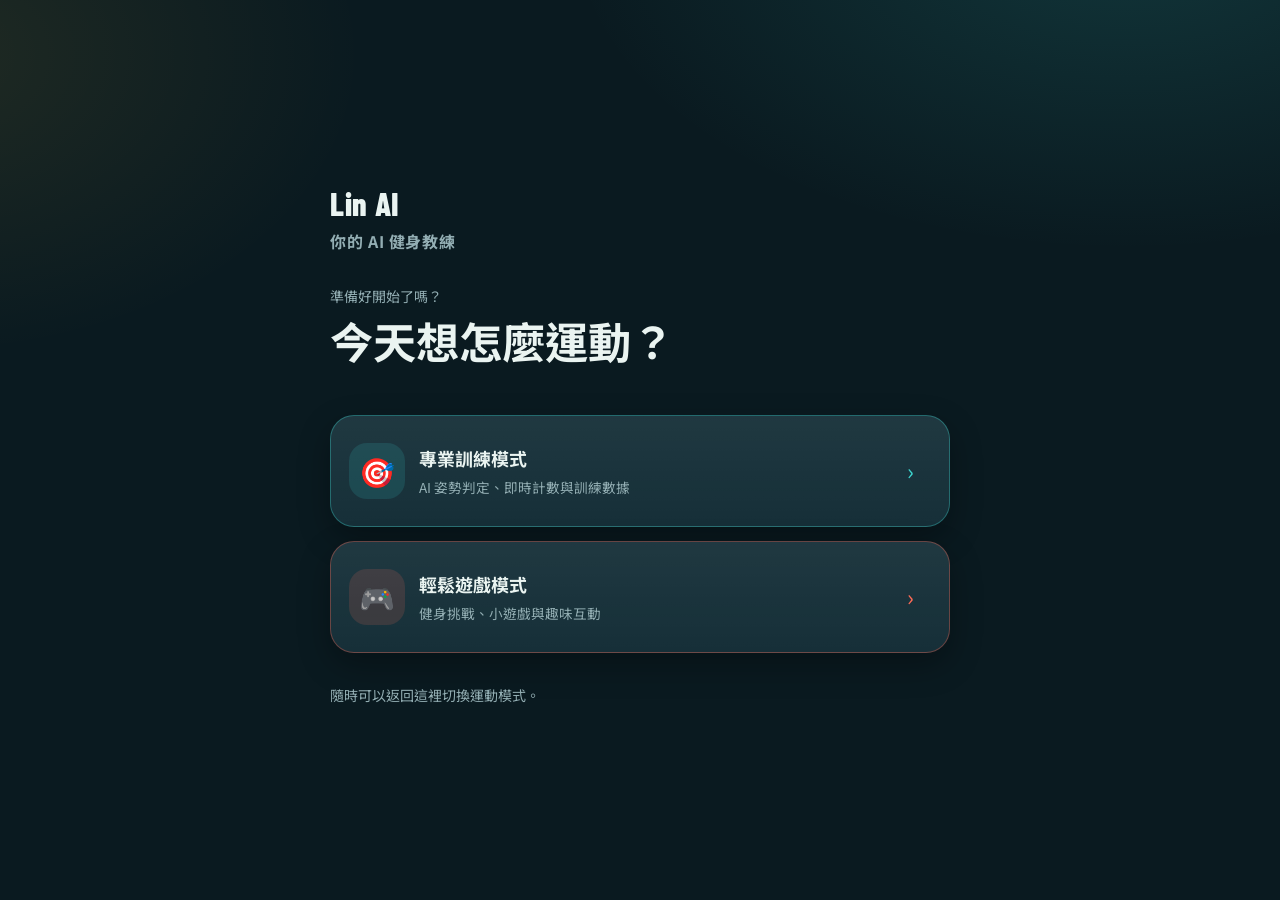
<file: index.html>
<!doctype html>
<html lang="zh-Hant">
  <head>
    <meta charset="UTF-8" />
    <meta http-equiv="refresh" content="0; url=./fitai-web/index.html" />
    <meta name="viewport" content="width=device-width, initial-scale=1.0" />
    <title>Lin AI 健身教練</title>
  </head>
  <body>
    <script>
      location.replace('./fitai-web/index.html');
    </script>
  </body>
</html>
</file>
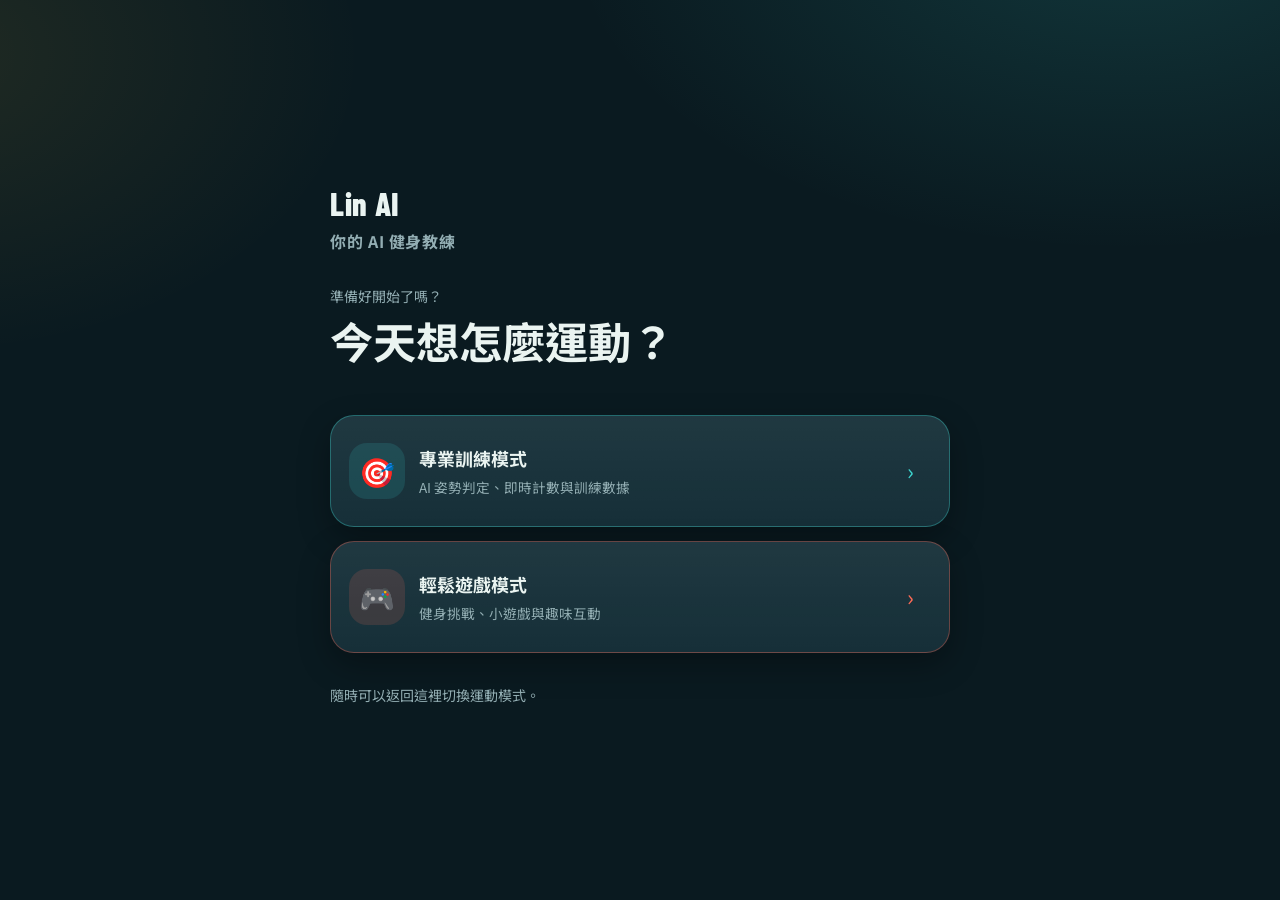
<file: fitai-web/index.html>
<!DOCTYPE html>
<!-- Lin AI 健身教練：這個檔案只放畫面（HTML）。樣式在 css/，程式在 js/。每個區塊上方的註解寫著它的程式和樣式在哪個檔案 -->
<html lang="zh-Hant">
<head>
<meta charset="utf-8">
<meta name="viewport" content="width=device-width, initial-scale=1.0, maximum-scale=1.0, user-scalable=no, viewport-fit=cover">
<meta name="theme-color" content="#0a1a20">
<link rel="manifest" href="manifest.webmanifest">
<link rel="apple-touch-icon" href="assets/icons/apple-touch-icon.png">
<meta name="mobile-web-app-capable" content="yes">
<meta name="apple-mobile-web-app-capable" content="yes">
<meta name="apple-mobile-web-app-title" content="Lin AI">
<meta name="apple-mobile-web-app-status-bar-style" content="black-translucent">
<title>Lin AI 健身教練</title>
<link rel="icon" href="data:image/svg+xml,%3Csvg xmlns='http://www.w3.org/2000/svg' viewBox='0 0 100 100'%3E%3Ctext y='.9em' font-size='90'%3E💪%3C/text%3E%3C/svg%3E">
<link rel="preconnect" href="https://fonts.googleapis.com">
<link rel="preconnect" href="https://fonts.gstatic.com" crossorigin>
<link href="https://fonts.googleapis.com/css2?family=Barlow+Condensed:wght@600;700;800&family=Noto+Sans+TC:wght@400;500;700;900&display=swap" rel="stylesheet">
<!-- 樣式：依編號順序載入（後面的會蓋過前面的）。 -->
<link rel="stylesheet" href="css/01-基本樣式.css">
<link rel="stylesheet" href="css/02-視覺強化.css">
<link rel="stylesheet" href="css/03-首頁與模式主題.css">
<link rel="stylesheet" href="css/04-遊戲畫面.css">
<link rel="stylesheet" href="css/05-鏡頭與計時器畫面.css">
<link rel="stylesheet" href="css/06-版面調整與手機.css">
<link rel="stylesheet" href="css/07-訓練報告.css">
</head>
<body>

<!-- ===== 首頁：今天想怎麼運動？（選專業／遊戲模式） ｜ 程式：js/03-分頁切換.js ｜ 樣式：css/03-首頁與模式主題.css ===== -->
<section class="mode-home" id="modeHome" aria-labelledby="homeTitle">
  <div class="home-brand">Lin AI<span>你的 AI 健身教練</span></div>
  <div>
    <p class="small mute">準備好開始了嗎？</p>
    <h1 class="home-title" id="homeTitle">今天想怎麼運動？</h1>
  </div>
  <div class="home-options">
    <button class="mode-choice professional" type="button" data-mode-choice="professional">
      <span class="mode-icon" aria-hidden="true">🎯</span>
      <span class="mode-copy"><strong>專業訓練模式</strong><small>AI 姿勢判定、即時計數與訓練數據</small></span>
      <span class="mode-arrow" aria-hidden="true">›</span>
    </button>
    <button class="mode-choice game" type="button" data-mode-choice="game">
      <span class="mode-icon" aria-hidden="true">🎮</span>
      <span class="mode-copy"><strong>輕鬆遊戲模式</strong><small>健身挑戰、小遊戲與趣味互動</small></span>
      <span class="mode-arrow" aria-hidden="true">›</span>
    </button>
  </div>
  <p class="small mute">隨時可以返回這裡切換運動模式。</p>
</section>

<div class="app-shell">
<!-- ===== 上方列：切換模式、語音、音樂、登入、統計數字 ｜ 程式：js/01-共用工具與資料.js（統計、語音）、js/19-帳號與好友排行.js（登入）、js/22-訓練音樂.js（音樂） ｜ 樣式：css/01-基本樣式.css ===== -->
<header class="top">
  <div class="top-heading">
    <div class="brand">Lin AI<small>健身教練</small></div>
    <div class="top-right">
      <span id="modeLabel"></span>
      <button class="btn ghost small" id="modeHomeBtn" type="button">切換模式</button>
      <button class="btn ghost small" id="voiceBtn" type="button"></button>
      <button class="fab" id="musicFab" type="button" aria-label="訓練音樂" aria-expanded="false"><svg viewBox="0 0 24 24" fill="none" stroke="currentColor" stroke-width="2.2" stroke-linecap="round" stroke-linejoin="round" aria-hidden="true"><path d="M9 18V5l11-2v13"/><circle cx="6" cy="18" r="3"/><circle cx="17" cy="16" r="3"/></svg></button>
      <button class="btn ghost small" id="accountBtn" type="button">登入 / 註冊</button>
      <button class="btn ghost small" id="fsBtn" type="button" hidden>全螢幕</button>
    </div>
  </div>
  <div class="stats" id="stats"></div>
  <div class="game-hud" id="gameStats" aria-label="遊戲紀錄">
    <div class="fact"><b id="headerGameCombo">0</b><span>最高連擊</span></div>
    <div class="fact"><b id="headerGameScore">0</b><span>最佳分數</span></div>
    <div class="fact"><b id="headerGameLevel">等級 1</b><span>遊戲等級</span></div>
  </div>
</header>
<!-- ===== 登入／註冊視窗 ｜ 程式：js/19-帳號與好友排行.js ===== -->
<dialog class="recdlg" id="accountDlg" aria-labelledby="accountTitle">
  <h2 id="accountTitle" style="margin-top:0;font-size:1.15rem">Lin AI 帳號</h2>
  <div id="accountSignedOut">
    <div class="acc-tabs" role="tablist" aria-label="帳號操作">
      <button type="button" role="tab" id="accountTabLogin" data-mode="login" aria-selected="true" aria-controls="accountForm">登入</button>
      <button type="button" role="tab" id="accountTabSignup" data-mode="signup" aria-selected="false" aria-controls="accountForm">建立帳號</button>
    </div>
    <form id="accountForm" class="stack" role="tabpanel" novalidate>
      <p class="small mute" id="accountHint">登入後，訓練與個人紀錄會同步到你的帳號。</p>
      <label class="f" for="accountEmail">電子郵件</label><input type="email" id="accountEmail" autocomplete="email" placeholder="you@example.com" required>
      <label class="f" for="accountPassword">密碼</label><input type="password" id="accountPassword" autocomplete="current-password" minlength="8" required>
      <div id="accountConfirmWrap" class="stack" hidden><label class="f" for="accountPassword2">確認密碼</label><input type="password" id="accountPassword2" autocomplete="new-password" minlength="8"></div>
      <button class="btn" id="accountSubmit" type="submit">登入</button>
      <button class="acc-link" id="accountRecover" type="button">忘記密碼？</button>
      <button class="acc-link" id="accountResend" type="button" hidden>重寄確認信</button>
    </form>
  </div>
  <div id="accountSignedIn" hidden>
    <div class="acc-card">
      <button type="button" class="av-btn" id="accountAvatar" aria-label="更換頭像" title="更換頭像"></button>
      <div class="acc-who">
        <div class="small mute">已登入</div>
        <div class="acc-email" id="accountEmailText"></div>
        <span class="acc-sync" id="accountSyncText"><i></i><span>紀錄已同步</span></span>
      </div>
    </div>
    <p class="small mute" style="margin:12px 2px 0">訓練、飲食與成就紀錄會自動備份到雲端，換手機登入同一個帳號就能接續使用。</p>
    <div class="acc-actions">
      <button class="btn teal" id="accountSyncNow" type="button">立即同步</button>
      <button class="btn ghost acc-logout" id="accountLogout" type="button">登出</button>
    </div>
  </div>
  <p id="accountStatus" class="small" role="status" aria-live="polite"></p>
  <div class="acc-foot"><button class="btn ghost small" id="accountClose" type="button">關閉</button></div>
</dialog>
<!-- ===== 語音播報設定視窗 ｜ 程式：js/01-共用工具與資料.js ===== -->
<dialog class="recdlg" id="voiceDlg" aria-labelledby="voiceTitle">
  <h3 id="voiceTitle" style="margin-top:0">語音設定</h3>
  <div class="stack">
    <label class="row" style="justify-content:space-between"><b>語音報數</b><input type="checkbox" id="vcOn"></label>
    <div><label class="f" for="vcVoice">聲音</label><select id="vcVoice"></select></div>
    <p class="small mute" id="vcNote" style="margin:0"></p>
    <div class="slider"><label class="f" style="margin:0" for="vcRate">語速</label><output id="vcRateO"></output><input type="range" id="vcRate" min="0.7" max="1.5" step="0.05"></div>
    <div class="slider"><label class="f" style="margin:0" for="vcPitch">音調</label><output id="vcPitchO"></output><input type="range" id="vcPitch" min="0.7" max="1.4" step="0.05"></div>
    <div class="slider"><label class="f" style="margin:0" for="vcVol">音量</label><output id="vcVolO"></output><input type="range" id="vcVol" min="20" max="100" step="5"></div>
    <div><label class="f">報數頻率</label><div class="seg" id="vcEvery"><button type="button" data-v="1">每一下</button><button type="button" data-v="5">每 5 下</button><button type="button" data-v="10">每 10 下</button></div></div>
    <div class="row"><button class="btn teal grow" id="vcTest" type="button">🔊 試聽</button><button class="btn ghost" id="vcReset" type="button">恢復預設</button><button class="btn ghost" id="vcClose" type="button">完成</button></div>
  </div>
</dialog>
<!-- ===== 掃描好友 QR Code 視窗 ｜ 程式：js/19-帳號與好友排行.js ===== -->
<dialog class="recdlg" id="scanDlg" aria-labelledby="scanTitle">
  <h3 id="scanTitle" style="margin-top:0">掃描好友 QR 碼</h3>
  <div class="stack">
    <div class="scan-box"><video id="scanVideo" playsinline muted></video><i></i></div>
    <p class="small mute" id="scanMsg" role="status" aria-live="polite">把朋友的 QR 碼放進框框裡。</p>
    <div class="row" style="justify-content:flex-end"><button class="btn ghost" id="scanClose" type="button">取消</button></div>
  </div>
</dialog>
<!-- ===== 我的邀請 QR Code 視窗 ｜ 程式：js/19-帳號與好友排行.js ===== -->
<dialog class="recdlg" id="qrDlg" aria-labelledby="qrTitle">
  <h3 id="qrTitle" style="margin-top:0;text-align:center">讓朋友掃這個加你</h3>
  <div class="stack" style="text-align:center">
    <div class="qr-big" id="qrBig"></div>
    <div class="codebox" id="qrCode"></div>
    <div class="row" style="justify-content:center"><button class="btn ghost" id="qrClose" type="button">關閉</button></div>
  </div>
</dialog>
<!-- ===== 選頭像視窗 ｜ 程式：js/19-帳號與好友排行.js ===== -->
<dialog class="recdlg" id="avatarDlg" aria-labelledby="avatarTitle">
  <h3 id="avatarTitle" style="margin-top:0">選擇頭像</h3>
  <div class="stack">
    <div class="av-prev"><span id="avPreview"></span><div><b id="avPreviewName"></b><div class="small mute">好友排行榜和帳號都會顯示這個頭像</div></div></div>
    <div class="row">
      <label class="btn teal grow" style="cursor:pointer; text-align:center">📷 上傳照片<input type="file" id="avFile" accept="image/*" hidden></label>
      <button class="btn ghost" id="avReset" type="button">改用名字首字</button>
    </div>
    <div class="seg" id="avTabs"></div>
    <div class="av-grid" id="avEmojis"></div>
    <div id="avColorBox"><label class="f">底色</label><div class="av-colors" id="avColors"></div></div>
    <div class="row" style="justify-content:flex-end"><span class="row"><button class="btn ghost" id="avCancel" type="button">取消</button><button class="btn" id="avSave" type="button">儲存</button></span></div>
  </div>
</dialog>
<!-- ===== 提醒列：該去訓練了 ｜ 程式：js/17-課表與訓練提醒.js ===== -->
<div class="wbar" id="planBar" role="alert" hidden>
  <span id="plText"></span>
  <button class="btn small" id="plGo" type="button">去訓練</button>
  <button class="btn ghost small" id="plLater" type="button">30 分鐘後再提醒</button>
  <button class="x" id="plClose" type="button" aria-label="關閉提醒">×</button>
</div>
<!-- ===== 提示列：有新版本、安裝 App ｜ 程式：js/23-安裝App與啟動.js ===== -->
<div class="notice" id="updateBar" hidden style="max-width:1068px;margin:0 auto 12px"><span>網站有新版本了，重新整理就會更新。</span> <button class="btn small" type="button" id="updateGo">重新整理</button></div>
<div class="notice" id="installBar" hidden><span id="installTxt"></span><button class="btn small" type="button" id="installGo">安裝</button><button class="btn ghost small" type="button" id="installNo">不用了</button></div>
<!-- ===== 右下提示訊息（toast） ｜ 程式：js/01-共用工具與資料.js ===== -->
<div class="toast" id="toast" role="status" aria-live="polite" hidden></div>

<main>
<!-- ===== 分頁：鏡頭計數 ｜ 程式：js/04-鏡頭計數.js（進階設定與錄影在 js/20-進階偵測與錄影.js，動作判定在 js/02-姿勢偵測與鏡頭.js） ｜ 樣式：css/05-鏡頭與計時器畫面.css ===== -->
<section class="panel active" id="tab-cam">
  <div class="step-view cam-picker" id="camPicker">
    <div class="step-heading">
      <div><span class="eyebrow">今日訓練</span><h2>選擇訓練動作</h2></div>
      <span class="step-count">01 / 02</span>
    </div>
    <button class="daily-quick" type="button" id="dailyGo">
      <span class="daily-quick-icon" aria-hidden="true">✦</span>
      <span class="daily-quick-copy"><strong id="dailyTxt"></strong><small id="dailySub"></small><span class="daily-quick-bar"><i id="dailyBar"></i></span><small id="dailyPlan"></small></span>
      <span class="daily-quick-arrow" aria-hidden="true">›</span>
    </button>
    <div class="movement-grid" id="camMovementGrid" aria-label="選擇訓練動作">
      <button class="movement-card" type="button" data-ex="深蹲"><span class="movement-icon">🏋️</span><strong>深蹲</strong><small>臀部・大腿</small></button>
      <button class="movement-card" type="button" data-ex="伏地挺身"><span class="movement-icon">💪</span><strong>伏地挺身</strong><small>胸部・手臂</small></button>
      <button class="movement-card" type="button" data-ex="開合跳"><span class="movement-icon">⚡</span><strong>開合跳</strong><small>全身・心肺</small></button>
      <button class="movement-card" type="button" data-ex="高抬腿"><span class="movement-icon">🏃</span><strong>高抬腿</strong><small>核心・心肺</small></button>
      <button class="movement-card" type="button" data-ex="弓箭步"><span class="movement-icon">🦵</span><strong>弓箭步</strong><small>臀部・腿部</small></button>
      <button class="movement-card" type="button" data-ex="仰臥起坐"><span class="movement-icon">✨</span><strong>仰臥起坐</strong><small>腹部・核心</small></button>
      <button class="movement-card" type="button" data-ex="肩推"><span class="movement-icon">🙌</span><strong>肩推</strong><small>肩膀・手臂</small></button>
      <button class="movement-card" type="button" data-ex="啞鈴俯身划船"><span class="movement-icon">🚣</span><strong>啞鈴俯身划船</strong><small>背部・手臂</small></button>
    </div>
    <div class="movement-more"><label for="camEx">更多訓練動作</label><select id="camEx"></select></div>
  </div>
  <div class="step-view cam-session" id="camSession" hidden>
    <div class="session-toolbar">
      <button class="icon-control" id="camBack" type="button" aria-label="返回動作選擇">‹</button>
      <div class="session-title"><span class="eyebrow">AI 姿勢訓練</span><strong id="camCurrent">深蹲</strong></div>
      <div class="session-camera-switch" role="group" aria-label="選擇鏡頭">
        <button class="icon-control active" type="button" data-facing="user" aria-label="使用前鏡頭">前</button>
        <button class="icon-control" type="button" data-facing="environment" aria-label="使用後鏡頭">後</button>
      </div>
    </div>
    <div class="cam-stage-wrap">
      <div data-stage="cam"></div>
      <div class="cam-idle-card" id="camIdle">
        <span class="cam-idle-icon" aria-hidden="true">◎</span>
        <strong>準備好開始了嗎？</strong>
        <span>請將全身保持在畫面框線內，準備好後即可開始動作</span>
        <button class="btn teal" type="button" id="camBegin">開始訓練</button>
      </div>
      <div class="cam-session-bottom">
        <div class="judgement-control"><span>判定標準</span><div class="seg" id="camStandard"><button class="on" type="button" data-standard="normal">一般</button><button type="button" data-standard="strict">嚴格</button></div></div>
        <button class="btn ghost cam-end" type="button" id="camEnd">結束訓練</button>
      </div>
    </div>
    <div class="cam-history"><span>最近訓練</span><ul class="log" id="histList"></ul></div>
    <div class="cam-legacy" hidden>
      <button class="btn grow" id="camStart" type="button">開始訓練</button><button class="btn ghost" id="camStop" type="button" disabled>關閉</button>
      <input type="range" id="camRelax" min="0" max="30" value="10"><output id="camRelaxO">10%</output>
      <div class="seg facingSeg"></div><div id="camAdv" hidden>
        <div id="cfg3d"><button type="button" data-v="1">3D</button><button type="button" data-v="0">2D</button></div>
        <input type="range" id="cfgVis"><output id="cfgVisO"></output><input type="range" id="cfgWin"><output id="cfgWinO"></output>
        <input type="range" id="cfgConf"><output id="cfgConfO"></output><select id="cfgModel"><option value="full">精準</option><option value="lite">輕量</option></select>
        <select id="camDev"></select><input type="checkbox" id="cfgMirror"><input type="checkbox" id="cfgShow">
        <button id="cfgReset" type="button">還原</button>
      </div>
      <b id="camFormV">—</b><b id="camTempoV">—</b><button class="btn teal" id="camSave" type="button" disabled>儲存這組並歸零</button>
    </div>
  </div>
</section>

<!-- ===== 分頁：訓練計時器 ｜ 程式：js/05-訓練計時器.js（我的菜單在 js/12-我的菜單.js） ｜ 樣式：css/05-鏡頭與計時器畫面.css ===== -->
<section class="panel" id="tab-timer">
  <div class="step-view timer-setup" id="timerSetup">
    <div class="step-heading">
      <div><span class="eyebrow">訓練計時器</span><h2>選擇今日菜單</h2></div>
      <span class="step-count">01 / 02</span>
    </div>
    <div class="timer-mode-area">
      <label class="f">訓練模式</label>
      <div class="seg" id="tModes"></div>
      <p class="small mute" id="tDesc"></p>
    </div>
    <div id="tParams" class="timer-params"></div>
    <div id="tPicks" hidden>
      <label class="f">循環動作</label>
      <div id="tPickList" class="row" style="gap:6px 14px"></div>
    </div>
    <div class="timer-setup-foot">
      <div class="timer-summary"><span>總時間 <b id="tTotal">0:00</b></span><span>訓練階段 <b id="tCount">0</b></span></div>
      <button class="btn teal block timer-start" type="button" id="timerBegin">開始訓練</button>
    </div>
    <details class="timer-optional">
      <summary>更多訓練設定</summary>
      <div class="stack">
        <div class="slider"><label class="f" style="margin:0">開始前準備（秒）</label><output id="tPrepO">5</output><input type="range" id="tPrep" min="3" max="15" value="5"></div>
        <label><input type="checkbox" id="tSound" checked> 倒數提示音</label>
        <div id="tWarn" class="notice warn small" hidden></div>
        <div class="card stack" id="tCamCard">
          <label><input type="checkbox" id="tCamOn"> 同步記錄每組次數</label>
          <div id="tCamBox" class="stack" hidden>
            <div id="tExWrap"><label class="f" for="tEx">訓練動作</label><select id="tEx"></select></div>
            <p class="small mute" id="tExNote" hidden>循環訓練會依每個階段的動作自動切換計數。</p>
            <div><label class="f">使用的鏡頭</label><div class="seg facingSeg"></div></div>
            <div class="row"><button class="btn teal grow" id="tCamBtn" type="button">開啟鏡頭</button><button class="btn ghost" id="tCamOff" type="button" disabled>關閉</button></div>
            <div id="timerCameraSetupHost" data-stage="timer"></div>
            <p class="small mute">只在訓練階段記錄次數。伏地挺身與深蹲建議從側面拍攝。</p>
          </div>
        </div>
        <div class="card stack">
          <h3 style="margin:0;font-size:1rem">我的菜單</h3>
          <p class="small mute">儲存目前設定，下次快速開始。</p>
          <div class="row"><input type="text" id="mpName" maxlength="12" placeholder="輸入菜單名稱" style="flex:1 1 160px;background:var(--bg2);color:var(--ink);border:1px solid var(--line);border-radius:10px;padding:10px 12px;font:inherit"><button class="btn teal" type="button" id="mpSave">儲存</button></div>
          <div class="row" id="mpList" style="gap:8px"></div>
        </div>
      </div>
    </details>
  </div>
  <div class="step-view timer-session" id="timerSession" hidden>
    <div class="session-toolbar">
      <button class="icon-control" id="timerBack" type="button" aria-label="返回菜單">‹</button>
      <div class="session-title"><span class="eyebrow">專注訓練</span><strong id="timerModeName">經典 HIIT</strong></div>
      <span class="step-count">02 / 02</span>
    </div>
    <div id="timerSessionCamera"></div>
    <div class="timer-dash"><div class="tcard idle" id="tCard"><div class="tlabel">準備開始訓練</div></div></div>
    <div class="timer-session-actions">
      <button class="btn teal block timer-start" id="tStart" type="button">開始訓練</button>
      <button class="btn ghost block timer-stop" id="tStop" type="button" disabled>結束訓練</button>
      <div id="tResult" class="card" hidden></div>
    </div>
  </div>
</section>

<!-- ===== 分頁：跑步 ｜ 程式：js/10-跑步.js ===== -->
<section class="panel" id="tab-runk">
  <div class="grid2">
    <div class="stack">
      <div class="tcard idle" id="rkCard" style="min-height:0">
        <div class="tlabel" id="rkLbl">選好模式，按「開始跑步」</div>
        <div class="rk-time" id="rkTime">0:00</div>
        <div class="rk-nums">
          <div><b id="rkKm">0.00</b><span>公里</span></div>
          <div><b id="rkPace">—</b><span id="rkPaceL">平均配速（/公里）</span></div>
          <div><b id="rkKc">0</b><span>大卡</span></div>
        </div>
        <div class="small" id="rkGps" style="margin-top:12px;min-height:1.4em;font-weight:700"></div>
      </div>
      <div class="row">
        <button class="btn grow" id="rkStart" type="button">開始跑步</button>
        <button class="btn ghost" id="rkStop" type="button" disabled>結束</button>
      </div>
      <div id="rkWarn" class="notice warn small" hidden></div>
      <div class="card stack" id="rkMapCard" hidden>
        <h4 style="margin:0">這次的路線</h4>
        <svg class="rk-map" id="rkMap" viewBox="0 0 400 220" preserveAspectRatio="xMidYMid meet" role="img" aria-label="跑步路線"></svg>
        <p class="small mute" style="margin:0">路線只畫在這個畫面上，不會儲存也不會上傳。</p>
      </div>
      <div class="card stack" id="rkResult" hidden>
        <h3 style="margin:0" id="rkResTitle">確認這次跑步</h3>
        <p class="small mute" style="margin:0" id="rkResNote"></p>
        <div class="row">
          <div class="grow"><label class="f" for="rkInKm">距離（公里）</label><input type="number" id="rkInKm" min="0.01" max="200" step="0.01"></div>
          <div class="grow"><label class="f" for="rkInMin">時間：分</label><input type="number" id="rkInMin" min="0" max="1440" step="1"></div>
          <div class="grow"><label class="f" for="rkInSec">秒</label><input type="number" id="rkInSec" min="0" max="59" step="1"></div>
          <div class="grow"><label class="f" for="rkInDate">日期</label><input type="date" id="rkInDate"></div>
        </div>
        <div class="facts"><div class="fact"><b id="rkPvPace">—</b><span>平均配速（/公里）</span></div><div class="fact"><b id="rkPvKmh">—</b><span>平均時速（km/h）</span></div><div class="fact"><b id="rkPvKc">0</b><span>消耗大卡</span></div></div>
        <div class="row">
          <button class="btn teal grow" type="button" id="rkSave">儲存紀錄</button>
          <button class="btn ghost" type="button" id="rkDiscard">不要存</button>
        </div>
      </div>
    </div>
    <div class="stack">
      <div>
        <label class="f">模式</label>
        <div class="seg" id="rkMode"><button type="button" data-v="gps">📍 戶外（GPS）</button><button type="button" data-v="mill">🏃 跑步機</button></div>
        <p class="small mute" id="rkDesc"></p>
      </div>
      <div id="rkSpeedWrap" class="slider" hidden><label class="f" style="margin:0" for="rkSpeed">跑步機速度（跑到一半也能調）</label><output id="rkSpeedO"></output><input type="range" id="rkSpeed" min="3" max="20" step="0.5"></div>
      <label><input type="checkbox" id="rkVoice"> 每跑完 1 公里用語音報時間和配速</label>
      <div class="facts" id="rkFacts"></div>
      <div class="card stack">
        <div class="row" style="justify-content:space-between">
          <h3 style="margin:0">跑步紀錄</h3>
          <button class="btn ghost small" type="button" id="rkAddBtn">＋ 補登</button>
        </div>
        <ul class="man-list" id="rkList"></ul>
      </div>
      <div class="notice small">GPS 模式跑步時請讓螢幕亮著、停在這個網頁；手機鎖螢幕或切到別的 App 後，瀏覽器可能就收不到定位，距離會少算。消耗熱量依「身體數據」的身高、體重、年齡和平均速度估算，只是參考值。</div>
    </div>
  </div>
</section>

<!-- ===== 分頁：挑戰與遊戲 ｜ 程式：js/06-挑戰與小遊戲.js（撐住挑戰在 js/15-撐住挑戰.js） ｜ 樣式：css/04-遊戲畫面.css ===== -->
<section class="panel" id="tab-game">
  <div class="game-lobby" id="gameLobby">
    <div class="game-lobby-head"><div><span class="eyebrow">街機遊戲大廳</span><h2>選擇你的挑戰</h2><p>站好位置，動起全身，開始闖關！</p></div><span class="step-count">遊戲中心</span></div>
    <div class="game-cards" id="gameCards">
      <button class="game-card" type="button" data-game="ch"><span class="game-card-icon">⏱️</span><span class="game-card-copy"><strong>一分鐘挑戰</strong><small>全身燃脂・計數闖關</small></span><span class="game-card-score"><b>—</b>最高</span><i class="game-rank">開始</i></button>
      <button class="game-card" type="button" data-game="hold"><span class="game-card-icon">🛡️</span><span class="game-card-copy"><strong>撐住挑戰</strong><small>核心穩定・耐力守關</small></span><span class="game-card-score"><b>—</b>最高</span><i class="game-rank">開始</i></button>
      <button class="game-card" type="button" data-game="pyr"><span class="game-card-icon">🔺</span><span class="game-card-copy"><strong>金字塔挑戰</strong><small>肌力攀登・層層突破</small></span><span class="game-card-score"><b>—</b>最高</span><i class="game-rank">開始</i></button>
      <button class="game-card" type="button" data-game="ninja"><span class="game-card-icon">🥷</span><span class="game-card-copy"><strong>健身忍者</strong><small>敏捷反應・雙手揮擊</small></span><span class="game-card-score"><b>—</b>最高</span><i class="game-rank">開始</i></button>
      <button class="game-card" type="button" data-game="run"><span class="game-card-icon">🏃</span><span class="game-card-copy"><strong>障礙跑酷</strong><small>全身移動・跳躍閃避</small></span><span class="game-card-score"><b>—</b>最高</span><i class="game-rank">開始</i></button>
      <button class="game-card" type="button" data-game="pose"><span class="game-card-icon">🧍</span><span class="game-card-copy"><strong>姿勢配對</strong><small>核心爆發・全身反應</small></span><span class="game-card-score"><b>—</b>最高</span><i class="game-rank">開始</i></button>
      <button class="game-card" type="button" data-game="rhythm"><span class="game-card-icon">🥊</span><span class="game-card-copy"><strong>全身節拍光拳</strong><small>節奏拳擊・高抬腿・深蹲</small></span><span class="game-card-score"><b>—</b>最高</span><i class="game-rank">全新</i></button>
      <button class="game-card" type="button" data-game="dodge"><span class="game-card-icon">☄️</span><span class="game-card-copy"><strong>極限隕石閃避</strong><small>弓步閃避・跳躍集晶</small></span><span class="game-card-score"><b>—</b>最高</span><i class="game-rank">全新</i></button>
    </div>
  </div>
  <dialog class="game-dialog" id="gameDetails">
    <div class="game-dialog-inner">
      <div class="game-dialog-head"><span class="game-dialog-icon" id="gameDialogIcon">🎮</span><div><h2 id="gameDialogTitle">準備開戰</h2><p id="gameDialogTags">全身挑戰</p></div><button class="icon-control" type="button" id="gameDialogClose" aria-label="關閉遊戲介紹">×</button></div>
      <div class="game-howto" id="gameDialogHowto"></div>
      <div><label class="f">選擇難度</label><div class="seg" id="gameDifficulty"><button type="button" data-diff="easy">輕鬆</button><button type="button" data-diff="normal" class="on">標準</button><button type="button" data-diff="hard">地獄</button></div></div>
      <button class="btn game-play" type="button" id="gamePlayNow">開始遊戲</button>
    </div>
  </dialog>
  <div class="game-arena" id="gameArena" hidden>
    <div class="game-arena-stage" id="gameArenaStage"></div>
    <div class="game-arena-hud">
      <div class="game-arena-top">
        <button class="game-arena-control" type="button" id="gameArenaExit" aria-label="返回遊戲大廳">⌂</button>
        <div class="game-arena-title"><strong id="gameArenaName">遊戲舞台</strong><small id="gameArenaSub">全身保持在畫面框線內</small></div>
        <div class="game-arena-live"><div class="game-arena-clock" id="gameArenaClock">60</div><div class="game-arena-score" id="gameArenaScore">0</div></div>
      </div>
      <div><div class="game-arena-combo" id="gameArenaCombo">🔥 連擊 × 0</div><div class="game-arena-boss">頭目能量<i id="gameArenaBossBar" style="width:100%"></i></div></div>
      <div class="game-arena-bottom"><span class="game-arena-tip" id="gameArenaTip">準備好後，跟著節奏動起來！</span><button class="game-arena-control" type="button" id="gameArenaPause" aria-label="暫停遊戲">Ⅱ</button></div>
    </div>
    <div class="game-arena-overlay" id="gameArenaCountdown" hidden><div><div class="game-count-number" id="gameCountNumber">3</div><div class="game-count-guide"><strong>全身站在框線內</strong><span>保持頭、手腕與膝蓋都在鏡頭範圍，倒數結束立即開始！</span></div></div></div>
    <div class="game-arena-overlay" id="gameArenaPausePanel" hidden><div class="game-result"><div class="game-result-badge">Ⅱ</div><h2>暫停一下</h2><p>調整呼吸，準備好再繼續挑戰。</p><div class="game-result-actions"><button class="btn game-play" type="button" id="gameArenaResume">繼續遊戲</button><button class="btn ghost" type="button" id="gamePauseExit">返回大廳</button></div></div></div>
    <div class="game-arena-overlay" id="gameArenaResult" hidden><div class="game-result"><div class="game-result-badge" id="gameResultRank">A</div><h2 id="gameResultTitle">挑戰完成</h2><div class="game-result-score" id="gameResultScore">0</div><div class="game-result-metrics"><div><b id="gameResultCombo">0</b><span>最高連擊</span></div><div><b id="gameResultXp">0</b><span>獲得經驗值</span></div><div><b id="gameResultKcal">0</b><span>消耗大卡</span></div></div><p id="gameResultMessage">表現出色，繼續保持！</p><div class="game-result-actions"><button class="btn game-play" type="button" id="gameReplay">再玩一局</button><button class="btn ghost" type="button" id="gameResultBack">返回大廳</button></div></div></div>
  </div>
  <div id="gameLegacy" hidden>
  <div class="seg" id="gSub" style="margin-bottom:18px">
    <button class="on" data-sub="ch">一分鐘挑戰</button>
    <button data-sub="hold">撐住挑戰</button>
    <button data-sub="pyr">🔺 金字塔挑戰</button>
    <button data-sub="ninja">🥷 健身忍者</button>
    <button data-sub="run">🏃 障礙跑酷</button>
    <button data-sub="pose">🧍 姿勢配對</button>
  </div>

  <div id="sub-ch">
    <div class="grid2">
      <div class="stack">
        <div data-stage="ch"></div>
        <div class="tcard idle" id="chTimer" style="min-height:240px"><div class="tlabel">60 秒內你能做幾下？</div></div>
        <div id="chResult" hidden class="card stack">
          <div id="chResultMsg" class="notice"></div>
          <div class="row">
            <div class="grow"><label class="f" for="chReps">完成次數（鏡頭數不準可以改）</label><input type="number" id="chReps" min="0" max="300"></div>
            <button class="btn" id="chSubmit">提交成績</button>
          </div>
        </div>
        <div id="chDone" hidden class="notice"></div>
      </div>
      <div class="stack">
        <div><label class="f" for="chEx">項目</label><select id="chEx"></select></div>
        <div><label class="f">難度</label><div class="seg" id="chDiff"></div></div>
        <div class="facts">
          <div class="fact"><b id="chTarget">0</b><span>目標（下）</span></div>
          <div class="fact"><b id="chBest">—</b><span>個人最佳</span></div>
        </div>
        <p class="small mute" id="chRange"></p>
        <p class="small mute">星數：做到目標的 70% 得 1 顆、100% 得 2 顆、120% 得 3 顆。</p>
        <label><input type="checkbox" id="chCam" checked> 用鏡頭自動計算次數</label>
        <div><label class="f">使用的鏡頭</label><div class="seg facingSeg"></div></div>
        <div class="row">
          <button class="btn teal grow" id="chCamBtn">開啟鏡頭</button>
          <button class="btn ghost" id="chCamOff" disabled>關閉</button>
        </div>
        <label><input type="checkbox" id="chSound" checked> 倒數音效</label>
        <button class="btn block" id="chStart">開始 60 秒挑戰</button>
        <div id="chWarn" class="notice warn small" hidden></div>
        <div><h3 style="font-size:1rem">最近的成績</h3><table id="chLog"></table></div>
      </div>
    </div>
  </div>

  <div id="sub-hold" hidden>
    <div class="grid2">
      <div class="stack">
        <div data-stage="hold"></div>
        <div id="hResult" class="notice" hidden></div>
      </div>
      <div class="stack">
        <div><label class="f" for="hEx">項目</label><select id="hEx"><option>平板支撐</option><option>側棒式</option></select></div>
        <div><label class="f">目標秒數</label><div class="seg" id="hTarget"><button type="button" data-v="30" class="on">30</button><button type="button" data-v="45">45</button><button type="button" data-v="60">60</button><button type="button" data-v="90">90</button><button type="button" data-v="120">120</button></div></div>
        <div class="facts"><div class="fact"><b id="hBest">—</b><span>個人最佳（秒）</span></div></div>
        <p class="small mute" id="hTip"></p>
        <div><label class="f">使用的鏡頭</label><div class="seg facingSeg"></div></div>
        <div class="row"><button class="btn teal grow" id="hCamBtn" type="button">開啟鏡頭</button><button class="btn ghost" id="hCamOff" type="button" disabled>關閉</button></div>
        <button class="btn block" id="hStart" type="button">開始（3 秒後計時）</button>
        <div id="hWarn" class="notice warn small" hidden></div>
        <p class="small mute">只有「姿勢正確」的時間才會計入秒數；姿勢跑掉會暫停計時，並提醒你怎麼修正。</p>
        <div><h4>最近的成績</h4><table id="hLog"></table></div>
      </div>
    </div>
  </div>

  <div id="sub-ninja" hidden>
    <div class="grid2">
      <div class="stack">
        <div data-stage="ninja"></div>
        <div id="njResult" class="nj-result" hidden></div>
      </div>
      <div class="stack">
        <div class="nj-intro">
          <h3 style="margin:0">🥷 健身忍者</h3>
          <ul class="small">
            <li>🍎 用<b>手</b>去碰畫面上的水果，連續打中會累積<b>連擊倍率</b></li>
            <li>⬇️ 標著「蹲」的低目標要<b>蹲下</b>才打得到，分數加倍，還會算進深蹲次數</li>
            <li>⭐ 金星 +30 分；💣 炸彈千萬別碰，會扣分又斷連擊</li>
            <li>⚡ 最後 10 秒進入<b>狂熱時間</b>，目標變多、分數 ×2</li>
          </ul>
        </div>
        <div><label class="f">難度</label><div class="seg" id="njDiff"></div></div>
        <div class="facts">
          <div class="fact"><b id="njBest">—</b><span>這個難度最高分</span></div>
          <div class="fact"><b id="njCombo">0</b><span>最高連擊</span></div>
          <div class="fact"><b id="njHits">0</b><span>累計擊中</span></div>
        </div>
        <p class="small mute">站離鏡頭約 2 公尺，讓<b>頭到膝蓋</b>都在畫面裡，手往兩側伸直也不會出框最好。</p>
        <div><label class="f">使用的鏡頭</label><div class="seg facingSeg"></div></div>
        <div class="row"><button class="btn teal grow" id="njCamBtn" type="button">開啟鏡頭</button><button class="btn ghost" id="njCamOff" type="button" disabled>關閉</button></div>
        <button class="btn block" id="njStart" type="button">開始遊戲</button>
        <div id="njWarn" class="notice warn small" hidden></div>
        <div><h4>最近的成績</h4><table id="njLog"></table></div>
      </div>
    </div>
  </div>
  <div id="sub-run" hidden>
    <div class="grid2">
      <div class="stack">
        <div data-stage="run"></div>
        <div id="rnResult" class="nj-result" hidden></div>
      </div>
      <div class="stack">
        <div class="nj-intro"><h3 style="margin:0">🏃 障礙跑酷</h3><ul class="small"><li>小人會自動往前跑，你在鏡頭前<b>原地</b>控制它</li><li>📦 箱子來了 → <b>往上跳</b>跳過去</li><li>🦅 飛鳥來了 → <b>蹲下</b>躲過去，會算進深蹲次數</li><li>❤️ 有 3 條命，越跑越快，看你能跑多遠！</li></ul></div>
        
        <div class="facts"><div class="fact"><b id="rnBest">—</b><span>最高分</span></div><div class="fact"><b id="rnPlays">0</b><span>遊玩次數</span></div></div>
        <p class="small mute">站離鏡頭約 2～3 公尺，<b>肩膀到膝蓋</b>都要入鏡。倒數的 3 秒請站直不動，會記下你的站姿高度。</p>
        <div><label class="f">使用的鏡頭</label><div class="seg facingSeg"></div></div>
        <div class="row"><button class="btn teal grow" id="rnCamBtn" type="button">開啟鏡頭</button><button class="btn ghost" id="rnCamOff" type="button" disabled>關閉</button></div>
        <button class="btn block" id="rnStart" type="button">開始遊戲</button>
        <div id="rnWarn" class="notice warn small" hidden></div>
        <div><h4>最近的成績</h4><table id="rnLog"></table></div>
      </div>
    </div>
  </div>
  <div id="sub-pose" hidden>
    <div class="grid2">
      <div class="stack">
        <div data-stage="pose"></div>
        <div id="psResult" class="nj-result" hidden></div>
      </div>
      <div class="stack">
        <div class="nj-intro"><h3 style="margin:0">🧍 姿勢配對</h3><ul class="small"><li>牆壁會從四周壓過來，在時間內<b>擺出畫面上的姿勢</b></li><li>姿勢正確撐 0.5 秒就過關，越快過關分數越高</li><li>連續過關有連過加成；撞牆 3 次遊戲結束</li><li>一共 20 關，全部過關再加 300 分，越後面時間越短！</li></ul></div>
        <div><label class="f">會出現的姿勢</label><div class="ps-poses" id="psPoses"></div></div>
        <div class="facts"><div class="fact"><b id="psBest">—</b><span>最高分</span></div><div class="fact"><b id="psPlays">0</b><span>遊玩次數</span></div></div>
        <p class="small mute">站離鏡頭約 2～3 公尺，讓<b>全身</b>都入鏡，雙手張開也不會出框。</p>
        <div><label class="f">使用的鏡頭</label><div class="seg facingSeg"></div></div>
        <div class="row"><button class="btn teal grow" id="psCamBtn" type="button">開啟鏡頭</button><button class="btn ghost" id="psCamOff" type="button" disabled>關閉</button></div>
        <button class="btn block" id="psStart" type="button">開始遊戲</button>
        <div id="psWarn" class="notice warn small" hidden></div>
        <div><h4>最近的成績</h4><table id="psLog"></table></div>
      </div>
    </div>
  </div>
  <div id="sub-pyr" hidden>
    <div class="grid2">
      <div class="stack">
        <div data-stage="pyr"></div>
        <div class="py-board" id="pyBoard" aria-label="金字塔進度"></div>
        <div id="pyResult" class="nj-result" hidden></div>
      </div>
      <div class="stack">
        <div class="nj-intro"><h3 style="margin:0">🔺 金字塔挑戰</h3><ul class="small"><li>第 1 層做 1 下、第 2 層做 2 下……一路爬到<b>頂層</b>，再一層一層做回 1 下</li><li>每層做完自動進入休息，休息完馬上開始下一層</li><li>每層都有時間限制，<b>時間內沒做完就挑戰失敗</b></li><li>完整登頂再下山有額外經驗值，鏡頭偵測的次數都會算進紀錄</li></ul></div>
        <div><label class="f" for="pyEx">動作</label><select id="pyEx"></select></div>
        <div><label class="f">頂層次數</label><div class="seg" id="pyPeak"><button type="button" data-v="5" class="on">5 下</button><button type="button" data-v="8">8 下</button><button type="button" data-v="10">10 下</button></div></div>
        <div><label class="f">每層休息</label><div class="seg" id="pyRest"><button type="button" data-v="10" class="on">10 秒</button><button type="button" data-v="15">15 秒</button><button type="button" data-v="20">20 秒</button><button type="button" data-v="30">30 秒</button></div></div>
        <div class="facts"><div class="fact"><b id="pyTotal">0</b><span>完成可做（下）</span></div><div class="fact"><b id="pyBest">—</b><span>最多次數</span></div><div class="fact"><b id="pyFullN">0</b><span>完整登頂</span></div></div>
        <div><label class="f">使用的鏡頭</label><div class="seg facingSeg"></div></div>
        <div class="row"><button class="btn teal grow" id="pyCamBtn" type="button">開啟鏡頭</button><button class="btn ghost" id="pyCamOff" type="button" disabled>關閉</button></div>
        <button class="btn block" id="pyStart" type="button">開始挑戰</button>
        <div id="pyWarn" class="notice warn small" hidden></div>
        <div><h4>最近的成績</h4><table id="pyLog"></table></div>
      </div>
    </div>
    <div hidden><div data-stage="rhythm"></div><div data-stage="dodge"></div></div>
    </div>
  </div>
</section>

<!-- ===== 分頁：統計紀錄 ｜ 程式：js/11-統計與成就.js（喝水 09、課表 17、備份 14） ===== -->
<section class="panel" id="tab-stats">
  <div class="stack">
    <div class="seg stats-segments" role="tablist" aria-label="紀錄分類">
      <button class="on" type="button" role="tab" aria-selected="true" data-stats-view="training">訓練數據</button>
      <button type="button" role="tab" aria-selected="false" data-stats-view="schedule">課表與喝水</button>
      <button type="button" role="tab" aria-selected="false" data-stats-view="data">資料管理</button>
    </div>
    <div class="stats-subpanel stack" data-stats-panel="training">
    <div class="facts st-facts" id="stFacts"></div>
    <div class="card stack" id="manCard">
      <div><h3 style="margin:0">✍️ 自訂紀錄</h3><p class="small mute" style="margin:4px 0 0">沒用鏡頭做的運動（健身房、外出、補登）可以自己記。會算進統計、熱量和每日目標，但<b>不計入好友排行</b>。</p></div>
      <div class="man-form">
        <div><label class="f" for="manEx">動作</label><select id="manEx"></select></div>
        <div id="manNameWrap" hidden><label class="f" for="manName">動作名稱</label><input type="text" id="manName" maxlength="12" placeholder="例如：划船機"></div>
        <div><label class="f" for="manN">次數</label><input type="number" id="manN" min="1" max="2000" step="1" placeholder="20"></div>
        <div><label class="f" for="manDate">日期</label><input type="date" id="manDate"></div>
        <button class="btn" type="button" id="manAdd">新增紀錄</button>
      </div>
      <ul class="man-list" id="manList"></ul>
    </div>
    <div class="card stack">
      <div><h3 style="margin:0">各動作累計</h3><p class="small mute" style="margin:4px 0 0">依動作分類統計，總訓練量不會混在單一動作裡。</p></div>
      <div id="stExTotals"></div>
    </div>
    <div class="card stack" id="stChartCard">
      <div class="row st-ex-head">
        <h3 class="st-ex-title"><label for="stExercise">動作：</label><select id="stExercise"></select></h3>
        <div class="seg" id="stRange"><button class="on" data-n="7">7 天</button><button data-n="30">30 天</button></div>
      </div>
      <div class="st-ex-stats" id="stExStats"></div>
      <div id="stChart"></div>
    </div>
    <div class="card stack">
      <div class="row" style="justify-content:space-between">
        <h3 style="margin:0">單一動作每日目標</h3>
        <div style="width:130px"><input type="number" id="stGoal" min="10" max="1000" step="10" aria-label="每日目標次數"></div>
      </div>
      <div class="bar"><i id="stGoalBar"></i></div>
      <p class="small mute" id="stGoalTxt"></p>
    </div>
    <div class="card stack" id="stHeatCard"><h3 style="margin:0">運動日曆</h3><div id="stHeat" style="overflow-x:auto"></div></div>
    <div class="card stack"><h3 style="margin:0">個人紀錄（單組最多）</h3><div id="stPR"></div></div>
    </div>
    <div class="stats-subpanel stack" data-stats-panel="schedule" hidden>
    <div class="card stack" id="schedCard">
      <div class="row" style="justify-content:space-between">
        <h3 style="margin:0">我的課表與提醒</h3>
        <label><input type="checkbox" id="scOn"> 開啟訓練提醒</label>
      </div>
      <p class="small mute" style="margin:0">每天填一個訓練內容，例如「下肢」「伏地挺身 + 有氧」；空白或寫「休息」就是休息日。</p>
      <div id="scGrid"></div>
      <div class="row"><div class="grow"><label class="f" for="scTime">提醒時間</label><select id="scTime"></select></div></div>
      <p class="small mute" id="scNote"></p>
    </div>
    <div class="card stack" id="waterCard">
      <div class="row" style="justify-content:space-between">
        <h3 style="margin:0">喝水紀錄</h3>
      </div>
      <div class="bar"><i id="wBar"></i></div>
      <p class="small" id="wTxt"></p>
      <div class="row">
        <button class="btn teal" type="button" data-ml="250">喝了 250 ml</button>
        <button class="btn teal" type="button" data-ml="500">喝了 500 ml</button>
        <button class="btn ghost" type="button" id="wUndo">撤銷上一筆</button>
      </div>
      <div class="row" style="align-items:flex-end">
        <div style="width:150px"><label class="f" for="wGoal">每日目標（ml）</label><input type="number" id="wGoal" min="500" max="6000" step="50"></div>
        <button class="btn ghost" type="button" id="wNotif">允許瀏覽器通知</button>
      </div>
      <p class="small mute" id="wNote"></p>
    </div>
    </div>
    <div class="stats-subpanel stack" data-stats-panel="data" hidden>
    <div class="card stack rpt-entry">
      <div><h3 style="margin:0">📊 訓練報告</h3><p class="small mute" style="margin:4px 0 0">把訓練成果整理成一份看得懂的報告，可以存成 PDF 或分享成圖片。</p></div>
      <div class="row">
        <button class="btn" type="button" id="rptWeekBtn">本週報告</button>
        <button class="btn teal" type="button" id="rptAllBtn">全部紀錄報告</button>
      </div>
    </div>
    <div class="card stack">
      <h3 style="margin:0">資料管理</h3>
      <p class="small mute" style="margin:0">登入帳號後紀錄會存在雲端，換裝置只要登入同一個帳號就好。</p>
      <div class="row">
        <button class="btn ghost" type="button" id="stReset">清除所有紀錄</button>
      </div>
      <details class="rpt-adv">
        <summary>進階：本機備份（沒有登入帳號時使用）</summary>
        <div class="stack" style="padding-top:10px">
          <p class="small mute" style="margin:0">沒登入時，紀錄只存在這個瀏覽器。換手機或電腦前，先匯出備份檔，再到新的裝置匯入。備份檔不含 API 金鑰。</p>
          <div class="row">
            <button class="btn ghost" type="button" id="stExport">匯出備份</button>
            <label class="btn ghost" style="cursor:pointer">匯入備份<input type="file" id="stImport" accept="application/json,.json" hidden></label>
          </div>
        </div>
      </details>
    </div>
    </div>
  </div>
</section>

<!-- ===== 分頁：好友排行 ｜ 程式：js/19-帳號與好友排行.js ===== -->
<section class="panel" id="tab-friends">
  <div style="max-width:760px; margin:0 auto" class="stack">
    <h2>好友排行</h2>
    <div id="frNoCfg" class="notice warn" hidden>好友功能暫時還不能使用，請稍後再試。</div>
    <div id="frMain" class="stack" hidden>
      <div class="notice" id="frNote" hidden></div>
      <div class="card stack">
        <div class="row" style="align-items:flex-end">
          <button type="button" class="av-btn" id="frAvatarBtn" aria-label="更換頭像" title="更換頭像"></button>
          <div class="grow"><label class="f" for="frName">暱稱</label><input type="text" id="frName" maxlength="12" placeholder="例如：小林"></div>
          <button class="btn" type="button" id="frSaveMe">儲存</button>
        </div>
        <div id="frInfo" class="notice" hidden>
          <div class="small mute" style="display:block; margin-bottom:6px">我的資訊</div>
          <div class="row" style="align-items:center; gap:10px; margin:0">
            <div class="grow"><div class="small mute">暱稱</div><b id="frInfoName">—</b></div>
            <div style="text-align:right"><div class="small mute">好友代碼</div><b id="frInfoCode" style="letter-spacing:.18em; font:800 1rem/1.2 var(--num)">—</b></div>
          </div>
        </div>
        <div id="frMeBox" class="fr-share" hidden></div>
      </div>
      <div class="card stack" id="frAddBox">
        <div class="row" style="justify-content:space-between; align-items:center">
          <h3 style="margin:0">加好友</h3>
          <button class="btn ghost small" type="button" id="frScan">掃描 QR</button>
        </div>
        <div class="row" style="align-items:center; gap:12px">
          <div id="frQR" class="fr-qr" title="點擊開啟大 QR" aria-label="我的好友 QR 碼" style="width:120px; height:120px; flex:none"><span class="small">儲存暱稱後產生好友 QR</span></div>
          <div class="grow">
            <label class="f" for="frCode">輸入對方 6 碼好友代碼</label>
            <div class="row" style="align-items:flex-end">
              <input class="grow" type="text" id="frCode" maxlength="8" placeholder="例如：K7M2QX" autocapitalize="characters" autocomplete="off">
              <button class="btn" type="button" id="frAdd">加入</button>
            </div>
            <div class="row" style="margin-top:8px; justify-content:flex-end">
              <label class="btn ghost small" style="cursor:pointer">從相簿讀取<input type="file" id="frScanFile" accept="image/*" hidden></label>
            </div>
          </div>
        </div>
      </div>
      <div class="card stack" id="frGroupsCard">
        <div class="row" style="justify-content:space-between;align-items:center">
          <h3 style="margin:0">我的群組</h3>
          <span class="small mute" id="frGroupCount">尚未加入群組</span>
        </div>
        <div class="row">
          <div class="grow"><label class="f" for="frGroupName">建立群組</label><input id="frGroupName" type="text" maxlength="30" placeholder="例如：週末健身團"></div>
          <button class="btn" type="button" id="frGroupCreate">建立</button>
        </div>
        <div class="row">
          <div class="grow"><label class="f" for="frGroupCode">輸入群組 6 碼代碼</label><input id="frGroupCode" type="text" maxlength="8" placeholder="例如：A8B2C4" autocapitalize="characters" autocomplete="off"></div>
          <button class="btn teal" type="button" id="frGroupJoin">加入群組</button>
        </div>
        <div id="frGroupNote" class="notice small" role="status" aria-live="polite" hidden></div>
        <div id="frGroupContent" class="stack" hidden>
          <div class="row">
            <div class="grow"><label class="f" for="frGroupSelect">查看群組</label><select id="frGroupSelect"></select></div>
            <button class="btn ghost small" type="button" id="frGroupLeave">退出群組</button>
          </div>
          <div class="row" style="justify-content:space-between">
            <span class="small mute" id="frGroupMeta"></span>
            <button class="btn ghost small" type="button" id="frGroupCopy">複製群組代碼</button>
          </div>
          <div id="frGroupBoard"></div>
        </div>
      </div>
      <div class="card stack" hidden>
        <div class="row" style="justify-content:space-between">
          <h3 style="margin:0">排行榜</h3>
          <button class="btn ghost small" type="button" id="frRefresh">重新整理</button>
        </div>
        <div class="row">
          <div class="grow"><label class="f" for="frExercise">動作排名</label><select id="frExercise"></select></div>
          <div class="seg" id="frSort"><button type="button" data-v="week" class="on">本週次數</button><button type="button" data-v="total">累計次數</button><button type="button" data-v="streak">連續天數</button><button type="button" data-v="level">等級</button></div>
        </div>
        <div id="frBoard"></div>
        <p class="small mute" id="frAt"></p>
      </div>
      <details hidden>
        <summary style="cursor:pointer; font-weight:700">隱私與刪除資料</summary>
        <p class="small mute" style="margin:8px 0">你的暱稱和統計數字會存在好友伺服器，只有你的好友看得到。你可以隨時刪除，刪除後排行榜上就不會再有你。</p>
        <button class="btn ghost small" type="button" id="frDelete">刪除我在伺服器上的資料</button>
      </details>
    </div>
  </div>
</section>

<!-- ===== 分頁：身體數據與菜單 ｜ 程式：js/07-身體數據與菜單.js（體重紀錄在 js/11-統計與成就.js） ===== -->
<section class="panel" id="tab-body">
  <div class="grid2">
    <div class="stack">
      <h2>身體數據</h2>
      <div class="seg" id="bSex"><button class="on" data-v="男">男</button><button data-v="女">女</button></div>
      <div class="row">
        <div class="grow"><label class="f" for="bAge">年齡</label><input type="number" id="bAge" value="25" min="14" max="90"></div>
        <div class="grow"><label class="f" for="bH">身高 cm</label><input type="number" id="bH" value="170" min="120" max="220" step="0.5"></div>
        <div class="grow"><label class="f" for="bW">體重 kg</label><input type="number" id="bW" value="65" min="30" max="200" step="0.5"></div>
      </div>
      <div><label class="f" for="bAct">日常活動量</label>
        <select id="bAct"><option value="1.2">久坐（幾乎不運動）</option><option value="1.375">輕度（每週 1–3 天）</option><option value="1.55">中度（每週 3–5 天）</option><option value="1.725">高度（每週 6–7 天）</option></select></div>
      <div><label class="f">目標</label><div class="seg" id="bGoal"><button data-v="減脂">減脂</button><button class="on" data-v="維持">維持</button><button data-v="增肌">增肌</button></div></div>
      <div class="facts" id="bOut"></div>
      <p class="small mute">以 Mifflin-St Jeor 公式估算，BMI 分級採台灣衛福部標準。僅供參考，不能取代醫師或營養師的建議。</p>
    </div>
    <div class="stack">
      <h2>每週訓練菜單</h2>
      <div class="row">
        <div class="grow"><label class="f" for="pGoal">目標</label><select id="pGoal"><option>減脂</option><option>增肌</option><option>提升體能</option></select></div>
        <div class="grow"><label class="f" for="pLevel">程度</label><select id="pLevel"><option>新手</option><option>中階</option><option>進階</option></select></div>
      </div>
      <div class="slider"><label class="f" style="margin:0">每週訓練天數</label><output id="pDaysO">3</output><input type="range" id="pDays" min="2" max="5" value="3"></div>
      <div class="plan" id="planOut"></div>
      <p class="small mute">訓練日之間安排休息日，睡眠和飲食跟訓練一樣重要。</p>
    </div>
    <div class="stack">
      <h2>體重紀錄</h2>
      <div class="row" style="align-items:flex-end">
        <div class="grow"><label class="f" for="wtIn">今天的體重（kg）</label><input type="number" id="wtIn" min="30" max="200" step="0.1" placeholder="例如 65.4"></div>
        <button class="btn" type="button" id="wtAdd">記錄</button>
      </div>
      <div id="wtChart"></div>
      <p class="small" id="wtTxt"></p>
      <div id="wtList" class="row" style="gap:8px"></div>
      <p class="small mute">體重一天內會上下波動，固定在同一個時間量（例如早上起床後）趨勢比較準。</p>
    </div>
  </div>
</section>

<!-- ===== 分頁：成就徽章 ｜ 程式：js/11-統計與成就.js ===== -->
<section class="panel" id="tab-ach">
  <div class="stack">
    <div class="row" style="justify-content:space-between">
      <div><h2 style="margin:0">成就徽章</h2><p class="small mute" style="margin:2px 0 0">已獲得 <b id="achCount" style="color:var(--yellow)"></b>。每個成就有銅、銀、金三個等級。</p></div>
      <button class="btn" type="button" id="achShare">產生分享圖</button>
    </div>
    <div id="shareBox" class="card stack" hidden>
      <img id="shareImg" alt="成就分享圖" style="max-width:360px;width:100%;border-radius:14px;align-self:center">
      <div class="row" style="justify-content:center">
        <a class="btn teal" id="shareDl" download="lin-ai-achievements.png">下載圖片</a>
        <button class="btn ghost" type="button" id="shareNative" hidden>分享給朋友</button>
      </div>
    </div>
    <div class="achgrid" id="achGrid"></div>
  </div>
</section>

<!-- ===== 分頁：飲食紀錄 ｜ 程式：js/18-飲食紀錄.js ===== -->
<section class="panel" id="tab-food">
  <div class="grid2">
    <div class="stack">
      <h2>飲食紀錄</h2>
      <div class="card stack">
        <div class="row" style="justify-content:space-between"><b id="fdTotal"></b><span class="small mute" id="fdTarget"></span></div>
        <div class="bar"><i id="fdBar"></i></div>
        <p class="small" id="fdLeft" style="margin:0"></p>
        <div class="facts" id="fdMacro"></div>
      </div>
      <div class="card stack fd-ai" id="fdAi">
        <div><h3 style="margin:0">🤖 AI 幫我記這餐</h3><p class="small mute" style="margin:4px 0 0">拍照或打字描述，AI 幫你估算熱量。確認之後才會記錄，照片不會被保存。</p></div>
        <div class="row fd-ai-acts">
          <button class="btn" type="button" id="fdAiPhoto">📷 拍照／選照片</button>
          <button class="btn ghost" type="button" id="fdAiText">✍️ 用打字描述</button>
        </div>
        <input type="file" id="fdAiFile" accept="image/*" capture="environment" hidden>
        <div class="notice warn fd-ai-login" id="fdAiLogin" hidden><span>AI 辨識需要先登入帳號。</span><button class="btn small" type="button" id="fdAiLoginBtn">登入帳號</button></div>
        <div class="notice warn small" id="fdAiMsg" role="alert" hidden></div>
        <div class="stack" id="fdAiPhotoBox" hidden>
          <div class="fd-ai-shot"><img id="fdAiPrev" alt="這餐的照片預覽"><span class="small mute" id="fdAiWhenTxt"></span></div>
          <div><label class="f" for="fdAiHint">補充說明（選填）</label><input type="text" id="fdAiHint" maxlength="200" placeholder="補充說明（例如：飯只吃一半）"></div>
          <div class="row"><button class="btn" type="button" id="fdAiSendPhoto">AI 辨識這張照片</button><button class="btn ghost" type="button" id="fdAiCancelPhoto">取消</button></div>
        </div>
        <div class="stack" id="fdAiTextBox" hidden>
          <div><label class="f" for="fdAiDesc">這餐吃了什麼</label><textarea id="fdAiDesc" rows="3" maxlength="400" placeholder="例如：牛肉麵一碗、燙青菜、無糖綠茶"></textarea></div>
          <div class="row"><button class="btn" type="button" id="fdAiSendText">AI 估算熱量</button><button class="btn ghost" type="button" id="fdAiCancelText">取消</button></div>
        </div>
        <p class="fd-ai-busy" id="fdAiBusy" role="status" hidden>AI 辨識中…</p>
        <div class="stack" id="fdAiResult" hidden></div>
      </div>
      <h3 style="font-size:1rem">今天吃了什麼</h3>
      <ul class="log" id="fdList"></ul>
      <p class="small mute" id="fdAvg"></p>
    </div>
    <div class="stack">
      <h3>快速新增</h3>
      <div class="fd-mine-wrap" id="fdMineWrap" hidden><p class="small mute" style="margin:0 0 6px">我的常吃（長按或按 × 可以刪除）</p><div class="fd-mine" id="fdMine"></div></div>
      <div class="food-quick-grid" id="fdQuick"></div>
      <hr class="rule" style="margin:6px 0">
      <h3>自己輸入</h3>
      <div class="row">
        <div class="grow" style="flex:2 1 160px"><label class="f" for="fdName">食物名稱</label><input type="text" id="fdName" maxlength="20" placeholder="例如：滷雞腿便當"></div>
        <div class="grow"><label class="f" for="fdKcal">大卡</label><input type="number" id="fdKcal" min="0" max="5000" step="10"></div>
        <div class="grow"><label class="f" for="fdP">蛋白質 g（選填）</label><input type="number" id="fdP" min="0" max="300"></div>
      </div>
      <button class="btn" type="button" id="fdAdd">加入今天</button>
      <p class="small mute">上面的熱量都是約略值，份量和做法不同差很多，只當參考。目標熱量來自「身體數據」分頁的估算。請不要因為數字而過度節食；如果記錄讓你有壓力，可以先暫停，需要時諮詢醫師或營養師。</p>
    </div>
  </div>
</section>

<!-- ===== 分頁：動作教學 ｜ 程式：js/13-動作教學.js ===== -->
<section class="panel" id="tab-guide">
  <div style="max-width:760px; margin:0 auto" class="guide">
    <h2>動作教學</h2>
    <p class="mute">每個動作的要點和常見錯誤。做動作時如果感到疼痛，請立刻停止；有傷病、慢性病或懷孕，請先諮詢醫師或物理治療師。</p>
    <div class="guide-filters" id="guideFilters" role="group" aria-label="依訓練部位篩選">
      <button class="on" type="button" data-guide-filter="全部">全部</button>
      <button type="button" data-guide-filter="下肢">下肢</button>
      <button type="button" data-guide-filter="上肢">上肢</button>
      <button type="button" data-guide-filter="核心">核心</button>
      <button type="button" data-guide-filter="全身有氧">全身有氧</button>
      <button type="button" data-guide-filter="撐住類">撐住類</button>
    </div>
    <div id="guideList"></div>
  </div>
</section>

<!-- ===== 分頁：AI 教練 ｜ 程式：js/08-AI教練.js ===== -->
<section class="panel" id="tab-coach">
  <div style="max-width:760px; margin:0 auto" class="stack">
    <div class="coach-heading"><h2>AI 教練</h2><button class="buddy-coach" id="bdFab" type="button" aria-label="開啟健身夥伴" aria-expanded="false"></button></div>
    <div class="bd-bubble" id="bdBubble" role="status" aria-live="polite" hidden></div>
    <p class="small mute" style="margin:0">依照你的目標、時間與器材，立即產生個人化一週建議。無需網路或金鑰。</p>
    <div class="card stack coach-builder">
      <div class="row coach-options">
        <div class="grow"><label class="f" for="coachGoal">訓練目標</label><select id="coachGoal"><option value="減脂">減脂</option><option value="增肌">增肌</option><option value="體能">提升體能</option></select></div>
        <div class="grow"><label class="f" for="coachDays">每週訓練天數</label><select id="coachDays"><option value="2">2 天</option><option value="3" selected>3 天</option><option value="4">4 天</option><option value="5">5 天</option></select></div>
        <div class="grow"><label class="f" for="coachGear">可用器材</label><select id="coachGear"><option value="徒手">徒手</option><option value="啞鈴">啞鈴或水瓶</option><option value="健身房">健身房器材</option></select></div>
      </div>
      <button class="btn teal block" id="coachGenerate" type="button">產生我的一週建議</button>
      <div class="coach-result" id="coachResult" aria-live="polite"></div>
    </div>
    <div class="card stack">
      <h3 style="margin:0">常見健身問題</h3>
      <div class="guide-filters coach-faq" id="coachFaq">
        <button type="button" data-faq="warmup">訓練前怎麼暖身？</button>
        <button type="button" data-faq="protein">怎麼補充蛋白質？</button>
        <button type="button" data-faq="rest">休息日需要運動嗎？</button>
        <button type="button" data-faq="squat">深蹲怎麼做比較安全？</button>
      </div>
      <div class="notice" id="coachFaqAnswer" hidden></div>
    </div>
    <details id="advancedCoach">
      <summary>AI 教練問答</summary>
      <div class="stack advanced-coach-content">
        <div class="notice" id="ragNotice">
          <b>WHO 有氧運動知識庫</b>
          <p class="small">教練會查詢 WHO 18～64 歲成年人有氧運動知識。此服務不會使用個人身體資料、飲食或訓練紀錄；本機開發連線至本機後端，正式網站需設定已部署的 HTTPS 後端網址。</p>
          <p class="small mute">API Key 僅存放在後端 .env，請勿輸入或放入網頁。</p>
        </div>
        <div class="row" id="quick"></div>
        <div class="chat" id="chat"></div>
        <div class="row" style="align-items:flex-end">
          <textarea id="chatIn" rows="2" class="grow" placeholder="輸入想詢問教練的問題" style="flex:1 1 240px"></textarea>
          <button class="btn" id="chatSend">送出</button>
        </div>
        <button class="btn ghost" id="chatClear" hidden>清除對話</button>
      </div>
    </details>
  </div>
</section>
<!-- ===== 頁尾 ｜ 程式：js/23-安裝App與啟動.js ===== -->
<footer class="foot" id="foot"></footer>
</main>
<!-- ===== 下方分頁列（按鈕文字在這裡改，圖示在 js/23-安裝App與啟動.js 的 TAB_ICONS） ｜ 程式：js/03-分頁切換.js ｜ 樣式：css/01-基本樣式.css ===== -->
<nav class="tabs" role="tablist" id="tabs">
  <button class="tab" role="tab" data-tab="cam" aria-selected="true">鏡頭計數</button>
  <button class="tab" role="tab" data-tab="timer" aria-selected="false">訓練計時器</button>
  <button class="tab" role="tab" data-tab="runk" aria-selected="false">跑步</button>
  <button class="tab" role="tab" data-tab="game" aria-selected="false">挑戰與遊戲</button>
  <button class="tab" role="tab" data-tab="stats" aria-selected="false">統計紀錄</button>
  <button class="tab" role="tab" data-tab="ach" aria-selected="false">成就徽章</button>
  <button class="tab" role="tab" data-tab="friends" aria-selected="false">好友排行</button>
  <button class="tab" role="tab" data-tab="body" aria-selected="false">身體數據與菜單</button>
  <button class="tab" role="tab" data-tab="food" aria-selected="false">飲食紀錄</button>
  <button class="tab" role="tab" data-tab="guide" aria-selected="false">動作教學</button>
  <button class="tab" role="tab" data-tab="coach" aria-selected="false">AI 教練</button>
</nav>
</div>
<!-- ===== 左下角健身夥伴面板 ｜ 程式：js/21-健身夥伴.js ===== -->
<div class="mpanel bd-panel" id="bdPanel" role="dialog" aria-label="我的健身夥伴" hidden>
  <div class="row" style="justify-content:space-between"><h3 style="margin:0">我的健身夥伴</h3><button class="xbtn" id="bdClose" type="button" aria-label="關閉">×</button></div>
  <p class="small mute" style="margin:4px 0 0">夥伴的高矮胖瘦會照著你的身高、體重變化。</p>
  <div class="bd-figs" id="bdFigs"></div>
  <div id="bdInfo"></div>
  <div class="row" style="margin-top:12px"><button class="btn teal grow" id="bdEdit" type="button">更新身高體重</button><button class="btn ghost" id="bdTalk" type="button">💬 跟我聊</button></div>
</div>
<!-- ===== 訓練音樂面板 ｜ 程式：js/22-訓練音樂.js ===== -->
<div class="mpanel" id="musicPanel" role="dialog" aria-label="訓練音樂" hidden>
  <h3>訓練音樂</h3>
  <div class="stack">
    <div class="seg" id="mSrc"><button type="button" data-v="built">內建節拍</button><button type="button" data-v="mine">我的音樂</button></div>
    <div id="mBuilt" class="stack">
      <div><label class="f" for="mStyle">風格</label><select id="mStyle"></select></div>
      <div class="slider"><label class="f" style="margin:0" for="mBpm">速度（每分鐘節拍數）</label><output id="mBpmO">135</output><input type="range" id="mBpm" min="60" max="180" step="1" value="135"></div>
      <p class="small mute">內建 12 種風格都是程式即時合成的原創節拍，沒有版權問題，可安心錄影或直播。用「節拍器」可以練深蹲、伏地挺身的節奏。</p>
    </div>
    <div id="mMine" class="stack" hidden>
      <label class="btn ghost small" style="cursor:pointer; align-self:flex-start">選擇音樂檔案<input type="file" id="mFiles" accept="audio/*" multiple hidden></label>
      <ol id="mList"></ol>
      <div class="row"><button class="btn ghost small" type="button" id="mPrev">上一首</button><button class="btn ghost small" type="button" id="mNext">下一首</button></div>
      <p class="small mute">播放的是你自己裝置裡的檔案，不會上傳。請確認你有使用權。</p>
    </div>
    <div class="slider"><label class="f" style="margin:0" for="mVol">音量</label><output id="mVolO">35%</output><input type="range" id="mVol" min="0" max="100" step="1" value="35"></div>
    <button class="btn block" type="button" id="mPlay">播放</button>
    <label><input type="checkbox" id="mAuto"> 計時器或挑戰開始時自動播放，結束自動停止</label>
    <details>
      <summary style="cursor:pointer; font-weight:700">去哪裡找免費音樂</summary>
      <ul class="small" style="padding-left:1.2em; margin:8px 0">
        <li><a href="https://pixabay.com/music/" target="_blank" rel="noopener">Pixabay 音樂</a>：有自己的內容授權，通常不用標示</li>
        <li><a href="https://freemusicarchive.org/" target="_blank" rel="noopener">Free Music Archive</a>：可篩選 CC0（公眾領域）</li>
        <li><a href="https://incompetech.com/music/" target="_blank" rel="noopener">Incompetech</a>：CC BY，要標示作者</li>
        <li>YouTube Studio 的「音訊庫」</li>
      </ul>
      <p class="small mute">下載後用上面的「我的音樂」播放。授權條款可能會改變，使用前請自己看清楚。</p>
    </details>
  </div>
</div>
<!-- ===== 錄影完成視窗 ｜ 程式：js/20-進階偵測與錄影.js ===== -->
<div class="rpt" id="rpt" role="dialog" aria-modal="true" aria-labelledby="rptTitle" hidden>
  <div class="rpt-bar">
    <div class="seg" id="rptSeg"><button type="button" data-m="week">本週</button><button type="button" data-m="all">全部</button></div>
    <div class="rpt-nav" id="rptNav"><button class="btn ghost" type="button" id="rptPrev">‹ 上一週</button><button class="btn ghost" type="button" id="rptNext">下一週 ›</button></div>
    <button class="rpt-x" type="button" id="rptX" aria-label="關閉報告">×</button>
  </div>
  <div class="rpt-body" id="rptBody"></div>
  <div class="rpt-share" id="rptShareBox" hidden><img id="rptShareImg" alt="訓練報告分享圖預覽"><div class="row"><a class="btn teal" id="rptShareDl" download>下載圖片</a><button class="btn ghost" type="button" id="rptShareHide">收起預覽</button></div></div>
  <div class="rpt-foot">
    <div class="rpt-pdf"><button class="btn" type="button" id="rptPdf">存成 PDF</button><small class="mute">在列印視窗選擇「儲存為 PDF」</small></div>
    <button class="btn teal" type="button" id="rptShare">分享圖片</button>
    <button class="btn ghost" type="button" id="rptClose">關閉</button>
  </div>
</div>

<dialog class="recdlg" id="recDlg" aria-label="錄影完成">
  <h3 style="margin-top:0">錄影完成</h3>
  <video id="recVideo" controls playsinline style="width:100%; border-radius:12px; background:#000; max-height:60vh"></video>
  <p class="small mute" id="recInfo"></p>
  <div class="row" style="margin-top:10px">
    <a class="btn teal" id="recDl" download>下載影片</a>
    <button class="btn ghost" type="button" id="recShare" hidden>分享</button>
    <button class="btn ghost" type="button" id="recClose">關閉並刪除</button>
  </div>
  <p class="small mute">按「關閉並刪除」後，影片就不能再找回，要保留請先下載。</p>
</dialog>
<!-- 程式：依編號順序載入，彼此共用變數與函式，順序不能任意調換。 -->
<script defer src="js/01-共用工具與資料.js"></script>
<script defer src="js/02-姿勢偵測與鏡頭.js"></script>
<script defer src="js/03-分頁切換.js"></script>
<script defer src="js/04-鏡頭計數.js"></script>
<script defer src="js/05-訓練計時器.js"></script>
<script defer src="js/06-挑戰與小遊戲.js"></script>
<script defer src="js/07-身體數據與菜單.js"></script>
<script defer src="js/08-AI教練.js"></script>
<script defer src="js/09-喝水提醒.js"></script>
<script defer src="js/10-跑步.js"></script>
<script defer src="js/11-統計與成就.js"></script>
<script defer src="js/12-我的菜單.js"></script>
<script defer src="js/13-動作教學.js"></script>
<script defer src="js/14-備份與還原.js"></script>
<script defer src="js/15-撐住挑戰.js"></script>
<script defer src="js/17-課表與訓練提醒.js"></script>
<script defer src="js/18-飲食紀錄.js"></script>
<script defer src="js/19-帳號與好友排行.js"></script>
<script defer src="js/20-進階偵測與錄影.js"></script>
<script defer src="js/21-健身夥伴.js"></script>
<script defer src="js/22-訓練音樂.js"></script>
<script defer src="js/23-安裝App與啟動.js"></script>
<script defer src="js/24-訓練報告.js"></script>
</body>
</html>
</file>
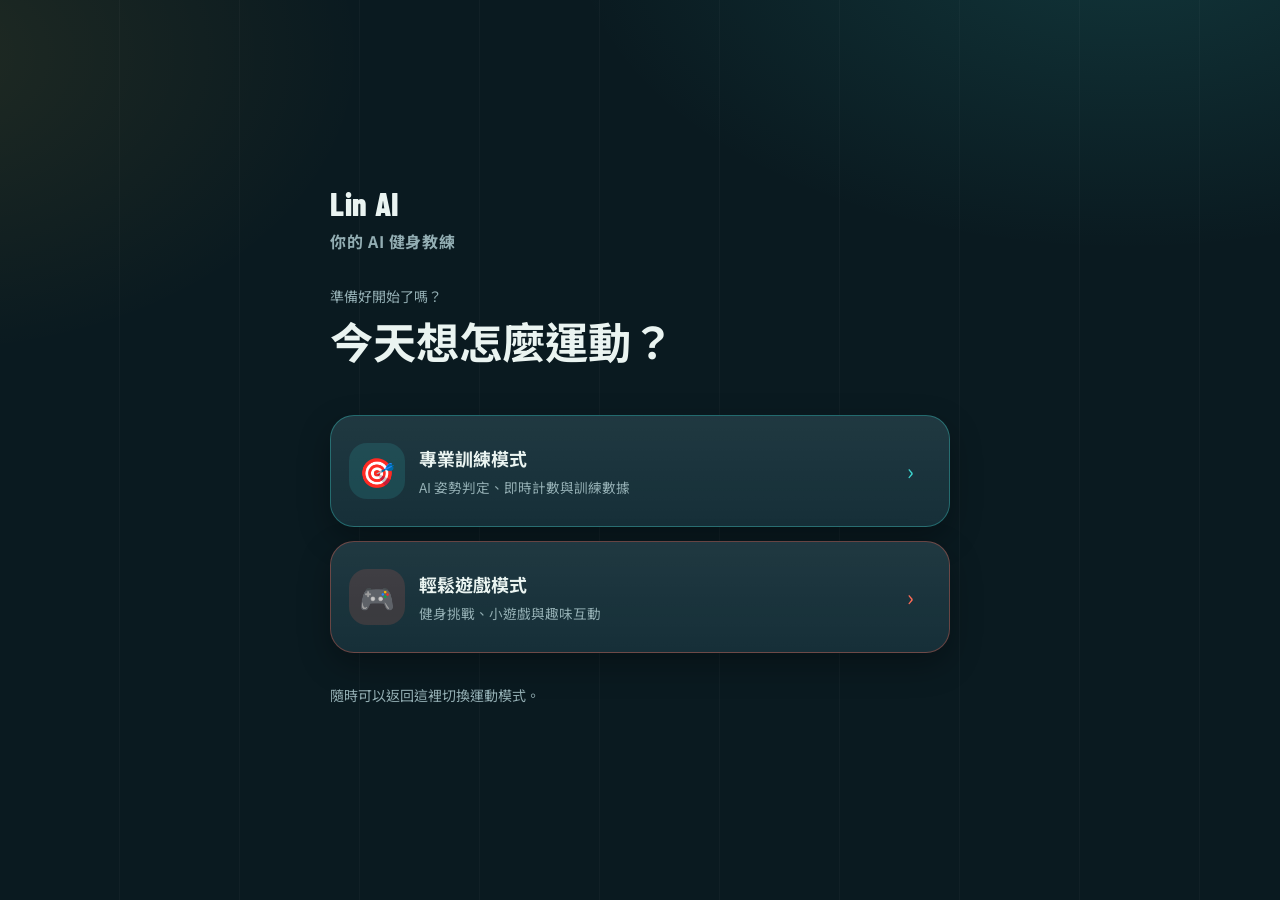
<file: fitai_index_RAG.html>
<!DOCTYPE html>
<html lang="zh-Hant">
<head>
<meta charset="utf-8">
<meta name="viewport" content="width=device-width, initial-scale=1.0, maximum-scale=1.0, user-scalable=no, viewport-fit=cover">
<meta name="theme-color" content="#0a1a20">
<link rel="manifest" href="manifest.webmanifest">
<link rel="apple-touch-icon" href="assets/icons/apple-touch-icon.png">
<meta name="mobile-web-app-capable" content="yes">
<meta name="apple-mobile-web-app-capable" content="yes">
<meta name="apple-mobile-web-app-title" content="Lin AI">
<meta name="apple-mobile-web-app-status-bar-style" content="black-translucent">
<title>Lin AI 健身教練</title>
<link rel="icon" href="data:image/svg+xml,%3Csvg xmlns='http://www.w3.org/2000/svg' viewBox='0 0 100 100'%3E%3Ctext y='.9em' font-size='90'%3E💪%3C/text%3E%3C/svg%3E">
<link rel="preconnect" href="https://fonts.googleapis.com">
<link rel="preconnect" href="https://fonts.gstatic.com" crossorigin>
<link href="https://fonts.googleapis.com/css2?family=Barlow+Condensed:wght@600;700;800&family=Noto+Sans+TC:wght@400;500;700;900&display=swap" rel="stylesheet">
<style>
:root{
  --bg:#0a1a20; --bg2:#0e232b; --card:#122c35; --line:rgba(255,255,255,.10);
  --ink:#eaf4f1; --mute:#93aeb3; --yellow:#ffd23f; --teal:#3dd6d0; --coral:#ff6b57; --dark:#0a1a20;
  --num:"Barlow Condensed","Noto Sans TC",sans-serif;
}
*{box-sizing:border-box}
html{color-scheme:dark}
body{
  margin:0; color:var(--ink); background-color:var(--bg);
  background-image:repeating-linear-gradient(90deg,transparent 0 119px,rgba(255,255,255,.03) 119px 120px);
  font:16px/1.65 "Noto Sans TC","Microsoft JhengHei","PingFang TC",system-ui,sans-serif;
  -webkit-font-smoothing:antialiased;
}
h1,h2,h3,h4{margin:0 0 .5em; line-height:1.3}
h2{font-size:1.5rem} h3{font-size:1.15rem} h4{font-size:1rem}
p{margin:.4em 0}
.mute{color:var(--mute)} .small{font-size:.875rem}
:focus-visible{outline:3px solid var(--yellow); outline-offset:2px}

/* 頂部 */
.top{display:flex; align-items:center; justify-content:space-between; gap:16px; padding:14px 20px; max-width:1100px; margin:0 auto}
.brand{font-family:var(--num); font-weight:800; font-size:1.9rem; letter-spacing:.01em}
.brand small{font:700 .9rem "Noto Sans TC",sans-serif; color:var(--mute); margin-left:8px; letter-spacing:0}
.stats{display:flex; gap:22px}
.stat{text-align:right; line-height:1.15}
.stat b{display:block; font:700 1.5rem var(--num); color:var(--yellow)}
.stat span{font-size:.75rem; color:var(--mute)}
@media(max-width:560px){.stats .opt{display:none}.stats{gap:16px}.brand small{display:none}}

/* 分頁 */
.tabs{display:flex; gap:2px; padding:0 12px; overflow-x:auto; border-bottom:1px solid var(--line); position:sticky; top:0; z-index:5; background:rgba(10,26,32,.92); backdrop-filter:blur(8px)}
.tab:first-child{margin-left:auto}.tab:last-child{margin-right:auto}
.tab{appearance:none; background:none; border:0; border-bottom:3px solid transparent; color:var(--mute); font:inherit; font-weight:700; padding:13px 16px; cursor:pointer; white-space:nowrap}
.tab[aria-selected=true]{color:var(--ink); border-color:var(--yellow)}
main{max-width:1100px; margin:0 auto; padding:22px 16px 80px}
.panel{display:none} .panel.active{display:block}

/* 版面 */
.grid2{display:grid; grid-template-columns:minmax(0,1.7fr) minmax(280px,1fr); gap:22px; align-items:start}
@media(max-width:860px){.grid2{grid-template-columns:1fr}}
.stack>*+*{margin-top:14px}
.stack>label{display:block}
.row{display:flex; gap:10px; flex-wrap:wrap; align-items:center}
.row>.grow{flex:1 1 140px}
label.f{display:block; font-size:.875rem; color:var(--mute); margin-bottom:6px}
.card{background:var(--card); border:1px solid var(--line); border-radius:14px; padding:16px 18px}
.rule{border:0; border-top:1px solid var(--line); margin:18px 0}

/* 表單 */
select,input[type=number],input[type=password],input[type=text],input[type=email],textarea{width:100%; background:var(--bg2); color:var(--ink); border:1px solid var(--line); border-radius:10px; padding:10px 12px; font:inherit}
input[type=range]{width:100%; accent-color:var(--yellow)}
input[type=checkbox]{accent-color:var(--yellow); width:18px; height:18px; vertical-align:-3px}
.slider{display:grid; grid-template-columns:1fr auto; gap:2px 12px; align-items:center}
.slider output{font:700 1.25rem var(--num); color:var(--yellow)}
.slider input{grid-column:1/-1}

/* 按鈕 */
.btn{appearance:none; border:0; border-radius:999px; padding:12px 24px; font:inherit; font-weight:700; cursor:pointer; background:var(--yellow); color:var(--dark); transition:filter .15s, transform .1s}
.btn:hover{filter:brightness(1.07)} .btn:active{transform:scale(.98)}
.btn.ghost{background:transparent; color:var(--ink); box-shadow:inset 0 0 0 1.5px rgba(255,255,255,.22)}
.btn.teal{background:var(--teal)}
.btn.block{width:100%}
.btn:disabled{opacity:.38; cursor:not-allowed; filter:none; transform:none}
.seg{display:flex; gap:6px; flex-wrap:wrap}
.seg button{appearance:none; border:0; background:var(--bg2); color:var(--ink); font:inherit; font-weight:600; padding:8px 16px; border-radius:999px; cursor:pointer; box-shadow:inset 0 0 0 1px var(--line)}
.seg button.on{background:var(--yellow); color:var(--dark); box-shadow:none}

/* 鏡頭舞台 */
.stage{position:relative; border-radius:22px; overflow:hidden; background:#06121a; aspect-ratio:4/3; border:1px solid var(--line)}
.stage .v,.stage .c{position:absolute; inset:0; width:100%; height:100%; object-fit:cover; transform:scaleX(-1)}
.stage .score{position:absolute; left:16px; top:10px; pointer-events:none; text-shadow:0 2px 14px rgba(0,0,0,.65)}
.stage .n{font:800 clamp(64px,13vw,120px)/.9 var(--num); color:var(--yellow); font-variant-numeric:tabular-nums}
.stage .u{font-weight:700; margin-left:6px; color:var(--ink)}
.stage .nm{display:block; font-weight:700; font-size:.95rem; color:var(--ink); margin-top:2px}
.stage .chip{position:absolute; left:14px; bottom:22px; padding:5px 14px; border-radius:8px; font-weight:700; font-size:.9rem; background:rgba(10,26,32,.78); color:var(--mute); border:1px solid var(--line)}
.stage .chip.ready{color:var(--teal); border-color:var(--teal)}
.stage .chip.low{color:var(--yellow); border-color:var(--yellow)}
.stage .chip.warn{color:var(--coral); border-color:var(--coral)}
.stage .gauge{position:absolute; left:0; right:0; bottom:0; height:8px; background:rgba(255,255,255,.12)}
.stage .gauge i{display:block; height:100%; width:0; background:var(--teal); transition:width .08s linear}
.stage .msg{position:absolute; inset:0; display:flex; align-items:center; justify-content:center; text-align:center; padding:24px; background:rgba(6,18,26,.72); font-weight:700; color:var(--ink)}
.stage .msg[hidden]{display:none}

/* 計時器 */
.tcard{border-radius:28px; padding:26px 20px 18px; text-align:center; background:var(--card); color:var(--ink); min-height:300px; display:flex; flex-direction:column; justify-content:center}
.tcard.idle{border:2px dashed var(--line); background:transparent; color:var(--mute)}
.tcard.work{background:var(--yellow); color:var(--dark)}
.tcard.rest{background:var(--teal); color:var(--dark)}
.tcard.prepare{background:#2b4750; color:var(--ink)}
.tcard.done{background:var(--ink); color:var(--dark)}
.tcard.danger{background:var(--coral); color:#fff}
.tlabel{font-weight:900; font-size:1.35rem}
.tbig{font:800 clamp(110px,30vw,220px)/.95 var(--num); font-variant-numeric:tabular-nums}
.tcard.danger .tbig{animation:pulse .5s ease-in-out infinite alternate}
@keyframes pulse{from{transform:scale(1)}to{transform:scale(1.14)}}
@media(prefers-reduced-motion:reduce){.tcard.danger .tbig{animation:none}}
.thint{font-weight:700; min-height:1.7em}
.tbar{height:10px; border-radius:99px; background:rgba(0,0,0,.2); overflow:hidden; margin:12px 0 10px}
.tbar i{display:block; height:100%; background:currentColor; opacity:.85}
.tmeta{display:flex; justify-content:space-between; font-size:.9rem; font-weight:600; opacity:.9}

/* 其他 */
.facts{display:grid; grid-template-columns:repeat(auto-fit,minmax(130px,1fr)); gap:10px}
.fact{background:var(--bg2); border:1px solid var(--line); border-radius:12px; padding:12px 14px}
.fact b{display:block; font:700 1.8rem/1.2 var(--num); color:var(--yellow)}
.fact span{font-size:.8rem; color:var(--mute)}
.bar{height:10px; border-radius:99px; background:rgba(255,255,255,.1); overflow:hidden}
.bar i{display:block; height:100%; background:var(--teal)}
.bar.hp i{background:var(--coral)}
.nj-intro{padding:14px 16px; border-radius:18px; background:linear-gradient(135deg,rgba(61,214,208,.12),rgba(255,210,63,.08)); border:1px solid var(--line)}
.nj-intro ul{margin:8px 0 0; padding-left:0; list-style:none; display:grid; gap:6px; line-height:1.5}
.ps-poses{display:flex; flex-wrap:wrap; gap:6px}
.ps-chip{font-size:.82rem; padding:4px 10px; border-radius:999px; background:var(--bg2); border:1px solid var(--line)}
.nj-result{padding:16px; border-radius:18px; background:var(--bg2); border:1px solid var(--line); text-align:center}
.nj-result .big{font:800 3rem/1 var(--num); color:var(--yellow)}
.nj-result .rank{font-size:2.2rem}
.nj-result .facts{margin-top:12px}
.py-board{display:flex; align-items:flex-end; gap:4px; height:110px; padding:10px 12px; border-radius:16px; background:var(--bg2); border:1px solid var(--line)}
.py-board i{flex:1; min-height:20px; display:flex; justify-content:center; padding-top:4px; border-radius:6px 6px 2px 2px; background:rgba(255,255,255,.08); color:var(--mute); font:700 .75rem/1 var(--num); font-style:normal; transition:background .2s}
.py-board i.done{background:var(--teal); color:#0a1a20}
.py-board i.cur{background:var(--yellow); color:#0a1a20}
.py-board i.fail{background:var(--coral); color:#0a1a20}
.boss{text-align:center; padding:18px; border-radius:20px; background:var(--bg2); border:1px solid var(--line)}
.boss .e{font-size:4.5rem; line-height:1.1}
.boss .nm{font-weight:900; font-size:1.4rem; color:var(--yellow)}
ul.log{list-style:none; padding:0; margin:0; font-size:.92rem; color:var(--mute)}
ul.log li{padding:5px 0; border-bottom:1px solid var(--line)}
.plan summary{cursor:pointer; font-weight:700; padding:10px 0}
.plan ul{margin:.2em 0 .8em 1.2em; padding:0}
table{border-collapse:collapse; width:100%; font-size:.92rem}
th,td{border-bottom:1px solid var(--line); padding:6px 8px; text-align:left}
th{color:var(--mute); font-weight:600}
.notice{border-left:4px solid var(--teal); padding:8px 14px; background:rgba(61,214,208,.08); border-radius:0 10px 10px 0}
.notice.warn{border-color:var(--coral); background:rgba(255,107,87,.08)}

#frSaveMe{white-space:nowrap; min-width:116px}
#frName{max-width:280px}

/* 教練聊天 */
.chat{display:flex; flex-direction:column; gap:12px; min-height:200px; max-height:58vh; overflow-y:auto; padding:4px 2px}
.msgb{max-width:92%; padding:10px 14px; border-radius:16px; overflow-wrap:anywhere; word-break:break-word; white-space:normal}
.msgb.me{align-self:flex-end; background:var(--yellow); color:var(--dark); border-bottom-right-radius:4px}
.msgb.ai{align-self:flex-start; background:var(--card); border:1px solid var(--line); border-bottom-left-radius:4px}
.msgb.ai pre{overflow:auto; background:var(--bg2); padding:10px; border-radius:8px; white-space:pre-wrap; word-break:break-word; overflow-wrap:anywhere}
.msgb.ai h3,.msgb.ai h4{margin-top:.6em}
.msgb.ai ul,.msgb.ai ol{margin:.3em 0 .3em 1.2em; padding:0}
.msgb.ai code{white-space:pre-wrap; word-break:break-word; overflow-wrap:anywhere}
.msgb.ai p,.msgb.ai li,.msgb.ai td,.msgb.ai th{overflow-wrap:anywhere; word-break:break-word}
.msgb.ai table{display:block; overflow-x:auto}
.top{flex-wrap:wrap}
.top-right{display:flex; align-items:center; gap:18px}
.btn.small{padding:7px 14px; font-size:.85rem}
.badges{display:grid; grid-template-columns:repeat(auto-fill,minmax(210px,1fr)); gap:12px}
.badge{display:flex; gap:12px; align-items:center; padding:12px 14px; border-radius:14px; background:var(--bg2); border:1px solid var(--line)}
.badge svg{flex:none}
.badge.locked{opacity:.5}
.badge b{display:block; font-size:.95rem}
.badge span{font-size:.78rem; color:var(--mute)}
.toast{position:fixed; left:50%; bottom:26px; transform:translateX(-50%); z-index:50; background:var(--yellow); color:var(--dark); padding:12px 24px; border-radius:999px; font-weight:800; box-shadow:0 10px 34px rgba(0,0,0,.45); max-width:92vw; text-align:center}
.toast[hidden]{display:none}
.stage .cue{position:absolute; left:50%; top:14px; transform:translateX(-50%); padding:8px 18px; border-radius:999px; font-weight:800; max-width:92%; text-align:center; pointer-events:none}
.stage .cue.bad{background:var(--coral); color:#fff}
.stage .cue.ok{background:rgba(61,214,208,.92); color:var(--dark)}
.stage .cue[hidden]{display:none}
.wbar{position:fixed; left:50%; bottom:20px; transform:translateX(-50%); z-index:49; display:flex; align-items:center; gap:10px; flex-wrap:wrap; justify-content:center; background:var(--teal); color:var(--dark); padding:12px 16px; border-radius:22px; font-weight:800; box-shadow:0 10px 34px rgba(0,0,0,.45); width:min(92vw,560px)}
.wbar[hidden]{display:none}
.wbar .btn{background:var(--dark); color:var(--ink)}
.wbar .btn.ghost{background:transparent; color:var(--dark); box-shadow:inset 0 0 0 1.5px rgba(10,26,32,.45)}
.wbar .x{appearance:none; border:0; background:none; color:var(--dark); font-size:1.4rem; line-height:1; cursor:pointer; padding:0 6px}
.ach{display:flex; gap:14px; align-items:center; padding:14px 16px; border-radius:16px; background:var(--bg2); border:1px solid var(--line)}
.ach svg{flex:none}
.ach .grow{min-width:0; flex:1}
.ach b{display:block; font-size:1rem}
.ach .d{display:block; font-size:.8rem; color:var(--mute); margin:2px 0}
.ach.locked{opacity:.62}
.ach .bar{margin:6px 0}
.tag{display:inline-block; font-size:.72rem; font-weight:800; padding:1px 9px; border-radius:6px; color:var(--dark); vertical-align:2px}
.tag.t1{background:#cd7f32} .tag.t2{background:#c8d1da} .tag.t3{background:#ffd23f}
.achgrid{display:grid; grid-template-columns:repeat(auto-fill,minmax(300px,1fr)); gap:12px}
.guide details{background:var(--bg2); border:1px solid var(--line); border-radius:14px; padding:4px 16px; margin-bottom:10px}
.guide summary{cursor:pointer; font-weight:800; padding:12px 0}
.guide ul{margin:.3em 0 .6em 1.2em; padding:0}
.guide-video{position:relative;width:100%;aspect-ratio:16/9;border-radius:12px;overflow:hidden;background:#000}
.guide-video iframe{position:absolute;inset:0;width:100%;height:100%;border:0}
@supports not (aspect-ratio:16/9){.guide-video{height:0;padding-bottom:56.25%}}
.chip2{display:inline-flex; align-items:center; gap:4px; background:var(--bg2); border:1px solid var(--line); border-radius:999px; padding:4px 6px 4px 14px; font-weight:700}
.chip2 button{appearance:none; border:0; background:none; color:var(--ink); font:inherit; cursor:pointer}
.chip2 .x{color:var(--mute); padding:0 6px; font-size:1.1rem}
.daily{display:flex; gap:16px; align-items:center; flex-wrap:wrap; margin-bottom:18px}
.daily .grow{flex:1 1 240px}
.stage .fsbtn{position:absolute; top:12px; right:12px; z-index:3; width:44px; height:44px; border-radius:12px; border:1px solid var(--line); background:rgba(10,26,32,.72); color:var(--ink); cursor:pointer; display:grid; place-items:center; backdrop-filter:blur(6px); padding:0}
.stage .fsbtn svg{width:22px; height:22px}
.stage .tmini{position:absolute; top:64px; right:12px; z-index:2; min-width:96px; text-align:center; padding:8px 12px; border-radius:14px; color:var(--dark); font-weight:800; background:var(--yellow)}
.stage .tmini[hidden]{display:none}
.tmini .tl{display:block; font-size:.78rem; line-height:1.3; max-width:150px; margin:0 auto}
.tmini .tn{display:block; font:800 2.6rem/1.05 var(--num)}
.tmini.rest{background:var(--teal)} .tmini.prepare{background:#2b4750; color:var(--ink)} .tmini.danger{background:var(--coral); color:#fff}
.stage .fsgo{position:absolute; right:14px; bottom:26px; z-index:3; box-shadow:0 8px 24px rgba(0,0,0,.45)}
.stage .fsgo[hidden]{display:none}
.stage.full{position:fixed; inset:0; z-index:60; width:100vw; height:100vh; height:100dvh; aspect-ratio:auto; border-radius:0; border:0; background:#000}
.stage.full .v,.stage.full .c{object-fit:contain}
.stage.full .score{left:calc(18px + env(safe-area-inset-left)); top:calc(10px + env(safe-area-inset-top))}
.stage.full .n{font-size:clamp(90px,16vw,170px)}
.stage.full .fsbtn{top:calc(12px + env(safe-area-inset-top)); right:calc(12px + env(safe-area-inset-right))}
.stage.full .tmini{top:calc(64px + env(safe-area-inset-top)); right:calc(12px + env(safe-area-inset-right))}
.stage.full .tmini .tn{font-size:3.6rem}
.stage.full .chip{bottom:calc(30px + env(safe-area-inset-bottom)); left:calc(16px + env(safe-area-inset-left)); font-size:1.05rem}
.stage.full .fsgo{bottom:calc(30px + env(safe-area-inset-bottom)); right:calc(16px + env(safe-area-inset-right))}
.stage .hint{position:absolute; left:50%; bottom:58px; transform:translateX(-50%); z-index:2; max-width:94%; padding:5px 12px; font-size:.82rem; line-height:1.4; border-radius:10px; background:rgba(255,107,87,.94); color:#fff; font-weight:800; text-align:center; pointer-events:none}
.stage .hint[hidden]{display:none}
.stage.rear .v,.stage.rear .c{transform:none}
.stage.full .hint{bottom:calc(76px + env(safe-area-inset-bottom)); font-size:1rem; padding:8px 16px}
.stage .recbtn{position:absolute; top:12px; right:62px; z-index:3; min-height:44px; padding:0 14px; border-radius:12px; border:1px solid var(--line); background:rgba(10,26,32,.72); color:var(--ink); cursor:pointer; display:flex; align-items:center; gap:8px; font:700 .85rem "Noto Sans TC",sans-serif; backdrop-filter:blur(6px)}
.stage .recbtn i{width:12px; height:12px; border-radius:50%; background:var(--coral)}
.stage .recbtn.on{background:var(--coral); color:#fff; border-color:var(--coral)}
.stage .recbtn.on i{background:#fff; animation:blink 1s steps(2,start) infinite}
@keyframes blink{50%{opacity:.2}}
@media(prefers-reduced-motion:reduce){.stage .recbtn.on i{animation:none}}
.stage.full .recbtn{top:calc(12px + env(safe-area-inset-top)); right:calc(62px + env(safe-area-inset-right))}
.stage .rstbtn{position:absolute; top:64px; right:62px; z-index:3; min-height:44px; padding:0 14px; border-radius:14px; border:1px solid var(--line); background:rgba(10,26,32,.72); color:var(--ink); cursor:pointer; font:700 .85rem "Noto Sans TC",sans-serif; backdrop-filter:blur(6px)}
.stage .rstbtn[hidden]{display:none}
.stage.full .rstbtn{top:calc(64px + env(safe-area-inset-top)); right:calc(62px + env(safe-area-inset-right))}
dialog.recdlg{border:0; border-radius:20px; padding:18px; background:var(--card); color:var(--ink); width:min(92vw,560px)}
dialog.recdlg::backdrop{background:rgba(0,0,0,.72)}
#installBar{max-width:1068px; margin:0 auto 12px; display:flex; gap:10px; align-items:center; flex-wrap:wrap}
#installBar[hidden]{display:none}
#installBar span{flex:1 1 240px}
.fab{position:fixed; right:16px; bottom:16px; z-index:45; width:54px; height:54px; border-radius:50%; border:1px solid var(--line); background:var(--card); color:var(--ink); cursor:pointer; display:grid; place-items:center; box-shadow:0 8px 26px rgba(0,0,0,.45); padding:0}
.fab svg{width:26px; height:26px}
.fab.on{background:var(--yellow); color:var(--dark); border-color:var(--yellow)}
.bd-fab{position:fixed; left:12px; bottom:10px; z-index:45; width:76px; height:110px; padding:0; border:0; background:none; cursor:pointer; filter:drop-shadow(0 8px 16px rgba(0,0,0,.45)); animation:bdBob 2.6s ease-in-out infinite}
.bd-fab:hover{transform:scale(1.06)}
.bd-fab .bd-svg{width:100%; height:100%}
.bd-svg .bd-arm-r{transform-origin:60% 40%; animation:bdWave 3.2s ease-in-out infinite}
@keyframes bdBob{50%{translate:0 -4px}}
@keyframes bdWave{0%,70%,100%{rotate:0deg}80%{rotate:-18deg}90%{rotate:8deg}}
.bd-bubble{position:fixed; left:92px; bottom:70px; z-index:45; max-width:min(64vw,260px); padding:10px 14px; border-radius:16px 16px 16px 4px; background:var(--ink); color:var(--dark); font-size:.88rem; font-weight:600; line-height:1.45; box-shadow:0 10px 26px rgba(0,0,0,.4); animation:bdIn .25s ease-out}
.bd-bubble[hidden]{display:none}
@keyframes bdIn{from{opacity:0; transform:translateY(6px)}}
.bd-panel{left:16px; right:auto; bottom:126px}
.bd-figs{display:flex; align-items:flex-end; justify-content:center; gap:6px; margin:10px 0; padding:12px 8px 4px; border-radius:16px; background:var(--bg2)}
.bd-figs figure{margin:0; text-align:center; width:120px}
.bd-figs .bd-svg{width:100%; height:180px}
.bd-figs figcaption{font-size:.8rem; color:var(--mute)}.bd-figs figcaption b{color:var(--ink); font-size:1rem}
.bd-arrow{color:var(--teal); font-size:1.4rem; padding-bottom:70px}
.bd-bmi{position:relative; height:10px; margin-top:12px; border-radius:6px; background:linear-gradient(90deg,#5aa9ff 0 17.5%,#8fd16a 17.5% 45%,#ffb347 45% 60%,#ff6b57 60%)}
.bd-bmi i{position:absolute; top:-5px; width:4px; height:20px; margin-left:-2px; border-radius:2px; background:var(--ink); box-shadow:0 0 0 2px var(--dark)}
.bd-bmi-l{display:flex; justify-content:space-between; margin-top:4px}
@media (prefers-reduced-motion:reduce){.bd-fab,.bd-svg .bd-arm-r{animation:none}}
.mpanel{position:fixed; right:16px; bottom:82px; z-index:46; width:min(92vw,350px); max-height:calc(100dvh - 110px); overflow:auto; background:var(--card); border:1px solid var(--line); border-radius:20px; padding:16px; box-shadow:0 18px 50px rgba(0,0,0,.55)}
.mpanel[hidden]{display:none}
.mpanel h3{margin:0 0 10px; font-size:1.05rem}
.mpanel .stack>*+*{margin-top:12px}
.mpanel ol{margin:6px 0 0; padding-left:1.3em; font-size:.88rem}
.mpanel ol li.cur{color:var(--yellow); font-weight:700}
.mpanel a{color:var(--teal)}
.sc{display:grid; grid-template-columns:3.2em 1fr auto; gap:10px; align-items:center; padding:6px 0; border-bottom:1px solid var(--line); font-size:.92rem}
.sc.today{background:rgba(255,210,63,.08); border-radius:10px; padding:6px 8px}
.sc input{padding:7px 10px}
.xbtn{appearance:none; border:0; background:none; color:var(--mute); cursor:pointer; font-size:1.15rem; padding:0 6px}
.xbtn:hover{color:var(--coral)}
.stage .dbg{position:absolute; left:16px; top:132px; z-index:2; font:700 .74rem ui-monospace,Consolas,monospace; padding:3px 9px; border-radius:8px; background:rgba(10,26,32,.72); color:var(--teal); pointer-events:none}
.stage .dbg[hidden]{display:none}
.foot{max-width:1100px; margin:0 auto; padding:10px 16px 90px; color:var(--mute); font-size:.78rem; text-align:center}
.fr{display:flex; align-items:center; gap:12px; padding:10px 12px; border-radius:14px; border:1px solid var(--line); background:var(--bg2); margin-bottom:8px}
.fr.me{border-color:var(--yellow); background:rgba(255,210,63,.07)}
.fr .grow{flex:1; min-width:0}
.fr b{display:block; overflow:hidden; text-overflow:ellipsis; white-space:nowrap}
.fr .small{display:block; font-size:.76rem}
.fr .fv{font:800 1.7rem/1 var(--num); color:var(--yellow); text-align:right; min-width:3.2em}
.fr .fv small{font:600 .72rem "Noto Sans TC",sans-serif; color:var(--mute); margin-left:2px}
.rk{flex:none; width:36px; height:36px; border-radius:50%; display:grid; place-items:center; font:800 1.1rem var(--num); background:var(--card); border:1px solid var(--line); color:var(--ink)}
.rk.r1{background:#ffd23f; color:var(--dark); border-color:#ffd23f}
.rk.r2{background:#c8d1da; color:var(--dark); border-color:#c8d1da}
.rk.r3{background:#cd7f32; color:var(--dark); border-color:#cd7f32}
.codebox{font:800 2.2rem/1 var(--num); letter-spacing:.2em; color:var(--yellow); background:var(--bg2); border:1px dashed var(--line); border-radius:14px; padding:12px 18px; text-align:center}
</style>

<style id="polish">
/* ===== 視覺強化層：只改外觀，不改功能 ===== */
:root{--r-md:16px; --r-lg:24px; --sh:0 12px 32px rgba(0,0,0,.30); --glass:linear-gradient(180deg,rgba(255,255,255,.06),rgba(255,255,255,.015));}
html{scroll-behavior:smooth}
body{
  background-image:
    radial-gradient(900px 520px at 88% -8%,rgba(61,214,208,.15),transparent 62%),
    radial-gradient(760px 520px at -6% 6%,rgba(255,210,63,.09),transparent 58%),
    repeating-linear-gradient(90deg,transparent 0 119px,rgba(255,255,255,.028) 119px 120px);
}
::selection{background:rgba(255,210,63,.35)}

/* 頂部 */
.top{padding:20px 20px 12px}
.brand{display:flex; align-items:center; gap:12px; font-size:2.15rem; letter-spacing:.01em}
.brand::before{content:""; width:12px; height:30px; border-radius:4px; transform:skewX(-14deg); background:linear-gradient(180deg,var(--yellow),var(--teal)); box-shadow:0 0 18px rgba(255,210,63,.35)}
.brand small{margin-left:2px}
.stats{gap:0; padding:8px 6px; border:1px solid var(--line); border-radius:18px; background:var(--glass); box-shadow:var(--sh)}
.stat{padding:2px 16px; text-align:center}
.stat+.stat{border-left:1px solid var(--line)}
.stat{appearance:none; background:none; border:0; border-radius:12px; color:inherit; font:inherit; cursor:pointer; display:flex; flex-direction:column; align-items:center; gap:1px; min-width:92px; transition:background .15s}
.stat:hover{background:rgba(255,255,255,.05)}
.stat small{font-size:.68rem; color:var(--mute); opacity:.85; white-space:nowrap}
.stat.done b{color:var(--teal)}.stat.done small{color:var(--teal)}
.stat.warn small{color:var(--coral); opacity:1}
.stat .sbar{display:block; width:100%; max-width:84px; height:4px; margin-top:4px; border-radius:4px; background:rgba(255,255,255,.08); overflow:hidden}
.stat .sbar i{display:block; height:100%; border-radius:4px; background:linear-gradient(90deg,var(--teal),var(--yellow))}
.stat b{font-size:1.65rem; line-height:1.1}
#voiceBtn{box-shadow:none}

/* 分頁：膠囊 + 圖示 */
.tabs{padding:10px 12px; gap:4px; border-bottom:1px solid var(--line); scroll-snap-type:x proximity; background:rgba(10,26,32,.88)}
.tab{display:inline-flex; align-items:center; gap:6px; padding:8px 12px; border:1px solid transparent; border-radius:999px; font-size:.92rem; white-space:nowrap; transition:background .18s,color .18s,transform .12s; scroll-snap-align:center}
.tab svg{width:17px; height:17px; flex:none; stroke:currentColor; fill:none; stroke-width:2; stroke-linecap:round; stroke-linejoin:round}
.tab:hover{background:rgba(255,255,255,.07); color:var(--ink)}
.tab:active{transform:scale(.97)}
.tab[aria-selected=true]{background:var(--yellow); color:var(--dark); border-color:var(--yellow); box-shadow:0 6px 20px rgba(255,210,63,.25)}
.tab:first-child{margin-left:auto}.tab:last-child{margin-right:auto}

/* 版面節奏 */
main{padding-top:26px}
.panel.active{animation:panelIn .32s cubic-bezier(.2,.7,.2,1) both}
@keyframes panelIn{from{opacity:0; transform:translateY(10px)}to{opacity:1; transform:none}}
h2{font-size:1.7rem; letter-spacing:.01em}
.panel h2::after{content:""; display:block; width:44px; height:4px; margin-top:8px; border-radius:4px; background:linear-gradient(90deg,var(--yellow),var(--teal))}
h3{letter-spacing:.01em}
.stack>*+*{margin-top:16px}

/* 卡片 */
.card,.fact,.glass,.boss,.badge,.ach,.fr{background-image:var(--glass); background-color:var(--card)}
.card{border-radius:var(--r-lg); padding:20px 22px; box-shadow:var(--sh)}
.fact{position:relative; overflow:hidden; border-radius:14px; padding:14px 16px 14px 20px}
.fact::before{content:""; position:absolute; left:0; top:0; bottom:0; width:4px; background:linear-gradient(180deg,var(--yellow),var(--teal))}
.fact b{font-size:2rem}
.ach,.fr,.badge{transition:transform .16s,border-color .16s,box-shadow .16s}
.ach:hover,.fr:hover{transform:translateY(-2px); border-color:rgba(255,210,63,.35); box-shadow:0 10px 26px rgba(0,0,0,.3)}
.notice{border-radius:0 14px 14px 0}

/* 按鈕與輸入 */
.btn{font-weight:800; letter-spacing:.02em; box-shadow:0 8px 22px rgba(255,210,63,.20); transition:transform .12s,filter .15s,box-shadow .15s}
.btn:hover{transform:translateY(-1px); box-shadow:0 10px 26px rgba(255,210,63,.28)}
.btn:active{transform:scale(.98)}
.btn.teal{box-shadow:0 8px 22px rgba(61,214,208,.20)}
.btn.teal:hover{box-shadow:0 10px 26px rgba(61,214,208,.28)}
.btn.ghost{box-shadow:inset 0 0 0 1.5px rgba(255,255,255,.22); background:rgba(255,255,255,.03)}
.btn.ghost:hover{background:rgba(255,255,255,.08); box-shadow:inset 0 0 0 1.5px rgba(255,255,255,.35)}
.btn:disabled{box-shadow:none}
.btn.block{padding:15px 24px; font-size:1.05rem}
.seg button{transition:background .15s,color .15s}
.seg button:hover:not(.on){background:rgba(255,255,255,.1)}
select,input[type=number],input[type=password],input[type=text],input[type=email],textarea{border-radius:12px; transition:border-color .15s,box-shadow .15s}
.acc-tabs{display:grid; grid-template-columns:1fr 1fr; gap:4px; padding:4px; margin:4px 0 14px; background:var(--bg2); border-radius:999px; box-shadow:inset 0 0 0 1px var(--line)}
.acc-tabs button{appearance:none; border:0; background:none; color:var(--mute); font:inherit; font-weight:700; padding:9px 12px; border-radius:999px; cursor:pointer; transition:background .15s,color .15s}
.acc-tabs button:hover:not([aria-selected=true]){color:var(--ink)}
.acc-tabs button[aria-selected=true]{background:var(--yellow); color:var(--dark)}
.acc-tabs button[data-mode=signup][aria-selected=true]{background:var(--teal)}
.acc-link{appearance:none; border:0; background:none; color:var(--mute); font:inherit; font-size:.88rem; padding:2px 0; cursor:pointer; text-decoration:underline; text-underline-offset:3px; display:block; margin-left:auto}
.acc-link[hidden]{display:none}
#accountSubmit{width:100%}
.acc-link:hover{color:var(--ink)}
.acc-foot{display:flex; justify-content:flex-end; margin-top:6px}
.acc-card{display:flex; align-items:center; gap:14px; padding:14px; background:var(--bg2); border-radius:16px; box-shadow:inset 0 0 0 1px var(--line)}
.av{flex:none; width:40px; height:40px; border-radius:50%; display:grid; place-items:center; font-weight:800; font-size:1.1rem; line-height:1; color:var(--dark); box-shadow:inset 0 0 0 2px rgba(255,255,255,.25)}
.av.emo{font-size:1.3rem}
.av.lg{width:56px; height:56px; font-size:1.5rem}.av.lg.emo{font-size:1.8rem}
.av.xl{width:84px; height:84px; font-size:2.2rem}.av.xl.emo{font-size:2.8rem}
.av-btn{position:relative; flex:none; appearance:none; border:0; padding:0; background:none; border-radius:50%; cursor:pointer}
.av-btn::after{content:"✎"; position:absolute; right:-2px; bottom:-2px; width:22px; height:22px; border-radius:50%; display:grid; place-items:center; font-size:.75rem; background:var(--card); color:var(--ink); box-shadow:0 0 0 2px var(--line)}
.av-btn:hover .av,.av-btn:focus-visible .av{box-shadow:0 0 0 3px var(--yellow)}
.av-prev{display:flex; align-items:center; gap:16px; padding:14px; background:var(--bg2); border-radius:16px}
.av-grid{display:grid; grid-template-columns:repeat(auto-fill,minmax(44px,1fr)); gap:6px}
.av-grid button{appearance:none; border:0; height:44px; border-radius:12px; background:var(--bg2); font-size:1.4rem; cursor:pointer; box-shadow:inset 0 0 0 1px var(--line)}
.av-grid button[aria-pressed=true]{box-shadow:inset 0 0 0 2px var(--yellow); background:rgba(255,210,63,.12)}
.av-colors{display:flex; flex-wrap:wrap; gap:10px}
.av-colors button{appearance:none; border:0; width:34px; height:34px; border-radius:50%; cursor:pointer}
.av-colors button[aria-pressed=true]{box-shadow:0 0 0 3px var(--card),0 0 0 5px var(--ink)}
.fr .av{margin-left:-4px}
.av.img{background:var(--bg2); overflow:hidden}
.av.img img{width:100%; height:100%; object-fit:cover; border-radius:50%; display:block}
/* 好友：分享區（代碼＋QR）、掃描器、頒獎台排行榜 */
.fr-share{display:grid; grid-template-columns:1fr auto; gap:16px; align-items:center}
.fr-share .stack{min-width:0}
.fr-qr{width:156px; height:156px; padding:8px; background:#fff; border-radius:16px; display:grid; place-items:center; cursor:zoom-in; border:0}
.fr-qr svg{width:100%; height:100%; display:block}
.fr-qr .small{color:#555; text-align:center; padding:8px}
.qr-big{width:min(78vw,340px); aspect-ratio:1; margin:0 auto; padding:14px; background:#fff; border-radius:20px}
.qr-big svg{width:100%; height:100%; display:block}
.fr-addways{display:grid; grid-template-columns:1fr 1fr; gap:10px}
.scan-box{position:relative; width:100%; aspect-ratio:1; max-height:60vh; border-radius:18px; overflow:hidden; background:#000}
.scan-box video{width:100%; height:100%; object-fit:cover; display:block}
.scan-box::after{content:""; position:absolute; inset:16%; border-radius:18px; box-shadow:0 0 0 999px rgba(0,0,0,.45); border:3px solid var(--yellow)}
.scan-box i{position:absolute; left:16%; right:16%; top:16%; height:3px; background:var(--teal); box-shadow:0 0 12px var(--teal); animation:scanLine 2s ease-in-out infinite alternate; z-index:1}
@keyframes scanLine{to{top:84%}}
.fr-mine{display:flex; align-items:center; gap:12px; padding:12px 14px; border-radius:16px; background:linear-gradient(135deg,rgba(255,210,63,.14),rgba(61,214,208,.10)); border:1px solid rgba(255,210,63,.35); margin-bottom:12px}
.fr-mine b{color:var(--yellow)}
.podium{display:grid; grid-template-columns:repeat(3,1fr); gap:10px; align-items:end; margin:6px 0 14px}
.pod{position:relative; display:flex; flex-direction:column; align-items:center; gap:6px; text-align:center; min-width:0}
.pod .av{box-shadow:0 0 0 3px var(--pc),0 8px 22px rgba(0,0,0,.35)}
.pod .crown{position:absolute; top:-20px; font-size:1.3rem}
.pod b{max-width:100%; overflow:hidden; text-overflow:ellipsis; white-space:nowrap; font-size:.95rem}
.pod .pv{font:800 1.3rem/1 var(--num); color:var(--yellow)}.pod .pv small{font:600 .7rem "Noto Sans TC",sans-serif; color:var(--mute); margin-left:2px}
.pod .step{width:100%; border-radius:14px 14px 6px 6px; display:grid; place-items:center; font:800 1.6rem var(--num); color:var(--dark); background:var(--pc)}
.pod.p1{--pc:#ffd23f}.pod.p1 .step{height:86px}
.pod.p2{--pc:#c8d1da}.pod.p2 .step{height:62px}
.pod.p3{--pc:#cd7f32}.pod.p3 .step{height:46px}
.pod.me b{color:var(--yellow)}
.pod .xbtn{position:absolute; top:-6px; right:0; font-size:1rem}
.fr .meter{display:block; height:4px; border-radius:4px; background:rgba(255,255,255,.08); margin-top:6px; overflow:hidden}
.fr .meter i{display:block; height:100%; border-radius:4px; background:linear-gradient(90deg,var(--teal),var(--yellow))}
.fr-empty{text-align:center; padding:18px 8px}
.fr-empty .big{font-size:2.6rem}
@media (max-width:560px){.fr-share{grid-template-columns:1fr}.fr-qr{margin:0 auto}}
.man-form{display:grid; grid-template-columns:2fr 1fr 1.3fr auto; gap:10px; align-items:end}
.man-form:has(#manNameWrap:not([hidden])){grid-template-columns:1.5fr 1.5fr 1fr 1.3fr auto}
.man-form input[type=date]{width:100%; background:var(--bg2); color:var(--ink); border:1px solid var(--line); border-radius:12px; padding:9px 12px; font:inherit; color-scheme:dark}
#manNameWrap[hidden]{display:none}
.man-list{list-style:none; margin:0; padding:0; display:grid; gap:6px}
.man-list li{display:flex; align-items:center; gap:10px; padding:8px 12px; border-radius:12px; background:var(--bg2)}
.man-list .mdate{font:700 .85rem var(--num); color:var(--mute); min-width:3.2em}
.man-list b{color:var(--yellow)}
.man-list .grow{flex:1; min-width:0; overflow:hidden; text-overflow:ellipsis; white-space:nowrap}
.man-list .xbtn{margin-left:4px}
/* 跑步 */
.rk-time{font:800 clamp(56px,15vw,112px)/1 var(--num); font-variant-numeric:tabular-nums; margin:8px 0 14px}
.rk-nums{display:grid; grid-template-columns:repeat(3,1fr); gap:8px}
.rk-nums b{display:block; font:800 clamp(26px,6vw,40px)/1.1 var(--num); font-variant-numeric:tabular-nums}
.rk-nums span{font-size:.8rem; font-weight:700; opacity:.8}
.rk-map{display:block; width:100%; height:220px; border-radius:12px; background:var(--bg2)}
@media (max-width:700px){.man-form,.man-form:has(#manNameWrap:not([hidden])){grid-template-columns:1fr 1fr}.man-form .btn{grid-column:1/-1}}
.acc-who{min-width:0; display:flex; flex-direction:column; gap:4px; align-items:flex-start}
.acc-email{font-weight:700; max-width:100%; overflow:hidden; text-overflow:ellipsis; white-space:nowrap}
.acc-sync{display:inline-flex; align-items:center; gap:6px; font-size:.82rem; font-weight:700; padding:3px 10px; border-radius:999px; color:var(--teal); background:rgba(61,214,208,.12)}
.acc-sync i{width:7px; height:7px; border-radius:50%; background:currentColor}
.acc-sync.pending{color:var(--coral); background:rgba(255,107,87,.12)}
.acc-sync.busy{color:var(--yellow); background:rgba(255,210,63,.12)}
.acc-sync.busy i{animation:accPulse 1s ease-in-out infinite}
@keyframes accPulse{50%{opacity:.25}}
.acc-actions{display:grid; grid-template-columns:1fr 1fr; gap:10px; margin-top:16px}
.acc-logout:hover{color:var(--coral); border-color:var(--coral)}
select:focus,input:focus,textarea:focus{outline:0; border-color:var(--yellow); box-shadow:0 0 0 3px rgba(255,210,63,.18)}
details>summary{list-style:none; display:flex; align-items:center; gap:8px}
details>summary::-webkit-details-marker{display:none}
details>summary::before{content:""; width:8px; height:8px; border-right:2px solid var(--yellow); border-bottom:2px solid var(--yellow); transform:rotate(-45deg); transition:transform .2s; flex:none}
details[open]>summary::before{transform:rotate(45deg)}
details#camAdv{background:var(--glass); border:1px solid var(--line); border-radius:14px; padding:12px 16px}

/* 鏡頭畫面：取景框、空狀態 */
.stage{border-radius:28px; box-shadow:0 20px 56px rgba(0,0,0,.5),inset 0 0 0 1px rgba(255,255,255,.07); background:radial-gradient(120% 90% at 50% 0%,#0d2630,#04101a 70%)}
.stage::after{content:""; position:absolute; inset:14px; pointer-events:none; z-index:1; opacity:.5;
  background:
   linear-gradient(var(--teal),var(--teal)) 0 0/26px 2px, linear-gradient(var(--teal),var(--teal)) 0 0/2px 26px,
   linear-gradient(var(--teal),var(--teal)) 100% 0/26px 2px, linear-gradient(var(--teal),var(--teal)) 100% 0/2px 26px,
   linear-gradient(var(--teal),var(--teal)) 0 100%/26px 2px, linear-gradient(var(--teal),var(--teal)) 0 100%/2px 26px,
   linear-gradient(var(--teal),var(--teal)) 100% 100%/26px 2px, linear-gradient(var(--teal),var(--teal)) 100% 100%/2px 26px;
  background-repeat:no-repeat}
.stage.full::after{display:none}
.stage .msg{flex-direction:column; gap:14px; background:transparent; font-size:1.02rem; line-height:1.6; color:var(--ink); max-width:100%}
.stage .msg::before{content:""; width:76px; height:76px; border-radius:50%; background:rgba(61,214,208,.10) url("data:image/svg+xml,%3Csvg xmlns='http://www.w3.org/2000/svg' viewBox='0 0 64 64' fill='none' stroke='%233dd6d0' stroke-width='3' stroke-linecap='round' stroke-linejoin='round'%3E%3Ccircle cx='32' cy='13' r='6'/%3E%3Cpath d='M32 21v17M32 27l-12 8M32 27l12 8M32 38l-9 17M32 38l9 17'/%3E%3C/svg%3E") center/46px no-repeat; box-shadow:0 0 0 1px rgba(61,214,208,.35),0 0 40px rgba(61,214,208,.18)}
.stage .msg[hidden]{display:none}
.stage .chip{border-radius:999px; padding:6px 16px; backdrop-filter:blur(6px)}
.stage .fsbtn,.stage .recbtn{border-radius:14px}
.stage .score{text-shadow:0 2px 18px rgba(0,0,0,.7)}

/* 計時器卡片 */
.tcard{border-radius:32px; box-shadow:0 20px 50px rgba(0,0,0,.38),inset 0 1px 0 rgba(255,255,255,.18)}
.tcard.idle{gap:14px; border:2px dashed rgba(255,255,255,.14); box-shadow:none}
.tcard.idle::before{content:""; width:64px; height:64px; margin:0 auto; border-radius:50%; background:rgba(255,210,63,.10) url("data:image/svg+xml,%3Csvg xmlns='http://www.w3.org/2000/svg' viewBox='0 0 24 24' fill='none' stroke='%23ffd23f' stroke-width='1.8' stroke-linecap='round' stroke-linejoin='round'%3E%3Ccircle cx='12' cy='13' r='8'/%3E%3Cpath d='M12 9v4l3 2M9 3h6'/%3E%3C/svg%3E") center/34px no-repeat; box-shadow:0 0 0 1px rgba(255,210,63,.3)}
.tbar{height:12px}

/* 每日挑戰、好友、成就 */
.daily{background:linear-gradient(135deg,rgba(255,210,63,.14),rgba(61,214,208,.08)),var(--card); border-color:rgba(255,210,63,.28)}
.daily .bar i{background:linear-gradient(90deg,var(--yellow),var(--teal))}
.bar{height:12px}
.bar i{border-radius:99px; transition:width .5s cubic-bezier(.2,.7,.2,1)}
.fr{border-radius:16px; padding:12px 14px}
.rk{width:38px; height:38px; box-shadow:0 4px 12px rgba(0,0,0,.3)}
.codebox{background:linear-gradient(135deg,rgba(255,210,63,.10),rgba(61,214,208,.06)); border:1px dashed rgba(255,210,63,.45); border-radius:16px}
.ach{border-radius:18px}
.msgb.me{box-shadow:0 6px 18px rgba(255,210,63,.18)}
.msgb.ai{box-shadow:var(--sh)}

/* 其他 */
.fab{box-shadow:0 10px 30px rgba(0,0,0,.5); transition:transform .15s}
.fab:hover{transform:scale(1.06)}
.mpanel,.wbar,.toast{box-shadow:0 20px 56px rgba(0,0,0,.55)}
.foot{opacity:.7}

/* 手機 */
@media(max-width:640px){
  .top{padding:14px 14px 8px}
  .top-right{width:100%; justify-content:space-between}
  .stage{min-height:300px}
  .brand{font-size:1.75rem}
  .brand::before{height:24px}
  .stats{padding:6px 2px}.stat{padding:2px 12px}.stat b{font-size:1.4rem}
  .tabs{padding:8px 10px}
  .tab{padding:8px 13px; font-size:.9rem}
  main{padding:18px 14px 80px}
  .card{padding:16px 16px; border-radius:20px}
  .stage{border-radius:22px}
  h2{font-size:1.5rem}
}
@media(prefers-reduced-motion:reduce){
  .panel.active{animation:none}
  html{scroll-behavior:auto}
  .btn,.tab,.ach,.fr,.bar i{transition:none}
}
html,body{min-height:100%; overscroll-behavior-y:none}
body{touch-action:manipulation; -webkit-tap-highlight-color:transparent}
button,.btn,select,input,textarea{touch-action:manipulation}
.mode-home{min-height:100vh; min-height:100dvh; display:grid; align-content:center; gap:26px; width:min(100% - 32px,620px); margin:0 auto; padding:calc(28px + env(safe-area-inset-top)) 0 calc(28px + env(safe-area-inset-bottom))}
.mode-home[hidden]{display:none}
.home-brand{font:800 2rem/1 var(--num); letter-spacing:.02em}
.home-brand span{display:block; margin-top:10px; color:var(--mute); font:700 1rem/1.5 "Noto Sans TC",sans-serif}
.home-title{font-size:clamp(1.8rem,8vw,2.7rem); line-height:1.25}
.home-options{display:grid; gap:14px}
.mode-choice{appearance:none; display:grid; grid-template-columns:56px 1fr 24px; gap:14px; align-items:center; min-height:112px; padding:18px; border:1px solid var(--line); border-radius:24px; background:var(--glass),var(--card); color:var(--ink); text-align:left; font:inherit; cursor:pointer; box-shadow:var(--sh); transition:transform .18s,border-color .18s}
.mode-choice:active{transform:scale(.98)}
.mode-choice.professional{border-color:rgba(61,214,208,.35)}
.mode-choice.game{border-color:rgba(255,107,87,.35)}
.mode-icon{display:grid; place-items:center; width:56px; height:56px; border-radius:18px; background:rgba(61,214,208,.14); font-size:1.8rem}
.mode-choice.game .mode-icon{background:rgba(255,107,87,.15)}
.mode-copy strong,.mode-copy small{display:block}
.mode-copy strong{font-size:1.12rem}
.mode-copy small{margin-top:4px; color:var(--mute); font-size:.85rem; line-height:1.5}
.mode-arrow{color:var(--teal); font-size:1.4rem}
.mode-choice.game .mode-arrow{color:var(--coral)}
.top{position:relative}
.top-right{gap:8px}
#modeLabel{color:var(--mute); font-size:.8rem; font-weight:700}
#modeHomeBtn{min-height:44px}
body:not([data-mode]) .top,body:not([data-mode]) #tabs,body:not([data-mode]) main,body:not([data-mode]) #foot,body:not([data-mode]) .bd-fab,body:not([data-mode]) .bd-bubble,body:not([data-mode]) .bd-panel{display:none}
body[data-mode="professional"] .tab[data-tab="game"],
body[data-mode="professional"] .tab[data-tab="ach"],
body[data-mode="professional"] .tab[data-tab="friends"]{display:none}
body[data-mode="game"] .tab[data-tab="timer"],
body[data-mode="game"] .tab[data-tab="runk"],
body[data-mode="game"] .tab[data-tab="cam"],
body[data-mode="game"] .tab[data-tab="body"],
body[data-mode="game"] .tab[data-tab="food"],
body[data-mode="game"] .tab[data-tab="guide"],
body[data-mode="game"] .tab[data-tab="coach"]{display:none}
body[data-mode="game"]{--yellow:#ffd23f; --teal:#67e8a5; --coral:#ff7894}
.tab{min-height:44px}
@media(max-width:640px){
  .mode-home{width:min(100% - 28px,500px); gap:22px}
  .mode-choice{min-height:108px; padding:16px; border-radius:22px}
  .top{padding:calc(10px + env(safe-area-inset-top)) 14px 8px}
  .top-right{width:100%; justify-content:space-between; flex-wrap:wrap; gap:6px}
  #modeLabel{display:none}
  #voiceBtn,#accountBtn{min-height:44px; padding:8px 12px}
  .tabs{position:fixed; top:auto; bottom:0; left:0; right:0; z-index:30; display:flex; justify-content:space-around; gap:2px; padding:6px 6px calc(6px + env(safe-area-inset-bottom)); overflow-x:hidden; border-top:1px solid var(--line); border-bottom:0; background:rgba(10,26,32,.96); backdrop-filter:blur(16px)}
  .tabs .tab{flex:1 1 0; flex-direction:column; gap:2px; justify-content:center; min-width:0; min-height:52px; padding:5px 2px; font-size:.65rem; white-space:nowrap}
  .tabs .tab svg{width:18px; height:18px}
  .tabs .tab-label{display:none}
  .tabs .tab::after{content:attr(data-short); font-size:.62rem; line-height:1}
  .tabs .tab:first-child,.tabs .tab:last-child{margin:0}
  main{padding:14px 12px calc(82px + env(safe-area-inset-bottom))}
  .foot{padding-bottom:calc(84px + env(safe-area-inset-bottom))}
  body[data-mode] .fab{bottom:calc(70px + env(safe-area-inset-bottom))}
  body[data-mode] .bd-fab{bottom:calc(70px + env(safe-area-inset-bottom))}
  .stage{min-height:0; aspect-ratio:3/4}
  .grid2{gap:16px}
  button,.btn,.xbtn{min-width:44px; min-height:44px}
  .row>.btn{flex:1 1 100%}
  .wbar{bottom:calc(76px + env(safe-area-inset-bottom))}
}
@media(prefers-reduced-motion:reduce){.mode-choice{transition:none}}
body[data-theme="professional"]{
  --bg:#080f17; --bg2:#0c1822; --card:#101e2a; --line:rgba(158,196,218,.13);
  --ink:#e7f2f8; --mute:#8ea7b7; --yellow:#66dcff; --teal:#71f0c0; --coral:#ff7788; --dark:#08111a;
  --glass:linear-gradient(145deg,rgba(114,177,210,.08),rgba(8,20,29,.16)); --sh:0 12px 34px rgba(0,0,0,.28);
  background-image:radial-gradient(800px 480px at 85% -12%,rgba(52,166,205,.12),transparent 68%),linear-gradient(180deg,#080f17,#09131d);
}
body[data-theme="professional"] .card,body[data-theme="professional"] .fact{border-radius:14px}
body[data-theme="professional"] .btn{border-radius:12px; box-shadow:none; letter-spacing:.04em}
body[data-theme="professional"] .btn:hover{box-shadow:0 0 0 1px rgba(102,220,255,.35); transform:none}
body[data-theme="professional"] .tabs{background:rgba(8,15,23,.94)}
body[data-theme="professional"] .tab[aria-selected="true"]{background:rgba(102,220,255,.14); color:var(--yellow); border-color:rgba(102,220,255,.28); box-shadow:none}
body[data-theme="professional"] .panel h2::after{width:30px; height:2px; background:var(--teal)}
body[data-theme="professional"] .stage{border-color:rgba(102,220,255,.2); box-shadow:0 14px 36px rgba(0,0,0,.4)}
body[data-theme="professional"] .stat{border-radius:12px; background:rgba(14,29,41,.78)}
body[data-theme="professional"] .stat b{color:var(--teal); font-variant-numeric:tabular-nums}
body[data-theme="game"]{
  --bg:#fff4e9; --bg2:#fffdf9; --card:#fffdf9; --line:rgba(96,53,117,.14);
  --ink:#302044; --mute:#786b86; --yellow:#ffad36; --teal:#35bd99; --coral:#ed6297; --dark:#302044;
  --glass:linear-gradient(145deg,#fff,#fff8ed); --sh:0 12px 30px rgba(100,61,116,.14);
  color:var(--ink);
  background-image:radial-gradient(760px 480px at 90% -10%,rgba(255,166,92,.25),transparent 66%),radial-gradient(650px 420px at -10% 30%,rgba(206,151,255,.19),transparent 68%),linear-gradient(180deg,#fff4e9,#fff8f1);
}
body[data-theme="game"] .top{border-bottom:1px solid var(--line)}
body[data-theme="game"] .brand::before{border-radius:10px; transform:rotate(-12deg); background:linear-gradient(180deg,#ff9a5c,#c17bfa)}
body[data-theme="game"] .card,body[data-theme="game"] .fact,body[data-theme="game"] .boss,body[data-theme="game"] .nj-result{border-radius:24px; box-shadow:var(--sh)}
body[data-theme="game"] .fact::before{width:5px; background:linear-gradient(180deg,#ff9a5c,#c17bfa)}
body[data-theme="game"] .btn{border-radius:18px; box-shadow:0 6px 0 rgba(151,84,44,.16); transition:transform .16s,box-shadow .16s}
body[data-theme="game"] .btn:hover{transform:translateY(-2px); box-shadow:0 8px 0 rgba(151,84,44,.13)}
body[data-theme="game"] .btn:active{transform:translateY(2px); box-shadow:0 2px 0 rgba(151,84,44,.16)}
body[data-theme="game"] .tab[aria-selected="true"]{background:linear-gradient(135deg,#ffbf45,#ff9b59); color:#352044; border-color:transparent; box-shadow:0 5px 14px rgba(255,157,80,.25)}
body[data-theme="game"] .tabs{background:rgba(255,250,245,.96); border-color:var(--line)}
body[data-theme="game"] .panel h2::after{width:54px; height:5px; background:linear-gradient(90deg,#ff9c54,#bb7cf2,#48c9a0)}
body[data-theme="game"] .stage{border:2px solid rgba(116,83,147,.16); box-shadow:0 12px 28px rgba(86,57,112,.16)}
body[data-theme="game"] .stage .u,body[data-theme="game"] .stage .nm,body[data-theme="game"] .stage .msg{color:#fff; text-shadow:0 2px 12px rgba(0,0,0,.8)}
body[data-theme="game"] .stage .chip{background:rgba(10,26,32,.9); color:#f4f7fa; border-color:rgba(255,255,255,.3)}
body[data-theme="game"] .stage .chip.ready{color:#74f0c0; border-color:#74f0c0}
body[data-theme="game"] .stage .chip.low{color:#ffe17a; border-color:#ffe17a}
body[data-theme="game"] .stage .chip.warn{color:#ff9aa7; border-color:#ff9aa7}
body[data-theme="game"] .stat{background:#fffdf9; border:1px solid var(--line); border-radius:18px; box-shadow:0 5px 14px rgba(86,57,112,.08)}
body[data-theme="game"] .stat b{color:#b560d8}
body[data-theme="game"] #stChartCard,body[data-theme="game"] #stHeatCard{display:none}
.game-hud{display:grid; grid-template-columns:repeat(3,minmax(0,1fr)); gap:10px; margin-bottom:18px}
.game-hud .fact{text-align:center; padding:14px 8px}
.game-hud .fact b{display:block; font:800 2rem/1.1 var(--num); color:var(--coral)}
.game-hud .fact:nth-child(2) b{color:var(--yellow)}
.game-hud .fact:nth-child(3) b{color:var(--teal)}
body[data-theme="professional"] .game-hud,body[data-theme="game"] #modeLabel{display:none}
.game-lobby{height:100%;min-height:0;display:flex;flex-direction:column;gap:8px}
.game-lobby-head{display:flex;align-items:center;justify-content:space-between;gap:10px}
.game-lobby-head h2{margin:0;font-size:1.15rem}
.game-lobby-head p{margin:2px 0 0;color:var(--mute);font-size:.7rem}
.game-lobby-head .eyebrow{font-size:.62rem;color:#b560d8}
.game-lobby .game-hud{grid-template-columns:repeat(3,minmax(0,1fr));gap:6px;margin:0}
.game-lobby .game-hud .fact{min-width:0;padding:6px 4px;border-radius:14px}
.game-lobby .game-hud .fact b{font-size:1.3rem;white-space:nowrap}
.game-lobby .game-hud .fact span{font-size:.63rem}
.game-cards{display:grid;grid-template-columns:repeat(2,minmax(0,1fr));gap:7px;min-height:0}
.game-card{position:relative;display:grid;grid-template-columns:38px minmax(0,1fr) auto;align-items:center;gap:7px;min-width:0;min-height:64px;padding:8px;border:1px solid var(--line);border-radius:17px;background:linear-gradient(130deg,var(--game-card-a),var(--game-card-b));color:var(--ink);text-align:left;cursor:pointer;overflow:hidden;transition:transform .18s,border-color .18s,box-shadow .18s}
.game-card::after{content:"";position:absolute;inset:auto -20% -60% 30%;height:80%;background:radial-gradient(ellipse,var(--game-card-a),transparent 70%);opacity:.35;pointer-events:none}
.game-card:active{transform:scale(.96)}
.game-card-icon{display:grid;place-items:center;width:36px;height:36px;border-radius:12px;background:color-mix(in srgb,var(--game-card-a) 26%,transparent);font-size:1.4rem;animation:gameFloat 2.4s ease-in-out infinite}
.game-card:nth-child(2n) .game-card-icon{animation-delay:-.8s}
@keyframes gameFloat{50%{transform:translateY(-3px) rotate(4deg)}}
.game-card-copy{min-width:0}
.game-card-copy strong,.game-card-copy small{display:block;overflow:hidden;text-overflow:ellipsis;white-space:nowrap}
.game-card-copy strong{font-size:.76rem}
.game-card-copy small{margin-top:3px;color:var(--mute);font-size:.59rem}
.game-card-score{z-index:1;align-self:end;color:var(--ink);font:800 .67rem var(--num);text-align:right}
.game-card-score b{display:block;color:var(--game-card-a);font-size:.75rem}
.game-rank{position:absolute;right:7px;top:5px;z-index:2;padding:1px 5px;border-radius:6px;background:rgba(255,255,255,.72);color:#302044;font:900 .58rem var(--num)}
.game-card[data-game="ch"]{--game-card-a:#ff8c56;--game-card-b:#fff1da}
.game-card[data-game="hold"]{--game-card-a:#42c9ab;--game-card-b:#dcfff1}
.game-card[data-game="pyr"]{--game-card-a:#a27af4;--game-card-b:#f0e9ff}
.game-card[data-game="ninja"]{--game-card-a:#ffae32;--game-card-b:#fff0cf}
.game-card[data-game="run"]{--game-card-a:#46b8f2;--game-card-b:#dff5ff}
.game-card[data-game="pose"]{--game-card-a:#e66eb1;--game-card-b:#ffe2f1}
.game-card[data-game="rhythm"]{--game-card-a:#fb5b85;--game-card-b:#ffe3ec}
.game-card[data-game="dodge"]{--game-card-a:#64a7ff;--game-card-b:#e2edff}
.game-dialog{width:min(92vw,440px);max-height:min(82dvh,720px);padding:0;overflow:hidden;border:1px solid rgba(255,255,255,.32);border-radius:26px;background:linear-gradient(155deg,#fffdf8,#fff0e4);color:#302044;box-shadow:0 24px 80px rgba(33,15,57,.4)}
.game-dialog::backdrop{background:rgba(7,11,24,.68);backdrop-filter:blur(8px)}
.game-dialog-inner{display:grid;gap:14px;padding:20px}
.game-dialog-head{display:flex;align-items:center;gap:12px}
.game-dialog-icon{display:grid;place-items:center;width:58px;height:58px;border-radius:19px;background:linear-gradient(135deg,#ffbb45,#ff8e62);font-size:2rem}
.game-dialog-head h2{margin:0;font-size:1.2rem}
.game-dialog-head p{margin:3px 0 0;color:#786b86;font-size:.78rem}
.game-howto{padding:12px 14px;border:1px solid rgba(107,78,128,.12);border-radius:16px;background:rgba(255,255,255,.7);font-size:.84rem;line-height:1.55}
.game-dialog .seg{display:grid;grid-template-columns:repeat(3,1fr);gap:7px}
.game-dialog .seg button{min-height:46px;padding:8px 4px}
.game-dialog .seg button.on{background:#ffad36;color:#302044}
.game-play{min-height:58px;font-size:1.1rem;font-weight:900;background:linear-gradient(110deg,#ffb43d,#ff865a);color:#302044}
.game-arena{position:fixed;inset:0;z-index:80;background:#03080f;color:#fff;overflow:hidden;visibility:visible}
.game-arena[hidden],.game-lobby[hidden],#gameLegacy[hidden]{display:none}
.game-arena-stage{position:absolute;inset:0}
.game-arena-stage>.stage{position:absolute;inset:0;width:100%;height:100%;aspect-ratio:auto;border:0;border-radius:0;background:#050a11}
.game-arena-stage>.stage .v,.game-arena-stage>.stage .c{object-fit:cover}
.game-arena-stage>.stage .score,.game-arena-stage>.stage .chip,.game-arena-stage>.stage .gauge,.game-arena-stage>.stage .recbtn,.game-arena-stage>.stage .fsbtn{display:none}
.game-arena-hud{position:absolute;inset:0;z-index:4;display:flex;flex-direction:column;justify-content:space-between;padding:calc(14px + env(safe-area-inset-top)) calc(14px + env(safe-area-inset-right)) calc(16px + env(safe-area-inset-bottom)) calc(14px + env(safe-area-inset-left));pointer-events:none}
.game-arena-top{display:grid;grid-template-columns:1fr auto 1fr;align-items:start;gap:10px}
.game-arena-top button,.game-arena-bottom button{pointer-events:auto}
.game-arena-control{display:grid;place-items:center;width:48px;height:48px;border:1px solid rgba(255,255,255,.26);border-radius:17px;background:rgba(4,12,24,.6);color:white;font-size:1.1rem;backdrop-filter:blur(10px)}
.game-arena-title{text-align:center;text-shadow:0 2px 14px #000}
.game-arena-title strong{display:block;font-size:.86rem}
.game-arena-title small{color:#d6e5ff;font-size:.68rem}
.game-arena-live{display:grid;justify-items:end;gap:6px}
.game-arena-clock{display:grid;place-items:center;width:48px;height:48px;border:3px solid transparent;border-radius:50%;background:linear-gradient(#081126,#081126) padding-box,conic-gradient(#69f1dc var(--clock-progress,100%),rgba(255,255,255,.2) 0) border-box;color:#fff;font:900 .88rem var(--num);text-shadow:0 2px 8px #000}
.game-arena-score{font:900 clamp(2.1rem,9vw,4rem)/1 var(--num);color:#ffe36a;text-shadow:0 3px 18px rgba(0,0,0,.7);font-variant-numeric:tabular-nums}
.game-arena-score.pop{animation:gameScorePop .24s cubic-bezier(.2,.8,.2,1)}
@keyframes gameScorePop{50%{transform:scale(1.2);color:#fff}}
.game-arena-combo{align-self:center;padding:7px 14px;border:1px solid rgba(255,202,83,.48);border-radius:999px;background:rgba(20,10,34,.58);color:#ffe36a;font:900 .92rem var(--num);text-shadow:0 0 16px #ff8e62}
.game-arena-boss{width:min(64vw,270px);margin:8px auto 0;color:#fff;text-align:center;font-size:.56rem;font-weight:900;letter-spacing:.16em;text-shadow:0 2px 8px #000}
.game-arena-boss i{display:block;height:7px;margin-top:4px;border:1px solid rgba(255,255,255,.28);border-radius:99px;background:linear-gradient(90deg,#ff4c78,#ffbe4a);box-shadow:0 0 13px rgba(255,67,115,.48);transition:width .18s}
.game-arena-bottom{display:flex;align-items:end;justify-content:space-between;gap:12px}
.game-arena-tip{max-width:70%;padding:8px 12px;border:1px solid rgba(255,255,255,.18);border-radius:14px;background:rgba(4,12,24,.6);font-size:.78rem;backdrop-filter:blur(10px)}
.game-arena-overlay{position:absolute;inset:0;z-index:6;display:grid;place-items:center;padding:24px;background:rgba(7,9,20,.28);text-align:center;backdrop-filter:blur(3px)}
.game-arena-overlay[hidden]{display:none}
.game-count-number{font:1000 clamp(5rem,30vw,11rem)/.9 var(--num);color:#fff;text-shadow:0 0 24px #ff52a1,0 0 60px #42d7ff;animation:arcadePop .55s cubic-bezier(.2,.8,.2,1) both}
@keyframes arcadePop{from{transform:scale(.45);opacity:0}to{transform:scale(1);opacity:1}}
.game-count-guide{display:grid;gap:8px;max-width:310px;margin-top:18px;padding:14px 18px;border:1px solid rgba(255,255,255,.3);border-radius:19px;background:rgba(8,18,35,.68)}
.game-count-guide strong{font-size:1rem}.game-count-guide span{color:#dae4f2;font-size:.78rem}
.game-result{width:min(92vw,460px);max-height:88dvh;overflow:auto;padding:22px;border:1px solid rgba(255,255,255,.2);border-radius:28px;background:linear-gradient(150deg,rgba(27,35,66,.96),rgba(16,13,32,.97));box-shadow:0 22px 80px rgba(0,0,0,.5);text-align:center}
.game-result-badge{display:inline-grid;place-items:center;min-width:70px;height:70px;padding:0 15px;border:2px solid #ffe36a;border-radius:24px;background:linear-gradient(145deg,#ffca4c,#ff7a60);color:#3a1a2b;font:1000 2.3rem var(--num);transform:rotate(-7deg)}
.game-result h2{margin:16px 0 4px;font-size:1.3rem}
.game-result-score{margin:8px 0;color:#ffe36a;font:1000 clamp(3.6rem,20vw,6rem)/1 var(--num)}
.game-result-metrics{display:grid;grid-template-columns:repeat(3,1fr);gap:7px;margin:14px 0}
.game-result-metrics div{padding:9px 4px;border:1px solid rgba(255,255,255,.13);border-radius:14px;background:rgba(255,255,255,.07)}
.game-result-metrics b{display:block;color:#5de1cb;font:900 1.15rem var(--num)}
.game-result-metrics span{color:#c2cada;font-size:.65rem}
.game-result-actions{display:grid;grid-template-columns:1fr 1fr;gap:9px;margin-top:18px}
.game-result-actions .btn{min-height:48px}
.arena-shake{animation:arenaShake .22s linear}
@keyframes arenaShake{0%,100%{transform:translate(0,0)}25%{transform:translate(5px,-2px)}50%{transform:translate(-5px,2px)}75%{transform:translate(3px,2px)}}
body.game-arena-open .top,body.game-arena-open .tabs,body.game-arena-open main,body.game-arena-open footer{visibility:hidden}
body[data-theme="game"] #tab-game.active{display:flex;flex-direction:column;overflow:visible;padding:8px 0 0}
body[data-theme="game"] #tab-game:not(.active){display:none}
body[data-theme="game"] #tab-game.active>.game-lobby{flex:none}
body[data-theme="game"] #tab-game.active>.game-lobby .game-cards{flex:none;align-content:start}
body[data-theme="game"] #tab-game.active .game-card{min-height:64px}
body[data-theme="game"] #gameLegacy{display:none}
@media(max-width:420px){
  .game-lobby{gap:6px}
  .game-lobby .game-hud .fact{padding:5px 3px}
  .game-lobby .game-hud .fact b{font-size:1.15rem}
  .game-card{grid-template-columns:32px minmax(0,1fr) auto;gap:5px;padding:6px;min-height:58px}
  .game-card-icon{width:30px;height:30px;font-size:1.2rem}
  .game-card-copy strong{font-size:.7rem}
  .game-card-copy small{font-size:.54rem}
  .game-card-score{font-size:.6rem}
}
@media(prefers-reduced-motion:reduce){.game-card-icon{animation:none}.game-count-number{animation:none}}
@media(max-width:640px){
  .game-hud{gap:8px; margin-bottom:14px}
  .game-hud .fact{padding:12px 4px}
  .game-hud .fact b{font-size:1.7rem}
  .stats{width:100%; justify-content:space-between; gap:5px; padding:5px}
  .stat{flex:1; min-width:0; padding:7px 4px}
  .stat span{font-size:.68rem}
  .stat small{display:none}
  body[data-theme="game"] .top{justify-content:space-between}
}
@media(prefers-reduced-motion:reduce){body[data-theme="game"] .btn{transition:none}}
.step-view{animation:stepIn .34s cubic-bezier(.2,.75,.25,1) both}
.step-view[hidden],.cam-session[hidden],.cam-picker[hidden],.timer-setup[hidden],.timer-session[hidden]{display:none}
@keyframes stepIn{from{opacity:0;transform:translateY(14px) scale(.99)}to{opacity:1;transform:translateY(0) scale(1)}}
.step-heading{display:flex;justify-content:space-between;align-items:center;gap:12px}
.step-heading h2{margin:3px 0 0;font-size:1.35rem}
.eyebrow{display:block;color:var(--mute);font-size:.72rem;font-weight:800;letter-spacing:.12em}
.step-count{color:var(--mute);font:700 .78rem var(--num);letter-spacing:.08em}
.daily-quick{display:grid;grid-template-columns:42px 1fr 20px;gap:12px;align-items:center;width:100%;padding:12px;border:1px solid rgba(113,240,192,.24);border-radius:18px;background:linear-gradient(125deg,rgba(113,240,192,.11),rgba(102,220,255,.06));color:var(--ink);text-align:left;font:inherit;cursor:pointer}
.daily-quick-icon{display:grid;place-items:center;width:40px;height:40px;border-radius:14px;background:rgba(113,240,192,.16);color:var(--teal);font-size:1.3rem}
.daily-quick-copy{min-width:0}.daily-quick-copy strong,.daily-quick-copy small{display:block}
.daily-quick-copy strong{font-size:.88rem}.daily-quick-copy small{color:var(--mute);font-size:.7rem;line-height:1.35}
.daily-quick-bar{display:block;height:4px;margin:5px 0;border-radius:9px;background:rgba(255,255,255,.1);overflow:hidden}
.daily-quick-bar i{display:block;width:0;height:100%;background:var(--teal);border-radius:inherit}
.daily-quick-arrow{color:var(--teal);font-size:1.5rem}
.movement-grid{display:grid;grid-template-columns:repeat(4,minmax(0,1fr));gap:10px}
.movement-card{display:grid;justify-items:start;align-content:center;gap:4px;min-width:0;min-height:112px;padding:12px;border:1px solid var(--line);border-radius:18px;background:var(--glass),var(--card);color:var(--ink);text-align:left;font:inherit;cursor:pointer;transition:transform .18s,border-color .18s,box-shadow .18s}
.movement-card:active{transform:scale(.96);border-color:var(--teal);box-shadow:0 0 22px rgba(113,240,192,.2)}
.movement-card strong{font-size:.92rem}.movement-card small{color:var(--mute);font-size:.68rem}
.movement-icon{font-size:1.4rem}
.movement-more{display:flex;align-items:center;gap:12px;color:var(--mute);font-size:.78rem}
.movement-more select{width:auto;flex:1;min-height:44px}
.cam-session{height:100%;min-height:0;display:flex;flex-direction:column;gap:8px}
.session-toolbar{display:flex;align-items:center;gap:12px;min-height:48px}
.session-title{flex:1;min-width:0}.session-title strong{display:block;font-size:1rem;line-height:1.2}
.icon-control{display:grid;place-items:center;min-width:44px;min-height:44px;padding:0 10px;border:1px solid var(--line);border-radius:15px;background:rgba(16,30,42,.76);color:var(--ink);font:inherit;font-weight:800;font-size:.86rem;cursor:pointer;backdrop-filter:blur(12px);transition:transform .16s,background .16s,color .16s}
.icon-control:active{transform:scale(.92)}
.icon-control.active{background:var(--teal);border-color:var(--teal);color:var(--dark)}
.session-camera-switch{display:flex;gap:5px}
.cam-stage-wrap{position:relative;flex:1;min-height:0}
.cam-stage-wrap>[data-stage=cam]{height:100%}
.cam-stage-wrap .stage{height:100%;min-height:0;aspect-ratio:auto;border-radius:24px}
.cam-stage-wrap .stage .msg{z-index:6;background:rgba(3,13,20,.84)}
.cam-session.is-error .cam-stage-wrap .stage .msg{inset:12px 12px auto;height:auto;min-height:72px;border-radius:16px;pointer-events:none}
.cam-stage-wrap .stage .msg:not([hidden])::before{content:"";width:24px;height:24px;margin:0 auto 14px;border:3px solid rgba(255,255,255,.2);border-top-color:var(--teal);border-radius:50%;animation:spin .8s linear infinite}
.cam-stage-wrap .stage .msg{flex-direction:column}
@keyframes spin{to{transform:rotate(360deg)}}
.cam-idle-card{position:absolute;inset:12px;z-index:4;display:grid;align-content:center;justify-items:center;gap:12px;padding:24px;text-align:center;border:1px solid rgba(113,240,192,.25);border-radius:22px;background:radial-gradient(circle at 50% 38%,rgba(20,82,80,.3),rgba(5,17,26,.95) 62%);transition:opacity .25s,transform .25s}
.cam-idle-card strong{font-size:1.1rem}.cam-idle-card>span:not(.cam-idle-icon){max-width:300px;color:var(--mute);font-size:.84rem}
.cam-idle-icon{display:grid;place-items:center;width:64px;height:64px;border:1px solid rgba(113,240,192,.25);border-radius:50%;color:var(--teal);font-size:2rem}
.cam-idle-card .btn{width:min(100%,280px);min-height:56px}
.cam-session.is-running .cam-idle-card{opacity:0;transform:scale(.98);pointer-events:none}
.cam-session.is-loading .cam-idle-card{visibility:hidden}
.cam-session-bottom{position:absolute;left:12px;right:12px;bottom:12px;z-index:7;display:flex;justify-content:space-between;align-items:end;gap:10px;pointer-events:none}
.judgement-control,.cam-end{pointer-events:auto}
.judgement-control{display:grid;gap:4px;padding:8px 10px;border:1px solid rgba(255,255,255,.12);border-radius:15px;background:rgba(7,18,27,.78);color:#fff;font-size:.68rem;backdrop-filter:blur(14px)}
.judgement-control .seg{gap:4px}.judgement-control .seg button{padding:5px 10px;color:#fff;font-size:.74rem}
.judgement-control .seg button.on{background:var(--teal);color:var(--dark)}
.cam-end{min-height:44px;padding:8px 14px;background:rgba(7,18,27,.78);backdrop-filter:blur(14px)}
.cam-history{display:none}
.cam-legacy[hidden]{display:none}
.cam-legacy{display:none}
.timer-setup{height:100%;overflow-y:auto;overscroll-behavior:contain;display:grid;align-content:start;gap:10px;padding:2px 2px 8px}
.timer-mode-area .f{margin:0 0 6px}
#tModes{display:grid;grid-template-columns:repeat(4,minmax(0,1fr));gap:6px}
#tModes button{min-height:44px;padding:6px 8px;font-size:.78rem}
#tDesc{min-height:1.5em;margin:4px 0 0;font-size:.76rem;line-height:1.4}
.timer-params{display:grid;grid-template-columns:repeat(3,minmax(0,1fr));gap:8px}
.timer-params:empty{display:none}
.timer-params .slider{grid-template-columns:1fr auto;padding:8px;border:1px solid var(--line);border-radius:14px;background:var(--card)}
.timer-params .slider label{font-size:.72rem!important}.timer-params .slider output{font-size:1.1rem}
.timer-params .slider input{height:20px}
.timer-setup-foot{display:grid;grid-template-columns:1fr 1.3fr;gap:10px;align-items:center}
.timer-summary{display:grid;gap:4px;color:var(--mute);font-size:.7rem}
.timer-summary span{display:flex;justify-content:space-between;gap:4px}.timer-summary b{color:var(--ink);font:700 1rem var(--num)}
.timer-start{min-height:54px}
.timer-optional{padding:8px 10px;border:1px solid var(--line);border-radius:15px;background:rgba(16,30,42,.48)}
.timer-optional>summary{display:flex;align-items:center;min-height:44px;color:var(--mute);font-size:.78rem;font-weight:700;cursor:pointer}
.timer-optional>.stack{margin-top:10px}
.timer-session{height:100%;min-height:0;display:flex;flex-direction:column;gap:10px}
.timer-session[hidden]{display:none}
.timer-dash{flex:1;min-height:0;display:flex}
.timer-dash .tcard{width:100%;min-height:0;padding:18px 12px;border-radius:26px}
.timer-dash .tbig{font-size:clamp(100px,28vh,220px)}
#timerSessionCamera{display:none}
.timer-session.has-camera #timerSessionCamera{display:block;height:132px;flex:none}
.timer-session.has-camera #timerSessionCamera .stage{height:100%;aspect-ratio:auto;min-height:0;border-radius:16px}
.timer-session.has-camera #timerSessionCamera .stage .score{left:10px;top:7px}
.timer-session.has-camera #timerSessionCamera .stage .n{font-size:3rem}
.timer-session.has-camera .timer-dash .tcard{padding:8px}
.timer-session-actions{display:grid;grid-template-columns:1fr auto;gap:10px;align-items:start}
.timer-session-actions .timer-stop{min-width:112px}
.timer-session-actions #tResult{grid-column:1/-1;max-height:22vh;overflow:auto;margin:0}
.stage .n.count-pop{animation:countPop .34s cubic-bezier(.18,.9,.25,1.4)}
@keyframes countPop{0%{transform:scale(1)}40%{transform:scale(1.28);filter:drop-shadow(0 0 18px var(--yellow))}100%{transform:scale(1)}}
button:active{transform:scale(.97)}
@media(min-width:641px){
  .cam-session,.timer-session{height:calc(100dvh - 190px);min-height:440px;max-height:760px}
  .cam-stage-wrap{min-height:360px}
}
@media(max-width:640px){
  html,body{height:100%;height:100dvh;min-height:0;overflow:hidden}
  body{display:flex;flex-direction:column}
  .top{display:grid;grid-template-columns:repeat(3,minmax(0,1fr));align-content:start;gap:5px;width:100%;max-width:none;margin:0;height:146px;flex:none;padding:calc(8px + env(safe-area-inset-top)) 12px 4px}
  .brand{font-size:1.5rem;line-height:1}
  .top>.brand{grid-column:1/-1}
  .top-right{display:contents}
  #modeLabel{display:none}
  #modeHomeBtn,#voiceBtn,#accountBtn{min-height:38px;padding:5px 8px;font-size:.68rem}
  #stats{display:grid;grid-column:1/-1;grid-template-columns:repeat(3,minmax(0,1fr));gap:5px;width:100%;padding:0}
  #stats .stat{min-width:0;padding:6px 3px;border:1px solid var(--line);border-radius:12px;text-align:center}
  #stats .stat b{font-size:1.2rem}
  #stats .stat span{display:block;font-size:.58rem;line-height:1.2}
  main{width:100%;max-width:none;margin:0;height:calc(100dvh - 210px - env(safe-area-inset-bottom));min-height:0;flex:1;overflow:hidden;padding:8px 10px calc(8px + env(safe-area-inset-bottom))}
  .panel{height:100%;min-height:0;overflow-y:auto;overscroll-behavior:contain}
  #tab-cam,#tab-timer{overflow:hidden}
  .cam-picker{height:100%;min-height:0;display:flex;flex-direction:column;gap:10px}
  .step-heading h2{font-size:1.22rem}
  .daily-quick{grid-template-columns:36px 1fr 16px;gap:8px;padding:8px 10px;border-radius:15px}
  .daily-quick-icon{width:34px;height:34px}
  .daily-quick-copy strong{font-size:.78rem}.daily-quick-copy small{font-size:.62rem}
  .movement-grid{grid-template-columns:repeat(2,minmax(0,1fr));gap:8px;flex:1;min-height:0;align-content:stretch}
  .movement-card{min-height:68px;grid-template-columns:38px 1fr;grid-template-rows:1fr 1fr;align-items:center;gap:0 8px;padding:8px 10px;border-radius:15px}
  .movement-icon{grid-row:1/3;font-size:1.35rem}
  .movement-card strong{align-self:end;font-size:.8rem}
  .movement-card small{align-self:start;font-size:.63rem}
  .movement-more{gap:8px;font-size:.68rem}
  .movement-more select{min-height:44px;padding:6px 10px;font-size:.78rem}
  .cam-session{gap:6px}
  .session-toolbar{min-height:44px;gap:8px}
  .icon-control{min-width:44px;min-height:44px;border-radius:13px}
  .cam-stage-wrap .stage{border-radius:20px}
  .cam-stage-wrap .stage .n{font-size:clamp(64px,18vw,100px)}
  .cam-session-bottom{left:8px;right:8px;bottom:8px}
  .judgement-control{padding:6px 8px}
  .cam-end{font-size:.72rem}
  .timer-setup{gap:6px;padding:0 2px}
  .timer-optional{padding:2px 10px}
  #tModes{grid-template-columns:repeat(4,minmax(0,1fr));gap:5px}
  #tModes button{min-height:44px;padding:4px;font-size:.66rem}
  .timer-params{gap:5px}
  .timer-params .slider{padding:6px}
  .timer-params .slider label{font-size:.63rem!important}
  .timer-params .slider output{font-size:1rem}
  .timer-params .slider input{margin:3px 0}
  .timer-session{gap:8px}
  .timer-dash .tcard{padding:12px 8px}
  .timer-dash .tlabel{font-size:1rem}
  .timer-dash .tbig{font-size:clamp(96px,24vh,190px)}
  .timer-session-actions{gap:8px}
}
@media(max-height:700px) and (max-width:640px){
  .top{height:140px}
  main{height:calc(100dvh - 200px - env(safe-area-inset-bottom))}
  .cam-picker{gap:7px}
  .movement-card{min-height:58px}
  .daily-quick{padding:6px 9px}
}
body[data-primary-view="cam"] .fab,body[data-primary-view="cam"] .bd-fab,body[data-primary-view="cam"] .bd-bubble,body[data-primary-view="cam"] .bd-panel,
body[data-primary-view="timer"] .fab,body[data-primary-view="timer"] .bd-fab,body[data-primary-view="timer"] .bd-bubble,body[data-primary-view="timer"] .bd-panel{display:none}
@media(prefers-reduced-motion:reduce){
  .step-view{animation:none}
  .movement-card,.icon-control,.cam-idle-card{transition:none}
  .stage .n.count-pop{animation:none}
}
:root{--app-gap:clamp(12px,3vw,16px);--card-inset:clamp(10px,3vw,16px);--card-radius:clamp(12px,3vw,20px)}
html,body{width:100%;height:100%;min-height:0;overflow:hidden}
body{display:flex;flex-direction:column;align-items:center;font-size:clamp(14px,3.6vw,16px)}
.app-shell{display:none;flex-direction:column;width:100%;max-width:480px;height:100dvh;min-height:0;margin:0 auto;overflow:hidden}
body[data-mode] .app-shell{display:flex}
.top{display:flex;flex:0 0 auto;flex-direction:column;flex-wrap:nowrap;align-items:stretch;gap:8px;width:100%;height:auto;max-width:none;margin:0;padding:max(12px,env(safe-area-inset-top)) clamp(10px,3vw,16px) 10px;border-bottom:1px solid var(--line)}
.top-heading{display:flex;align-items:center;justify-content:space-between;gap:8px;width:100%;min-width:0}
.brand{flex:none;gap:8px;font-size:clamp(1.25rem,5vw,1.65rem);line-height:1;white-space:nowrap}
.brand::before{width:8px;height:22px}
.brand small{font-size:clamp(.68rem,2.8vw,.82rem)}
.top-right{display:flex;align-items:center;justify-content:flex-end;gap:4px;min-width:0;flex-wrap:wrap}
#modeLabel{display:none}
#modeHomeBtn,#voiceBtn,#accountBtn,#fsBtn{min-width:0;min-height:34px;padding:5px 8px;font-size:clamp(.62rem,2.4vw,.74rem);white-space:nowrap}
.top .stats,.top #gameStats{grid-template-columns:repeat(3,minmax(0,1fr));gap:6px;width:100%;margin:0;padding:0;border:0;border-radius:0;background:none;box-shadow:none}
.top .stats{display:grid}
.top #gameStats{display:none}
body[data-theme="game"] .top #gameStats{display:grid}
.top .stat,.top .game-hud .fact{display:flex;min-width:0;min-height:48px;flex-direction:column;align-items:center;justify-content:center;gap:2px;padding:6px 4px;border:1px solid var(--line);border-radius:var(--card-radius);background:var(--glass),var(--card);text-align:center}
.top .stat b,.top .game-hud .fact b{font-size:clamp(1rem,4vw,1.3rem);line-height:1.1;white-space:nowrap}
.top .stat span,.top .game-hud .fact span{font-size:clamp(.56rem,2.3vw,.68rem);line-height:1.25}
.top .stat small{display:none}
.top .stat .sbar{max-width:80px;height:3px;margin-top:2px}
.top .game-hud{gap:6px;margin:0}
.top .game-hud .fact{position:relative;overflow:hidden}
body[data-theme="game"] #stats{display:none}
body[data-theme="professional"] #gameStats{display:none}
main{flex:1 1 auto;width:100%;max-width:none;min-width:0;min-height:0;margin:0;padding:var(--app-gap) clamp(10px,3vw,16px) 80px;overflow-x:hidden;overflow-y:auto;-webkit-overflow-scrolling:touch;overscroll-behavior-y:contain}
.panel{height:auto;min-height:0;overflow:visible}
.panel.active{display:block}
.panel h2{font-size:clamp(1.1rem,4vw,1.4rem)}
.card,.fact,.game-card,.movement-card,.badge,.ach,.fr{padding:var(--card-inset);border-radius:var(--card-radius)}
.cam-picker{display:flex;height:auto;min-height:0;flex-direction:column;gap:0}
.cam-picker>*+*{margin-top:12px}
.step-heading h2{font-size:clamp(1.1rem,4vw,1.4rem)}
.movement-grid{display:grid;grid-template-columns:repeat(2,minmax(0,1fr));gap:10px;flex:none;min-height:0;align-content:start}
.movement-card{min-height:clamp(64px,18vw,82px);grid-template-columns:36px minmax(0,1fr);grid-template-rows:auto auto;align-items:center;gap:2px 8px;padding:clamp(10px,3vw,14px)}
.movement-icon{grid-row:1/3;font-size:clamp(1.15rem,5vw,1.5rem)}
.movement-card strong{font-size:clamp(.78rem,3vw,.9rem)}
.movement-card small{font-size:clamp(.58rem,2.4vw,.7rem)}
.movement-more{display:flex;flex-wrap:wrap;gap:8px;margin-top:12px;font-size:clamp(.7rem,2.8vw,.82rem)}
.movement-more label{flex:1 1 100%}
.movement-more select{width:100%;min-height:44px;font-size:clamp(.76rem,3vw,.9rem)}
.tabs{position:relative;inset:auto;z-index:5;display:flex;flex:0 0 auto;justify-content:flex-start;gap:4px;width:100%;padding:6px 8px env(safe-area-inset-bottom);overflow-x:auto;overflow-y:hidden;border-top:1px solid var(--line);border-right:0;border-bottom:0;border-left:0;border-radius:0;background:rgba(10,26,32,.96);scrollbar-width:none}
.tabs::-webkit-scrollbar{display:none}
.tabs .tab{display:flex;flex:1 0 54px;flex-direction:column;align-items:center;justify-content:center;gap:3px;min-width:54px;min-height:48px;padding:4px 3px;border:1px solid transparent;border-radius:12px;font-size:.62rem;white-space:nowrap}
.tabs .tab svg{width:18px;height:18px}
.tabs .tab-label{display:none}
.tabs .tab::after{content:attr(data-short);font-size:clamp(.56rem,2.3vw,.66rem);line-height:1}
.tabs .tab:first-child,.tabs .tab:last-child{margin:0}
.foot{max-width:none;margin:0;padding:16px 8px 0;font-size:clamp(.65rem,2.5vw,.76rem)}
.fab{right:max(12px,env(safe-area-inset-right));bottom:calc(76px + env(safe-area-inset-bottom));width:48px;height:48px}
.top-right #musicFab{position:static;display:grid;flex:none;width:34px;height:34px;min-width:34px;min-height:34px;margin:0;padding:0;border-radius:12px;box-shadow:none}
.top-right #musicFab svg{width:20px;height:20px}
.mpanel{right:max(10px,env(safe-area-inset-right));bottom:calc(132px + env(safe-area-inset-bottom));width:min(92vw,350px);max-height:calc(100dvh - 160px - env(safe-area-inset-top) - env(safe-area-inset-bottom))}
.bd-fab{position:static;display:inline-grid;width:48px;height:48px;flex:none;margin:0;padding:6px;border:1px solid var(--line);border-radius:50%;background:var(--card);filter:none;animation:none}
.bd-fab .bd-svg{width:100%;height:100%}
.buddy-coach{display:inline-grid;place-items:center;flex:none;width:42px;height:42px;padding:5px;border:1px solid var(--line);border-radius:50%;background:var(--card);color:var(--ink);cursor:pointer}
.buddy-coach .bd-svg{width:100%;height:100%}
.coach-heading{display:flex;align-items:center;justify-content:space-between;gap:12px}
.coach-heading h2{margin-bottom:0}
.bd-bubble{position:static;max-width:none;margin:0;padding:10px 14px;border-radius:14px;background:var(--ink);color:var(--dark);box-shadow:none;animation:none}
.bmi-fact{display:flex;flex-direction:column;align-items:flex-start;gap:4px}
.bmi-fact>b{font-size:clamp(1.3rem,6vw,1.8rem);line-height:1.05;white-space:nowrap}
.bmi-fact>span{display:flex;align-items:center;gap:6px;font-size:.72rem;white-space:nowrap}
.bmi-fact>span strong{display:inline-flex;align-items:center;padding:2px 8px;border:1px solid var(--line);border-radius:999px;color:var(--teal);font-size:.66rem;line-height:1.3;white-space:nowrap}
.food-quick-grid{display:grid;grid-template-columns:repeat(3,minmax(0,1fr));gap:6px}
.food-quick-grid .btn{display:flex;min-width:0;min-height:42px;align-items:center;justify-content:center;padding:7px 5px;border-radius:999px;font-size:clamp(.62rem,2.5vw,.75rem);line-height:1.25;white-space:normal}
.stats-segments{display:grid;grid-template-columns:repeat(3,minmax(0,1fr));gap:4px;padding:4px;border-radius:999px;background:var(--bg2)}
.stats-segments button{min-width:0;padding:8px 4px;font-size:clamp(.68rem,2.8vw,.82rem);white-space:nowrap}
.stats-subpanel{display:grid;gap:12px}
.stats-subpanel[hidden]{display:none}
.stats-subpanel>*+*{margin-top:0}
.guide-filters{display:flex;gap:6px;padding:2px 0 8px;overflow-x:auto;scrollbar-width:none}
.guide-filters::-webkit-scrollbar{display:none}
.guide-filters button{flex:0 0 auto;min-height:38px;padding:7px 12px;border:1px solid var(--line);border-radius:999px;background:var(--bg2);color:var(--mute);font:inherit;font-size:.78rem;font-weight:700;white-space:nowrap}
.guide-filters button.on{border-color:var(--yellow);background:var(--yellow);color:var(--dark)}
.guide-filters.coach-faq{flex-wrap:wrap;overflow:visible}
.guide-filters.coach-faq button{white-space:normal}
.coach-options{gap:8px}
.coach-options>.grow{flex:1 1 110px;min-width:0}
.coach-result:empty{display:none}
.coach-result{display:grid;gap:10px}
.coach-result-card{padding:12px;border:1px solid var(--line);border-radius:14px;background:var(--bg2)}
.coach-result-card h4{margin:0 0 6px;color:var(--teal)}
.coach-result-card ul{margin:0;padding-left:1.2em}
.coach-result-card li+li{margin-top:4px}
.coach-result-summary{display:grid;grid-template-columns:repeat(2,minmax(0,1fr));gap:8px}
.coach-result-summary>div{padding:10px;border:1px solid var(--line);border-radius:12px;background:var(--bg2)}
.coach-result-summary b{display:block;color:var(--yellow)}
.advanced-coach-content{margin-top:10px}
.advanced-coach-content .chat{max-height:38vh}
.advanced-coach-content #quick{gap:6px}
@media(min-width:400px){
  .food-quick-grid{gap:8px}
}
@media(max-width:360px){
  .food-quick-grid{grid-template-columns:repeat(2,minmax(0,1fr))}
}
.cam-session,.timer-session{height:auto;min-height:65dvh;max-height:none}
.cam-stage-wrap{flex:1;min-height:50dvh}
.cam-stage-wrap .stage{min-height:50dvh}
.timer-dash{min-height:46dvh}
.timer-setup{height:auto;overflow:visible}
.game-lobby{height:auto;min-height:0;gap:12px}
.game-cards{grid-template-columns:repeat(2,minmax(0,1fr));gap:10px}
body[data-theme="game"] #tab-game{display:block;height:auto;overflow:visible;padding:0}
body[data-theme="game"] #tab-game.active{display:block}
@media(max-width:360px){
  .top-heading{align-items:center;flex-wrap:wrap}
  .top-right{flex:1 1 100%;justify-content:space-between}
  .brand small{display:none}
  .top-right{gap:3px}
  #modeHomeBtn,#voiceBtn,#accountBtn{padding:4px 6px;font-size:.6rem}
  body[data-primary-view="cam"] .top-right #musicFab,body[data-primary-view="timer"] .top-right #musicFab{display:grid}
  .movement-card{grid-template-columns:30px minmax(0,1fr);gap:2px 5px}
}
@media(prefers-reduced-motion:reduce){
  .panel.active{animation:none}
  .step-view{animation:none}
}
body{align-items:stretch}
.app-shell{display:none;flex-direction:column;width:100%;max-width:480px;height:100dvh;min-height:0;margin:0 auto;overflow:hidden}
body[data-mode] .app-shell{display:flex}
.top{flex-shrink:0}
main{display:block;flex:1 1 auto;width:100%;max-width:none;height:auto;min-width:0;min-height:0;margin:0;padding:16px 16px 96px;overflow-x:hidden;overflow-y:auto;-webkit-overflow-scrolling:touch;overscroll-behavior-y:contain}
.panel{display:none;height:auto;min-height:0;overflow:visible}
.panel.active{display:block}
#tab-body .grid2,#tab-food .grid2{grid-template-columns:minmax(0,1fr)}
.foot{position:static;max-width:none;margin:24px 0 0;padding:0 8px 16px;text-align:center}
</style>
</head>
<body>

<section class="mode-home" id="modeHome" aria-labelledby="homeTitle">
  <div class="home-brand">Lin AI<span>你的 AI 健身教練</span></div>
  <div>
    <p class="small mute">準備好開始了嗎？</p>
    <h1 class="home-title" id="homeTitle">今天想怎麼運動？</h1>
  </div>
  <div class="home-options">
    <button class="mode-choice professional" type="button" data-mode-choice="professional">
      <span class="mode-icon" aria-hidden="true">🎯</span>
      <span class="mode-copy"><strong>專業訓練模式</strong><small>AI 姿勢判定、即時計數與訓練數據</small></span>
      <span class="mode-arrow" aria-hidden="true">›</span>
    </button>
    <button class="mode-choice game" type="button" data-mode-choice="game">
      <span class="mode-icon" aria-hidden="true">🎮</span>
      <span class="mode-copy"><strong>輕鬆遊戲模式</strong><small>健身挑戰、小遊戲與趣味互動</small></span>
      <span class="mode-arrow" aria-hidden="true">›</span>
    </button>
  </div>
  <p class="small mute">隨時可以返回這裡切換運動模式。</p>
</section>

<div class="app-shell">
<header class="top">
  <div class="top-heading">
    <div class="brand">Lin AI<small>健身教練</small></div>
    <div class="top-right">
      <span id="modeLabel"></span>
      <button class="btn ghost small" id="modeHomeBtn" type="button">切換模式</button>
      <button class="btn ghost small" id="voiceBtn" type="button"></button>
      <button class="fab" id="musicFab" type="button" aria-label="訓練音樂" aria-expanded="false"><svg viewBox="0 0 24 24" fill="none" stroke="currentColor" stroke-width="2.2" stroke-linecap="round" stroke-linejoin="round" aria-hidden="true"><path d="M9 18V5l11-2v13"/><circle cx="6" cy="18" r="3"/><circle cx="17" cy="16" r="3"/></svg></button>
      <button class="btn ghost small" id="accountBtn" type="button">登入 / 註冊</button>
      <button class="btn ghost small" id="fsBtn" type="button" hidden>全螢幕</button>
    </div>
  </div>
  <div class="stats" id="stats"></div>
  <div class="game-hud" id="gameStats" aria-label="遊戲紀錄">
    <div class="fact"><b id="headerGameCombo">0</b><span>最高連擊</span></div>
    <div class="fact"><b id="headerGameScore">0</b><span>最佳分數</span></div>
    <div class="fact"><b id="headerGameLevel">等級 1</b><span>遊戲等級</span></div>
  </div>
</header>
<dialog class="recdlg" id="accountDlg" aria-labelledby="accountTitle">
  <h3 id="accountTitle" style="margin-top:0">Lin AI 帳號</h3>
  <div id="accountSignedOut">
    <div class="acc-tabs" role="tablist" aria-label="帳號操作">
      <button type="button" role="tab" id="accountTabLogin" data-mode="login" aria-selected="true" aria-controls="accountForm">登入</button>
      <button type="button" role="tab" id="accountTabSignup" data-mode="signup" aria-selected="false" aria-controls="accountForm">建立帳號</button>
    </div>
    <form id="accountForm" class="stack" role="tabpanel" novalidate>
      <p class="small mute" id="accountHint">登入後，訓練與個人紀錄會同步到你的帳號。</p>
      <label class="f" for="accountEmail">電子郵件</label><input type="email" id="accountEmail" autocomplete="email" placeholder="you@example.com" required>
      <label class="f" for="accountPassword">密碼</label><input type="password" id="accountPassword" autocomplete="current-password" minlength="8" required>
      <div id="accountConfirmWrap" class="stack" hidden><label class="f" for="accountPassword2">確認密碼</label><input type="password" id="accountPassword2" autocomplete="new-password" minlength="8"></div>
      <button class="btn" id="accountSubmit" type="submit">登入</button>
      <button class="acc-link" id="accountRecover" type="button">忘記密碼？</button>
    </form>
  </div>
  <div id="accountSignedIn" hidden>
    <div class="acc-card">
      <button type="button" class="av-btn" id="accountAvatar" aria-label="更換頭像" title="更換頭像"></button>
      <div class="acc-who">
        <div class="small mute">已登入</div>
        <div class="acc-email" id="accountEmailText"></div>
        <span class="acc-sync" id="accountSyncText"><i></i><span>紀錄已同步</span></span>
      </div>
    </div>
    <p class="small mute" style="margin:12px 2px 0">訓練、飲食與成就紀錄會自動備份到雲端，換手機登入同一個帳號就能接續使用。</p>
    <div class="acc-actions">
      <button class="btn teal" id="accountSyncNow" type="button">立即同步</button>
      <button class="btn ghost acc-logout" id="accountLogout" type="button">登出</button>
    </div>
  </div>
  <p id="accountStatus" class="small" role="status" aria-live="polite"></p>
  <div class="acc-foot"><button class="btn ghost small" id="accountClose" type="button">關閉</button></div>
</dialog>
<dialog class="recdlg" id="voiceDlg" aria-labelledby="voiceTitle">
  <h3 id="voiceTitle" style="margin-top:0">語音設定</h3>
  <div class="stack">
    <label class="row" style="justify-content:space-between"><b>語音報數</b><input type="checkbox" id="vcOn"></label>
    <div><label class="f" for="vcVoice">聲音</label><select id="vcVoice"></select></div>
    <p class="small mute" id="vcNote" style="margin:0"></p>
    <div class="slider"><label class="f" style="margin:0" for="vcRate">語速</label><output id="vcRateO"></output><input type="range" id="vcRate" min="0.7" max="1.5" step="0.05"></div>
    <div class="slider"><label class="f" style="margin:0" for="vcPitch">音調</label><output id="vcPitchO"></output><input type="range" id="vcPitch" min="0.7" max="1.4" step="0.05"></div>
    <div class="slider"><label class="f" style="margin:0" for="vcVol">音量</label><output id="vcVolO"></output><input type="range" id="vcVol" min="20" max="100" step="5"></div>
    <div><label class="f">報數頻率</label><div class="seg" id="vcEvery"><button type="button" data-v="1">每一下</button><button type="button" data-v="5">每 5 下</button><button type="button" data-v="10">每 10 下</button></div></div>
    <div class="row"><button class="btn teal grow" id="vcTest" type="button">🔊 試聽</button><button class="btn ghost" id="vcReset" type="button">恢復預設</button><button class="btn ghost" id="vcClose" type="button">完成</button></div>
  </div>
</dialog>
<dialog class="recdlg" id="scanDlg" aria-labelledby="scanTitle">
  <h3 id="scanTitle" style="margin-top:0">掃描好友 QR 碼</h3>
  <div class="stack">
    <div class="scan-box"><video id="scanVideo" playsinline muted></video><i></i></div>
    <p class="small mute" id="scanMsg" role="status" aria-live="polite">把朋友的 QR 碼放進框框裡。</p>
    <div class="row" style="justify-content:flex-end"><button class="btn ghost" id="scanClose" type="button">取消</button></div>
  </div>
</dialog>
<dialog class="recdlg" id="qrDlg" aria-labelledby="qrTitle">
  <h3 id="qrTitle" style="margin-top:0;text-align:center">讓朋友掃這個加你</h3>
  <div class="stack" style="text-align:center">
    <div class="qr-big" id="qrBig"></div>
    <div class="codebox" id="qrCode"></div>
    <div class="row" style="justify-content:center"><button class="btn ghost" id="qrClose" type="button">關閉</button></div>
  </div>
</dialog>
<dialog class="recdlg" id="avatarDlg" aria-labelledby="avatarTitle">
  <h3 id="avatarTitle" style="margin-top:0">選擇頭像</h3>
  <div class="stack">
    <div class="av-prev"><span id="avPreview"></span><div><b id="avPreviewName"></b><div class="small mute">好友排行榜和帳號都會顯示這個頭像</div></div></div>
    <div class="row">
      <label class="btn teal grow" style="cursor:pointer; text-align:center">📷 上傳照片<input type="file" id="avFile" accept="image/*" hidden></label>
      <button class="btn ghost" id="avReset" type="button">改用名字首字</button>
    </div>
    <div class="seg" id="avTabs"></div>
    <div class="av-grid" id="avEmojis"></div>
    <div id="avColorBox"><label class="f">底色</label><div class="av-colors" id="avColors"></div></div>
    <div class="row" style="justify-content:flex-end"><span class="row"><button class="btn ghost" id="avCancel" type="button">取消</button><button class="btn" id="avSave" type="button">儲存</button></span></div>
  </div>
</dialog>
<div class="wbar" id="planBar" role="alert" hidden>
  <span id="plText"></span>
  <button class="btn small" id="plGo" type="button">去訓練</button>
  <button class="btn ghost small" id="plLater" type="button">30 分鐘後再提醒</button>
  <button class="x" id="plClose" type="button" aria-label="關閉提醒">×</button>
</div>
<div class="notice" id="updateBar" hidden style="max-width:1068px;margin:0 auto 12px"><span>網站有新版本了，重新整理就會更新。</span> <button class="btn small" type="button" id="updateGo">重新整理</button></div>
<div class="notice" id="installBar" hidden><span id="installTxt"></span><button class="btn small" type="button" id="installGo">安裝</button><button class="btn ghost small" type="button" id="installNo">不用了</button></div>
<div class="toast" id="toast" role="status" aria-live="polite" hidden></div>
<div class="wbar" id="waterBar" role="alert" hidden>
  <span id="wText"></span>
  <button class="btn small" id="wDrink" type="button">我喝了 250 ml</button>
  <button class="btn ghost small" id="wLater" type="button">10 分鐘後再提醒</button>
  <button class="x" id="wClose" type="button" aria-label="關閉提醒">×</button>
</div>

<main>
<!-- ============ 鏡頭計數 ============ -->
<section class="panel active" id="tab-cam">
  <div class="step-view cam-picker" id="camPicker">
    <div class="step-heading">
      <div><span class="eyebrow">今日訓練</span><h2>選擇訓練動作</h2></div>
      <span class="step-count">01 / 02</span>
    </div>
    <button class="daily-quick" type="button" id="dailyGo">
      <span class="daily-quick-icon" aria-hidden="true">✦</span>
      <span class="daily-quick-copy"><strong id="dailyTxt"></strong><small id="dailySub"></small><span class="daily-quick-bar"><i id="dailyBar"></i></span><small id="dailyPlan"></small></span>
      <span class="daily-quick-arrow" aria-hidden="true">›</span>
    </button>
    <div class="movement-grid" id="camMovementGrid" aria-label="選擇訓練動作">
      <button class="movement-card" type="button" data-ex="深蹲"><span class="movement-icon">🏋️</span><strong>深蹲</strong><small>臀部・大腿</small></button>
      <button class="movement-card" type="button" data-ex="伏地挺身"><span class="movement-icon">💪</span><strong>伏地挺身</strong><small>胸部・手臂</small></button>
      <button class="movement-card" type="button" data-ex="開合跳"><span class="movement-icon">⚡</span><strong>開合跳</strong><small>全身・心肺</small></button>
      <button class="movement-card" type="button" data-ex="高抬腿"><span class="movement-icon">🏃</span><strong>高抬腿</strong><small>核心・心肺</small></button>
      <button class="movement-card" type="button" data-ex="弓箭步"><span class="movement-icon">🦵</span><strong>弓箭步</strong><small>臀部・腿部</small></button>
      <button class="movement-card" type="button" data-ex="仰臥起坐"><span class="movement-icon">✨</span><strong>仰臥起坐</strong><small>腹部・核心</small></button>
      <button class="movement-card" type="button" data-ex="肩推"><span class="movement-icon">🙌</span><strong>肩推</strong><small>肩膀・手臂</small></button>
      <button class="movement-card" type="button" data-ex="啞鈴俯身划船"><span class="movement-icon">🚣</span><strong>啞鈴俯身划船</strong><small>背部・手臂</small></button>
    </div>
    <div class="movement-more"><label for="camEx">更多訓練動作</label><select id="camEx"></select></div>
  </div>
  <div class="step-view cam-session" id="camSession" hidden>
    <div class="session-toolbar">
      <button class="icon-control" id="camBack" type="button" aria-label="返回動作選擇">‹</button>
      <div class="session-title"><span class="eyebrow">AI 姿勢訓練</span><strong id="camCurrent">深蹲</strong></div>
      <div class="session-camera-switch" role="group" aria-label="選擇鏡頭">
        <button class="icon-control active" type="button" data-facing="user" aria-label="使用前鏡頭">前</button>
        <button class="icon-control" type="button" data-facing="environment" aria-label="使用後鏡頭">後</button>
      </div>
    </div>
    <div class="cam-stage-wrap">
      <div data-stage="cam"></div>
      <div class="cam-idle-card" id="camIdle">
        <span class="cam-idle-icon" aria-hidden="true">◎</span>
        <strong>準備好開始了嗎？</strong>
        <span>請將全身保持在畫面框線內，準備好後即可開始動作</span>
        <button class="btn teal" type="button" id="camBegin">開始訓練</button>
      </div>
      <div class="cam-session-bottom">
        <div class="judgement-control"><span>判定標準</span><div class="seg" id="camStandard"><button class="on" type="button" data-standard="normal">一般</button><button type="button" data-standard="strict">嚴格</button></div></div>
        <button class="btn ghost cam-end" type="button" id="camEnd">結束訓練</button>
      </div>
    </div>
    <div class="cam-history"><span>最近訓練</span><ul class="log" id="histList"></ul></div>
    <div class="cam-legacy" hidden>
      <button class="btn grow" id="camStart" type="button">開始訓練</button><button class="btn ghost" id="camStop" type="button" disabled>關閉</button>
      <input type="range" id="camRelax" min="0" max="30" value="10"><output id="camRelaxO">10%</output>
      <div class="seg facingSeg"></div><div id="camAdv" hidden>
        <div id="cfg3d"><button type="button" data-v="1">3D</button><button type="button" data-v="0">2D</button></div>
        <input type="range" id="cfgVis"><output id="cfgVisO"></output><input type="range" id="cfgWin"><output id="cfgWinO"></output>
        <input type="range" id="cfgConf"><output id="cfgConfO"></output><select id="cfgModel"><option value="lite">輕量</option></select>
        <select id="camDev"></select><input type="checkbox" id="cfgMirror"><input type="checkbox" id="cfgShow">
        <button id="cfgReset" type="button">還原</button>
      </div>
      <b id="camFormV">—</b><b id="camTempoV">—</b><button class="btn teal" id="camSave" type="button" disabled>儲存這組並歸零</button>
    </div>
  </div>
</section>

<!-- ============ 計時器 ============ -->
<section class="panel" id="tab-timer">
  <div class="step-view timer-setup" id="timerSetup">
    <div class="step-heading">
      <div><span class="eyebrow">訓練計時器</span><h2>選擇今日菜單</h2></div>
      <span class="step-count">01 / 02</span>
    </div>
    <div class="timer-mode-area">
      <label class="f">訓練模式</label>
      <div class="seg" id="tModes"></div>
      <p class="small mute" id="tDesc"></p>
    </div>
    <div id="tParams" class="timer-params"></div>
    <div id="tPicks" hidden>
      <label class="f">循環動作</label>
      <div id="tPickList" class="row" style="gap:6px 14px"></div>
    </div>
    <div class="timer-setup-foot">
      <div class="timer-summary"><span>總時間 <b id="tTotal">0:00</b></span><span>訓練階段 <b id="tCount">0</b></span></div>
      <button class="btn teal block timer-start" type="button" id="timerBegin">開始訓練</button>
    </div>
    <details class="timer-optional">
      <summary>更多訓練設定</summary>
      <div class="stack">
        <div class="slider"><label class="f" style="margin:0">開始前準備（秒）</label><output id="tPrepO">5</output><input type="range" id="tPrep" min="3" max="15" value="5"></div>
        <label><input type="checkbox" id="tSound" checked> 倒數提示音</label>
        <div id="tWarn" class="notice warn small" hidden></div>
        <div class="card stack" id="tCamCard">
          <label><input type="checkbox" id="tCamOn"> 同步記錄每組次數</label>
          <div id="tCamBox" class="stack" hidden>
            <div id="tExWrap"><label class="f" for="tEx">訓練動作</label><select id="tEx"></select></div>
            <p class="small mute" id="tExNote" hidden>循環訓練會依每個階段的動作自動切換計數。</p>
            <div><label class="f">使用的鏡頭</label><div class="seg facingSeg"></div></div>
            <div class="row"><button class="btn teal grow" id="tCamBtn" type="button">開啟鏡頭</button><button class="btn ghost" id="tCamOff" type="button" disabled>關閉</button></div>
            <div id="timerCameraSetupHost" data-stage="timer"></div>
            <p class="small mute">只在訓練階段記錄次數。伏地挺身與深蹲建議從側面拍攝。</p>
          </div>
        </div>
        <div class="card stack">
          <h4 style="margin:0">我的菜單</h4>
          <p class="small mute">儲存目前設定，下次快速開始。</p>
          <div class="row"><input type="text" id="mpName" maxlength="12" placeholder="輸入菜單名稱" style="flex:1 1 160px;background:var(--bg2);color:var(--ink);border:1px solid var(--line);border-radius:10px;padding:10px 12px;font:inherit"><button class="btn teal" type="button" id="mpSave">儲存</button></div>
          <div class="row" id="mpList" style="gap:8px"></div>
        </div>
      </div>
    </details>
  </div>
  <div class="step-view timer-session" id="timerSession" hidden>
    <div class="session-toolbar">
      <button class="icon-control" id="timerBack" type="button" aria-label="返回菜單">‹</button>
      <div class="session-title"><span class="eyebrow">專注訓練</span><strong id="timerModeName">經典 HIIT</strong></div>
      <span class="step-count">02 / 02</span>
    </div>
    <div id="timerSessionCamera"></div>
    <div class="timer-dash"><div class="tcard idle" id="tCard"><div class="tlabel">準備開始訓練</div></div></div>
    <div class="timer-session-actions">
      <button class="btn teal block timer-start" id="tStart" type="button">開始訓練</button>
      <button class="btn ghost block timer-stop" id="tStop" type="button" disabled>結束訓練</button>
      <div id="tResult" class="card" hidden></div>
    </div>
  </div>
</section>

<!-- ============ 跑步 ============ -->
<section class="panel" id="tab-runk">
  <div class="grid2">
    <div class="stack">
      <div class="tcard idle" id="rkCard" style="min-height:0">
        <div class="tlabel" id="rkLbl">選好模式，按「開始跑步」</div>
        <div class="rk-time" id="rkTime">0:00</div>
        <div class="rk-nums">
          <div><b id="rkKm">0.00</b><span>公里</span></div>
          <div><b id="rkPace">—</b><span id="rkPaceL">平均配速（/公里）</span></div>
          <div><b id="rkKc">0</b><span>大卡</span></div>
        </div>
        <div class="small" id="rkGps" style="margin-top:12px;min-height:1.4em;font-weight:700"></div>
      </div>
      <div class="row">
        <button class="btn grow" id="rkStart" type="button">開始跑步</button>
        <button class="btn ghost" id="rkStop" type="button" disabled>結束</button>
      </div>
      <div id="rkWarn" class="notice warn small" hidden></div>
      <div class="card stack" id="rkMapCard" hidden>
        <h4 style="margin:0">這次的路線</h4>
        <svg class="rk-map" id="rkMap" viewBox="0 0 400 220" preserveAspectRatio="xMidYMid meet" role="img" aria-label="跑步路線"></svg>
        <p class="small mute" style="margin:0">路線只畫在這個畫面上，不會儲存也不會上傳。</p>
      </div>
      <div class="card stack" id="rkResult" hidden>
        <h3 style="margin:0" id="rkResTitle">確認這次跑步</h3>
        <p class="small mute" style="margin:0" id="rkResNote"></p>
        <div class="row">
          <div class="grow"><label class="f" for="rkInKm">距離（公里）</label><input type="number" id="rkInKm" min="0.01" max="200" step="0.01"></div>
          <div class="grow"><label class="f" for="rkInMin">時間：分</label><input type="number" id="rkInMin" min="0" max="1440" step="1"></div>
          <div class="grow"><label class="f" for="rkInSec">秒</label><input type="number" id="rkInSec" min="0" max="59" step="1"></div>
          <div class="grow"><label class="f" for="rkInDate">日期</label><input type="date" id="rkInDate"></div>
        </div>
        <div class="facts"><div class="fact"><b id="rkPvPace">—</b><span>平均配速（/公里）</span></div><div class="fact"><b id="rkPvKmh">—</b><span>平均時速（km/h）</span></div><div class="fact"><b id="rkPvKc">0</b><span>消耗大卡</span></div></div>
        <div class="row">
          <button class="btn teal grow" type="button" id="rkSave">儲存紀錄</button>
          <button class="btn ghost" type="button" id="rkDiscard">不要存</button>
        </div>
      </div>
    </div>
    <div class="stack">
      <div>
        <label class="f">模式</label>
        <div class="seg" id="rkMode"><button type="button" data-v="gps">📍 戶外（GPS）</button><button type="button" data-v="mill">🏃 跑步機</button></div>
        <p class="small mute" id="rkDesc"></p>
      </div>
      <div id="rkSpeedWrap" class="slider" hidden><label class="f" style="margin:0" for="rkSpeed">跑步機速度（跑到一半也能調）</label><output id="rkSpeedO"></output><input type="range" id="rkSpeed" min="3" max="20" step="0.5"></div>
      <label><input type="checkbox" id="rkVoice"> 每跑完 1 公里用語音報時間和配速</label>
      <div class="facts" id="rkFacts"></div>
      <div class="card stack">
        <div class="row" style="justify-content:space-between">
          <h3 style="margin:0">跑步紀錄</h3>
          <button class="btn ghost small" type="button" id="rkAddBtn">＋ 補登</button>
        </div>
        <ul class="man-list" id="rkList"></ul>
      </div>
      <div class="notice small">GPS 模式跑步時請讓螢幕亮著、停在這個網頁；手機鎖螢幕或切到別的 App 後，瀏覽器可能就收不到定位，距離會少算。消耗熱量依「身體數據」的身高、體重、年齡和平均速度估算，只是參考值。</div>
    </div>
  </div>
</section>

<!-- ============ 挑戰與遊戲 ============ -->
<section class="panel" id="tab-game">
  <div class="game-lobby" id="gameLobby">
    <div class="game-lobby-head"><div><span class="eyebrow">街機遊戲大廳</span><h2>選擇你的挑戰</h2><p>站好位置，動起全身，開始闖關！</p></div><span class="step-count">遊戲中心</span></div>
    <div class="game-cards" id="gameCards">
      <button class="game-card" type="button" data-game="ch"><span class="game-card-icon">⏱️</span><span class="game-card-copy"><strong>一分鐘挑戰</strong><small>全身燃脂・計數闖關</small></span><span class="game-card-score"><b>—</b>最高</span><i class="game-rank">開始</i></button>
      <button class="game-card" type="button" data-game="hold"><span class="game-card-icon">🛡️</span><span class="game-card-copy"><strong>撐住挑戰</strong><small>核心穩定・耐力守關</small></span><span class="game-card-score"><b>—</b>最高</span><i class="game-rank">開始</i></button>
      <button class="game-card" type="button" data-game="pyr"><span class="game-card-icon">🔺</span><span class="game-card-copy"><strong>金字塔挑戰</strong><small>肌力攀登・層層突破</small></span><span class="game-card-score"><b>—</b>最高</span><i class="game-rank">開始</i></button>
      <button class="game-card" type="button" data-game="ninja"><span class="game-card-icon">🥷</span><span class="game-card-copy"><strong>健身忍者</strong><small>敏捷反應・雙手揮擊</small></span><span class="game-card-score"><b>—</b>最高</span><i class="game-rank">開始</i></button>
      <button class="game-card" type="button" data-game="run"><span class="game-card-icon">🏃</span><span class="game-card-copy"><strong>障礙跑酷</strong><small>全身移動・跳躍閃避</small></span><span class="game-card-score"><b>—</b>最高</span><i class="game-rank">開始</i></button>
      <button class="game-card" type="button" data-game="pose"><span class="game-card-icon">🧍</span><span class="game-card-copy"><strong>姿勢配對</strong><small>核心爆發・全身反應</small></span><span class="game-card-score"><b>—</b>最高</span><i class="game-rank">開始</i></button>
      <button class="game-card" type="button" data-game="rhythm"><span class="game-card-icon">🥊</span><span class="game-card-copy"><strong>全身節拍光拳</strong><small>節奏拳擊・高抬腿・深蹲</small></span><span class="game-card-score"><b>—</b>最高</span><i class="game-rank">全新</i></button>
      <button class="game-card" type="button" data-game="dodge"><span class="game-card-icon">☄️</span><span class="game-card-copy"><strong>極限隕石閃避</strong><small>弓步閃避・跳躍集晶</small></span><span class="game-card-score"><b>—</b>最高</span><i class="game-rank">全新</i></button>
    </div>
  </div>
  <dialog class="game-dialog" id="gameDetails">
    <div class="game-dialog-inner">
      <div class="game-dialog-head"><span class="game-dialog-icon" id="gameDialogIcon">🎮</span><div><h2 id="gameDialogTitle">準備開戰</h2><p id="gameDialogTags">全身挑戰</p></div><button class="icon-control" type="button" id="gameDialogClose" aria-label="關閉遊戲介紹">×</button></div>
      <div class="game-howto" id="gameDialogHowto"></div>
      <div><label class="f">選擇難度</label><div class="seg" id="gameDifficulty"><button type="button" data-diff="easy">輕鬆</button><button type="button" data-diff="normal" class="on">標準</button><button type="button" data-diff="hard">地獄</button></div></div>
      <button class="btn game-play" type="button" id="gamePlayNow">開始遊戲</button>
    </div>
  </dialog>
  <div class="game-arena" id="gameArena" hidden>
    <div class="game-arena-stage" id="gameArenaStage"></div>
    <div class="game-arena-hud">
      <div class="game-arena-top">
        <button class="game-arena-control" type="button" id="gameArenaExit" aria-label="返回遊戲大廳">⌂</button>
        <div class="game-arena-title"><strong id="gameArenaName">遊戲舞台</strong><small id="gameArenaSub">全身保持在畫面框線內</small></div>
        <div class="game-arena-live"><div class="game-arena-clock" id="gameArenaClock">60</div><div class="game-arena-score" id="gameArenaScore">0</div></div>
      </div>
      <div><div class="game-arena-combo" id="gameArenaCombo">🔥 連擊 × 0</div><div class="game-arena-boss">頭目能量<i id="gameArenaBossBar" style="width:100%"></i></div></div>
      <div class="game-arena-bottom"><span class="game-arena-tip" id="gameArenaTip">準備好後，跟著節奏動起來！</span><button class="game-arena-control" type="button" id="gameArenaPause" aria-label="暫停遊戲">Ⅱ</button></div>
    </div>
    <div class="game-arena-overlay" id="gameArenaCountdown" hidden><div><div class="game-count-number" id="gameCountNumber">3</div><div class="game-count-guide"><strong>全身站在框線內</strong><span>保持頭、手腕與膝蓋都在鏡頭範圍，倒數結束立即開始！</span></div></div></div>
    <div class="game-arena-overlay" id="gameArenaPausePanel" hidden><div class="game-result"><div class="game-result-badge">Ⅱ</div><h2>暫停一下</h2><p>調整呼吸，準備好再繼續挑戰。</p><div class="game-result-actions"><button class="btn game-play" type="button" id="gameArenaResume">繼續遊戲</button><button class="btn ghost" type="button" id="gamePauseExit">返回大廳</button></div></div></div>
    <div class="game-arena-overlay" id="gameArenaResult" hidden><div class="game-result"><div class="game-result-badge" id="gameResultRank">A</div><h2 id="gameResultTitle">挑戰完成</h2><div class="game-result-score" id="gameResultScore">0</div><div class="game-result-metrics"><div><b id="gameResultCombo">0</b><span>最高連擊</span></div><div><b id="gameResultXp">0</b><span>獲得經驗值</span></div><div><b id="gameResultKcal">0</b><span>消耗大卡</span></div></div><p id="gameResultMessage">表現出色，繼續保持！</p><div class="game-result-actions"><button class="btn game-play" type="button" id="gameReplay">再玩一局</button><button class="btn ghost" type="button" id="gameResultBack">返回大廳</button></div></div></div>
  </div>
  <div id="gameLegacy" hidden>
  <div class="seg" id="gSub" style="margin-bottom:18px">
    <button class="on" data-sub="ch">一分鐘挑戰</button>
    <button data-sub="hold">撐住挑戰</button>
    <button data-sub="pyr">🔺 金字塔挑戰</button>
    <button data-sub="ninja">🥷 健身忍者</button>
    <button data-sub="run">🏃 障礙跑酷</button>
    <button data-sub="pose">🧍 姿勢配對</button>
  </div>

  <div id="sub-ch">
    <div class="grid2">
      <div class="stack">
        <div data-stage="ch"></div>
        <div class="tcard idle" id="chTimer" style="min-height:240px"><div class="tlabel">60 秒內你能做幾下？</div></div>
        <div id="chResult" hidden class="card stack">
          <div id="chResultMsg" class="notice"></div>
          <div class="row">
            <div class="grow"><label class="f" for="chReps">完成次數（鏡頭數不準可以改）</label><input type="number" id="chReps" min="0" max="300"></div>
            <button class="btn" id="chSubmit">提交成績</button>
          </div>
        </div>
        <div id="chDone" hidden class="notice"></div>
      </div>
      <div class="stack">
        <div><label class="f" for="chEx">項目</label><select id="chEx"></select></div>
        <div><label class="f">難度</label><div class="seg" id="chDiff"></div></div>
        <div class="facts">
          <div class="fact"><b id="chTarget">0</b><span>目標（下）</span></div>
          <div class="fact"><b id="chBest">—</b><span>個人最佳</span></div>
        </div>
        <p class="small mute" id="chRange"></p>
        <p class="small mute">星數：做到目標的 70% 得 1 顆、100% 得 2 顆、120% 得 3 顆。</p>
        <label><input type="checkbox" id="chCam" checked> 用鏡頭自動計算次數</label>
        <div><label class="f">使用的鏡頭</label><div class="seg facingSeg"></div></div>
        <div class="row">
          <button class="btn teal grow" id="chCamBtn">開啟鏡頭</button>
          <button class="btn ghost" id="chCamOff" disabled>關閉</button>
        </div>
        <label><input type="checkbox" id="chSound" checked> 倒數音效</label>
        <button class="btn block" id="chStart">開始 60 秒挑戰</button>
        <div id="chWarn" class="notice warn small" hidden></div>
        <div><h4>最近的成績</h4><table id="chLog"></table></div>
      </div>
    </div>
  </div>

  <div id="sub-hold" hidden>
    <div class="grid2">
      <div class="stack">
        <div data-stage="hold"></div>
        <div id="hResult" class="notice" hidden></div>
      </div>
      <div class="stack">
        <div><label class="f" for="hEx">項目</label><select id="hEx"><option>平板支撐</option><option>側棒式</option></select></div>
        <div><label class="f">目標秒數</label><div class="seg" id="hTarget"><button type="button" data-v="30" class="on">30</button><button type="button" data-v="45">45</button><button type="button" data-v="60">60</button><button type="button" data-v="90">90</button><button type="button" data-v="120">120</button></div></div>
        <div class="facts"><div class="fact"><b id="hBest">—</b><span>個人最佳（秒）</span></div></div>
        <p class="small mute" id="hTip"></p>
        <div><label class="f">使用的鏡頭</label><div class="seg facingSeg"></div></div>
        <div class="row"><button class="btn teal grow" id="hCamBtn" type="button">開啟鏡頭</button><button class="btn ghost" id="hCamOff" type="button" disabled>關閉</button></div>
        <button class="btn block" id="hStart" type="button">開始（3 秒後計時）</button>
        <div id="hWarn" class="notice warn small" hidden></div>
        <p class="small mute">只有「姿勢正確」的時間才會計入秒數；姿勢跑掉會暫停計時，並提醒你怎麼修正。</p>
        <div><h4>最近的成績</h4><table id="hLog"></table></div>
      </div>
    </div>
  </div>

  <div id="sub-ninja" hidden>
    <div class="grid2">
      <div class="stack">
        <div data-stage="ninja"></div>
        <div id="njResult" class="nj-result" hidden></div>
      </div>
      <div class="stack">
        <div class="nj-intro">
          <h3 style="margin:0">🥷 健身忍者</h3>
          <ul class="small">
            <li>🍎 用<b>手</b>去碰畫面上的水果，連續打中會累積<b>連擊倍率</b></li>
            <li>⬇️ 標著「蹲」的低目標要<b>蹲下</b>才打得到，分數加倍，還會算進深蹲次數</li>
            <li>⭐ 金星 +30 分；💣 炸彈千萬別碰，會扣分又斷連擊</li>
            <li>⚡ 最後 10 秒進入<b>狂熱時間</b>，目標變多、分數 ×2</li>
          </ul>
        </div>
        <div><label class="f">難度</label><div class="seg" id="njDiff"></div></div>
        <div class="facts">
          <div class="fact"><b id="njBest">—</b><span>這個難度最高分</span></div>
          <div class="fact"><b id="njCombo">0</b><span>最高連擊</span></div>
          <div class="fact"><b id="njHits">0</b><span>累計擊中</span></div>
        </div>
        <p class="small mute">站離鏡頭約 2 公尺，讓<b>頭到膝蓋</b>都在畫面裡，手往兩側伸直也不會出框最好。</p>
        <div><label class="f">使用的鏡頭</label><div class="seg facingSeg"></div></div>
        <div class="row"><button class="btn teal grow" id="njCamBtn" type="button">開啟鏡頭</button><button class="btn ghost" id="njCamOff" type="button" disabled>關閉</button></div>
        <button class="btn block" id="njStart" type="button">開始遊戲</button>
        <div id="njWarn" class="notice warn small" hidden></div>
        <div><h4>最近的成績</h4><table id="njLog"></table></div>
      </div>
    </div>
  </div>
  <div id="sub-run" hidden>
    <div class="grid2">
      <div class="stack">
        <div data-stage="run"></div>
        <div id="rnResult" class="nj-result" hidden></div>
      </div>
      <div class="stack">
        <div class="nj-intro"><h3 style="margin:0">🏃 障礙跑酷</h3><ul class="small"><li>小人會自動往前跑，你在鏡頭前<b>原地</b>控制它</li><li>📦 箱子來了 → <b>往上跳</b>跳過去</li><li>🦅 飛鳥來了 → <b>蹲下</b>躲過去，會算進深蹲次數</li><li>❤️ 有 3 條命，越跑越快，看你能跑多遠！</li></ul></div>
        
        <div class="facts"><div class="fact"><b id="rnBest">—</b><span>最高分</span></div><div class="fact"><b id="rnPlays">0</b><span>遊玩次數</span></div></div>
        <p class="small mute">站離鏡頭約 2～3 公尺，<b>肩膀到膝蓋</b>都要入鏡。倒數的 3 秒請站直不動，會記下你的站姿高度。</p>
        <div><label class="f">使用的鏡頭</label><div class="seg facingSeg"></div></div>
        <div class="row"><button class="btn teal grow" id="rnCamBtn" type="button">開啟鏡頭</button><button class="btn ghost" id="rnCamOff" type="button" disabled>關閉</button></div>
        <button class="btn block" id="rnStart" type="button">開始遊戲</button>
        <div id="rnWarn" class="notice warn small" hidden></div>
        <div><h4>最近的成績</h4><table id="rnLog"></table></div>
      </div>
    </div>
  </div>
  <div id="sub-pose" hidden>
    <div class="grid2">
      <div class="stack">
        <div data-stage="pose"></div>
        <div id="psResult" class="nj-result" hidden></div>
      </div>
      <div class="stack">
        <div class="nj-intro"><h3 style="margin:0">🧍 姿勢配對</h3><ul class="small"><li>牆壁會從四周壓過來，在時間內<b>擺出畫面上的姿勢</b></li><li>姿勢正確撐 0.5 秒就過關，越快過關分數越高</li><li>連續過關有連過加成；撞牆 3 次遊戲結束</li><li>一共 20 關，全部過關再加 300 分，越後面時間越短！</li></ul></div>
        <div><label class="f">會出現的姿勢</label><div class="ps-poses" id="psPoses"></div></div>
        <div class="facts"><div class="fact"><b id="psBest">—</b><span>最高分</span></div><div class="fact"><b id="psPlays">0</b><span>遊玩次數</span></div></div>
        <p class="small mute">站離鏡頭約 2～3 公尺，讓<b>全身</b>都入鏡，雙手張開也不會出框。</p>
        <div><label class="f">使用的鏡頭</label><div class="seg facingSeg"></div></div>
        <div class="row"><button class="btn teal grow" id="psCamBtn" type="button">開啟鏡頭</button><button class="btn ghost" id="psCamOff" type="button" disabled>關閉</button></div>
        <button class="btn block" id="psStart" type="button">開始遊戲</button>
        <div id="psWarn" class="notice warn small" hidden></div>
        <div><h4>最近的成績</h4><table id="psLog"></table></div>
      </div>
    </div>
  </div>
  <div id="sub-pyr" hidden>
    <div class="grid2">
      <div class="stack">
        <div data-stage="pyr"></div>
        <div class="py-board" id="pyBoard" aria-label="金字塔進度"></div>
        <div id="pyResult" class="nj-result" hidden></div>
      </div>
      <div class="stack">
        <div class="nj-intro"><h3 style="margin:0">🔺 金字塔挑戰</h3><ul class="small"><li>第 1 層做 1 下、第 2 層做 2 下……一路爬到<b>頂層</b>，再一層一層做回 1 下</li><li>每層做完自動進入休息，休息完馬上開始下一層</li><li>每層都有時間限制，<b>時間內沒做完就挑戰失敗</b></li><li>完整登頂再下山有額外經驗值，鏡頭偵測的次數都會算進紀錄</li></ul></div>
        <div><label class="f" for="pyEx">動作</label><select id="pyEx"></select></div>
        <div><label class="f">頂層次數</label><div class="seg" id="pyPeak"><button type="button" data-v="5" class="on">5 下</button><button type="button" data-v="8">8 下</button><button type="button" data-v="10">10 下</button></div></div>
        <div><label class="f">每層休息</label><div class="seg" id="pyRest"><button type="button" data-v="10" class="on">10 秒</button><button type="button" data-v="15">15 秒</button><button type="button" data-v="20">20 秒</button><button type="button" data-v="30">30 秒</button></div></div>
        <div class="facts"><div class="fact"><b id="pyTotal">0</b><span>完成可做（下）</span></div><div class="fact"><b id="pyBest">—</b><span>最多次數</span></div><div class="fact"><b id="pyFullN">0</b><span>完整登頂</span></div></div>
        <div><label class="f">使用的鏡頭</label><div class="seg facingSeg"></div></div>
        <div class="row"><button class="btn teal grow" id="pyCamBtn" type="button">開啟鏡頭</button><button class="btn ghost" id="pyCamOff" type="button" disabled>關閉</button></div>
        <button class="btn block" id="pyStart" type="button">開始挑戰</button>
        <div id="pyWarn" class="notice warn small" hidden></div>
        <div><h4>最近的成績</h4><table id="pyLog"></table></div>
      </div>
    </div>
    <div hidden><div data-stage="rhythm"></div><div data-stage="dodge"></div></div>
    </div>
  </div>
</section>

<!-- ============ 統計與成就 ============ -->
<section class="panel" id="tab-stats">
  <div class="stack">
    <div class="seg stats-segments" role="tablist" aria-label="紀錄分類">
      <button class="on" type="button" role="tab" aria-selected="true" data-stats-view="training">訓練數據</button>
      <button type="button" role="tab" aria-selected="false" data-stats-view="schedule">課表與喝水</button>
      <button type="button" role="tab" aria-selected="false" data-stats-view="data">資料管理</button>
    </div>
    <div class="stats-subpanel stack" data-stats-panel="training">
    <div class="facts" id="stFacts"></div>
    <div class="card stack" id="manCard">
      <div><h3 style="margin:0">✍️ 自訂紀錄</h3><p class="small mute" style="margin:4px 0 0">沒用鏡頭做的運動（健身房、外出、補登）可以自己記。會算進統計、熱量和每日目標，但<b>不計入好友排行</b>。</p></div>
      <div class="man-form">
        <div><label class="f" for="manEx">動作</label><select id="manEx"></select></div>
        <div id="manNameWrap" hidden><label class="f" for="manName">動作名稱</label><input type="text" id="manName" maxlength="12" placeholder="例如：划船機"></div>
        <div><label class="f" for="manN">次數</label><input type="number" id="manN" min="1" max="2000" step="1" placeholder="20"></div>
        <div><label class="f" for="manDate">日期</label><input type="date" id="manDate"></div>
        <button class="btn" type="button" id="manAdd">新增紀錄</button>
      </div>
      <ul class="man-list" id="manList"></ul>
    </div>
    <div class="card stack">
      <div><h3 style="margin:0">各動作累計</h3><p class="small mute" style="margin:4px 0 0">依動作分類統計，總訓練量不會混在單一動作裡。</p></div>
      <div id="stExTotals"></div>
    </div>
    <div class="card stack" id="stChartCard">
      <div class="row" style="justify-content:space-between">
        <h3 style="margin:0">單一動作近期次數</h3>
        <div class="seg" id="stRange"><button class="on" data-n="7">7 天</button><button data-n="30">30 天</button></div>
      </div>
      <div><label class="f" for="stExercise">統計動作</label><select id="stExercise"></select></div>
      <div id="stChart"></div>
    </div>
    <div class="card stack">
      <div class="row" style="justify-content:space-between">
        <h3 style="margin:0">單一動作每日目標</h3>
        <div style="width:130px"><input type="number" id="stGoal" min="10" max="1000" step="10" aria-label="每日目標次數"></div>
      </div>
      <div class="bar"><i id="stGoalBar"></i></div>
      <p class="small mute" id="stGoalTxt"></p>
    </div>
    <div class="card stack" id="stHeatCard"><h3 style="margin:0">運動日曆</h3><div id="stHeat" style="overflow-x:auto"></div></div>
    <div class="card stack"><h3 style="margin:0">個人紀錄（單組最多）</h3><div id="stPR"></div></div>
    </div>
    <div class="stats-subpanel stack" data-stats-panel="schedule" hidden>
    <div class="card stack" id="schedCard">
      <div class="row" style="justify-content:space-between">
        <h3 style="margin:0">我的課表與提醒</h3>
        <label><input type="checkbox" id="scOn"> 開啟訓練提醒</label>
      </div>
      <p class="small mute" style="margin:0">每天填一個訓練內容，例如「下肢」「伏地挺身 + 有氧」；空白或寫「休息」就是休息日。</p>
      <div id="scGrid"></div>
      <div class="row"><div class="grow"><label class="f" for="scTime">提醒時間</label><select id="scTime"></select></div></div>
      <p class="small mute" id="scNote"></p>
    </div>
    <div class="card stack" id="waterCard">
      <div class="row" style="justify-content:space-between">
        <h3 style="margin:0">喝水提醒</h3>
        <label><input type="checkbox" id="wOn"> 開啟提醒</label>
      </div>
      <div class="row">
        <div class="grow"><label class="f" for="wMin">每隔</label>
          <select id="wMin"><option value="30">30 分鐘</option><option value="45">45 分鐘</option><option value="60">60 分鐘</option><option value="90">90 分鐘</option><option value="120">2 小時</option></select></div>
        <div class="grow"><label class="f" for="wFrom">提醒時段，從</label><select id="wFrom"></select></div>
        <div class="grow"><label class="f" for="wTo">到</label><select id="wTo"></select></div>
      </div>
      <div class="bar"><i id="wBar"></i></div>
      <p class="small" id="wTxt"></p>
      <div class="row">
        <button class="btn teal" type="button" data-ml="250">喝了 250 ml</button>
        <button class="btn teal" type="button" data-ml="500">喝了 500 ml</button>
        <button class="btn ghost" type="button" id="wUndo">撤銷上一筆</button>
      </div>
      <div class="row" style="align-items:flex-end">
        <div style="width:150px"><label class="f" for="wGoal">每日目標（ml）</label><input type="number" id="wGoal" min="500" max="6000" step="50"></div>
        <button class="btn ghost" type="button" id="wNotif">允許瀏覽器通知</button>
      </div>
      <p class="small mute" id="wNote"></p>
    </div>
    </div>
    <div class="stats-subpanel stack" data-stats-panel="data" hidden>
    <div class="card stack">
      <h3 style="margin:0">備份與還原</h3>
      <p class="small mute">紀錄只存在這個瀏覽器。換手機或電腦前，先匯出備份檔，再到新的裝置匯入。備份檔不含 API 金鑰。</p>
      <div class="row">
        <button class="btn teal" type="button" id="stExport">匯出備份</button>
        <label class="btn ghost" style="cursor:pointer">匯入備份<input type="file" id="stImport" accept="application/json,.json" hidden></label>
        <button class="btn ghost" type="button" id="stReset">清除所有紀錄</button>
      </div>
    </div>
    </div>
  </div>
</section>

<!-- ============ 好友排行 ============ -->
<section class="panel" id="tab-friends">
  <div style="max-width:760px; margin:0 auto" class="stack">
    <h2>好友排行</h2>
    <div id="frNoCfg" class="notice warn" hidden>好友功能暫時還不能使用，請稍後再試。</div>
    <div id="frMain" class="stack" hidden>
      <div class="notice" id="frNote" hidden></div>
      <div class="card stack">
        <div class="row" style="align-items:flex-end">
          <button type="button" class="av-btn" id="frAvatarBtn" aria-label="更換頭像" title="更換頭像"></button>
          <div class="grow"><label class="f" for="frName">暱稱</label><input type="text" id="frName" maxlength="12" placeholder="例如：小林"></div>
          <button class="btn" type="button" id="frSaveMe">儲存</button>
        </div>
        <div id="frInfo" class="notice" hidden>
          <div class="small mute" style="display:block; margin-bottom:6px">我的資訊</div>
          <div class="row" style="align-items:center; gap:10px; margin:0">
            <div class="grow"><div class="small mute">暱稱</div><b id="frInfoName">—</b></div>
            <div style="text-align:right"><div class="small mute">好友代碼</div><b id="frInfoCode" style="letter-spacing:.18em; font:800 1rem/1.2 var(--num)">—</b></div>
          </div>
        </div>
        <div id="frMeBox" class="fr-share" hidden></div>
      </div>
      <div class="card stack" id="frAddBox">
        <div class="row" style="justify-content:space-between; align-items:center">
          <h3 style="margin:0">加好友</h3>
          <button class="btn ghost small" type="button" id="frScan">掃描 QR</button>
        </div>
        <div class="row" style="align-items:center; gap:12px">
          <div id="frQR" class="fr-qr" title="點擊開啟大 QR" aria-label="我的好友 QR 碼" style="width:120px; height:120px; flex:none"></div>
          <div class="grow">
            <label class="f" for="frCode">輸入對方 6 碼好友代碼</label>
            <div class="row" style="align-items:flex-end">
              <input class="grow" type="text" id="frCode" maxlength="8" placeholder="例如：K7M2QX" autocapitalize="characters" autocomplete="off">
              <button class="btn" type="button" id="frAdd">加入</button>
            </div>
            <div class="row" style="margin-top:8px; justify-content:flex-end">
              <label class="btn ghost small" style="cursor:pointer">從相簿讀取<input type="file" id="frScanFile" accept="image/*" hidden></label>
            </div>
          </div>
        </div>
      </div>
      <div class="card stack" hidden>
        <div class="row" style="justify-content:space-between">
          <h3 style="margin:0">排行榜</h3>
          <button class="btn ghost small" type="button" id="frRefresh">重新整理</button>
        </div>
        <div class="row">
          <div class="grow"><label class="f" for="frExercise">動作排名</label><select id="frExercise"></select></div>
          <div class="seg" id="frSort"><button type="button" data-v="week" class="on">本週次數</button><button type="button" data-v="total">累計次數</button><button type="button" data-v="streak">連續天數</button><button type="button" data-v="level">等級</button></div>
        </div>
        <div id="frBoard"></div>
        <p class="small mute" id="frAt"></p>
      </div>
      <details hidden>
        <summary style="cursor:pointer; font-weight:700">隱私與刪除資料</summary>
        <p class="small mute" style="margin:8px 0">你的暱稱和統計數字會存在好友伺服器，只有你的好友看得到。你可以隨時刪除，刪除後排行榜上就不會再有你。</p>
        <button class="btn ghost small" type="button" id="frDelete">刪除我在伺服器上的資料</button>
      </details>
    </div>
  </div>
</section>

<!-- ============ 身體數據與菜單 ============ -->
<section class="panel" id="tab-body">
  <div class="grid2">
    <div class="stack">
      <h2>身體數據</h2>
      <div class="seg" id="bSex"><button class="on" data-v="男">男</button><button data-v="女">女</button></div>
      <div class="row">
        <div class="grow"><label class="f" for="bAge">年齡</label><input type="number" id="bAge" value="25" min="14" max="90"></div>
        <div class="grow"><label class="f" for="bH">身高 cm</label><input type="number" id="bH" value="170" min="120" max="220" step="0.5"></div>
        <div class="grow"><label class="f" for="bW">體重 kg</label><input type="number" id="bW" value="65" min="30" max="200" step="0.5"></div>
      </div>
      <div><label class="f" for="bAct">日常活動量</label>
        <select id="bAct"><option value="1.2">久坐（幾乎不運動）</option><option value="1.375">輕度（每週 1–3 天）</option><option value="1.55">中度（每週 3–5 天）</option><option value="1.725">高度（每週 6–7 天）</option></select></div>
      <div><label class="f">目標</label><div class="seg" id="bGoal"><button data-v="減脂">減脂</button><button class="on" data-v="維持">維持</button><button data-v="增肌">增肌</button></div></div>
      <div class="facts" id="bOut"></div>
      <p class="small mute">以 Mifflin-St Jeor 公式估算，BMI 分級採台灣衛福部標準。僅供參考，不能取代醫師或營養師的建議。</p>
    </div>
    <div class="stack">
      <h2>每週訓練菜單</h2>
      <div class="row">
        <div class="grow"><label class="f" for="pGoal">目標</label><select id="pGoal"><option>減脂</option><option>增肌</option><option>提升體能</option></select></div>
        <div class="grow"><label class="f" for="pLevel">程度</label><select id="pLevel"><option>新手</option><option>中階</option><option>進階</option></select></div>
      </div>
      <div class="slider"><label class="f" style="margin:0">每週訓練天數</label><output id="pDaysO">3</output><input type="range" id="pDays" min="2" max="5" value="3"></div>
      <div class="plan" id="planOut"></div>
      <p class="small mute">訓練日之間安排休息日，睡眠和飲食跟訓練一樣重要。</p>
    </div>
    <div class="stack">
      <h2>體重紀錄</h2>
      <div class="row" style="align-items:flex-end">
        <div class="grow"><label class="f" for="wtIn">今天的體重（kg）</label><input type="number" id="wtIn" min="30" max="200" step="0.1" placeholder="例如 65.4"></div>
        <button class="btn" type="button" id="wtAdd">記錄</button>
      </div>
      <div id="wtChart"></div>
      <p class="small" id="wtTxt"></p>
      <div id="wtList" class="row" style="gap:8px"></div>
      <p class="small mute">體重一天內會上下波動，固定在同一個時間量（例如早上起床後）趨勢比較準。</p>
    </div>
  </div>
</section>

<!-- ============ 成就徽章 ============ -->
<section class="panel" id="tab-ach">
  <div class="stack">
    <div class="row" style="justify-content:space-between">
      <div><h2 style="margin:0">成就徽章</h2><p class="small mute" style="margin:2px 0 0">已獲得 <b id="achCount" style="color:var(--yellow)"></b>。每個成就有銅、銀、金三個等級。</p></div>
      <button class="btn" type="button" id="achShare">產生分享圖</button>
    </div>
    <div id="shareBox" class="card stack" hidden>
      <img id="shareImg" alt="成就分享圖" style="max-width:360px;width:100%;border-radius:14px;align-self:center">
      <div class="row" style="justify-content:center">
        <a class="btn teal" id="shareDl" download="lin-ai-achievements.png">下載圖片</a>
        <button class="btn ghost" type="button" id="shareNative" hidden>分享給朋友</button>
      </div>
    </div>
    <div class="achgrid" id="achGrid"></div>
  </div>
</section>

<!-- ============ 飲食紀錄 ============ -->
<section class="panel" id="tab-food">
  <div class="grid2">
    <div class="stack">
      <h2>飲食紀錄</h2>
      <div class="card stack">
        <div class="row" style="justify-content:space-between"><b id="fdTotal"></b><span class="small mute" id="fdTarget"></span></div>
        <div class="bar"><i id="fdBar"></i></div>
        <p class="small" id="fdLeft" style="margin:0"></p>
        <div class="facts" id="fdMacro"></div>
      </div>
      <h4>今天吃了什麼</h4>
      <ul class="log" id="fdList"></ul>
      <p class="small mute" id="fdAvg"></p>
    </div>
    <div class="stack">
      <h3>快速新增</h3>
      <div class="food-quick-grid" id="fdQuick"></div>
      <hr class="rule" style="margin:6px 0">
      <h3>自己輸入</h3>
      <div class="row">
        <div class="grow" style="flex:2 1 160px"><label class="f" for="fdName">食物名稱</label><input type="text" id="fdName" maxlength="20" placeholder="例如：滷雞腿便當"></div>
        <div class="grow"><label class="f" for="fdKcal">大卡</label><input type="number" id="fdKcal" min="0" max="5000" step="10"></div>
        <div class="grow"><label class="f" for="fdP">蛋白質 g（選填）</label><input type="number" id="fdP" min="0" max="300"></div>
      </div>
      <button class="btn" type="button" id="fdAdd">加入今天</button>
      <p class="small mute">上面的熱量都是約略值，份量和做法不同差很多，只當參考。目標熱量來自「身體數據」分頁的估算。請不要因為數字而過度節食；如果記錄讓你有壓力，可以先暫停，需要時諮詢醫師或營養師。</p>
    </div>
  </div>
</section>

<!-- ============ 動作教學 ============ -->
<section class="panel" id="tab-guide">
  <div style="max-width:760px; margin:0 auto" class="guide">
    <h2>動作教學</h2>
    <p class="mute">每個動作的要點和常見錯誤。做動作時如果感到疼痛，請立刻停止；有傷病、慢性病或懷孕，請先諮詢醫師或物理治療師。</p>
    <div class="guide-filters" id="guideFilters" role="group" aria-label="依訓練部位篩選">
      <button class="on" type="button" data-guide-filter="全部">全部</button>
      <button type="button" data-guide-filter="下肢">下肢</button>
      <button type="button" data-guide-filter="上肢">上肢</button>
      <button type="button" data-guide-filter="核心">核心</button>
      <button type="button" data-guide-filter="全身有氧">全身有氧</button>
      <button type="button" data-guide-filter="撐住類">撐住類</button>
    </div>
    <div id="guideList"></div>
  </div>
</section>

<!-- ============ AI 教練 ============ -->
<section class="panel" id="tab-coach">
  <div style="max-width:760px; margin:0 auto" class="stack">
    <div class="coach-heading"><h2>AI 教練</h2><button class="buddy-coach" id="bdFab" type="button" aria-label="開啟健身夥伴" aria-expanded="false"></button></div>
    <div class="bd-bubble" id="bdBubble" role="status" aria-live="polite" hidden></div>
    <p class="small mute" style="margin:0">依照你的目標、時間與器材，立即產生個人化一週建議。無需網路或金鑰。</p>
    <div class="card stack coach-builder">
      <div class="row coach-options">
        <div class="grow"><label class="f" for="coachGoal">訓練目標</label><select id="coachGoal"><option value="減脂">減脂</option><option value="增肌">增肌</option><option value="體能">提升體能</option></select></div>
        <div class="grow"><label class="f" for="coachDays">每週訓練天數</label><select id="coachDays"><option value="2">2 天</option><option value="3" selected>3 天</option><option value="4">4 天</option><option value="5">5 天</option></select></div>
        <div class="grow"><label class="f" for="coachGear">可用器材</label><select id="coachGear"><option value="徒手">徒手</option><option value="啞鈴">啞鈴或水瓶</option><option value="健身房">健身房器材</option></select></div>
      </div>
      <button class="btn teal block" id="coachGenerate" type="button">產生我的一週建議</button>
      <div class="coach-result" id="coachResult" aria-live="polite"></div>
    </div>
    <div class="card stack">
      <h3 style="margin:0">常見健身問題</h3>
      <div class="guide-filters coach-faq" id="coachFaq">
        <button type="button" data-faq="warmup">訓練前怎麼暖身？</button>
        <button type="button" data-faq="protein">怎麼補充蛋白質？</button>
        <button type="button" data-faq="rest">休息日需要運動嗎？</button>
        <button type="button" data-faq="squat">深蹲怎麼做比較安全？</button>
      </div>
      <div class="notice" id="coachFaqAnswer" hidden></div>
    </div>
    <details id="advancedCoach">
      <summary>AI 教練問答</summary>
      <div class="stack advanced-coach-content">
        <div class="notice" id="ragNotice">
          <b>WHO 有氧運動知識庫測試模式</b>
          <p class="small">目前 AI 問答會連線至本機 Python RAG 後端，使用 WHO 18～64 歲成年人有氧運動的 12 筆知識回答。請先啟動 backend 伺服器。這個測試模式尚未使用個人身體數據、飲食或訓練紀錄。</p>
          <p class="small mute">API Key 僅存放在後端 .env，請勿輸入或放入網頁。</p>
        </div>
        <div class="row" id="quick"></div>
        <div class="chat" id="chat"></div>
        <div class="row" style="align-items:flex-end">
          <textarea id="chatIn" rows="2" class="grow" placeholder="輸入想詢問教練的問題" style="flex:1 1 240px"></textarea>
          <button class="btn" id="chatSend">送出</button>
        </div>
        <button class="btn ghost" id="chatClear" hidden>清除對話</button>
      </div>
    </details>
  </div>
</section>
<footer class="foot" id="foot"></footer>
</main>
<nav class="tabs" role="tablist" id="tabs">
  <button class="tab" role="tab" data-tab="cam" aria-selected="true">鏡頭計數</button>
  <button class="tab" role="tab" data-tab="timer" aria-selected="false">訓練計時器</button>
  <button class="tab" role="tab" data-tab="runk" aria-selected="false">跑步</button>
  <button class="tab" role="tab" data-tab="game" aria-selected="false">挑戰與遊戲</button>
  <button class="tab" role="tab" data-tab="stats" aria-selected="false">統計紀錄</button>
  <button class="tab" role="tab" data-tab="ach" aria-selected="false">成就徽章</button>
  <button class="tab" role="tab" data-tab="friends" aria-selected="false">好友排行</button>
  <button class="tab" role="tab" data-tab="body" aria-selected="false">身體數據與菜單</button>
  <button class="tab" role="tab" data-tab="food" aria-selected="false">飲食紀錄</button>
  <button class="tab" role="tab" data-tab="guide" aria-selected="false">動作教學</button>
  <button class="tab" role="tab" data-tab="coach" aria-selected="false">AI 教練</button>
</nav>
</div>
<div class="mpanel bd-panel" id="bdPanel" role="dialog" aria-label="我的健身夥伴" hidden>
  <div class="row" style="justify-content:space-between"><h3 style="margin:0">我的健身夥伴</h3><button class="xbtn" id="bdClose" type="button" aria-label="關閉">×</button></div>
  <p class="small mute" style="margin:4px 0 0">夥伴的高矮胖瘦會照著你的身高、體重變化。</p>
  <div class="bd-figs" id="bdFigs"></div>
  <div id="bdInfo"></div>
  <div class="row" style="margin-top:12px"><button class="btn teal grow" id="bdEdit" type="button">更新身高體重</button><button class="btn ghost" id="bdTalk" type="button">💬 跟我聊</button></div>
</div>
<div class="mpanel" id="musicPanel" role="dialog" aria-label="訓練音樂" hidden>
  <h3>訓練音樂</h3>
  <div class="stack">
    <div class="seg" id="mSrc"><button type="button" data-v="built">內建節拍</button><button type="button" data-v="mine">我的音樂</button></div>
    <div id="mBuilt" class="stack">
      <div><label class="f" for="mStyle">風格</label><select id="mStyle"></select></div>
      <div class="slider"><label class="f" style="margin:0" for="mBpm">速度（每分鐘節拍數）</label><output id="mBpmO">135</output><input type="range" id="mBpm" min="60" max="180" step="1" value="135"></div>
      <p class="small mute">內建 12 種風格都是程式即時合成的原創節拍，沒有版權問題，可安心錄影或直播。用「節拍器」可以練深蹲、伏地挺身的節奏。</p>
    </div>
    <div id="mMine" class="stack" hidden>
      <label class="btn ghost small" style="cursor:pointer; align-self:flex-start">選擇音樂檔案<input type="file" id="mFiles" accept="audio/*" multiple hidden></label>
      <ol id="mList"></ol>
      <div class="row"><button class="btn ghost small" type="button" id="mPrev">上一首</button><button class="btn ghost small" type="button" id="mNext">下一首</button></div>
      <p class="small mute">播放的是你自己裝置裡的檔案，不會上傳。請確認你有使用權。</p>
    </div>
    <div class="slider"><label class="f" style="margin:0" for="mVol">音量</label><output id="mVolO">35%</output><input type="range" id="mVol" min="0" max="100" step="1" value="35"></div>
    <button class="btn block" type="button" id="mPlay">播放</button>
    <label><input type="checkbox" id="mAuto"> 計時器或挑戰開始時自動播放，結束自動停止</label>
    <details>
      <summary style="cursor:pointer; font-weight:700">去哪裡找免費音樂</summary>
      <ul class="small" style="padding-left:1.2em; margin:8px 0">
        <li><a href="https://pixabay.com/music/" target="_blank" rel="noopener">Pixabay 音樂</a>：有自己的內容授權，通常不用標示</li>
        <li><a href="https://freemusicarchive.org/" target="_blank" rel="noopener">Free Music Archive</a>：可篩選 CC0（公眾領域）</li>
        <li><a href="https://incompetech.com/music/" target="_blank" rel="noopener">Incompetech</a>：CC BY，要標示作者</li>
        <li>YouTube Studio 的「音訊庫」</li>
      </ul>
      <p class="small mute">下載後用上面的「我的音樂」播放。授權條款可能會改變，使用前請自己看清楚。</p>
    </details>
  </div>
</div>
<dialog class="recdlg" id="recDlg" aria-label="錄影完成">
  <h3 style="margin-top:0">錄影完成</h3>
  <video id="recVideo" controls playsinline style="width:100%; border-radius:12px; background:#000; max-height:60vh"></video>
  <p class="small mute" id="recInfo"></p>
  <div class="row" style="margin-top:10px">
    <a class="btn teal" id="recDl" download>下載影片</a>
    <button class="btn ghost" type="button" id="recShare" hidden>分享</button>
    <button class="btn ghost" type="button" id="recClose">關閉並刪除</button>
  </div>
  <p class="small mute">按「關閉並刪除」後，影片就不能再找回，要保留請先下載。</p>
</dialog>
<script type="module">
const $=(s,r=document)=>r.querySelector(s), $$=(s,r=document)=>[...r.querySelectorAll(s)];
const esc=s=>String(s).replace(/[&<>"]/g,c=>({'&':'&amp;','<':'&lt;','>':'&gt;','"':'&quot;'}[c]));
const APP_VERSION='2026.10.23-v1';
const ERRS=[];
const logErr=m=>{ERRS.push(new Date().toLocaleTimeString()+'  '+String(m).slice(0,220));if(ERRS.length>8)ERRS.shift()};
addEventListener('error',e=>logErr(`${e.message} @${(e.filename||'').split('/').pop()}:${e.lineno}`));
addEventListener('unhandledrejection',e=>logErr('promise: '+((e.reason&&e.reason.message)||e.reason)));
const mmss=s=>{s=Math.max(0,Math.round(s));return Math.floor(s/60)+':'+String(s%60).padStart(2,'0')};

/* ================= 資料儲存（只存在使用者自己的瀏覽器） ================= */
const KEY='fitai_web_v1',AUTH_KEY='fitai_auth_v1',ACTIVE_KEY='fitai_active_user_v1';
let activeUserId=localStorage.getItem(ACTIVE_KEY)||'',accountSession=null;
const stateKey=()=>activeUserId?`${KEY}:user:${activeUserId}`:KEY;
const dirtyKey=id=>`${KEY}:dirty:${id}`;
const DEF={history:[],xp:0,reps:0,workSecs:0,workDays:{},statsEx:'深蹲',bossIdx:0,bossLoop:0,bossHp:null,combo:0,lastMove:null,defeated:0,best:{},log:[],blog:[],days:{},exs:{},badges:{},goal:50,voice:true,water:{},waterLog:[],waterHit:{},waterOn:true,waterMin:60,waterFrom:8,waterTo:22,waterGoal:2000,waterNext:0,stars3:0,formOk:0,prCount:0,pr:{},dayEx:{},dailyDone:{},weights:{},presets:[],ach:{},facing:'user',musicSrc:'built',musicStyle:'energy',musicBpm:135,musicVol:.35,musicAuto:false,holdBest:{},holdSecs:0,holdLog:[],dayForm:{},formBad:0,food:{},sched:{},schedOn:false,schedTime:'19:00',schedSeen:{},schedNext:0,cam:{use3d:true,vis:.65,win:5,model:'lite',conf:.7,show:false,dev:'',mirror:true},me:{id:'',code:'',name:'',friends:0,avatar:''},sb:{url:'',key:''},voiceCfg:{uri:'',rate:1,pitch:1,vol:1,every:1},manual:[],games:{run:{best:0,plays:0,log:[]},pose:{best:0,plays:0,log:[]},pyr:{best:0,plays:0,log:[]},rhythm:{best:0,plays:0,log:[]},dodge:{best:0,plays:0,log:[]}},body:{set:false,sex:'男',age:25,h:170,w:65,act:1.2,goal:'維持'},kx:{},kxHold0:-1,ninja:{best:{},bestCombo:0,hits:0,plays:0,secs:0,log:[]},pyFull:0,runs:[],runCfg:{mode:'gps',voice:true,speed:8}};
let S;
try{S={...DEF,...JSON.parse(localStorage.getItem(stateKey())||'{}')}}catch(e){S={...DEF}}
/* 讀進來的資料型別不對（舊版備份、手動改壞）時，把那一欄還原成預設值，避免整個網站壞掉 */
function normalizeState(o){
  for(const [k,d] of Object.entries(DEF)){
    if(d===null)continue;
    const v=o[k],t=Array.isArray(d)?'array':typeof d;
    const ok=t==='array'?Array.isArray(v):t==='object'?(v&&typeof v==='object'&&!Array.isArray(v)):t==='number'?Number.isFinite(v):typeof v===t;
    if(!ok)o[k]=Array.isArray(d)?[]:(typeof d==='object'?{...d}:d);
  }
  o.cam={...DEF.cam,...o.cam,use3d:true,vis:.65,win:5,model:'lite',conf:.7,show:false,dev:'',mirror:true};o.me={...DEF.me,...o.me};o.sb={...DEF.sb,...o.sb};o.body={...DEF.body,...o.body};o.voiceCfg={...DEF.voiceCfg,...o.voiceCfg};o.runCfg={...DEF.runCfg,...o.runCfg};o.ninja={...JSON.parse(JSON.stringify(DEF.ninja)),...o.ninja};
  {const g=JSON.parse(JSON.stringify(DEF.games));for(const k in g)g[k]={...g[k],...(o.games&&o.games[k])};o.games=g}
  if(!(o.kxHold0>=0))o.kxHold0=o.holdSecs||0;
  /* ver：鏡頭偵測到的次數（好友排行只看這個）。舊資料沒有來源，用「鏡頭計數」的歷史紀錄補回 */
  if(!o.ver||typeof o.ver!=='object'){
    o.ver={reps:0,exs:{},days:{},dayEx:{}};
    const dk=d=>`${d.getFullYear()}-${String(d.getMonth()+1).padStart(2,'0')}-${String(d.getDate()).padStart(2,'0')}`;
    for(const h of o.history||[]){const n=h.n|0;if(!(n>0)||!h.t||/、|計時訓練/.test(h.ex||''))continue;const k=dk(new Date(h.t)),V=o.ver;
      V.reps+=n;V.days[k]=(V.days[k]||0)+n;V.exs[h.ex]=(V.exs[h.ex]||0)+n;const de=V.dayEx[k]||(V.dayEx[k]={});de[h.ex]=(de[h.ex]||0)+n}
  }
  for(const f of ['exs','days','dayEx'])if(!o.ver[f]||typeof o.ver[f]!=='object')o.ver[f]={};
  if(!Number.isFinite(o.ver.reps))o.ver.reps=0;
  return o;
}
S=normalizeState(S);
/* 頭像：「表情|顏色編號」短字串，或縮小過的照片 data:image/...；沒選的人用名字首字＋由代碼決定的顏色，好友一樣分得出來 */
const AV_GROUPS={
  '人物':['🧑','👦','👧','👨','👩','🧔','👱','👱‍♀️','🧑‍🦱','👩‍🦰','👨‍🦳','👵','🧑‍🎓','🧑‍💻','🧑‍🚀','🥷','🦸','🦹','🧙','🧛','😎','🤓','😤','🥳'],
  '運動':['💪','🏋️','🔥','⚡','🏃','🧘','🥊','🚴','🏊','⛹️','🤸','⭐','🏆','🎯','🚀','👑'],
  '動物':['🐯','🦁','🐻','🐼','🐨','🦊','🐶','🐱','🐰','🐸','🐧','🦄','🐺','🦅','🦈','🐉'],
};
const AV_EMOJI=Object.values(AV_GROUPS).flat();
const AV_COLORS=['#ffd23f','#3dd6d0','#ff6b57','#8fd16a','#b48cff','#5aa9ff','#ff8fc7','#ffb347'];
const AV_IMG=/^data:image\/(jpeg|png|webp);base64,[A-Za-z0-9+/=]+$/;
function avParse(av){
  av=String(av||'');if(av.length<=20000&&AV_IMG.test(av))return{e:'',ci:-1,img:av};
  const [e='',c='']=av.split('|'),ci=parseInt(c,10);return{e:AV_EMOJI.includes(e)?e:'',ci:Number.isInteger(ci)&&ci>=0&&ci<AV_COLORS.length?ci:-1,img:''};
}
const avHash=s=>{let h=0;for(const ch of String(s||''))h=(h*31+ch.codePointAt(0))|0;return Math.abs(h)};
function avatarHTML(av,name,seed,cls=''){
  const p=avParse(av);
  if(p.img)return `<span class="av ${cls} img" aria-hidden="true"><img src="${p.img}" alt=""></span>`;
  const ci=p.ci>=0?p.ci:avHash(seed||name)%AV_COLORS.length,txt=p.e||([...String(name||'').trim()][0]||'?').toUpperCase();
  return `<span class="av ${cls}${p.e?' emo':''}" style="background:${AV_COLORS[ci]}" aria-hidden="true">${esc(txt)}</span>`;
}
const scriptCache={};
function loadScript(src){return scriptCache[src]||(scriptCache[src]=new Promise((ok,no)=>{const s=document.createElement('script');s.src=src;s.onload=ok;s.onerror=()=>{delete scriptCache[src];no(new Error('load '+src))};document.head.appendChild(s)}))}
/* 連續多次修改只寫一次（250 毫秒內合併），離開頁面前一定會寫入 */
let noSave=false,saveT=0;
const saveNow=()=>{clearTimeout(saveT);saveT=0;if(noSave)return;try{localStorage.setItem(stateKey(),JSON.stringify(S));if(accountSession&&activeUserId){localStorage.setItem(dirtyKey(activeUserId),'1');scheduleCloudSave()}}catch(e){}};
const save=()=>{if(!saveT)saveT=setTimeout(saveNow,250)};
addEventListener('pagehide',()=>{saveNow();if(accountSession)syncAccountNow().catch(()=>{})});
document.addEventListener('visibilitychange',()=>{if(document.visibilityState==='hidden'){saveNow();if(accountSession)syncAccountNow().catch(()=>{})}});
const level=()=>Math.floor(S.xp/100)+1;
const dkey=d=>`${d.getFullYear()}-${String(d.getMonth()+1).padStart(2,'0')}-${String(d.getDate()).padStart(2,'0')}`;
const dayN=k=>{const [y,m,d]=k.split('-').map(Number);return Math.round(Date.UTC(y,m-1,d)/864e5)};
function addWorkTime(seconds,k=dkey(new Date())){
  const secs=Math.max(0,Math.round(Number(seconds)||0));
  if(!secs)return;
  S.workSecs+=secs;
  S.workDays[k]=(Number(S.workDays[k])||0)+secs;
}
/* ver＝其中有幾下是鏡頭偵測到的（好友排行只算這部分）；k＝記在哪一天 */
function addReps(n,ex,ver=0,k=dkey(new Date())){
  if(!(n>0))return;S.reps+=n;S.days[k]=(S.days[k]||0)+n;
  if(ex){S.lastMove={ex,n};S.exs[ex]=(S.exs[ex]||0)+n;const de=S.dayEx[k]||(S.dayEx[k]={});de[ex]=(de[ex]||0)+n}
  ver=Math.min(n,Math.max(0,ver|0));
  if(ver){const V=S.ver;V.reps+=ver;V.days[k]=(V.days[k]||0)+ver;if(ex){V.exs[ex]=(V.exs[ex]||0)+ver;const de=V.dayEx[k]||(V.dayEx[k]={});de[ex]=(de[ex]||0)+ver}}
}
function subReps(n,ex,k){   // 刪除自訂紀錄時扣回去
  const dec=(o,key)=>{o[key]=Math.max(0,(o[key]||0)-n);if(!o[key])delete o[key]};
  S.reps=Math.max(0,S.reps-n);dec(S.days,k);
  if(ex){dec(S.exs,ex);if(S.dayEx[k]){dec(S.dayEx[k],ex);if(!Object.keys(S.dayEx[k]).length)delete S.dayEx[k]}}
}
/* ===== 消耗熱量：用「修正 MET」= MET × 自己的基礎代謝（由身高、體重、年齡、性別算出）=====
   每個動作：[MET, 每下約幾秒]；大卡 = MET × BMR/86400 × 秒數 */
const EX_MET={深蹲:[5,3],伏地挺身:[3.8,3],捲腹:[2.8,3],仰臥起坐:[3.8,3],側平舉:[3.5,3],前平舉:[3.5,3],二頭彎舉:[3.5,3],肩推:[3.5,3],啞鈴臥推:[3.5,3],
 開合跳:[8,1.2],弓箭步:[4,3],臀橋:[3,3],高抬腿:[8,.8],深蹲跳:[8,2.5],仰臥抬腿:[2.8,3],引體向上:[8,3.5],
 側抬腿:[2.8,2.5],側彎:[2.5,2.5],站姿抬膝碰肘:[4,1.5],原地踏步:[3.5,1],原地跳繩:[11,.5],波比跳:[8,4],
 啞鈴上斜臥推:[3.5,3],啞鈴俯身划船:[3.5,3],啞鈴反向飛鳥:[3,3],啞鈴羅馬尼亞硬舉:[4,3.5],
 高位下拉:[3.5,3],繩索划船:[3.5,3],俯身划船:[5,3]};
const bmrOf=b=>Math.max(800,10*b.w+6.25*b.h-5*b.age+(b.sex==='男'?5:-161));
const kcalPerSec=met=>met*bmrOf(S.body)/86400;
const exKcal=(ex,n)=>{const [met,sec]=EX_MET[String(ex).replace(/（.*?）/g,'').trim()]||[4,2.5];return kcalPerSec(met)*sec*n};
const exMapKcal=(m,reps)=>{let named=0,k=0;for(const [e,n] of Object.entries(m||{})){named+=n;k+=exKcal(e,n)}return k+exKcal('',Math.max(0,(reps||0)-named))};
function addKcal(k){if(!(k>0))return;const d=dkey(new Date());S.kx[d]=(S.kx[d]||0)+k}   // 撐住、健身忍者這類「按秒算」的熱量
const kcalToday=()=>{const d=dkey(new Date());return exMapKcal(S.dayEx[d],S.days[d])+(S.kx[d]||0)};
const kcalTotal=()=>exMapKcal(S.exs,S.reps)+Object.values(S.kx).reduce((a,b)=>a+b,0)+(S.kxHold0||0)*kcalPerSec(4);   // kxHold0：這個功能上線前就累積的撐住秒數
function streaks(days=S.days){
  const nums=Object.keys(days).filter(k=>days[k]>0).map(dayN).sort((x,y)=>x-y);
  let longest=0,run=0,prev=null;
  for(const n of nums){run=(prev!==null&&n===prev+1)?run+1:1;longest=Math.max(longest,run);prev=n}
  const set=new Set(nums),today=dayN(dkey(new Date()));
  let cur=0,n=set.has(today)?today:today-1;while(set.has(n)){cur++;n--}
  return {cur,longest};
}
const maxDay=ex=>Math.max(0,...Object.values(S.dayEx).map(day=>Number(day?.[ex])||0));
const ACH=[
 {id:'reps',g:'次',n:'深蹲達人',d:'深蹲累計完成的次數',t:[100,500,2000],u:'下',v:()=>Number(S.exs['深蹲'])||0},
 {id:'day',g:'日',n:'深蹲爆發',d:'一天內完成的深蹲次數',t:[50,100,200],u:'下',v:()=>maxDay('深蹲')},
 {id:'streak',g:'連',n:'連續打卡',d:'連續有運動的天數',t:[3,7,30],u:'天',v:()=>streaks().longest},
 {id:'timer',g:'時',n:'計時達人',d:'計時器訓練的分鐘數',t:[10,60,300],u:'分鐘',v:()=>Math.floor(S.workSecs/60)},
 {id:'stars',g:'星',n:'三星挑戰',d:'一分鐘挑戰拿到三顆星的次數',t:[1,5,20],u:'次',v:()=>S.stars3||0},
 {id:'boss',g:'忍',n:'健身忍者',d:'健身忍者累計擊中數',t:[50,300,1000],u:'個',v:()=>S.ninja.hits},
 {id:'runkm',g:'步',n:'長跑健將',d:'跑步累計的公里數',t:[5,42,200],u:'公里',v:()=>Math.floor(runKmTotal())},
 {id:'runner',g:'跑',n:'跑酷高手',d:'障礙跑酷最高分',t:[150,400,800],u:'分',v:()=>S.games.run.best},
 {id:'poser',g:'姿',n:'姿勢大師',d:'姿勢配對最高分',t:[500,1500,3000],u:'分',v:()=>S.games.pose.best},
 {id:'pyr',g:'塔',n:'金字塔登頂',d:'完整完成金字塔挑戰的次數',t:[1,5,20],u:'次',v:()=>S.pyFull||0},
 {id:'lv',g:'升',n:'遊戲等級',d:'遊戲等級',t:[5,10,20],u:'級',v:()=>level()},
 {id:'var',g:'全',n:'全能運動員',d:'做過的不同動作數',t:[5,12,20],u:'種',v:()=>Object.keys(S.exs).length},
 {id:'water',g:'水',n:'補水達人',d:'喝水達標的天數',t:[1,7,30],u:'天',v:()=>Object.keys(S.waterHit).length},
 {id:'daily',g:'令',n:'每日挑戰',d:'完成每日挑戰的天數',t:[1,7,30],u:'天',v:()=>Object.keys(S.dailyDone).length},
 {id:'form',g:'正',n:'姿勢標兵',d:'姿勢被判定「標準」的下數',t:[50,300,1000],u:'下',v:()=>S.formOk||0},
 {id:'pr',g:'破',n:'破紀錄',d:'刷新個人單組紀錄的次數',t:[1,10,30],u:'次',v:()=>S.prCount||0},
 {id:'hold',g:'撐',n:'撐住達人',d:'撐住類動作累計的秒數',t:[60,300,1200],u:'秒',v:()=>S.holdSecs||0},
 {id:'food',g:'食',n:'飲食紀錄',d:'有記錄飲食的天數',t:[3,14,60],u:'天',v:()=>Object.keys(S.food).filter(k=>S.food[k].length).length},
 {id:'friends',g:'友',n:'社交達人',d:'好友人數',t:[1,5,10],u:'位',v:()=>S.me.friends||0},
 {id:'weigh',g:'秤',n:'體重追蹤',d:'記錄體重的天數',t:[1,7,30],u:'天',v:()=>Object.keys(S.weights).length},
];
const TIERN=['','銅','銀','金'],TIERC=['#93aeb3','#cd7f32','#c8d1da','#ffd23f'];
const achState=a=>{const v=a.v(),tier=a.t.filter(x=>v>=x).length;return {v,tier,next:a.t[tier]}};
/* 一般提示：馬上顯示，新的蓋掉舊的（才不會看到過期的訊息）。成就、每日挑戰這類「不能漏掉」的提示用 toast(文字, true)，會排隊一則一則顯示。 */
const toastQ=[];let toastShowing=false,toastT=0;
function showToast(t,ms){const el=$('#toast');const safe=sanitizeDisplayText(t,'發生錯誤，請稍後再試。');clearTimeout(toastT);el.textContent=safe;el.hidden=false;toastShowing=true;toastT=setTimeout(nextToast,ms)}
function nextToast(){const t=toastQ.shift();if(!t){toastShowing=false;$('#toast').hidden=true;return}showToast(t,3200)}
function toast(t,queued){
  const safe=sanitizeDisplayText(t,'發生錯誤，請稍後再試。');
  if(queued){toastQ.push(safe);if(!toastShowing)nextToast();return}   // 排隊的提示：等目前顯示的那則結束再出現
  showToast(safe,3200);                                              // 一般提示：馬上顯示；排隊中的提示不會被丟掉，會接在後面
}
function checkBadges(silent){
  let changed=false;
  for(const a of ACH){
    const {tier}=achState(a),old=S.ach[a.id]||0;
    if(tier>old){S.ach[a.id]=tier;changed=true;if(!silent)toast(`${old?'成就升級':'成就解鎖'}：${a.n}（${TIERN[tier]}）`,true)}
  }
  if(changed)save();
}
/* 語音（瀏覽器內建，不需要網路） */
/* 自動挑最自然的中文語音：Edge 的「曉臻／曉雨 Natural」、Chrome 的「Google 國語（臺灣）」、Apple 的「美佳」都比預設的機器音好聽很多 */
const hasTTS='speechSynthesis' in window;
function voiceScore(v){
  const n=v.name,l=(v.lang||'').toLowerCase().replace('_','-');
  if(!/^(zh|cmn)/.test(l))return -1;
  let sc=l.includes('tw')||l.includes('hant')?30:l.includes('cn')||l.includes('hans')?18:l.includes('hk')?5:10;
  if(/natural|neural|online/i.test(n))sc+=60;
  if(/google/i.test(n))sc+=40;
  if(/hsiaochen|hsiaoyu|曉臻|曉雨|xiaoxiao|xiaoyi|mei-?jia|美佳|ting-?ting|婷婷|premium|enhanced|增強|優化/i.test(n))sc+=25;
  if(/hanhan|yating|zhiwei|huihui|kangkang|yaoyao/i.test(n)&&!/online|natural/i.test(n))sc-=20;   // Windows 舊版桌面語音，聲音比較機械
  if(v.localService===false)sc+=5;
  return sc;
}
let ttsVoices=[];
function loadVoices(){
  if(!hasTTS)return;
  ttsVoices=speechSynthesis.getVoices().map(v=>({v,sc:voiceScore(v)})).filter(x=>x.sc>=0).sort((a,b)=>b.sc-a.sc).map(x=>x.v);
  if($('#voiceDlg').open)renderVoiceDlg();
}
if(hasTTS){loadVoices();speechSynthesis.addEventListener?.('voiceschanged',loadVoices)}
const pickVoice=()=>ttsVoices.find(v=>v.voiceURI===S.voiceCfg.uri)||ttsVoices[0]||null;
function say(text,o={}){
  if(!(S.voice||o.force)||!hasTTS)return;
  try{
    if(o.cancel)speechSynthesis.cancel();
    const u=new SpeechSynthesisUtterance(String(text)),c=S.voiceCfg,v=pickVoice();
    if(v){u.voice=v;u.lang=v.lang}else u.lang='zh-TW';
    u.rate=Math.max(.5,Math.min(2,(o.rate||1.05)*c.rate));u.pitch=c.pitch;u.volume=c.vol;
    speechSynthesis.speak(u);
  }catch(e){}
}
function sayCount(n){const e=S.voiceCfg.every||1;if(e===1||n%e===0)say(n,{cancel:true})}   // 報數頻率：每下／每 5 下／每 10 下
function renderVoice(){const b=$('#voiceBtn');b.textContent='語音報數：'+(S.voice?'開':'關');b.setAttribute('aria-pressed',S.voice)}
function renderVoiceDlg(){
  const c=S.voiceCfg,cur=pickVoice();
  $('#vcOn').checked=S.voice;
  $('#vcVoice').innerHTML=ttsVoices.length?ttsVoices.map((v,i)=>`<option value="${esc(v.voiceURI)}">${i===0?'⭐ ':''}${esc(v.name)}（${esc(v.lang)}）</option>`).join(''):'<option value="">找不到中文語音</option>';
  if(cur)$('#vcVoice').value=cur.voiceURI;
  $('#vcRate').value=c.rate;$('#vcRateO').textContent=c.rate.toFixed(2)+'×';
  $('#vcPitch').value=c.pitch;$('#vcPitchO').textContent=c.pitch.toFixed(2);
  $('#vcVol').value=Math.round(c.vol*100);$('#vcVolO').textContent=Math.round(c.vol*100)+'%';
  $$('#vcEvery button').forEach(b=>b.classList.toggle('on',+b.dataset.v===c.every));
  const natural=cur&&/natural|neural|online|google|premium|enhanced/i.test(cur.name);
  $('#vcNote').textContent=!hasTTS?'這個瀏覽器不支援語音。':!ttsVoices.length?'這台裝置沒有安裝中文語音。Windows 可到「設定 → 時間與語言 → 語音」加入中文（台灣）語音。':
    natural?'已選用自然語音，聽起來最像真人。':'目前的語音比較機械。用 Microsoft Edge 開啟可使用「曉臻 Natural」，Chrome 可選「Google 國語（臺灣）」，iPhone 可到「設定 → 輔助使用 → 語音內容 → 聲音」下載「美佳（增強版）」。';
}
$('#voiceBtn').onclick=()=>{loadVoices();renderVoiceDlg();$('#voiceDlg').showModal()};
(()=>{const b=$('#fsBtn'),d=document,el=d.documentElement;
  const req=el.requestFullscreen||el.webkitRequestFullscreen,exit=d.exitFullscreen||d.webkitExitFullscreen;
  const cur=()=>d.fullscreenElement||d.webkitFullscreenElement;
  if(!req||matchMedia('(display-mode: standalone)').matches)return;
  b.hidden=false;
  const sync=()=>{const on=!!cur();b.textContent=on?'離開全螢幕':'全螢幕';b.setAttribute('aria-pressed',on)};
  b.onclick=()=>{try{const r=cur()?exit.call(d):req.call(el);if(r&&r.catch)r.catch(()=>toast('瀏覽器不允許全螢幕'))}catch(e){toast('瀏覽器不允許全螢幕')}};
  d.addEventListener('fullscreenchange',sync);d.addEventListener('webkitfullscreenchange',sync);sync();
})();
$('#vcOn').onchange=e=>{S.voice=e.target.checked;save();renderVoice();if(S.voice)say('語音報數已開啟',{cancel:true})};
$('#vcVoice').onchange=e=>{S.voiceCfg.uri=e.target.value;save();renderVoiceDlg();say('你好，我是你的健身教練，我們開始吧！',{cancel:true,force:true})};
$('#vcRate').oninput=e=>{S.voiceCfg.rate=+e.target.value;$('#vcRateO').textContent=S.voiceCfg.rate.toFixed(2)+'×';save()};
$('#vcPitch').oninput=e=>{S.voiceCfg.pitch=+e.target.value;$('#vcPitchO').textContent=S.voiceCfg.pitch.toFixed(2);save()};
$('#vcVol').oninput=e=>{S.voiceCfg.vol=e.target.value/100;$('#vcVolO').textContent=e.target.value+'%';save()};
$('#vcRate').onchange=$('#vcPitch').onchange=$('#vcVol').onchange=()=>say('一、二、三，很好，保持節奏！',{cancel:true,force:true});
$('#vcEvery').onclick=e=>{const b=e.target.closest('button');if(!b)return;S.voiceCfg.every=+b.dataset.v;save();renderVoiceDlg()};
$('#vcTest').onclick=()=>say('第十下！做得很好，再撐一下，你可以的！',{cancel:true,force:true});
$('#vcReset').onclick=()=>{S.voiceCfg={...DEF.voiceCfg};save();renderVoiceDlg();say('已恢復預設語音',{cancel:true,force:true})};
$('#vcClose').onclick=()=>$('#voiceDlg').close();
$('#stats').onclick=e=>{const b=e.target.closest('[data-go]');if(b){const t=$(`.tab[data-tab=${b.dataset.go}]`);if(t){t.click();scrollTo({top:0,behavior:'smooth'})}}};
function renderStats(silent){
  const tile=(cls,tab,title,val,lbl,sub,pct)=>`<button type="button" class="stat ${cls}" data-go="${tab}" title="${title}"><b>${val}</b><span>${lbl}</span><small>${sub}</small>${pct===undefined?'':`<i class="sbar"><i style="width:${pct}%"></i></i>`}</button>`;
  $('#stats').innerHTML=
    tile('','stats','今日訓練時間',Math.round((Number(S.workDays[dkey(new Date())])||0)/60),'今日訓練（分）','今日累計')+
    tile('','stats','今日消耗熱量',Math.round(kcalToday()),'今日消耗（大卡）','今日估算')+
    tile('','ach',`經驗值 ${S.xp%100} / 100`,`等級 ${level()}`,'目前等級',`${S.xp%100}/100 經驗值`,S.xp%100);
  const gameCombo=Math.max(0,Number(S.ninja.bestCombo)||0);
  const gameScore=Math.max(0,Number(S.games.run.best)||0,Number(S.games.pose.best)||0,...Object.values(S.ninja.best||{}).map(value=>Number(value)||0));
  $('#headerGameCombo').textContent=gameCombo;
  $('#headerGameScore').textContent=gameScore;
  $('#headerGameLevel').textContent=`等級 ${level()}`;
  checkDaily();renderDaily();friendSyncSoon();buddyOnStats();
  checkBadges(silent);
  if($('#tab-ach').classList.contains('active'))renderAch();
  if($('#tab-stats').classList.contains('active'))renderStatsTab();
}

/* ================= 動作偵測設定 ================= */
// lo＝低點門檻、hi＝高點門檻。數值先降到 lo 以下，再回到 hi 以上，算 1 下。
const IDX={nose:0,l_sh:11,r_sh:12,l_el:13,r_el:14,l_wr:15,r_wr:16,l_hip:23,r_hip:24,l_kn:25,r_kn:26,l_an:27,r_an:28};
/* ===== 偵測設定（參考你的 cam.py：USE_3D、VISIBILITY_THRESHOLD、SMOOTHING_WINDOW、MODEL_COMPLEXITY、信心門檻）===== */
const isMirror=()=>S.cam.mirror&&(!!S.cam.dev||S.facing==='user');
const median=a=>{const b=[...a].sort((x,y)=>x-y),m=b.length>>1;return b.length%2?b[m]:(b[m-1]+b[m])/2};
const angN=(a,b,c)=>{const u=a.map((v,i)=>v-b[i]),w=c.map((v,i)=>v-b[i]),nu=Math.hypot(...u),nw=Math.hypot(...w);if(nu<1e-6||nw<1e-6)return null;
  return Math.acos(Math.max(-1,Math.min(1,u.reduce((s,v,i)=>s+v*w[i],0)/(nu*nw))))*180/Math.PI};
const P=(lm,n,thr=S.cam.vis)=>{const p=lm[IDX[n]];return p&&p[2]>=thr?[p[0],p[1]]:null};
const dist=(a,b)=>Math.hypot(a[0]-b[0],a[1]-b[1]);
const ang=(a,b,c)=>{const v1=[a[0]-b[0],a[1]-b[1]],v2=[c[0]-b[0],c[1]-b[1]];
  const cos=(v1[0]*v2[0]+v1[1]*v2[1])/(Math.hypot(...v1)*Math.hypot(...v2)+1e-6);
  return Math.acos(Math.max(-1,Math.min(1,cos)))*180/Math.PI};
/* 三個點的可信度都夠才算角度；有 3D 世界座標就用 3D（不受拍攝角度影響），否則用畫面 2D 座標 */
const angles=(lm,a,b,c)=>['l','r'].map(s=>{
  const ix=[a,b,c].map(n=>IDX[`${s}_${n}`]);
  if(!ix.every(i=>lm[i]&&lm[i][2]>=S.cam.vis))return null;
  if(S.cam.use3d&&lm.w&&ix.every(i=>lm.w[i]))return angN(...ix.map(i=>lm.w[i].slice(0,3)));
  return ang(...ix.map(i=>[lm[i][0],lm[i][1]]));
}).filter(v=>v!==null);
const mean=a=>a.length?a.reduce((x,y)=>x+y,0)/a.length:null;
const torso=lm=>mean(['l','r'].map(s=>{const a=P(lm,s+'_sh'),b=P(lm,s+'_hip');return a&&b?dist(a,b):null}).filter(v=>v!==null));
const armsUp=lm=>{const t=torso(lm);if(!t)return null;
  const sh=['l','r'].map(s=>P(lm,s+'_sh')).filter(Boolean),wr=['l','r'].map(s=>P(lm,s+'_wr')).filter(Boolean);
  if(!sh.length||!wr.length)return null;return (mean(sh.map(p=>p[1]))-mean(wr.map(p=>p[1])))/t};
const kneeHeight=(lm,s)=>{const t=torso(lm),k=P(lm,s+'_kn'),h=P(lm,s+'_hip');return t&&k&&h?(h[1]-k[1])/t:null};
const EX={
 "深蹲":{en:"Squats",lo:105,hi:160,fn:lm=>mean(angles(lm,'hip','kn','an'))},
 "伏地挺身":{en:"Push-ups",lo:95,hi:150,fn:lm=>mean(angles(lm,'sh','el','wr'))},
 "捲腹":{en:"Crunches",lo:80,hi:105,fn:lm=>mean(angles(lm,'sh','hip','kn'))},
 "仰臥起坐":{en:"Sit-ups",lo:70,hi:110,fn:lm=>mean(angles(lm,'sh','hip','kn'))},
 "側平舉":{en:"Lateral Raises",lo:35,hi:75,fn:lm=>mean(angles(lm,'hip','sh','el'))},
 "二頭彎舉":{en:"Bicep Curls",lo:55,hi:140,fn:lm=>mean(angles(lm,'sh','el','wr'))},
 "開合跳":{en:"Jumping Jacks",lo:-.3,hi:.3,fn:armsUp},
 "弓箭步":{en:"Lunges",lo:105,hi:155,fn:lm=>{const a=angles(lm,'hip','kn','an');return a.length?Math.min(...a):null}},
 "臀橋":{en:"Glute Bridges",lo:135,hi:160,fn:lm=>mean(angles(lm,'sh','hip','kn'))},
 "高抬腿":{en:"High Knees",lo:-.6,hi:-.25,side:true,fn:kneeHeight},
};
/* ===== 新增動作的偵測方式 ===== */
const vertRatio=lm=>mean(['l','r'].map(s=>{const a=P(lm,s+'_sh'),b=P(lm,s+'_hip');return a&&b?Math.abs(b[1]-a[1])/(dist(a,b)+1e-6):null}).filter(v=>v!==null));
const tiltRatio=lm=>{const t=torso(lm),sh=['l','r'].map(s=>P(lm,s+'_sh')).filter(Boolean),hp=['l','r'].map(s=>P(lm,s+'_hip')).filter(Boolean);
  if(!t||!sh.length||!hp.length)return null;return Math.abs(mean(sh.map(p=>p[0]))-mean(hp.map(p=>p[0])))/t};
const kneeElbow=(lm,s)=>{const t=torso(lm),k=P(lm,s+'_kn'),e=P(lm,s+'_el');return t&&k&&e?dist(k,e)/t:null};
const legSpread=(lm,s)=>{const t=torso(lm),a=P(lm,s+'_an'),h=P(lm,s+'_hip');return t&&a&&h?Math.abs(a[0]-h[0])/t:null};
const jumpSig=(lm,sd,st)=>{ // 腳踝離「地面」多高（地面＝最近腳踝最低的位置，會慢慢跟著調整）
  const t=torso(lm),ys=['l','r'].map(s=>P(lm,s+'_an')).filter(Boolean).map(p=>p[1]);if(!t||!ys.length)return null;
  const y=mean(ys);if(st.base===undefined||y>st.base)st.base=y;else st.base+=(y-st.base)*.01;return (st.base-y)/t};
const elbowAng=lm=>mean(angles(lm,'sh','el','wr')),rowAng=lm=>{const a=angles(lm,'sh','el','wr');return a.length?Math.min(...a):null}, // 划船取彎得最多的那隻手：單手划船時支撐手不會把平均拉高
 hipAng=lm=>mean(angles(lm,'sh','hip','kn'));
const wristDrop=lm=>mean(['l','r'].map(s=>{const a=P(lm,s+'_sh'),e=P(lm,s+'_el'),w=P(lm,s+'_wr');return a&&e&&w?(w[1]-a[1])/(dist(a,e)+dist(e,w)+1e-6):null}).filter(v=>v!==null)); // 手腕比肩膀低多少（用手臂長度換算）
Object.assign(EX,{
 "深蹲跳":{en:"Jump Squats",lo:105,hi:160,fn:EX["深蹲"].fn},
 "肩推":{en:"Shoulder Press",lo:95,hi:155,fn:elbowAng},
 "仰臥抬腿":{en:"Leg Raises",lo:100,hi:150,fn:hipAng},
 "前平舉":{en:"Front Raises",lo:35,hi:75,fn:lm=>mean(angles(lm,'hip','sh','wr'))},
 "引體向上":{en:"Pull-ups",lo:75,hi:150,fn:elbowAng},
 "側抬腿":{en:"Side Leg Raises",lo:.12,hi:.35,side:true,fn:legSpread},
 "側彎":{en:"Side Bends",lo:.08,hi:.30,fn:tiltRatio},
 "站姿抬膝碰肘":{en:"Standing Knee-to-Elbow",lo:.55,hi:.9,side:true,fn:kneeElbow},
 "原地踏步":{en:"March in Place",lo:-.6,hi:-.4,side:true,fn:kneeHeight},
 "原地跳繩":{en:"Jump Rope",lo:.03,hi:.07,fn:jumpSig},
 "波比跳":{en:"Burpees",lo:.45,hi:.8,fn:vertRatio},
 "啞鈴臥推":{en:"Dumbbell Bench Press",lo:95,hi:155,fn:elbowAng,
   cue2:{fn:lm=>mean(angles(lm,'el','sh','hip')),ok:80,msg:'手肘張太開，收近身體一點（上臂和身體約 45–75 度）'}},
 "啞鈴上斜臥推":{en:"Incline Dumbbell Press",lo:95,hi:155,fn:elbowAng,
   cue2:{fn:lm=>mean(angles(lm,'el','sh','hip')),ok:80,msg:'手肘張太開，收近身體一點（上臂和身體約 45–75 度）'}},
 "啞鈴俯身划船":{en:"Bent-over Dumbbell Row",lo:95,hi:145,fn:rowAng},
 "俯身划船":{en:"Bent-over Barbell Row",lo:95,hi:145,fn:rowAng},
 "繩索划船":{en:"Seated Cable Row",lo:95,hi:145,fn:rowAng},
 "高位下拉":{en:"Lat Pulldown",lo:90,hi:145,fn:elbowAng},
 "啞鈴反向飛鳥":{en:"Reverse Dumbbell Fly",lo:.3,hi:.75,fn:wristDrop},
 "啞鈴羅馬尼亞硬舉":{en:"Dumbbell Romanian Deadlift",lo:115,hi:160,fn:hipAng},
});
const START_HIGH=new Set(['深蹲','伏地挺身','捲腹','仰臥起坐','二頭彎舉','弓箭步','引體向上','仰臥抬腿','波比跳','啞鈴臥推','啞鈴上斜臥推','啞鈴俯身划船','啞鈴反向飛鳥','啞鈴羅馬尼亞硬舉','高位下拉','繩索划船','俯身划船']);
// 計數器用 startAngle（起始姿勢）／peakAngle（動作頂點）判斷；沒另外設定就用 lo/hi
for(const [name,config] of Object.entries(EX)){config.startHigh=START_HIGH.has(name);
  if(config.startAngle===undefined)config.startAngle=config.startHigh?config.hi:config.lo;
  if(config.peakAngle===undefined)config.peakAngle=config.startHigh?config.lo:config.hi}
const CATMAP={"深蹲":"下肢","弓箭步":"下肢","臀橋":"下肢","啞鈴羅馬尼亞硬舉":"下肢","側抬腿":"下肢",
 "伏地挺身":"上肢","啞鈴臥推":"上肢","啞鈴上斜臥推":"上肢","啞鈴俯身划船":"上肢","俯身划船":"上肢","繩索划船":"上肢","高位下拉":"上肢","啞鈴反向飛鳥":"上肢","肩推":"上肢","側平舉":"上肢","前平舉":"上肢","二頭彎舉":"上肢","引體向上":"上肢",
 "捲腹":"核心","仰臥起坐":"核心","仰臥抬腿":"核心","側彎":"核心","站姿抬膝碰肘":"核心",
 "開合跳":"全身有氧","深蹲跳":"全身有氧","高抬腿":"全身有氧","原地踏步":"全身有氧","原地跳繩":"全身有氧","波比跳":"全身有氧"};
for(const [k,c] of Object.entries(CATMAP))EX[k].cat=c;
const CATS=['下肢','上肢','核心','全身有氧'];
const ORDER=Object.keys(CATMAP);
const optsByCat=(names,label=n=>n)=>CATS.map(c=>{const g=names.filter(n=>EX[n]&&EX[n].cat===c);return g.length?`<optgroup label="${c}">${g.map(n=>`<option value="${n}">${label(n)}</option>`).join('')}</optgroup>`:''}).join('');

/* 姿勢提醒：type 'min'＝這一下動作的最低點要小於等於 ok；'max'＝最高點要大於等於 ok */
const CUES={
 "深蹲":{type:'min',ok:100,msg:'核心收緊，再蹲低一點'},
 "伏地挺身":{type:'min',ok:90,msg:'胸口再壓低一點，手肘彎到 90 度'},
 "捲腹":{type:'min',ok:75,msg:'上半身再捲起來一點'},
 "仰臥起坐":{type:'min',ok:65,msg:'起身再高一點，胸口靠近膝蓋'},
 "側平舉":{type:'max',ok:80,msg:'手臂舉到與肩同高'},
 "二頭彎舉":{type:'min',ok:50,msg:'彎舉到頂，手肘再彎緊一點'},
 "開合跳":{type:'max',ok:.5,msg:'手臂舉高過頭'},
 "弓箭步":{type:'min',ok:100,msg:'再往下沉，前腿膝蓋接近 90 度'},
 "臀橋":{type:'max',ok:165,msg:'臀部頂高，肩、髖、膝成一直線'},
 "高抬腿":{type:'max',ok:-.15,msg:'膝蓋抬到髖部高度'},
};
Object.assign(CUES,{
 "深蹲跳":{type:'min',ok:105,msg:'下蹲再深一點，再用力跳起來'},
 "肩推":{type:'max',ok:160,msg:'手臂推到伸直'},
 "啞鈴臥推":{type:'max',ok:160,msg:'手臂推到伸直，但不要鎖死手肘'},
 "啞鈴上斜臥推":{type:'max',ok:160,msg:'往斜上方推到手臂伸直，但不要鎖死手肘'},
 "啞鈴俯身划船":{type:'min',ok:90,msg:'手肘再往後拉，把啞鈴拉到腰側'},
 "俯身划船":{type:'min',ok:90,msg:'手肘再往後拉，把槓拉到肚臍附近'},
 "繩索划船":{type:'min',ok:90,msg:'手肘再往後拉，握把拉到肚子前'},
 "高位下拉":{type:'min',ok:80,msg:'再往下拉一點，把槓拉到上胸'},
 "啞鈴反向飛鳥":{type:'min',ok:.2,msg:'手臂往兩側再抬高，接近與背同高'},
 "啞鈴羅馬尼亞硬舉":{type:'min',ok:110,msg:'髖部再往後推，啞鈴沿著腿往下，背保持平直'},
 "仰臥抬腿":{type:'min',ok:100,msg:'腿抬高一點，接近與地面垂直'},
 "前平舉":{type:'max',ok:80,msg:'手臂舉到與肩同高'},
 "引體向上":{type:'min',ok:70,msg:'再拉高一點，下巴過槓'},
 "側抬腿":{type:'max',ok:.4,msg:'腿再往外抬高一點，身體不要歪'},
 "側彎":{type:'max',ok:.3,msg:'身體再往側邊彎一點'},
 "站姿抬膝碰肘":{type:'min',ok:.6,msg:'膝蓋抬高，靠近手肘'},
});
for(const [k,q] of Object.entries(CUES))EX[k].cue=q;
/* 節奏提醒：兩下之間的最短時間（秒）。開合跳、高抬腿是有氧，不檢查。 */
const TEMPO={"深蹲":1.8,"伏地挺身":1.6,"二頭彎舉":1.6,"弓箭步":1.8,"側平舉":1.6,"臀橋":1.6,"捲腹":1.4,"仰臥起坐":1.6};
Object.assign(TEMPO,{"啞鈴臥推":1.6,"肩推":1.6,"仰臥抬腿":1.8,"前平舉":1.6,"引體向上":2.0,"啞鈴上斜臥推":1.6,"啞鈴俯身划船":1.6,"俯身划船":1.6,"繩索划船":1.6,"高位下拉":1.6,"啞鈴反向飛鳥":1.6,"啞鈴羅馬尼亞硬舉":2.0});
for(const [k,v] of Object.entries(TEMPO))EX[k].tempo=v;

class RepCounter{
  constructor(key){this.key=key;this.cfg=EX[key];this.relax=.06;this.reset()}
  reset(){this.count=0;this.cueTotal=0;this.cueBad=0;this.hist=[];this.cycles=[];this.tempoFast=0;this.store={};this.trk={};this.lastRepAt=0;
    (this.cfg.side?['l','r']:['_']).forEach(s=>this.trk[s]={phase:'seek-start',lastCount:0,v:null,cmin:0,cmax:0,c2:-Infinity,peakValid:false})}
  lost(){this.store={};Object.values(this.trk).forEach(t=>{t.v=null;t.phase='seek-start';t.cmin=0;t.cmax=0;t.c2=-Infinity;t.peakValid=false})}
  _eval(ext){const q=this.cfg.cue;if(!q)return null;const bad=q.type==='min'?ext>q.ok:ext<q.ok;
    this.cueTotal++;if(bad)this.cueBad++;this.hist=[...this.hist,bad?1:0].slice(-3);return {bad,msg:q.msg}}
  _eval2(ext){const q=this.cfg.cue2,bad=ext>q.ok;this.cueTotal++;if(bad)this.cueBad++;this.hist=[...this.hist,bad?1:0].slice(-3);return {bad,msg:q.msg}}
  update(lm,now){
    const c=this.cfg,gap=(c.hi-c.lo)*this.relax,angleGap=Math.abs(c.startAngle-c.peakAngle)*this.relax,lo=c.lo+gap,hi=c.hi-gap,
      startLimit=c.startHigh?c.startAngle-angleGap:c.startAngle+angleGap,peakLimit=c.startHigh?c.peakAngle+angleGap:c.peakAngle-angleGap,
      vals=[],ev=[],cooldown=Math.max(450,(c.tempo||.75)*650);
    for(const [s,t] of Object.entries(this.trk)){
      const raw=c.fn(lm,s,this.store);
      if(raw===null){t.v=null;t.phase='seek-start';continue}
      t.v=t.v===null?raw:t.v+(raw-t.v)*.32;const v=t.v;vals.push(v);
      const v2=c.cue2?c.cue2.fn(lm,s,this.store):null;
      if(t.phase==='seek-start'&&(c.startHigh?v>=startLimit:v<=startLimit)){t.phase='seek-peak';t.cmin=v;t.cmax=v;t.c2=-Infinity;t.peakValid=false}
      if(t.phase!=='seek-start'){t.cmin=Math.min(t.cmin,v);t.cmax=Math.max(t.cmax,v);if(v2!==null)t.c2=Math.max(t.c2,v2)}
      if(t.phase==='seek-peak'&&(c.startHigh?v<=peakLimit:v>=peakLimit)){t.phase='seek-return';t.peakValid=!c.peakGuard||c.peakGuard(lm,s,this.store)}
      if(t.phase==='seek-return'&&c.peakGuard&&c.peakGuard(lm,s,this.store))t.peakValid=true;
      if(t.phase==='seek-return'&&(c.startHigh?v>=startLimit:v<=startLimit)&&now-this.lastRepAt>=cooldown){
        if(!t.peakValid){t.phase='seek-peak';t.cmin=v;t.cmax=v;t.c2=-Infinity;continue}
        this.count++;t.phase='seek-peak';t.peakValid=false;this.lastRepAt=now;
        for(const other of Object.values(this.trk))if(other!==t&&other.phase==='seek-return'){other.phase='seek-peak';other.peakValid=false}
        const cyc=t.lastCount?(now-t.lastCount)/1000:null;t.lastCount=now;
        if(c.tempo&&cyc!==null){this.cycles=[...this.cycles,cyc].slice(-6);if(cyc<c.tempo){this.tempoFast++;ev.push({kind:'tempo',bad:true,msg:'動作再放慢一些，保持穩定節奏'})}else this.tempoFast=0}
        if(c.cue2&&isFinite(t.c2))ev.push(this._eval2(t.c2));
        if(c.cue){const e=this._eval(c.cue.type==='min'?t.cmin:t.cmax);e&&ev.push(e)}
        t.cmin=v;t.cmax=v;t.c2=-Infinity;
      }
    }
    const value=mean(vals);
    return {value,lo,hi,ev,status:value===null?'nobody':(Object.values(this.trk).some(t=>t.phase!=='seek-peak')?'low':'ready')};
  }
}

/* ================= 姿勢模型與鏡頭（MediaPipe，在使用者自己的裝置上執行） ================= */
const VER='0.10.14';
let poseLM=null,posePromise=null;
function resetPose(){if(poseLM&&poseLM.close){try{poseLM.close()}catch(e){}}poseLM=null;posePromise=null}
function loadPose(){
  if(window.__fakePose){poseLM=window.__fakePose;return Promise.resolve(poseLM)}
  if(poseLM)return Promise.resolve(poseLM);
  if(posePromise)return posePromise;
  posePromise=(async()=>{
    const mod=await import(`https://cdn.jsdelivr.net/npm/@mediapipe/tasks-vision@${VER}`);
    const V=mod.PoseLandmarker?mod:(mod.default||mod);
    const fileset=await V.FilesetResolver.forVisionTasks(`https://cdn.jsdelivr.net/npm/@mediapipe/tasks-vision@${VER}/wasm`);
    const mk=S.cam.model,models=[`pose_landmarker_${mk}.task`,`https://storage.googleapis.com/mediapipe-models/pose_landmarker/pose_landmarker_${mk}/float16/1/pose_landmarker_${mk}.task`];
    let lastErr;
    for(const m of models)for(const d of ['GPU','CPU']){
      try{
        poseLM=await V.PoseLandmarker.createFromOptions(fileset,{baseOptions:{modelAssetPath:m,delegate:d},runningMode:'VIDEO',numPoses:1,minPoseDetectionConfidence:.7,minPosePresenceConfidence:.65,minTrackingConfidence:.7});
        return poseLM;
      }catch(e){lastErr=e;console.warn('model load failed',m,d,e)}
    }
    throw lastErr||new Error('模型載入失敗');
  })().catch(e=>{posePromise=null;throw e});
  return posePromise;
}

const STAGE_HTML=`<div class="stage"><video class="v" playsinline muted></video><canvas class="c"></canvas>
<div class="score"><span class="n">0</span><span class="u">下</span><span class="nm"></span></div>
<div class="cue" hidden></div><div class="hint" hidden></div><div class="dbg" hidden></div><div class="chip">鏡頭未開啟</div><div class="gauge"><i></i></div>
<button class="fsbtn" type="button" aria-label="全螢幕"></button>
<button class="recbtn" type="button" aria-label="開始錄影"><i></i><span>錄影</span></button>
<button class="rstbtn" type="button" aria-label="次數歸零（不儲存）" hidden>↺ 歸零</button>
<div class="tmini" hidden><span class="tl"></span><span class="tn"></span></div>
<button class="btn fsgo" type="button" hidden></button>
<div class="msg" hidden></div></div>`;
const rec={on:false,mr:null,chunks:[],canvas:null,ctx:null,view:null,t0:0,timer:0,scale:1};
const rrect=(c,...a)=>c.roundRect?c.roundRect(...a):c.rect(...a.slice(0,4));
const ICON_EXP='<svg viewBox="0 0 24 24" fill="none" stroke="currentColor" stroke-width="2.2" stroke-linecap="round" stroke-linejoin="round" aria-hidden="true"><path d="M4 9V4h5M20 9V4h-5M4 15v5h5M20 15v5h-5"/></svg>';
const ICON_CMP='<svg viewBox="0 0 24 24" fill="none" stroke="currentColor" stroke-width="2.2" stroke-linecap="round" stroke-linejoin="round" aria-hidden="true"><path d="M9 4v5H4M15 4v5h5M9 20v-5H4M15 20v-5h5"/></svg>';
/* ---- 全螢幕：支援的瀏覽器用原生全螢幕，iPhone Safari 等不支援時用「鋪滿整個視窗」代替 ---- */
let fullStage=null;
function setFull(stage,on){
  stage.classList.toggle('full',on);
  const b=$('.fsbtn',stage);b.setAttribute('aria-label',on?'結束全螢幕':'全螢幕');b.innerHTML=on?ICON_CMP:ICON_EXP;
  const g=$('.fsgo',stage);if(g)g.hidden=!(on&&stage._go);
  document.body.style.overflow=on?'hidden':'';
  fullStage=on?stage:null;
}
async function toggleFull(stage){
  if(stage.classList.contains('full')){setFull(stage,false);if(document.fullscreenElement){try{await document.exitFullscreen()}catch(e){}}return}
  setFull(stage,true);
  try{if(stage.requestFullscreen)await stage.requestFullscreen({navigationUI:'hide'});else if(stage.webkitRequestFullscreen)stage.webkitRequestFullscreen()}catch(e){}
}
function exitFull(){if(fullStage){const st=fullStage;setFull(st,false);if(document.fullscreenElement){try{document.exitFullscreen()}catch(e){}}}}
document.addEventListener('fullscreenchange',()=>{if(!document.fullscreenElement&&fullStage)setFull(fullStage,false)});
document.addEventListener('keydown',e=>{if(e.key==='Escape'&&fullStage)exitFull()});
function makeView(host,getCounter,go){
  host.innerHTML=STAGE_HTML;
  const q=s=>$(s,host),stage=q('.stage');stage._go=go||null;
  stage.classList.toggle('rear',!isMirror());
  q('.fsbtn').innerHTML=ICON_EXP;q('.fsbtn').onclick=()=>toggleFull(stage);stage.ondblclick=e=>{if(!e.target.closest('button'))toggleFull(stage)};
  if(go)q('.fsgo').onclick=go.click;
  const view={stage,go,recBtn:q('.recbtn'),miniState:null,cueInfo:null,fsgo:q('.fsgo'),tmini:q('.tmini'),tl:q('.tmini .tl'),tn:q('.tmini .tn'),video:q('.v'),canvas:q('.c'),n:q('.n'),nm:q('.nm'),chip:q('.chip'),gaugeEl:q('.gauge i'),msg:q('.msg'),cueEl:q('.cue'),hintEl:q('.hint'),dbgEl:q('.dbg'),hasWorld:false,badFrames:0,spoken:0,cueT:0,getCounter,
    setMsg(t){const loading=t==='正在準備 AI 視覺教練...',show=!!t&&!t.startsWith('鏡頭已關閉');this.msg.textContent=t;this.msg.hidden=!show;const owner=this.stage.closest('.cam-session');if(owner){owner.classList.toggle('is-loading',loading);owner.classList.toggle('is-error',show&&!loading)}},
    reset(){this.n.textContent='0';this.chip.className='chip';this.chip.textContent='鏡頭未開啟';this.gaugeEl.style.width='0'}};
  q('.recbtn').onclick=()=>(rec.on&&rec.view===view)?recStop():recStart(view);
  return view;
}
const CHIP={ready:['姿勢標準！','ready'],low:['動作幅度再完整一點','low'],nobody:['請將全身保持在畫面框線內','warn'],rest:['休息中','']};
let lastCueSay=0;
function handleCue(v,counter,e,now){
  if(e.kind==='tempo'){
    clearTimeout(v.cueT);v.cueEl.hidden=false;v.cueEl.className='cue bad';v.cueEl.textContent=e.msg;
    v.cueT=setTimeout(()=>{v.cueEl.hidden=true},2400);v.cueInfo={text:e.msg,bad:true,until:now+2400};
    if(counter.tempoFast>=2&&now-lastCueSay>6000){lastCueSay=now;say('放慢一點')}
    return;
  }
  const dk=dkey(new Date()),df=S.dayForm[dk]||(S.dayForm[dk]={ok:0,bad:0});
  if(e.bad){S.formBad=(S.formBad||0)+1;df.bad++}else df.ok++;
  if(!e.bad)S.formOk=(S.formOk||0)+1;
  clearTimeout(v.cueT);v.cueEl.hidden=false;v.cueEl.className='cue '+(e.bad?'bad':'ok');v.cueEl.textContent=e.bad?e.msg:'姿勢標準！';
  v.cueT=setTimeout(()=>{v.cueEl.hidden=true},e.bad?2400:900);
  v.cueInfo={text:e.bad?e.msg:'姿勢標準！',bad:e.bad,until:now+(e.bad?2400:900)};
  if(e.bad&&counter.hist.slice(-2).join()==='1,1'&&now-lastCueSay>6000){lastCueSay=now;say(e.msg)}
}
const cam={running:false,starting:false,requestId:0,view:null,stream:null,raf:0,lastT:-1,onStop:null,filtered:null};
const CONN=[[11,12],[11,13],[13,15],[12,14],[14,16],[11,23],[12,24],[23,24],[23,25],[25,27],[24,26],[26,28]];
function drawSkeleton(ctx,lm,k=1){
  ctx.lineWidth=5*k;ctx.lineCap='round';ctx.strokeStyle='#3dd6d0';
  for(const [a,b] of CONN){if(lm[a][2]>.5&&lm[b][2]>.5){ctx.beginPath();ctx.moveTo(lm[a][0],lm[a][1]);ctx.lineTo(lm[b][0],lm[b][1]);ctx.stroke()}}
  for(const i of [0,11,12,13,14,15,16,23,24,25,26,27,28]){if(lm[i][2]>.5){ctx.beginPath();ctx.arc(lm[i][0],lm[i][1],7*k,0,7);ctx.fillStyle='#0a1a20';ctx.fill();ctx.beginPath();ctx.arc(lm[i][0],lm[i][1],5*k,0,7);ctx.fillStyle='#ffd23f';ctx.fill()}}
}
const JOINTS=[[11,13,15],[12,14,16],[13,11,23],[14,12,24],[11,23,25],[12,24,26],[23,25,27],[24,26,28]];   // 手肘、肩、髖、膝（跟 cam.py 的 JOINT_CONFIG 一樣，左右都顯示）
function angleAt(lm,i1,i2,i3){
  if([i1,i2,i3].some(i=>!lm[i]||lm[i][2]<S.cam.vis))return null;
  if(S.cam.use3d&&lm.w&&[i1,i2,i3].every(i=>lm.w[i]))return angN(lm.w[i1].slice(0,3),lm.w[i2].slice(0,3),lm.w[i3].slice(0,3));
  return angN([lm[i1][0],lm[i1][1]],[lm[i2][0],lm[i2][1]],[lm[i3][0],lm[i3][1]]);
}
function drawAngles(ctx,lm,k){
  const flip=isMirror();ctx.font=`700 ${15*k}px sans-serif`;ctx.textBaseline='middle';
  for(const [i1,i2,i3] of JOINTS){
    const a=angleAt(lm,i1,i2,i3);if(a===null)continue;
    ctx.save();ctx.translate(lm[i2][0],lm[i2][1]);if(flip)ctx.scale(-1,1);   // 畫面是鏡像的，文字要反向翻回來才看得懂
    ctx.beginPath();ctx.arc(0,0,6*k,0,7);ctx.fillStyle='#3dd6d0';ctx.fill();
    const txt=a.toFixed(0)+'°';ctx.lineWidth=4*k;ctx.strokeStyle='rgba(10,26,32,.9)';ctx.strokeText(txt,10*k,-12*k);ctx.fillStyle='#ffffff';ctx.fillText(txt,10*k,-12*k);
    ctx.restore();
  }
}
const LM=Array.from({length:33},()=>[0,0,0]),WLM=Array.from({length:33},()=>[0,0,0,0]);   // 每幀重複使用，不再每幀配置新陣列
const setT=(el,t)=>{if(el.textContent!==t)el.textContent=t};
const setC=(el,c)=>{if(el.className!==c)el.className=c};
function scheduleTick(){
  const vid=cam.view&&cam.view.video;
  if(vid&&vid.requestVideoFrameCallback)cam.vf=vid.requestVideoFrameCallback(tick);   // 有新的影像才處理，省電又準時
  else cam.raf=requestAnimationFrame(tick);
}
function tick(){
  if(!cam.running)return;
  const v=cam.view,vid=v.video,counter=v.getCounter();
  if(vid.readyState>=2&&vid.currentTime!==cam.lastT){
    cam.lastT=vid.currentTime;
    const W=vid.videoWidth,H=vid.videoHeight;
    if(v.canvas.width!==W){v.canvas.width=W;v.canvas.height=H}
    const ctx=v.canvas.getContext('2d');ctx.clearRect(0,0,W,H);
    let res=null;try{res=poseLM.detectForVideo(vid,performance.now())}catch(e){console.warn(e)}
    const raw=res&&res.landmarks&&res.landmarks[0];
    let info={status:'nobody',value:null},msg='';
    if(raw){
      const lm=LM,nL=Math.min(raw.length,33);
      cam.filtered=cam.filtered||Array.from({length:33},()=>null);
      for(let i=0;i<nL;i++){
        const p=raw[i],a=lm[i],confidence=p.visibility===undefined?1:p.visibility,px=p.x*W,py=p.y*H,prev=cam.filtered[i];
        if(!prev||confidence<.25)cam.filtered[i]=[px,py,p.z||0,confidence];
        else{prev[0]+=(px-prev[0])*.42;prev[1]+=(py-prev[1])*.42;prev[2]+=((p.z||0)-prev[2])*.42;prev[3]+=(confidence-prev[3])*.42}
        const filtered=cam.filtered[i];a[0]=filtered[0];a[1]=filtered[1];a[2]=filtered[3];
      }
      const wr=res.worldLandmarks&&res.worldLandmarks[0];
      if(wr){for(let i=0;i<Math.min(wr.length,33);i++){const p=wr[i],a=WLM[i];a[0]=p.x;a[1]=p.y;a[2]=p.z;a[3]=p.visibility}lm.w=WLM}else lm.w=null;
      v.hasWorld=!!lm.w;
      drawSkeleton(ctx,lm,Math.max(1,W/640));if(S.cam.show)drawAngles(ctx,lm,Math.max(1,W/640));if(counter)info=counter.update(lm,performance.now());
      if(v.onLm)v.onLm(lm,performance.now());
      let nv=0,x0=1e9,x1=-1e9,y0=1e9,y1=-1e9;
      for(let i=0;i<nL;i++){const p=lm[i];if(p[2]>.5){nv++;if(p[0]<x0)x0=p[0];if(p[0]>x1)x1=p[0];if(p[1]<y0)y0=p[1];if(p[1]>y1)y1=p[1]}}
      if(nv){
        const size=Math.max((x1-x0)/W,(y1-y0)/H);
        if(counter&&info.status==='nobody')msg=size>.92?'離太近，請退後一點':'有些關節沒入鏡，請調整位置或角度，讓全身入鏡';
        else if(size<.4)msg='離太遠，請靠近一點，讓人佔畫面一半以上';
      }
    }else{cam.filtered=null;if(counter)counter.lost();msg='請站到鏡頭前，讓 AI 教練看見全身';if(v.onLm)v.onLm(null,performance.now())}
    if(!counter)info={status:'rest',value:null};
    v.badFrames=msg&&counter?v.badFrames+1:0;
    if(!v.manualHint){const showHint=v.badFrames>20;if(v.hintEl.hidden===showHint)v.hintEl.hidden=!showHint;if(showHint&&v.hintEl.textContent!==msg)v.hintEl.textContent=msg}
    if(counter){
      setT(v.n,String(counter.count));
      if(counter.count!==v.spoken){if(counter.count>v.spoken){sayCount(counter.count);v.n.classList.remove('count-pop');void v.n.offsetWidth;v.n.classList.add('count-pop');clearTimeout(v.popT);v.popT=setTimeout(()=>v.n.classList.remove('count-pop'),380)}v.spoken=counter.count}
      if(info.ev)for(const e of info.ev)handleCue(v,counter,e,performance.now());
    }else v.spoken=0;
    let [txt,cls]=CHIP[info.status];
    let gw=(!counter||info.value===null)?'0':Math.round(Math.max(0,Math.min(1,(info.value-counter.cfg.lo)/(counter.cfg.hi-counter.cfg.lo)))*100)+'%';
    if(v.chipFn){const r=v.chipFn();txt=r[0];cls=r[1]}
    if(v.gaugeFn)gw=v.gaugeFn();
    setT(v.chip,txt);setC(v.chip,'chip '+cls);
    if(v._g!==gw){v._g=gw;v.gaugeEl.style.width=gw}
    {const nf=performance.now();if(cam.lastF){const f=1000/Math.max(1,nf-cam.lastF);cam.fps=cam.fps?cam.fps*.9+f*.1:f}cam.lastF=nf}
    if(S.cam.show){v.dbgEl.hidden=false;setT(v.dbgEl,`FPS ${Math.round(cam.fps||0)}　${S.cam.use3d&&v.hasWorld?'3D':'2D'}　模型：${S.cam.model}　門檻 ${S.cam.vis}`)}else if(!v.dbgEl.hidden)v.dbgEl.hidden=true;
    if(rec.on&&rec.view===v)drawRec(v,counter);
    if(v.go&&!v.fsgo.hidden){const t=v.go.label();if(v.fsgo.textContent!==t)v.fsgo.textContent=t}
    if(v.onFrame)v.onFrame(info);
    if(gameActiveKey&&$('#gameArena')&&!$('#gameArena').hidden)syncArcadeHud();
  }
  scheduleTick();
}
async function camStart(view){
  camStop();
  const requestId=cam.requestId;cam.starting=true;cam.view=view;cam.filtered=null;
  view.setMsg('正在準備 AI 視覺教練...');
  try{await loadPose()}catch(e){if(cam.requestId!==requestId)return false;cam.starting=false;view.setMsg('AI 教練暫時無法啟動，請檢查網路後再試一次。');console.error(e);return false}
  if(cam.requestId!==requestId)return false;
  if(!navigator.mediaDevices||!navigator.mediaDevices.getUserMedia){cam.starting=false;view.setMsg('此裝置目前無法使用鏡頭，請確認瀏覽器權限與安全連線。');return false}
  const dim={width:{ideal:1280},height:{ideal:720}};
  let stream;
  try{stream=await navigator.mediaDevices.getUserMedia({video:{...dim,facingMode:{ideal:S.facing}},audio:false})}
  catch(e){if(cam.requestId!==requestId)return false;cam.starting=false;view.setMsg('請允許使用鏡頭，並確認沒有其他程式正在使用。');logErr('camera permission '+e.message);return false}
  if(cam.requestId!==requestId){stream.getTracks().forEach(t=>t.stop());return false}
  cam.stream=stream;view.video.srcObject=cam.stream;
  try{await view.video.play()}catch(e){cam.starting=false;view.setMsg('無法播放鏡頭畫面，請重新開始訓練。');logErr('camera playback '+e.message);camStop();return false}
  if(cam.requestId!==requestId){stream.getTracks().forEach(t=>t.stop());return false}
  listCams();
  if(view.video.videoWidth)view.stage.style.aspectRatio=`${view.video.videoWidth} / ${view.video.videoHeight}`;   // 手機直拿時畫面比例跟著變，不會被裁掉
  view.setMsg('');cam.view=view;cam.running=true;cam.starting=false;cam.lastT=-1;cam.filtered=null;if(view===camView)$('#camSession').classList.add('is-running');scheduleTick();
  try{cam.wake=await navigator.wakeLock?.request('screen')}catch(e){}
  return true;
}
function camStop(){
  cam.requestId++;cam.starting=false;
  if(rec.on)recStop();
  const was=cam.running;cam.running=false;cancelAnimationFrame(cam.raf);
  if(cam.vf&&cam.view&&cam.view.video.cancelVideoFrameCallback){try{cam.view.video.cancelVideoFrameCallback(cam.vf)}catch(e){}}cam.vf=0;
  if(cam.wake){cam.wake.release().catch(()=>{});cam.wake=null}
  if(cam.stream){cam.stream.getTracks().forEach(t=>t.stop());cam.stream=null}
  cam.filtered=null;$('#camSession').classList.remove('is-running','is-loading','is-error');
  if(cam.view){cam.view.video.srcObject=null;const c=cam.view.canvas;c.getContext('2d').clearRect(0,0,c.width,c.height);
    cam.view.chip.className='chip';cam.view.chip.textContent='鏡頭未開啟';cam.view.gaugeEl.style.width='0';cam.view.hintEl.hidden=true;cam.view.setMsg('鏡頭已關閉。')}
  if(was&&cam.onStop)cam.onStop();
}
document.addEventListener('visibilitychange',()=>{if(document.hidden&&(cam.running||cam.starting))camStop()});
addEventListener('pagehide',()=>{if(cam.running||cam.starting)camStop()});

/* ================= 分頁切換 ================= */
const modeHome=$('#modeHome');
const modeLabel=$('#modeLabel');
function transitionStep(from,to){
  const change=()=>{from.hidden=true;to.hidden=false};
  if(document.startViewTransition)document.startViewTransition(change);
  else{change();to.classList.remove('step-view');void to.offsetWidth;to.classList.add('step-view')}
  $('main').scrollTo({top:0,behavior:'instant'});
  to.closest('.panel')?.scrollTo({top:0,behavior:'instant'});
}
function enterMode(mode){
  document.body.dataset.mode=mode;
  document.body.dataset.theme=mode;
  modeHome.hidden=true;
  modeLabel.textContent=mode==='professional'?'專業訓練':'輕鬆遊戲';
  renderStats(true);
  const firstTab=mode==='game'?'game':'cam';
  $(`.tab[data-tab="${firstTab}"]`).click();
  window.scrollTo({top:0,behavior:'smooth'});
}
$$('[data-mode-choice]').forEach(button=>button.addEventListener('click',()=>enterMode(button.dataset.modeChoice)));
$('#modeHomeBtn').addEventListener('click',()=>{
  exitFull();
  if(cam.running||cam.starting)camStop();
  delete document.body.dataset.primaryView;
  document.body.removeAttribute('data-mode');
  document.body.removeAttribute('data-theme');
  modeLabel.textContent='';
  modeHome.hidden=false;
  window.scrollTo({top:0,behavior:'smooth'});
});
$$('.tab').forEach(b=>b.onclick=()=>{
  document.body.dataset.primaryView=['cam','timer'].includes(b.dataset.tab)?b.dataset.tab:'';
  $$('.tab').forEach(t=>t.setAttribute('aria-selected',t===b));
  $$('.panel').forEach(p=>p.classList.toggle('active',p.id==='tab-'+b.dataset.tab));
  b.scrollIntoView({inline:'center',block:'nearest'});
  $('main').scrollTop=0;
  exitFull();
  if(b.dataset.tab==='stats')renderStatsTab();
  if(b.dataset.tab==='ach')renderAch();
  if(b.dataset.tab==='food')renderFood();
  if(b.dataset.tab==='runk')rkRender();
  if(b.dataset.tab==='coach')renderCoachPlan();
  if(b.dataset.tab==='friends'){renderFriends();friendBoard()}
  if(cam.running||cam.starting)camStop();
  if(b.dataset.tab!=='timer'&&tRunning)tCtl.aborted=true;
});
const seg=(el,onPick)=>$$('button',el).forEach(b=>b.onclick=()=>{$$('button',el).forEach(x=>x.classList.toggle('on',x===b));onPick(b)});
$$('#tab-stats [data-stats-view]').forEach(button=>button.addEventListener('click',()=>{
  const view=button.dataset.statsView;
  $$('#tab-stats [data-stats-view]').forEach(item=>{const selected=item===button;item.classList.toggle('on',selected);item.setAttribute('aria-selected',String(selected))});
  $$('#tab-stats [data-stats-panel]').forEach(panel=>{panel.hidden=panel.dataset.statsPanel!==view});
  $('main').scrollTop=0;
}));
let guideFilter='全部';
$('#guideFilters').addEventListener('click',event=>{
  const button=event.target.closest('[data-guide-filter]');
  if(!button)return;
  guideFilter=button.dataset.guideFilter;
  $$('#guideFilters [data-guide-filter]').forEach(item=>{const selected=item===button;item.classList.toggle('on',selected);item.setAttribute('aria-pressed',String(selected))});
  renderGuide();
});

/* ================= 鏡頭計數分頁 ================= */
$('#camEx').innerHTML=optsByCat(ORDER,n=>n);
let camCounter=new RepCounter(ORDER[0]);
const camView=makeView($('[data-stage=cam]'),()=>camCounter);
camView.nm.textContent=ORDER[0];
const camRst=$('.rstbtn',camView.stage);camRst.hidden=false;
camRst.onclick=()=>{   // 只歸零不儲存；要記錄請按「儲存這組並歸零」
  if(camCounter.count===0)return;
  camCounter.reset();camView.n.textContent='0';$('#camSave').disabled=true;$('#camFormV').textContent='—';$('#camTempoV').textContent='—';
  toast('次數已歸零（這組沒有儲存）');
};
let camStandard='normal';
const setCamBtns=on=>{$('#camStart').disabled=on;$('#camStop').disabled=!on;$('#camSave').disabled=!on&&camCounter.count===0};
$('#camEx').onchange=e=>{camCounter=new RepCounter(e.target.value);camCounter.relax=camStandard==='strict'?.14:.06;camView.nm.textContent=e.target.value;camView.n.textContent='0';$('#camCurrent').textContent=e.target.value};
$('#camEx').addEventListener('change',()=>{if(!$('#camSession').hidden) return;transitionStep($('#camPicker'),$('#camSession'));renderHist()});
$('#camMovementGrid').onclick=e=>{
  const card=e.target.closest('[data-ex]');if(!card)return;
  $('#camEx').value=card.dataset.ex;$('#camEx').dispatchEvent(new Event('change'));
};
$('#camBegin').onclick=()=>$('#camStart').click();
$('#camBack').onclick=()=>{if(camCounter.count>0)$('#camSave').click();if(cam.running||cam.starting)camStop();transitionStep($('#camSession'),$('#camPicker'))};
$('#camEnd').onclick=()=>{
  if(camCounter.count>0)$('#camSave').click();
  if(cam.running||cam.starting)camStop();
  transitionStep($('#camSession'),$('#camPicker'));
};
$('#camStandard').onclick=e=>{
  const button=e.target.closest('[data-standard]');if(!button)return;
  camStandard=button.dataset.standard;camCounter.relax=camStandard==='strict'?.14:.06;
  $$('button',e.currentTarget).forEach(item=>item.classList.toggle('on',item===button));
};
$$('.session-camera-switch [data-facing]').forEach(button=>button.onclick=()=>{
  const target=$(`.facingSeg button[data-f="${button.dataset.facing}"]`);
  if(target)target.click();
});
$('#camStart').onclick=async()=>{
  $('#camStart').disabled=true;
  const ok=await camStart(camView);
  if(ok){camView.onFrame=()=>{$('#camSave').disabled=camCounter.count===0;$('#camFormV').textContent=camCounter.cueTotal?Math.round((1-camCounter.cueBad/camCounter.cueTotal)*100)+'%':'—';$('#camTempoV').textContent=camCounter.cycles.length?(camCounter.cycles.reduce((a,b)=>a+b,0)/camCounter.cycles.length).toFixed(1):'—'};setCamBtns(true)}else $('#camStart').disabled=false;
};
$('#camStop').onclick=()=>camStop();
cam.onStop=()=>{if(typeof hold!=='undefined'&&hold.on)holdFinish(false);$('#hCamBtn').disabled=false;$('#hCamOff').disabled=true;$('#camStart').disabled=false;$('#camStop').disabled=true;$('#chCamBtn').disabled=false;$('#chCamOff').disabled=true;$('#tCamBtn').disabled=false;$('#tCamOff').disabled=true;$('#camSave').disabled=camCounter.count===0};
$('#camSave').onclick=()=>{
  if(camCounter.count<=0)return;
  S.history.unshift({ex:camCounter.key,n:camCounter.count,t:Date.now()});S.history=S.history.slice(0,30);
  notePR(camCounter.key,camCounter.count);addReps(camCounter.count,camCounter.key,camCounter.count);camCounter.reset();camView.n.textContent='0';
  $('#camSave').disabled=true;save();renderStats();renderHist();
};
function renderHist(){
  $('#histList').innerHTML=S.history.length?S.history.slice(0,8).map(h=>{const d=new Date(h.t);
    return `<li>${esc(h.ex)}　<b style="color:var(--yellow)">${h.n} 下</b>　<span class="small">${d.getMonth()+1}/${d.getDate()} ${String(d.getHours()).padStart(2,'0')}:${String(d.getMinutes()).padStart(2,'0')}</span></li>`}).join(''):'<li>還沒有紀錄。做完一組後按「儲存這組並歸零」。</li>';
}

/* ================= 計時器 ================= */
let ac=null;
function audioInit(){try{ac=ac||new (window.AudioContext||window.webkitAudioContext)();ac.resume&&ac.resume()}catch(e){}}
function beep(freq=880,ms=150){if(!ac)return;try{const o=ac.createOscillator(),g=ac.createGain();o.frequency.value=freq;g.gain.value=.25;o.connect(g);g.connect(ac.destination);o.start();o.stop(ac.currentTime+ms/1000)}catch(e){}}
const sleepUntil=t=>new Promise(r=>setTimeout(r,Math.max(0,t-performance.now())));
async function waitGameUntil(deadline,clock,ctl){
  while(!ctl.aborted){
    const now=performance.now();
    if(gamePaused){if(!clock.pausedAt)clock.pausedAt=now;await sleepUntil(now+60);continue}
    if(clock.pausedAt){clock.shift+=now-clock.pausedAt;clock.pausedAt=0}
    const remain=deadline+clock.shift-now;if(remain<=0)return;
    await sleepUntil(now+Math.min(remain,100));
  }
}
function cardHTML(o){
  return `<div class="tlabel">${o.label}</div><div class="tbig">${o.big}</div><div class="thint">${o.hint||'&nbsp;'}</div>
  <div class="tbar"><i style="width:${o.pct}%"></i></div><div class="tmeta"><span>下一個：${o.next}</span><span>總剩餘 ${mmss(o.remain)}</span></div>`;
}
/* 依序執行階段 [{label,secs,kind}]；每個階段最後 10 秒放大倒數並嗶聲。回傳 true＝完整跑完、false＝被中斷 */
async function runPhases(phases,card,opt={}){
  const total=phases.reduce((a,p)=>a+p.secs,0);let done=0,workElapsed=0;
  let wake=null;try{wake=await navigator.wakeLock?.request('screen')}catch(e){}
  const musicHere=S.musicAuto&&!music.on;if(musicHere)musicStart();
  try{
    for(let i=0;i<phases.length;i++){
      const ph=phases[i],next=phases[i+1]?phases[i+1].label:'完成',start=performance.now(),clock={pausedAt:0,shift:0};
      opt.onPhase&&opt.onPhase(ph);
      musicDuck(ph.kind!=='work');
      for(let r=ph.secs;r>0;r--){
        if(opt.ctl.aborted){
          if(ph.kind==='work')workElapsed+=Math.min(ph.secs,Math.floor((performance.now()-start)/1000));
          if(workElapsed){addWorkTime(workElapsed);save();renderStats()}
          return false;
        }
        const danger=r<=10&&ph.secs>10;
        let hint=danger?(ph.kind==='work'?'最後 10 秒，衝刺！':'準備好，下一組快開始了'):'';
        if(opt.live&&ph.kind==='work')hint=`已偵測 ${opt.live()} 下`+(danger?'，最後 10 秒！':'');
        if(opt.mini){const m=opt.mini;m.tmini.hidden=false;m.tmini.className='tmini '+(danger?'danger':ph.kind);m.tl.textContent=ph.label;m.tn.textContent=r;m.miniState={label:ph.label,r,kind:danger?'danger':ph.kind}}
        card.className='tcard '+(danger?'danger':ph.kind);
        card.innerHTML=cardHTML({label:ph.label,big:r,hint,pct:(ph.secs-r)/ph.secs*100,next,remain:total-(done+ph.secs-r)});
        if(opt.sound&&((r<=10&&ph.secs>10)||r<=3))beep(r===1?1320:880,r===1?450:150);
        await waitGameUntil(start+(ph.secs-r+1)*1000,clock,opt.ctl);
      }
      opt.onPhaseEnd&&opt.onPhaseEnd(ph);
      if(ph.kind==='work')workElapsed+=ph.secs;
      done+=ph.secs;
    }
    card.className='tcard done';
    card.innerHTML=`<div class="tlabel">完成</div><div class="tbig">✓</div><div class="thint">做得好，記得補水和伸展。</div>`;
    if(opt.sound)beep(1320,500);
    addWorkTime(workElapsed);save();renderStats();
    return true;
  }finally{if(musicHere)musicStop();musicDuck(false);wake&&wake.release&&wake.release().catch(()=>{});if(opt.mini){opt.mini.tmini.hidden=true;opt.mini.miniState=null}}
}

const ph=(label,secs,kind,ex)=>({label,secs,kind,ex});
const seq=(arr,gap)=>{const a=[];arr.forEach(([n,sec],i)=>{a.push(ph(n,sec,'work'));if(i<arr.length-1)a.push(ph('換下一個',gap,'rest'))});return a};
const MODES={
 hiit:{name:'高強度間歇',desc:'固定訓練時間與休息時間，重複完成多組。',
  params:[['work','訓練（秒）',10,120,5,30],['rest','休息（秒）',5,60,5,15],['rounds','組數',2,20,1,6]],
  build:p=>{const a=[];for(let n=1;n<=p.rounds;n++){a.push(ph(`第 ${n}/${p.rounds} 組`,p.work,'work'));if(n<p.rounds)a.push(ph('休息',p.rest,'rest'))}return a}},
 tabata:{name:'短間歇訓練',desc:'訓練 20 秒、休息 10 秒，標準為 8 組，約 4 分鐘。',
  params:[['rounds','組數',4,12,1,8]],
  build:p=>{const a=[];for(let n=1;n<=p.rounds;n++){a.push(ph(`第 ${n}/${p.rounds} 組，全力衝刺`,20,'work'));if(n<p.rounds)a.push(ph('休息',10,'rest'))}return a}},
 emom:{name:'每分鐘訓練',desc:'每分鐘開始時完成指定動作，剩餘時間用來休息。',
  params:[['work','每分鐘訓練（秒）',15,50,5,40],['mins','總分鐘數',3,20,1,8]],
  build:p=>{const a=[];for(let n=1;n<=p.mins;n++){a.push(ph(`第 ${n}/${p.mins} 分鐘`,p.work,'work'));a.push(ph('剩餘時間休息',60-p.work,'rest'))}return a}},
 circuit:{name:'循環訓練',desc:'選幾個動作依序做完一輪，休息後進入下一輪。',picks:true,
  params:[['work','每個動作（秒）',15,90,5,40],['rest','動作間休息（秒）',5,60,5,15],['rounds','輪數',1,6,1,3],['rr','輪間休息（秒）',10,120,5,45]],
  build:(p,picks)=>{const a=[];if(!picks.length)return a;for(let r=1;r<=p.rounds;r++){picks.forEach((n,j)=>{a.push(ph(`第 ${r} 輪：${n}`,p.work,'work',n));if(j<picks.length-1)a.push(ph('休息',p.rest,'rest'))});if(r<p.rounds)a.push(ph('輪間休息',p.rr,'rest'))}return a}},
 warmup:{name:'暖身',desc:'約 5 分鐘全身暖身，運動前先做。',params:[],nocam:true,
  build:()=>seq([['原地踏步',40],['手臂繞環',30],['開合跳',30],['徒手深蹲',30],['弓步轉體',30],['高抬腿',30],['手腕與腳踝繞環',30]],5)},
 cooldown:{name:'收操伸展',desc:'約 5 分鐘放鬆伸展，運動後做。每個部位 30 秒。',params:[],nocam:true,
  build:()=>seq([['小腿伸展',30],['大腿前側伸展',30],['大腿後側伸展',30],['臀部伸展',30],['胸口伸展',30],['肩膀伸展',30],['深呼吸放鬆',30]],5)},
 pyramid:{name:'金字塔',desc:'訓練時間逐步增加再逐步減少，例如 20、30、40、30、20 秒。',
  params:[['base','起始訓練（秒）',10,40,5,20],['step','每階增加（秒）',5,20,5,10],['peak','往上幾階',1,4,1,2],['rest','休息（秒）',5,60,5,20]],
  build:p=>{const seq=[];for(let k=0;k<=p.peak;k++)seq.push(p.base+p.step*k);for(let k=p.peak-1;k>=0;k--)seq.push(p.base+p.step*k);
    const a=[];seq.forEach((w,i)=>{a.push(ph(`第 ${i+1}/${seq.length} 階，${w} 秒`,w,'work'));if(i<seq.length-1)a.push(ph('休息',p.rest,'rest'))});return a}},
};
let tMode='hiit';const tCtl={aborted:false};let tRunning=false;
$('#tModes').innerHTML=Object.entries(MODES).map(([k,m])=>`<button data-k="${k}" class="${k===tMode?'on':''}">${m.name}</button>`).join('');
$('#tPickList').innerHTML=ORDER.map(n=>`<label><input type="checkbox" value="${n}" ${['開合跳','深蹲','伏地挺身','高抬腿'].includes(n)?'checked':''}> ${n}</label>`).join('');
function tParams(){const p={};$$('#tParams input').forEach(i=>p[i.dataset.k]=+i.value);return p}
function tBuild(){
  const m=MODES[tMode],picks=$$('#tPickList input:checked').map(i=>i.value);
  const phases=[ph('準備開始',+$('#tPrep').value,'prepare'),...m.build(tParams(),picks)];
  const has=phases.some(p=>p.kind==='work');
  $('#tTotal').textContent=mmss(phases.reduce((a,p)=>a+p.secs,0));$('#tCount').textContent=phases.length-1;
  $('#tStart').disabled=tRunning||!has;return phases;
}
function tRender(){
  const m=MODES[tMode];$('#tDesc').textContent=m.desc;$('#tPicks').hidden=!m.picks;$('#timerModeName').textContent=m.name;
  $('#tParams').innerHTML=m.params.map(([k,l,mn,mx,st,v])=>`<div class="slider"><label class="f" style="margin:0">${l}</label><output>${v}</output><input type="range" data-k="${k}" min="${mn}" max="${mx}" step="${st}" value="${v}"></div>`).join('');
  $$('#tParams input').forEach(i=>i.oninput=()=>{i.previousElementSibling.textContent=i.value;tBuild()});tBuild();
}
seg($('#tModes'),b=>{tMode=b.dataset.k;tRender();tCamUi()});
$('#tPrep').oninput=e=>{$('#tPrepO').textContent=e.target.value;tBuild()};
$('#tPickList').onchange=tBuild;
/* ----- 計時器的鏡頭計數 ----- */
const formTxt=c=>c.cueTotal?`${c.cueTotal-c.cueBad}/${c.cueTotal}`:'—';
let timerCounter=null;
$('#tEx').innerHTML=optsByCat(Object.keys(EX),n=>n);
const timerStageHost=$('#timerCameraSetupHost');
const timerView=makeView(timerStageHost,()=>timerCounter,{label:()=>tRunning?'停止':'開始訓練',click:()=>tRunning?$('#tStop').click():$('#tStart').click()});
const tCurEx=()=>{if(tMode==='circuit'){const f=$$('#tPickList input:checked').map(i=>i.value).find(n=>EX[n]);return f||'深蹲'}return $('#tEx').value};
function tPreviewCounter(){const k=tCurEx();timerCounter=new RepCounter(k);timerCounter.relax=.06;timerView.nm.textContent=k;timerView.n.textContent='0'}
function tCamUi(){const nc=!!MODES[tMode].nocam;$('#tCamCard').hidden=nc;if(nc&&$('#tCamOn').checked){$('#tCamOn').checked=false;if((cam.running||cam.starting)&&cam.view===timerView)camStop()}$('#tCamBox').hidden=!$('#tCamOn').checked;$('#tExWrap').hidden=tMode==='circuit';$('#tExNote').hidden=tMode!=='circuit'}
$('#tCamOn').onchange=()=>{tCamUi();if(!$('#tCamOn').checked&&(cam.running||cam.starting)&&cam.view===timerView)camStop()};
$('#tEx').onchange=()=>{if(cam.running&&cam.view===timerView&&!tRunning)tPreviewCounter()};
$('#tCamBtn').onclick=async()=>{
  $('#tCamBtn').disabled=true;tPreviewCounter();
  const ok=await camStart(timerView);
  if(ok)$('#tCamOff').disabled=false;else $('#tCamBtn').disabled=false;
};
$('#tCamOff').onclick=()=>camStop();
function showTimerResult(sets){
  const box=$('#tResult');if(!sets.length){box.hidden=true;return}
  const total=sets.reduce((a,x)=>a+x.n,0);
  const movementTotals=new Map();
  sets.forEach(set=>movementTotals.set(set.ex,(movementTotals.get(set.ex)||0)+set.n));
  box.hidden=false;
  box.innerHTML=`<h4>這次訓練的次數</h4><table><tr><th>階段</th><th>動作</th><th>次數</th><th>姿勢達標</th></tr>${sets.map(x=>`<tr><td>${esc(x.label)}</td><td>${esc(x.ex)}</td><td>${x.n}</td><td>${x.f||'—'}</td></tr>`).join('')}</table><p>每個動作的次數已分別加入統計紀錄。</p>`;
  if(total>0){
    movementTotals.forEach((n,ex)=>{S.history.unshift({ex,n,t:Date.now()});notePR(ex,n);addReps(n,ex,n)});
    S.history=S.history.slice(0,30);save();renderStats();renderHist();
  }
}
$('#tStart').onclick=async()=>{
  const useCam=$('#tCamOn').checked&&!MODES[tMode].nocam,warn=$('#tWarn');warn.hidden=true;
  if(useCam&&!(cam.running&&cam.view===timerView)){warn.hidden=false;warn.textContent='請先開啟鏡頭，再開始訓練。';return}
  $('#timerModeName').textContent=MODES[tMode].name;
  if(useCam){$('#timerSessionCamera').appendChild(timerView.stage);$('#timerSession').classList.add('has-camera')}
  transitionStep($('#timerSetup'),$('#timerSession'));
  audioInit();tRunning=true;tCtl.aborted=false;$('#tStart').disabled=true;$('#tStop').disabled=false;$('#tResult').hidden=true;
  const sets=[];let cur=null;
  const ok=await runPhases(tBuild(),$('#tCard'),{ctl:tCtl,sound:$('#tSound').checked,
    onPhase:p=>{cur=p;if(!useCam)return;
      if(p.kind==='work'){const k=p.ex&&EX[p.ex]?p.ex:tCurEx();timerCounter=new RepCounter(k);timerCounter.relax=.06;timerView.nm.textContent=k;timerView.n.textContent='0'}
      else timerCounter=null},
    onPhaseEnd:p=>{if(useCam&&p.kind==='work'&&timerCounter)sets.push({label:p.label,ex:timerCounter.key,n:timerCounter.count,f:formTxt(timerCounter)})},
    live:useCam?()=>timerCounter?timerCounter.count:0:null,mini:useCam?timerView:null});
  tRunning=false;$('#tStop').disabled=true;tBuild();$('#tStart').textContent='再來一組';
  if(fullStage===timerView.stage)exitFull();   // 結束後離開全螢幕，才看得到結果表
  if(ok)waterNudge('訓練完成，喝點水補充一下吧。');
  if(useCam){
    if(!ok&&cur&&cur.kind==='work'&&timerCounter)sets.push({label:cur.label+'（中斷）',ex:timerCounter.key,n:timerCounter.count,f:formTxt(timerCounter)});
    showTimerResult(sets);
    if(cam.running&&cam.view===timerView)tPreviewCounter();else timerCounter=null;
  }
  if(!ok){$('#tCard').className='tcard idle';$('#tCard').innerHTML='<div class="tlabel">已停止。可以重新開始。</div>'}
};
$('#tStop').onclick=()=>{tCtl.aborted=true};
tRender();
$('#timerBegin').onclick=()=>$('#tStart').click();
$('#timerBack').onclick=()=>{
  if(tRunning)tCtl.aborted=true;
  if(cam.running||cam.starting)camStop();
  if(timerView.stage.parentElement!==timerStageHost)timerStageHost.appendChild(timerView.stage);
  $('#timerSession').classList.remove('has-camera');
  transitionStep($('#timerSession'),$('#timerSetup'));
};

/* ================= 一分鐘挑戰 ================= */
const CH={"開合跳":[30,50,70],"仰臥起坐":[15,25,35],"深蹲":[20,35,50],"伏地挺身":[8,15,25],"高抬腿":[40,70,100],"波比跳":[6,10,15],
 "深蹲跳":[15,25,35],"啞鈴臥推":[10,18,26],"肩推":[15,25,35],"仰臥抬腿":[10,20,30],"前平舉":[15,25,35],"引體向上":[3,6,10],"側抬腿":[20,30,40],"側彎":[25,40,55],"站姿抬膝碰肘":[30,50,70],"原地踏步":[60,90,120],"原地跳繩":[60,100,140],
 "啞鈴上斜臥推":[10,18,26],"啞鈴俯身划船":[12,20,28],"啞鈴反向飛鳥":[12,20,28],"啞鈴羅馬尼亞硬舉":[10,16,22],
 "高位下拉":[12,20,28],"繩索划船":[12,20,28],"俯身划船":[10,18,26]};
const CAMOK=new Set(Object.keys(EX));
const DN=['低','中','高'],MULT=[1,1.5,2];
let chDiff=0,chCounter=null,chPending=null;const chCtl={aborted:false};let chRunning=false;
$('#chEx').innerHTML=optsByCat(Object.keys(CH));
$('#chDiff').innerHTML=DN.map((d,i)=>`<button class="${i===0?'on':''}" data-i="${i}">${d}</button>`).join('');
const chView=makeView($('[data-stage=ch]'),()=>chCounter,{label:()=>$('#chStart').textContent,click:()=>$('#chStart').click()});
function chRefresh(){
  const ex=$('#chEx').value,t=CH[ex][chDiff],best=S.best[ex+'|'+chDiff];
  $('#chTarget').textContent=t;$('#chBest').textContent=best?best:'—';
  $('#chRange').textContent=`低、中、高難度的目標是 ${CH[ex].join('、')} 下。`;
  const okCam=CAMOK.has(ex);$('#chCam').disabled=!okCam;if(!okCam)$('#chCam').checked=false;
  chCounter=okCam?new RepCounter(ex):null;if(chCounter)chCounter.relax=.06;
  chView.nm.textContent=ex;chView.n.textContent='0';
  $('#chLog').innerHTML=S.log.length?'<tr><th>項目</th><th>難度</th><th>目標</th><th>成績</th><th>星</th></tr>'+S.log.slice(0,6).map(l=>`<tr><td>${esc(l.ex)}</td><td>${DN[l.d]}</td><td>${l.t}</td><td>${l.n}</td><td>${'★'.repeat(l.s)||'—'}</td></tr>`).join(''):'<tr><td class="mute">還沒有成績。</td></tr>';
}
$('#chEx').onchange=chRefresh;seg($('#chDiff'),b=>{chDiff=+b.dataset.i;chRefresh()});
$('#chCamBtn').onclick=async()=>{
  const ex=$('#chEx').value;if(!CAMOK.has(ex)){$('#chWarn').hidden=false;$('#chWarn').textContent='這個項目還不支援鏡頭偵測，做完請自己輸入次數。';return}
  $('#chCamBtn').disabled=true;const ok=await camStart(chView);
  if(ok){$('#chCamOff').disabled=false}else $('#chCamBtn').disabled=false;
};
$('#chCamOff').onclick=()=>camStop();
$('#chStart').onclick=async()=>{
  if(chRunning){chCtl.aborted=true;return}
  const ex=$('#chEx').value,useCam=$('#chCam').checked&&CAMOK.has(ex);
  const warn=$('#chWarn');warn.hidden=true;
  if(useCam&&!(cam.running&&cam.view===chView)){warn.hidden=false;warn.textContent='請先按「開啟鏡頭」，看到畫面和骨架後再開始。';return}
  audioInit();chRunning=true;chCtl.aborted=false;$('#chStart').textContent='停止挑戰';$('#chResult').hidden=true;$('#chDone').hidden=true;
  const t=CH[ex][chDiff];
  const ok=await runPhases([ph('準備開始',3,'prepare'),ph(`${ex}（${DN[chDiff]}）`,60,'work')],$('#chTimer'),
    {ctl:chCtl,sound:$('#chSound').checked,onPhase:()=>{if(useCam){chCounter.reset();chView.n.textContent='0'}},live:useCam?()=>chCounter.count:null,mini:useCam?chView:null});
  chRunning=false;$('#chStart').textContent='開始 60 秒挑戰';
  if(fullStage===chView.stage)exitFull();
  if(!ok){$('#chTimer').className='tcard idle';$('#chTimer').innerHTML='<div class="tlabel">已停止。</div>';return}
  const auto=useCam?chCounter.count:null;
  chPending={ex,d:chDiff,t,auto};
  $('#chResult').hidden=false;$('#chReps').value=auto===null?t:auto;
  $('#chResultMsg').textContent=auto===null?`時間到。請輸入你剛剛 ${ex} 做了幾下。`:`時間到，鏡頭偵測到 ${auto} 下${chCounter.cueTotal?`（姿勢達標 ${formTxt(chCounter)}）`:''}。如果不準，可以修正後再提交。`;
  $('#chSubmit').click();
};
$('#chSubmit').onclick=()=>{
  if(!chPending)return;const p=chPending,n=Math.max(0,Math.round(+$('#chReps').value||0));
  const stars=n>=p.t*1.2?3:n>=p.t?2:n>=p.t*.7?1:0,xp=Math.round(n*2*MULT[p.d])+stars*10,key=p.ex+'|'+p.d,isBest=n>(S.best[key]||0);
  if(isBest)S.best[key]=n;if(stars===3)S.stars3=(S.stars3||0)+1;S.xp+=xp;addReps(n,p.ex,p.auto===null?0:Math.min(n,p.auto));S.log.unshift({ex:p.ex,d:p.d,t:p.t,n,s:stars});S.log=S.log.slice(0,20);
  save();renderStats();chPending=null;$('#chResult').hidden=true;waterNudge('挑戰完成，喝點水休息一下吧。');
  $('#chDone').hidden=false;$('#chDone').textContent=`${stars?'★'.repeat(stars):'再接再厲'}　${p.ex} ${n} 下（目標 ${p.t}），獲得 ${xp} 經驗值${isBest?'，新的個人紀錄！':''}`;
  chRefresh();
  finishArcadeLegacy('ch',n,0,xp,60*kcalPerSec(8),`${stars?'獲得 '+stars+' 顆星！':'完成挑戰！'} ${p.ex} ${n} 下${isBest?'，刷新個人最佳！':''}`);
};

/* ================= 健身忍者：用手打水果、蹲下打低目標、躲炸彈 ================= */
const NJ_DIFF={easy:{n:'輕鬆',secs:45,spawn:1150,life:3200,bomb:.07,low:.15},normal:{n:'標準',secs:60,spawn:850,life:2500,bomb:.13,low:.22},hard:{n:'地獄',secs:60,spawn:600,life:1900,bomb:.2,low:.3}};
const NJ_FRUIT=['🍎','🍊','🍉','🍋','🍇','🍓','🥝','🍑','🍍','🥥'];
const nj={on:false,phase:'idle',diff:'normal',targets:[],fx:[],particles:[],trails:[[],[]],prevHands:[],body:null,elapsed:0,chip:['開啟鏡頭後按「開始遊戲」','']};
const njView=makeView($('[data-stage=ninja]'),()=>null,{label:()=>nj.on?'停止':'開始遊戲',click:()=>$('#njStart').click()});
njView.manualHint=true;$('.u',njView.stage).textContent='分';njView.nm.textContent='健身忍者';
njView.chipFn=()=>nj.chip;
njView.gaugeFn=()=>nj.on&&nj.phase==='run'?Math.max(0,100-nj.elapsed/NJ_DIFF[nj.diff].secs*100)+'%':'0';
njView.onLm=(lm,now)=>njFrame(lm,now);
const njVis=(lm,i)=>lm&&lm[i]&&lm[i][2]>.5;
function njUpright(ctx,x,y,fn){ctx.save();ctx.translate(x,y);if(isMirror())ctx.scale(-1,1);fn();ctx.restore()}   // 畫面是鏡像的，文字要再翻回來
function njSpawn(now,fever){
  const b=nj.body,d=NJ_DIFF[nj.diff],W=njView.canvas.width,H=njView.canvas.height;if(!b)return;
  const r0=Math.max(30,Math.min(95,b.sw*.42)),roll=Math.random();
  const kind=roll<d.bomb?'bomb':roll<d.bomb+.08?'gold':roll<d.bomb+.08+d.low?'low':roll<d.bomb+.2?'jump':'fruit';
  for(let tries=0;tries<8;tries++){
    const low=kind==='low',x=b.cx+(Math.random()*2-1)*b.sw*(low?1.3:2),y=low?b.ky-b.sw*.15+Math.random()*b.sw*.3:kind==='jump'?b.hy-b.sw*.35:b.sy-b.sw*1.4+Math.random()*(b.hy-b.sy+b.sw*1.4);
    const r=r0*(kind==='gold'?.85:1),cx=Math.max(r,Math.min(W-r,x)),cy=Math.max(r,Math.min(H-r,y));
    if(nj.targets.some(t=>Math.hypot(t.x-cx,t.y-cy)<t.r+r))continue;
    nj.targets.push({x:cx,y:cy,r,kind,e:kind==='bomb'?'💣':kind==='gold'?'⭐':NJ_FRUIT[Math.random()*NJ_FRUIT.length|0],born:now,life:d.life*(fever?.85:1)});return;
  }
}
function njPop(x,y,text,color,now){nj.fx.push({x,y,text,color,t:now})}
function njHit(t,now,fever){
  if(t.kind==='bomb'){nj.score=Math.max(0,nj.score-30);nj.combo=0;nj.bombs++;njPop(t.x,t.y,'-30','#ff6b57',now);beep(160,320);nj.flash=now;$('#gameArena').classList.add('arena-shake');setTimeout(()=>$('#gameArena').classList.remove('arena-shake'),260);return}
  nj.combo=now-nj.lastHit<1800?nj.combo+1:1;nj.lastHit=now;nj.maxCombo=Math.max(nj.maxCombo,nj.combo);
  const base=t.kind==='gold'?30:t.kind==='low'?20:10,pts=Math.round(base*(1+Math.min(nj.combo-1,10)*.1)*(fever?2:1));
  nj.score+=pts;nj.hits++;if(t.kind==='low')nj.low++;
  const palette=t.kind==='gold'?['#ffe36a','#fff']:t.kind==='low'?['#68f6e4','#fff']:t.kind==='jump'?['#83cfff','#fff']:['#ff77ad','#ffe36a','#fff'];
  for(let i=0;i<20;i++){const a=Math.random()*Math.PI*2,s=90+Math.random()*440;nj.particles.push({x:t.x,y:t.y,vx:Math.cos(a)*s,vy:Math.sin(a)*s-80,t:now,life:420+Math.random()*360,r:3+Math.random()*7,c:palette[i%palette.length]})}
  njPop(t.x,t.y,`+${pts}`,t.kind==='gold'?'#ffd23f':t.kind==='low'?'#3dd6d0':'#ffffff',now);
  beep(t.kind==='gold'?1568:t.kind==='low'?1046:880,70);
  arenaHit(nj.score,nj.combo,fever?'狂熱時間！分數加倍！':'漂亮命中！繼續連擊！');
  if(nj.combo%5===0)say(`${nj.combo} 連擊`,{cancel:true});
}
function njFrame(lm,now){
  const v=njView,ctx=v.canvas.getContext('2d'),W=v.canvas.width,H=v.canvas.height,d=NJ_DIFF[nj.diff];
  if(lm&&njVis(lm,11)&&njVis(lm,12)){   // 用肩膀、髖、膝蓋算出身體位置，目標都生在手搆得到的地方
    const sw=Math.max(40,dist(lm[11],lm[12])),cx=(lm[11][0]+lm[12][0])/2,sy=(lm[11][1]+lm[12][1])/2;
    const hy=njVis(lm,23)&&njVis(lm,24)?(lm[23][1]+lm[24][1])/2:sy+sw*1.6,ky=njVis(lm,25)&&njVis(lm,26)?(lm[25][1]+lm[26][1])/2:hy+sw*1.3;
    const o=nj.body;nj.body=o&&nj.phase==='run'?{sw:o.sw*.9+sw*.1,cx:o.cx*.9+cx*.1,sy:o.sy*.9+sy*.1,hy:o.hy*.9+hy*.1,ky:o.ky*.95+ky*.05}:{sw,cx,sy,hy,ky};
  }else if(!lm)nj.body=null;
  if(!nj.on){nj.chip=[nj.body?'鏡頭已就緒，按「開始遊戲」':'請站進鏡頭，讓頭到膝蓋入鏡',nj.body?'ready':'warn'];return}
  if(nj.phase==='count'){
    const r=Math.ceil(3-(now-nj.t0)/1000);
    if(r>0){v.n.textContent=r;nj.chip=['準備！雙手放鬆','low'];if(r!==nj.lastR){nj.lastR=r;say(r,{cancel:true});beep(660,120)}return}
    Object.assign(nj,{phase:'run',start:now,next:now,score:0,hits:0,low:0,bombs:0,miss:0,combo:0,maxCombo:0,lastHit:0,targets:[],fx:[],particles:[],trails:[[],[]],prevHands:[],jumpStore:{},feverSaid:false,flash:0});say('開始',{cancel:true});beep(1320,200);
  }
  nj.elapsed=(now-nj.start)/1000;const left=d.secs-nj.elapsed,fever=left<=10;
  if(left<=0){njFinish(true);return}
  if(fever&&!nj.feverSaid){nj.feverSaid=true;say('狂熱時間！',{cancel:true})}
  if(!nj.body){nj.chip=['看不到你，請站回鏡頭前','warn'];v.hintEl.hidden=false;v.hintEl.textContent='請讓頭到膝蓋都在畫面裡'}
  else{v.hintEl.hidden=true;nj.chip=[fever?'⚡ 狂熱時間 ×2':`剩 ${Math.ceil(left)} 秒`,fever?'low':'ready']}
  if(now>=nj.next&&nj.body){njSpawn(now,fever);nj.next=now+d.spawn*(fever?.6:1)*(.8+Math.random()*.4)}
  const hands=lm?[15,16].map(i=>njVis(lm,i)?lm[i]:null):[],jumpSignal=lm?jumpSig(lm,'_',nj.jumpStore||{})>.09:false,crouched=!!(lm&&kneeAng(lm)!==null&&kneeAng(lm)<125);
  hands.forEach((h,i)=>{if(h){nj.trails[i].push({x:h[0],y:h[1],t:now});while(nj.trails[i].length&&now-nj.trails[i][0].t>340)nj.trails[i].shift()}});
  nj.prevHands=hands.map(h=>h&&[h[0],h[1]]);
  nj.targets=nj.targets.filter(t=>{
    const specialOk=t.kind==='low'?crouched:t.kind==='jump'?jumpSignal:true;
    if(now-t.born>150&&specialOk&&hands.some(h=>h&&Math.hypot(h[0]-t.x,h[1]-t.y)<t.r*1.1)){njHit(t,now,fever);return false}
    if(now-t.born>t.life){if(t.kind!=='bomb'){nj.miss++;nj.combo=0}return false}
    return true;
  });
  /* 畫目標：外圈是剩餘時間 */
  for(const t of nj.targets){
    const age=(now-t.born)/t.life,r=t.r*Math.min(1,(now-t.born)/180),col=t.kind==='bomb'?'#ff6b57':t.kind==='gold'?'#ffd23f':t.kind==='low'?'#3dd6d0':'#ffffff';
    ctx.beginPath();ctx.arc(t.x,t.y,r,0,7);ctx.fillStyle=t.kind==='bomb'?'rgba(255,107,87,.22)':'rgba(10,26,32,.45)';ctx.fill();
    ctx.lineWidth=Math.max(4,r*.12);ctx.strokeStyle=col;ctx.beginPath();ctx.arc(t.x,t.y,r,-Math.PI/2,-Math.PI/2+Math.PI*2*(1-age));ctx.stroke();
    njUpright(ctx,t.x,t.y,()=>{ctx.textAlign='center';ctx.textBaseline='middle';ctx.font=`${Math.round(r*1.15)}px sans-serif`;ctx.fillText(t.e,0,r*.05);
      if(t.kind==='low'||t.kind==='jump'){ctx.font=`800 ${Math.round(r*.5)}px "Noto Sans TC",sans-serif`;ctx.fillStyle=t.kind==='low'?'#3dd6d0':'#7dccff';ctx.fillText(t.kind==='low'?'蹲':'跳',0,-r*1.35)}});
  }
  for(const trail of nj.trails)for(let i=1;i<trail.length;i++){const a=(now-trail[i].t)/340;ctx.beginPath();ctx.moveTo(trail[i-1].x,trail[i-1].y);ctx.lineTo(trail[i].x,trail[i].y);ctx.lineWidth=Math.max(3,(nj.body?nj.body.sw:70)*.13*(1-a));ctx.lineCap='round';ctx.strokeStyle=`rgba(110,246,255,${1-a})`;ctx.shadowBlur=22;ctx.shadowColor='#51dfff';ctx.stroke();ctx.shadowBlur=0}
  for(const h of hands)if(h){ctx.beginPath();ctx.arc(h[0],h[1],Math.max(10,(nj.body?nj.body.sw:80)*.12),0,7);ctx.fillStyle='rgba(255,210,63,.7)';ctx.fill()}
  nj.particles=nj.particles.filter(p=>now-p.t<p.life);for(const p of nj.particles){const age=(now-p.t)/1000;p.x+=p.vx/30;p.y+=p.vy/30;p.vy+=320/30;ctx.globalAlpha=1-age*1000/p.life;ctx.fillStyle=p.c;ctx.beginPath();ctx.arc(p.x,p.y,p.r*(1-age*.6),0,Math.PI*2);ctx.fill()}ctx.globalAlpha=1;
  nj.fx=nj.fx.filter(f=>now-f.t<700);
  for(const f of nj.fx){const a=(now-f.t)/700;njUpright(ctx,f.x,f.y-a*70,()=>{ctx.globalAlpha=1-a;ctx.textAlign='center';ctx.font=`900 ${Math.round(Math.max(34,(nj.body?nj.body.sw:100)*.4))}px "Noto Sans TC",sans-serif`;ctx.lineWidth=6;ctx.strokeStyle='rgba(0,0,0,.6)';ctx.strokeText(f.text,0,0);ctx.fillStyle=f.color;ctx.fillText(f.text,0,0);ctx.globalAlpha=1})}
  if(nj.flash&&now-nj.flash<250){ctx.fillStyle=`rgba(255,107,87,${.35*(1-(now-nj.flash)/250)})`;ctx.fillRect(0,0,W,H)}
  if(fever){ctx.lineWidth=14;ctx.strokeStyle=`rgba(255,210,63,${.35+.25*Math.sin(now/120)})`;ctx.strokeRect(0,0,W,H)}
  v.n.textContent=nj.score;
  const label=`剩 ${Math.ceil(left)} 秒${nj.combo>1?`　連擊 ×${nj.combo}`:''}`;if(v.nm.textContent!==label)v.nm.textContent=label;
}
const njRank=sc=>sc>=900?['S','傳說忍者']:sc>=600?['A','上忍']:sc>=350?['B','中忍']:sc>=150?['C','下忍']:['D','見習忍者'];
function njFinish(done){
  if(!nj.on)return;
  const ran=nj.phase==='run';nj.on=false;nj.phase='idle';nj.targets=[];nj.fx=[];njView.hintEl.hidden=true;njView.nm.textContent='健身忍者';
  $('#njStart').textContent='開始遊戲';if(fullStage===njView.stage)exitFull();
  if(!ran||nj.elapsed<3){renderNinja();return}
  const secs=Math.min(NJ_DIFF[nj.diff].secs,Math.round(nj.elapsed)),kc=secs*kcalPerSec(7),xp=Math.round(nj.score/8)+(done?10:0),N=S.ninja;
  const best=N.best[nj.diff]||0,isBest=nj.score>best;
  if(isBest)N.best[nj.diff]=nj.score;N.bestCombo=Math.max(N.bestCombo,nj.maxCombo);N.hits+=nj.hits;N.plays++;N.secs+=secs;
  N.log.unshift({d:nj.diff,sc:nj.score,h:nj.hits,c:nj.maxCombo,t:Date.now()});N.log=N.log.slice(0,10);
  S.xp+=xp;addKcal(kc);addWorkTime(secs);addReps(nj.low,'深蹲',nj.low);save();renderStats();renderNinja();beep(1320,400);
  const [rk,title]=njRank(nj.score),acc=Math.round(nj.hits/Math.max(1,nj.hits+nj.miss)*100);
  const r=$('#njResult');r.hidden=false;
  r.innerHTML=`<div class="rank">${rk==='S'?'🏆':rk==='A'?'🥇':rk==='B'?'🥈':'🥷'}</div><div class="small mute">${NJ_DIFF[nj.diff].n}・評價 <b style="color:var(--yellow)">${rk}</b>（${title}）</div><div class="big">${nj.score}</div><div class="small">${isBest?'🎉 新的最高分！':`這個難度最高 ${best} 分`}</div>
  <div class="facts"><div class="fact"><b>${nj.hits}</b><span>擊中（命中率 ${acc}%）</span></div><div class="fact"><b>${nj.maxCombo}</b><span>最高連擊</span></div><div class="fact"><b>${nj.low}</b><span>蹲下擊中（算深蹲）</span></div><div class="fact"><b>${Math.round(kc)}</b><span>消耗大卡</span></div></div>
  <p class="small mute" style="margin:10px 0 0">獲得 ${xp} 經驗值${nj.bombs?`・碰到炸彈 ${nj.bombs} 次`:''}</p>`;
  say(`遊戲結束，${nj.score} 分`,{cancel:true});
  finishArcadeLegacy('ninja',nj.score,nj.maxCombo,xp,kc,`${title}・命中 ${nj.hits} 次${isBest?'・締造最高分！':''}`);
}
function renderNinja(){
  $('#njDiff').innerHTML=Object.entries(NJ_DIFF).map(([k,v])=>`<button type="button" data-v="${k}" class="${k===nj.diff?'on':''}">${v.n}（${v.secs} 秒）</button>`).join('');
  $('#njBest').textContent=S.ninja.best[nj.diff]||'—';$('#njCombo').textContent=S.ninja.bestCombo;$('#njHits').textContent=S.ninja.hits;
  $('#njLog').innerHTML=S.ninja.log.length?'<tr><th>難度</th><th>分數</th><th>擊中</th><th>連擊</th></tr>'+S.ninja.log.slice(0,6).map(l=>`<tr><td>${(NJ_DIFF[l.d]||NJ_DIFF.normal).n}</td><td><b style="color:var(--yellow)">${l.sc}</b> ${njRank(l.sc)[0]}</td><td>${l.h}</td><td>${l.c}</td></tr>`).join(''):'<tr><td class="mute">還沒有成績，來玩一場吧！</td></tr>';
}
$('#njDiff').onclick=e=>{const b=e.target.closest('button');if(!b||nj.on)return;nj.diff=b.dataset.v;renderNinja()};
$('#njCamBtn').onclick=async()=>{$('#njCamBtn').disabled=true;const ok=await camStart(njView);if(ok)$('#njCamOff').disabled=false;else $('#njCamBtn').disabled=false};
$('#njCamOff').onclick=()=>{njFinish(false);camStop();$('#njCamBtn').disabled=false;$('#njCamOff').disabled=true};
$('#njStart').onclick=()=>{
  if(nj.on){njFinish(false);return}
  const w=$('#njWarn');w.hidden=true;
  if(!(cam.running&&cam.view===njView)){w.hidden=false;w.textContent='請先按「開啟鏡頭」，看到畫面和骨架後再開始。';return}
  audioInit();nj.on=true;nj.phase='count';nj.t0=performance.now();nj.lastR=0;$('#njResult').hidden=true;$('#njStart').textContent='停止';
};
/* ================= 小遊戲共用工具 ================= */
function onScreen(ctx,W,fn){ctx.save();if(isMirror()){ctx.translate(W,0);ctx.scale(-1,1)}fn();ctx.restore()}   // 用「螢幕座標」畫：鏡像畫面下文字、方向也是正的
function gameCount(g,v,now){   // 3 秒倒數；回傳 true 表示還在倒數
  const r=Math.ceil(3-(now-g.t0)/1000);if(r<=0)return false;
  v.n.textContent=r;g.chip=['準備！','low'];if(r!==g.lastR){g.lastR=r;say(r,{cancel:true});beep(660,120)}return true;
}
function gameRecord(key,score,extra){
  const G=S.games[key],best=G.best||0,isBest=score>best;
  if(isBest)G.best=score;G.plays++;G.log.unshift({sc:score,t:Date.now(),...extra});G.log=G.log.slice(0,10);return{best,isBest};
}
function gameResultHTML(o){
  return `<div class="rank">${o.icon}</div><div class="small mute">${o.sub}</div><div class="big">${o.score}</div><div class="small">${o.isBest?'🎉 新的最高分！':`最高 ${o.best} 分`}</div>
  <div class="facts">${o.facts.map(([v,l])=>`<div class="fact"><b>${v}</b><span>${l}</span></div>`).join('')}</div><p class="small mute" style="margin:10px 0 0">獲得 ${o.xp} 經驗值</p>`;
}
function gameLogHTML(key,cols,row){
  const L=S.games[key].log;
  return L.length?`<tr>${cols.map(c=>`<th>${c}</th>`).join('')}</tr>`+L.slice(0,6).map(l=>`<tr>${row(l).map(x=>`<td>${x}</td>`).join('')}</tr>`).join(''):'<tr><td class="mute">還沒有成績，來玩一場吧！</td></tr>';
}
function bodyMetrics(lm){   // 肩寬、肩中心、髖中心、軀幹長
  if(!lm||!njVis(lm,11)||!njVis(lm,12))return null;
  const sw=Math.max(30,dist(lm[11],lm[12])),sx=(lm[11][0]+lm[12][0])/2,sy=(lm[11][1]+lm[12][1])/2;
  const hipOk=njVis(lm,23)&&njVis(lm,24),hx=hipOk?(lm[23][0]+lm[24][0])/2:sx,hy=hipOk?(lm[23][1]+lm[24][1])/2:null;
  return{sw,sx,sy,hx,hy,torso:hy===null?null:Math.max(40,hy-sy)};
}

/* ================= 🏃 障礙跑酷：跳過箱子、蹲過飛鳥 ================= */
const rn={on:false,phase:'idle',chip:['開啟鏡頭後按「開始遊戲」','']};
const rnView=makeView($('[data-stage=run]'),()=>null,{label:()=>rn.on?'停止':'開始遊戲',click:()=>$('#rnStart').click()});
rnView.manualHint=true;$('.u',rnView.stage).textContent='分';rnView.nm.textContent='障礙跑酷';
rnView.chipFn=()=>rn.chip;rnView.gaugeFn=()=>rn.on&&rn.phase==='run'?rn.lives/3*100+'%':'0';
rnView.onLm=(lm,now)=>rnFrame(lm,now);
function rnFrame(lm,now){
  const v=rnView,ctx=v.canvas.getContext('2d'),W=v.canvas.width,H=v.canvas.height,m=bodyMetrics(lm);
  if(!rn.on){rn.chip=[m&&m.hy?'鏡頭已就緒，按「開始遊戲」':'請退後，讓肩膀到膝蓋都入鏡',m&&m.hy?'ready':'warn'];return}
  if(rn.phase==='count'){
    if(m&&m.hy){rn.cal.push([m.hy,m.torso])}   // 倒數時記下站姿高度當基準
    if(gameCount(rn,v,now))return;
    const c=rn.cal.slice(-40);
    Object.assign(rn,{phase:'run',start:now,last:now,base:c.length?median(c.map(x=>x[0])):null,torso:c.length?median(c.map(x=>x[1])):null,
      lives:3,score:0,dist:0,speed:.3,obs:[],next:now+1500,cleared:0,jumps:0,ducks:0,hits:0,state:'run',flash:0,fx:[],lane:1,lanePos:1,coinNext:now+900,coins:0});
    say('開始，跑起來！',{cancel:true});beep(1320,200);
  }
  const dt=Math.min(.1,(now-rn.last)/1000);rn.last=now;rn.elapsed=(now-rn.start)/1000;
  /* 身體狀態：髖部比基準高＝跳，低很多＝蹲 */
  if(m&&m.hy){
    if(rn.base===null){rn.base=m.hy;rn.torso=m.torso}
    const d=(m.hy-rn.base)/rn.torso;
    rn.state=d<-.09?'jump':d>.22?'duck':'run';
    if(rn.state==='run')rn.base=rn.base*.98+m.hy*.02;   // 慢慢跟著修正，人前後移動也不會亂判
    v.hintEl.hidden=true;
  }else{rn.state='run';v.hintEl.hidden=false;v.hintEl.textContent='請讓肩膀、髖部到膝蓋都在畫面裡'}
  if(rn.state==='jump'&&rn.prevState!=='jump')rn.airT=now;rn.prevState=rn.state;
  const air=rn.state==='jump'||now-(rn.airT||0)<250;   // 跳起來有一點滯空時間，比較好玩
  const chosenLane=m&&m.sx/W<.37?0:m&&m.sx/W>.63?2:1;
  if(rn.lane!==chosenLane&&m){rn.lane=chosenLane;beep(520+chosenLane*90,35)}
  rn.lanePos=(rn.lanePos??1)+(rn.lane-(rn.lanePos??1))*Math.min(1,dt*9);
  const difficulty=rn.diff||'normal',baseSpeed=difficulty==='hard'?.42:difficulty==='easy'?.26:.34;
  rn.speed=Math.min(difficulty==='hard'?.95:.78,baseSpeed+rn.elapsed*.006);rn.dist+=rn.speed*dt*10;
  if(now>=rn.next){
    const duck=Math.random()<.45;rn.obs.push({type:duck?'duck':'jump',lane:Math.random()*3|0,progress:0,done:false,e:duck?['🦅','🐦','🛸'][Math.random()*3|0]:['📦','🪨','🌵'][Math.random()*3|0]});
    rn.next=now+(difficulty==='hard'?1300:difficulty==='easy'?2200:1700)*(0.8+Math.random()*.35)*(.34/rn.speed)**.45;
  }
  for(const o of rn.obs){
    o.progress+=rn.speed*dt*.42;
    const inWin=o.progress>=.82&&o.progress<.94,sameLane=o.lane===rn.lane;
    if(!o.done&&inWin&&sameLane&&((o.type==='jump'&&air)||(o.type==='duck'&&rn.state==='duck'))){
      o.done=true;rn.cleared++;if(o.type==='jump')rn.jumps++;else rn.ducks++;
      const pts=10+Math.floor(rn.speed*20);rn.score+=pts;rn.fx.push({x:(o.lane+.5)/3,text:`+${pts}`,t:now});beep(o.type==='jump'?1046:784,70);arenaHit(rn.score,rn.cleared,o.type==='jump'?'跳過障礙！':'蹲下滑行！');
    }
    if(o.type!=='coin'&&!o.done&&o.progress>=.94){o.done=true;if(sameLane){o.hit=true;rn.lives--;rn.hits++;rn.flash=now;beep(160,320);say(o.type==='jump'?'要跳！':'要蹲！',{cancel:true})}else rn.cleared++}
  }
  rn.obs=rn.obs.filter(o=>o.progress<1.05);
  if(now>=rn.coinNext){rn.obs.push({type:'coin',lane:Math.random()*3|0,progress:.72,done:false,e:'🪙'});rn.coinNext=now+1900+Math.random()*1300}
  for(const o of rn.obs)if(o.type==='coin'&&!o.done&&o.progress>=.82&&o.lane===rn.lane){o.done=true;rn.coins++;rn.score+=25;rn.fx.push({x:(o.lane+.5)/3,text:'+25',t:now});beep(1480,60);arenaHit(rn.score,rn.cleared,'金幣到手！')}
  if(rn.lives<=0||rn.elapsed>=120){rnFinish(true);return}
  const gy=H*.93,band=H*.42,u=H*.11;
  onScreen(ctx,W,()=>{
    ctx.fillStyle='rgba(6,18,36,.72)';ctx.beginPath();ctx.moveTo(W*.43,H*.28);ctx.lineTo(W*.57,H*.28);ctx.lineTo(W*1.08,gy);ctx.lineTo(-W*.08,gy);ctx.closePath();ctx.fill();
    ctx.strokeStyle='rgba(81,226,255,.65)';ctx.lineWidth=3;
    for(let i=0;i<=3;i++){const topX=W*.43+(W*.14/3)*i,bottomX=-W*.08+(W*1.16/3)*i;ctx.beginPath();ctx.moveTo(topX,H*.28);ctx.lineTo(bottomX,gy);ctx.stroke()}
    ctx.strokeStyle='rgba(255,255,255,.24)';ctx.setLineDash([u*.25,u*.34]);ctx.lineDashOffset=rn.dist*u*.4;
    for(let i=1;i<3;i++){const x=-W*.08+(W*1.16/3)*i;ctx.beginPath();ctx.moveTo(x,gy-band);ctx.lineTo(x,gy);ctx.stroke()}ctx.setLineDash([]);
    ctx.textAlign='center';ctx.textBaseline='bottom';
    for(const o of rn.obs){
      const p=Math.max(0,Math.min(1,o.progress)),x=W*(.2+o.lane*.3),y=H*(.27+p*.62),size=u*(.34+p*.72);
      ctx.globalAlpha=o.done&&!o.hit?.35:1;ctx.font=`${size}px sans-serif`;ctx.fillText(o.e,x,y);
      if(!o.done&&o.type!=='coin'&&p>.45){ctx.font=`900 ${u*.35}px "Noto Sans TC",sans-serif`;ctx.fillStyle=o.type==='jump'?'#ffd23f':'#3dd6d0';ctx.fillText(o.type==='jump'?'跳！':'蹲！',x,y-size*.9)}
      ctx.globalAlpha=1;
    }
    const py=air?gy-u*1.25:gy,ps=rn.state==='duck'?.6:1,px=W*(.2+rn.lanePos*.3);
    ctx.save();ctx.translate(px,py);ctx.scale(-ps,ps);ctx.font=`${u*1.1}px sans-serif`;ctx.fillText(rn.state==='duck'?'🧎':'🏃',0,0);ctx.restore();
    rn.fx=rn.fx.filter(f=>now-f.t<600);
    for(const f of rn.fx){const a=(now-f.t)/600;ctx.globalAlpha=1-a;ctx.font=`900 ${u*.5}px "Noto Sans TC",sans-serif`;ctx.fillStyle='#fff';ctx.fillText(f.text,f.x*W,gy-u*2-a*u)}
    ctx.globalAlpha=1;ctx.textAlign='right';ctx.textBaseline='top';ctx.font=`${u*.55}px sans-serif`;ctx.fillText('❤️'.repeat(rn.lives)+'🤍'.repeat(3-rn.lives),W-u*.3,u*.3);
  });
  if(rn.flash&&now-rn.flash<300){ctx.fillStyle=`rgba(255,107,87,${.4*(1-(now-rn.flash)/300)})`;ctx.fillRect(0,0,W,H)}
  v.n.textContent=rn.score;rn.chip=[rn.state==='jump'?'跳！':rn.state==='duck'?'蹲下':'跑步中',rn.state==='run'?'ready':'low'];
  const label=`${Math.floor(rn.dist)} 公尺`;if(v.nm.textContent!==label)v.nm.textContent=label;
}
function rnFinish(done){
  if(!rn.on)return;
  const ran=rn.phase==='run';rn.on=false;rn.phase='idle';rnView.hintEl.hidden=true;rnView.nm.textContent='障礙跑酷';$('#rnStart').textContent='開始遊戲';
  if(fullStage===rnView.stage)exitFull();
  if(!ran||rn.elapsed<3){renderRun();return}
  const secs=Math.round(rn.elapsed),kc=secs*kcalPerSec(8),meters=Math.floor(rn.dist),score=rn.score+meters,xp=Math.round(score/8);
  const {best,isBest}=gameRecord('run',score,{m:meters,c:rn.cleared});
  S.xp+=xp;addKcal(kc);addWorkTime(secs);addReps(rn.ducks,'深蹲',rn.ducks);save();renderStats();renderRun();beep(1320,400);
  $('#rnResult').hidden=false;
  $('#rnResult').innerHTML=gameResultHTML({icon:meters>=300?'🏆':meters>=150?'🥇':'🏃',sub:`跑了 ${meters} 公尺${rn.lives<=0?'，3 條命用完了':''}`,score,isBest,best,xp,
    facts:[[rn.cleared,'閃過障礙'],[rn.jumps,'跳過'],[rn.ducks,'蹲過（算深蹲）'],[Math.round(kc),'消耗大卡']]});
  say(`跑了 ${meters} 公尺，${score} 分`,{cancel:true});
  finishArcadeLegacy('run',score,rn.cleared,xp,kc,`${meters} 公尺・閃過 ${rn.cleared} 個障礙${isBest?'・締造最高分！':''}`);
}
function renderRun(){
  const G=S.games.run;$('#rnBest').textContent=G.best||'—';$('#rnPlays').textContent=G.plays;
  $('#rnLog').innerHTML=gameLogHTML('run',['分數','距離','閃過'],l=>[`<b style="color:var(--yellow)">${l.sc}</b>`,`${l.m} m`,l.c]);
}
$('#rnCamBtn').onclick=async()=>{$('#rnCamBtn').disabled=true;const ok=await camStart(rnView);if(ok)$('#rnCamOff').disabled=false;else $('#rnCamBtn').disabled=false};
$('#rnCamOff').onclick=()=>{rnFinish(false);camStop();$('#rnCamBtn').disabled=false;$('#rnCamOff').disabled=true};
$('#rnStart').onclick=()=>{
  if(rn.on){rnFinish(false);return}
  const w=$('#rnWarn');w.hidden=true;
  if(!(cam.running&&cam.view===rnView)){w.hidden=false;w.textContent='請先按「開啟鏡頭」，看到畫面和骨架後再開始。';return}
  audioInit();Object.assign(rn,{on:true,phase:'count',t0:performance.now(),lastR:0,cal:[]});$('#rnResult').hidden=true;$('#rnStart').textContent='停止';
};

/* ================= 🧍 姿勢配對：牆壁壓過來之前擺出指定姿勢 ================= */
const kneeAng=lm=>{const a=[[23,25,27],[24,26,28]].filter(t=>t.every(i=>njVis(lm,i))).map(t=>ang(lm[t[0]],lm[t[1]],lm[t[2]]));return a.length?a.reduce((x,y)=>x+y,0)/a.length:null};
const POSES=[
  {id:'up',n:'雙手舉高',e:'🙌',ok:(lm,m)=>njVis(lm,15)&&njVis(lm,16)&&njVis(lm,0)&&lm[15][1]<lm[0][1]&&lm[16][1]<lm[0][1]},
  {id:'t',n:'T 字張開',e:'✈️',ok:(lm,m)=>njVis(lm,15)&&njVis(lm,16)&&Math.abs(lm[15][1]-m.sy)<m.sw*.45&&Math.abs(lm[16][1]-m.sy)<m.sw*.45&&Math.abs(lm[15][0]-lm[16][0])>m.sw*2.6},
  {id:'squat',n:'深蹲',e:'🏋️',sq:true,ok:lm=>{const k=kneeAng(lm);return k!==null&&k<125}},
  {id:'star',n:'星星跳開',e:'⭐',ok:(lm,m)=>njVis(lm,15)&&njVis(lm,16)&&njVis(lm,27)&&njVis(lm,28)&&lm[15][1]<m.sy&&lm[16][1]<m.sy&&Math.abs(lm[27][0]-lm[28][0])>m.sw*1.7},
  {id:'flamingo',n:'金雞獨立',e:'🦩',ok:(lm,m)=>njVis(lm,27)&&njVis(lm,28)&&Math.abs(lm[27][1]-lm[28][1])>m.sw*.55},
  {id:'left',n:'只舉左手',e:'🙋',ok:(lm,m)=>njVis(lm,15)&&njVis(lm,16)&&njVis(lm,0)&&lm[15][1]<lm[0][1]&&lm[16][1]>m.sy},
  {id:'right',n:'只舉右手',e:'🙋‍♂️',ok:(lm,m)=>njVis(lm,15)&&njVis(lm,16)&&njVis(lm,0)&&lm[16][1]<lm[0][1]&&lm[15][1]>m.sy},
  {id:'pray',n:'雙手合十舉高',e:'🙏',ok:(lm,m)=>njVis(lm,15)&&njVis(lm,16)&&njVis(lm,0)&&lm[15][1]<lm[0][1]&&lm[16][1]<lm[0][1]&&dist(lm[15],lm[16])<m.sw*.7},
  {id:'hips',n:'雙手叉腰',e:'🦸',ok:(lm,m)=>[15,16,23,24,13,14].every(i=>njVis(lm,i))&&dist(lm[15],lm[23])<m.sw*.75&&dist(lm[16],lm[24])<m.sw*.75&&Math.abs(lm[13][0]-lm[14][0])>m.sw*1.5},
  {id:'squatup',n:'深蹲＋雙手舉高',e:'🔥',sq:true,ok:(lm,m)=>POSES[0].ok(lm,m)&&POSES[2].ok(lm,m)},
];
const ps={on:false,phase:'idle',chip:['開啟鏡頭後按「開始遊戲」','']};
const psView=makeView($('[data-stage=pose]'),()=>null,{label:()=>ps.on?'停止':'開始遊戲',click:()=>$('#psStart').click()});
psView.manualHint=true;$('.u',psView.stage).textContent='分';psView.nm.textContent='姿勢配對';
psView.chipFn=()=>ps.chip;psView.gaugeFn=()=>ps.on&&ps.phase==='run'&&ps.cur?Math.max(0,100-(performance.now()-ps.curT)/ps.limit*100)+'%':'0';
psView.onLm=(lm,now)=>psFrame(lm,now);
function psNext(now){
  const pool=POSES.filter(p=>p.id!==(ps.cur&&ps.cur.id)&&(ps.round>=4||p.id!=='squatup'));
  ps.cur=pool[Math.random()*pool.length|0];ps.curT=now;ps.holdT=0;ps.round++;
  const base=ps.diff==='easy'?6200:ps.diff==='hard'?4200:5200,slope=ps.diff==='hard'?210:ps.diff==='easy'?110:170;
  ps.limit=Math.max(ps.diff==='hard'?1650:2600,base-ps.round*slope);say(ps.cur.n,{cancel:true});
}
function psFrame(lm,now){
  const v=psView,ctx=v.canvas.getContext('2d'),W=v.canvas.width,H=v.canvas.height,m=bodyMetrics(lm);
  if(!ps.on){ps.chip=[m?'鏡頭已就緒，按「開始遊戲」':'請退後，讓全身入鏡',m?'ready':'warn'];return}
  if(ps.phase==='count'){if(gameCount(ps,v,now))return;Object.assign(ps,{phase:'run',start:now,score:0,lives:3,round:0,done:0,combo:0,maxCombo:0,squats:0,cur:null,flash:0,good:0});psNext(now);beep(1320,200)}
  ps.elapsed=(now-ps.start)/1000;
  const match=!!(lm&&m&&ps.cur.ok(lm,m)),left=ps.limit-(now-ps.curT);
  if(!m){v.hintEl.hidden=false;v.hintEl.textContent='請讓全身都在畫面裡'}else v.hintEl.hidden=true;
  if(match){if(!ps.holdT)ps.holdT=now}else ps.holdT=0;
  const held=ps.holdT?(now-ps.holdT)/(ps.holdMs||450):0;
  if(held>=1){   // 撐住 0.45 秒就算過關
    ps.done++;ps.combo++;ps.maxCombo=Math.max(ps.maxCombo,ps.combo);if(ps.cur.sq)ps.squats++;
    const pts=Math.round((50+Math.max(0,left)/ps.limit*100)*(1+Math.min(ps.combo-1,8)*.1));ps.score+=pts;ps.good=now;ps.lastPts=pts;
    beep(1046,90);setTimeout(()=>beep(1568,120),90);if(ps.combo%3===0)say(`${ps.combo} 連過！`,{cancel:true});
    if(ps.round>=20){psFinish(true);return}psNext(now);
  }else if(left<=0){
    ps.lives--;ps.combo=0;ps.flash=now;beep(160,320);
    if(ps.lives<=0){psFinish(true);return}say('撞牆了！',{cancel:true});psNext(now);
  }
  const p=ps.cur,tl=Math.max(0,ps.limit-(now-ps.curT))/ps.limit,u=Math.min(W,H)*.1;
  const cx=W*.5,cy=H*.56,s=u*1.35,arms=p.id==='up'?[-1,-1]:p.id==='t'||p.id==='star'?[-.9,.9]:[-.45,.45],legSpread=p.id==='star'?.8:.42,squat=p.id==='squat'?.55:0;
  /* 牆壁從四周壓過來，中間留一個人形洞 */
  const wall=(1-tl)*Math.min(W,H)*.32;
  ctx.fillStyle=`rgba(255,107,87,${.18+(1-tl)*.35})`;ctx.fillRect(0,0,wall,H);ctx.fillRect(W-wall,0,wall,H);ctx.fillRect(0,0,W,wall*.6);
  ctx.save();ctx.globalAlpha=.3;ctx.strokeStyle=match?'#65ffe0':'#d7fff9';ctx.fillStyle='rgba(101,255,224,.18)';ctx.lineWidth=u*.09;ctx.lineCap='round';ctx.lineJoin='round';
  ctx.beginPath();ctx.arc(cx,cy-s*1.15,s*.24,0,Math.PI*2);ctx.fill();ctx.stroke();
  ctx.beginPath();ctx.moveTo(cx,cy-s*.88);ctx.lineTo(cx,cy+s*.28);
  ctx.moveTo(cx,cy-s*.7);ctx.lineTo(cx+arms[0]*s,cy-s*(p.id==='up'?1.4:.68));
  ctx.moveTo(cx,cy-s*.7);ctx.lineTo(cx+arms[1]*s,cy-s*(p.id==='up'?1.4:.68));
  ctx.moveTo(cx,cy+s*.28);ctx.lineTo(cx-s*legSpread,cy+s*(.9-squat*.4));ctx.lineTo(cx-s*.62,cy+s*1.4);
  ctx.moveTo(cx,cy+s*.28);ctx.lineTo(cx+s*legSpread,cy+s*(.9-squat*.4));ctx.lineTo(cx+s*.62,cy+s*1.4);ctx.stroke();ctx.restore();
  onScreen(ctx,W,()=>{
    ctx.fillStyle='rgba(10,26,32,.72)';ctx.beginPath();rrect(ctx,W/2-u*3.3,u*.25,u*6.6,u*1.6,u*.4);ctx.fill();
    ctx.textAlign='center';ctx.textBaseline='middle';ctx.font=`${u*1.05}px sans-serif`;ctx.fillText(p.e,W/2-u*2.3,u*1.05);
    ctx.font=`900 ${u*.62}px "Noto Sans TC",sans-serif`;ctx.fillStyle=match?'#3dd6d0':'#ffffff';ctx.fillText(p.n,W/2+u*.6,u*1.05);
    ctx.fillStyle='rgba(255,255,255,.15)';ctx.fillRect(W/2-u*3,u*1.62,u*6,u*.12);ctx.fillStyle=tl>.3?'#ffd23f':'#ff6b57';ctx.fillRect(W/2-u*3,u*1.62,u*6*tl,u*.12);
    if(held>0){ctx.strokeStyle='#3dd6d0';ctx.lineWidth=u*.14;ctx.beginPath();ctx.arc(W/2,H*.55,u*1.4,-Math.PI/2,-Math.PI/2+Math.PI*2*Math.min(1,held));ctx.stroke()}
    if(ps.good&&now-ps.good<600){const a=(now-ps.good)/600;ctx.globalAlpha=1-a;ctx.font=`900 ${u*.9}px "Noto Sans TC",sans-serif`;ctx.fillStyle='#3dd6d0';ctx.fillText(`+${ps.lastPts}`,W/2,H*.5-a*u);ctx.globalAlpha=1}
    ctx.textAlign='right';ctx.textBaseline='top';ctx.font=`${u*.5}px sans-serif`;ctx.fillText('❤️'.repeat(ps.lives)+'🤍'.repeat(3-ps.lives),W-u*.3,H-u*.9);
  });
  if(ps.flash&&now-ps.flash<350){ctx.fillStyle=`rgba(255,107,87,${.45*(1-(now-ps.flash)/350)})`;ctx.fillRect(0,0,W,H)}
  if(ps.good&&now-ps.good<220){ctx.fillStyle=`rgba(101,255,224,${.2*(1-(now-ps.good)/220)})`;ctx.fillRect(0,0,W,H)}
  v.n.textContent=ps.score;ps.chip=[match?'姿勢正確，撐住！':`第 ${ps.round}/20 關`,match?'ready':'low'];
  const label=`第 ${ps.round}/20 關${ps.combo>1?`　連過 ×${ps.combo}`:''}`;if(v.nm.textContent!==label)v.nm.textContent=label;
}
function psFinish(done){
  if(!ps.on)return;
  const ran=ps.phase==='run';ps.on=false;ps.phase='idle';psView.hintEl.hidden=true;psView.nm.textContent='姿勢配對';$('#psStart').textContent='開始遊戲';
  if(fullStage===psView.stage)exitFull();
  if(!ran||ps.elapsed<3){renderPose();return}
  const all=ps.done>=20,score=ps.score+(all?300:0),secs=Math.round(ps.elapsed),kc=secs*kcalPerSec(5),xp=Math.round(score/10);
  const {best,isBest}=gameRecord('pose',score,{n:ps.done,c:ps.maxCombo});
  S.xp+=xp;addKcal(kc);addWorkTime(secs);addReps(ps.squats,'深蹲',ps.squats);save();renderStats();renderPose();beep(1320,400);
  $('#psResult').hidden=false;
  $('#psResult').innerHTML=gameResultHTML({icon:all?'🏆':ps.done>=12?'🥇':'🧍',sub:all?'全部 20 關通關！額外 +300 分':`過了 ${ps.done} 關`,score,isBest,best,xp,
    facts:[[ps.done,'過關數'],[ps.maxCombo,'最多連過'],[ps.squats,'深蹲姿勢'],[Math.round(kc),'消耗大卡']]});
  say(`遊戲結束，${score} 分`,{cancel:true});
  finishArcadeLegacy('pose',score,ps.maxCombo,xp,kc,`${all?'全數通關！':`成功配對 ${ps.done} 個姿勢`}${isBest?'・締造最高分！':''}`);
}
function renderPose(){
  const G=S.games.pose;$('#psBest').textContent=G.best||'—';$('#psPlays').textContent=G.plays;
  $('#psPoses').innerHTML=POSES.map(p=>`<span class="ps-chip">${p.e} ${p.n}</span>`).join('');
  $('#psLog').innerHTML=gameLogHTML('pose',['分數','過關','連過'],l=>[`<b style="color:var(--yellow)">${l.sc}</b>`,`${l.n}/20`,l.c]);
}
$('#psCamBtn').onclick=async()=>{$('#psCamBtn').disabled=true;const ok=await camStart(psView);if(ok)$('#psCamOff').disabled=false;else $('#psCamBtn').disabled=false};
$('#psCamOff').onclick=()=>{psFinish(false);camStop();$('#psCamBtn').disabled=false;$('#psCamOff').disabled=true};
$('#psStart').onclick=()=>{
  if(ps.on){psFinish(false);return}
  const w=$('#psWarn');w.hidden=true;
  if(!(cam.running&&cam.view===psView)){w.hidden=false;w.textContent='請先按「開啟鏡頭」，看到畫面和骨架後再開始。';return}
  audioInit();Object.assign(ps,{on:true,phase:'count',t0:performance.now(),lastR:0});$('#psResult').hidden=true;$('#psStart').textContent='停止';
};
/* ================= 金字塔挑戰：1、2、3…做到頂層，再一層一層做回 1 下；每層有時間限制 ================= */
const PY_EX=Object.keys(CH).filter(x=>CAMOK.has(x));
const py={on:false,phase:'idle',ex:PY_EX[0],peak:5,rest:10,steps:[],i:0,done:0,total:0,until:0,counter:null,failAt:-1,workElapsed:0,workStart:0,chip:['開啟鏡頭後按「開始挑戰」','']};
const pySteps=p=>{const a=[];for(let n=1;n<=p;n++)a.push(n);for(let n=p-1;n>=1;n--)a.push(n);return a};
const pyLimit=n=>Math.round(6+n*Math.max(2.5,((EX_MET[py.ex]||[4,2.5])[1])*1.6));   // 每層秒數：慢的動作給多一點時間
const pyView=makeView($('[data-stage=pyr]'),()=>py.on&&py.phase==='work'?py.counter:null,{label:()=>py.on?'停止':'開始挑戰',click:()=>$('#pyStart').click()});
pyView.chipFn=()=>py.chip;
pyView.gaugeFn=()=>!py.on?'0':py.phase==='work'?Math.min(100,py.counter.count/py.steps[py.i]*100)+'%':py.phase==='rest'?Math.max(0,Math.min(100,(py.until-performance.now())/(py.rest*1000)*100))+'%':'0';
pyView.onFrame=info=>pyFrame(info,performance.now());
function pyMini(label,r,kind){const v=pyView;v.tmini.hidden=false;v.tmini.className='tmini '+kind;v.tl.textContent=label;v.tn.textContent=r;v.miniState={label,r,kind}}
function pyWork(now){
  const n=py.steps[py.i];py.phase='work';py.counter.reset();py.until=now+pyLimit(n)*1000;py.workStart=now;py.lastR=0;
  pyView.nm.textContent=`第 ${py.i+1}/${py.steps.length} 層・目標 ${n} 下`;pyView.n.textContent='0';
  say(`第 ${py.i+1} 層，${n} 下`,{cancel:true});beep(1320,200);pyDraw();
}
function pyFrame(info,now){
  const v=pyView;
  if(!py.on){py.chip=['鏡頭已就緒，按「開始挑戰」','ready'];return}
  if(py.phase==='count'){if(gameCount(py,v,now))return;pyWork(now);return}
  const left=Math.max(0,Math.ceil((py.until-now)/1000));
  if(py.phase==='rest'){
    v.n.textContent=left;py.chip=[`休息中，下一層 ${py.steps[py.i]} 下`,''];pyMini('休息',left,'rest');
    if(left<=3&&left>0&&left!==py.lastR){py.lastR=left;beep(660,120)}
    if(now>=py.until)pyWork(now);
    return;
  }
  const need=py.steps[py.i],c=py.counter.count;
  py.chip=info.status==='nobody'?['請讓全身入鏡','warn']:[`還差 ${Math.max(0,need-c)} 下`,info.status==='low'?'low':'ready'];
  pyMini(`第 ${py.i+1} 層`,left,left<=5?'danger':'work');
  if(c>=need){
    py.workElapsed+=Math.max(0,now-py.workStart);py.workStart=0;
    py.total+=need;py.done++;py.i++;
    if(py.i>=py.steps.length){pyFinish(true);return}
    py.phase='rest';py.until=now+py.rest*1000;py.lastR=0;v.nm.textContent=`休息・下一層 ${py.steps[py.i]} 下`;
    say(py.i===py.peak?'登頂了！開始下山':'完成，休息一下',{cancel:true});pyDraw();return;
  }
  if(left<=5&&left>0&&left!==py.lastR){py.lastR=left;beep(880,120)}
  if(now>=py.until){py.failAt=py.i;pyFinish(false)}
}
function pyDraw(){
  const st=py.steps.length?py.steps:pySteps(py.peak);
  $('#pyBoard').innerHTML=st.map((n,i)=>{
    const cls=py.failAt===i?'fail':py.steps.length&&i<py.done?'done':py.on&&i===py.i?'cur':'';
    return `<i class="${cls}" style="height:${Math.round(n/py.peak*100)}%" title="第 ${i+1} 層：${n} 下">${n}</i>`;
  }).join('');
}
function pyFinish(full){
  if(!py.on)return;
  const ran=py.phase==='work'||py.phase==='rest';
  if(py.phase==='work'&&py.workStart){py.workElapsed+=Math.max(0,performance.now()-py.workStart);py.workStart=0}
  if(py.phase==='work'&&!full)py.total+=Math.min(py.counter.count,py.steps[py.i]);   // 沒做完那層也算已做的次數
  py.on=false;py.phase='idle';
  const v=pyView;v.tmini.hidden=true;v.miniState=null;v.hintEl.hidden=true;v.nm.textContent=py.ex;$('#pyStart').textContent='開始挑戰';
  if(fullStage===v.stage)exitFull();
  pyDraw();
  if(!ran){renderPyr();return}
  const total=py.total,ex=py.ex,n=py.steps.length,xp=total*2+(full?50+py.peak*5:0);
  addWorkTime(Math.floor(py.workElapsed/1000));
  if(total>0){
    addReps(total,ex,total);S.xp+=xp;
    S.history.unshift({ex,n:total,t:Date.now()});S.history=S.history.slice(0,30);renderHist();
  }
  if(full)S.pyFull=(S.pyFull||0)+1;
  const {best,isBest}=gameRecord('pyr',total,{ex,p:py.peak,lv:py.done,n,f:full?1:0});
  save();renderStats();renderPyr();beep(1320,400);
  $('#pyResult').hidden=false;
  $('#pyResult').innerHTML=gameResultHTML({icon:full?'🏆':py.done>=py.peak?'⛰️':'🔺',
    sub:full?`${esc(ex)}・頂層 ${py.peak} 下，登頂再下山全部完成！`:`${esc(ex)}・完成 ${py.done}/${n} 層${py.failAt>=0?'，時間到了':''}`,
    score:total+' 下',isBest,best,xp,facts:[[`${py.done}/${n}`,'完成層數'],[total,'總次數'],[py.peak,'頂層次數']]}).replace(/最高 (\d+) 分/,'最多 $1 下');
  say(full?`金字塔完成，共 ${total} 下`:`挑戰結束，共 ${total} 下`,{cancel:true});
  if(total>0)waterNudge('金字塔挑戰完成，喝點水休息一下吧。');
  finishArcadeLegacy('pyr',total,py.done,xp,Math.floor(py.workElapsed/1000)*kcalPerSec(6),`${full?'登頂再下山，完整通關！':`突破 ${py.done}/${n} 層`}・共 ${total} 下`);
}
function renderPyr(){
  py.ex=$('#pyEx').value;if(!py.on)pyView.nm.textContent=py.ex;
  $('#pyTotal').textContent=py.peak*py.peak;$('#pyBest').textContent=S.games.pyr.best||'—';$('#pyFullN').textContent=S.pyFull||0;
  $('#pyLog').innerHTML=gameLogHTML('pyr',['動作','頂層','完成','次數'],l=>[esc(l.ex),l.p,`${l.lv}/${l.n}${l.f?' 🏆':''}`,`<b style="color:var(--yellow)">${l.sc}</b>`]);
  if(!py.on)pyDraw();
}
$('#pyEx').innerHTML=optsByCat(PY_EX);
$('#pyEx').value=PY_EX.includes('深蹲')?'深蹲':PY_EX[0];
$('#pyEx').onchange=()=>{if(!py.on)renderPyr()};
seg($('#pyPeak'),b=>{if(py.on)return;py.peak=+b.dataset.v;py.failAt=-1;py.steps=[];renderPyr()});
seg($('#pyRest'),b=>{py.rest=+b.dataset.v});
$('#pyCamBtn').onclick=async()=>{$('#pyCamBtn').disabled=true;const ok=await camStart(pyView);if(ok)$('#pyCamOff').disabled=false;else $('#pyCamBtn').disabled=false};
$('#pyCamOff').onclick=()=>camStop();
{const prev=cam.onStop;cam.onStop=()=>{prev&&prev();if(py.on)pyFinish(false);$('#pyCamBtn').disabled=false;$('#pyCamOff').disabled=true}}
$('#pyStart').onclick=()=>{
  if(py.on){pyFinish(false);return}
  const w=$('#pyWarn');w.hidden=true;
  if(!(cam.running&&cam.view===pyView)){w.hidden=false;w.textContent='請先按「開啟鏡頭」，看到畫面和骨架後再開始。';return}
  audioInit();py.ex=$('#pyEx').value;py.steps=pySteps(py.peak);py.counter=new RepCounter(py.ex);py.counter.relax=.06;
  Object.assign(py,{on:true,phase:'count',t0:performance.now(),lastR:0,i:0,done:0,total:0,failAt:-1,workElapsed:0,workStart:0});
  $('#pyResult').hidden=true;$('#pyStart').textContent='停止';pyDraw();
};
renderPyr();

seg($('#gSub'),b=>{if(nj.on)njFinish(false);if(rn.on)rnFinish(false);if(ps.on)psFinish(false);if(py.on)pyFinish(false);['ch','ninja','hold','run','pose','pyr'].forEach(k=>{$('#sub-'+k).hidden=b.dataset.sub!==k});if(cam.running)camStop();exitFull()});

document.body.appendChild($('#gameArena'));
let gameActiveKey='',gameSelectedKey='',gamePaused=false,gameLeaving=false,gameCountdownToken=0;
const GAME_META={
  ch:{name:'一分鐘挑戰',icon:'⏱️',tags:'全身燃脂・次數闖關',how:'跟著倒數完成指定動作，每一下都會替頭目造成傷害。動作幅度完整、節奏穩定，挑戰你的個人最佳。',view:chView,start:()=>$('#chStart').click(),host:$('#sub-ch [data-stage=ch]'),seconds:60},
  hold:{name:'撐住挑戰',icon:'🛡️',tags:'核心穩定・耐力守關',how:'依照鏡頭提示維持標準姿勢，姿勢正確時能量槽持續充能，撐到目標時間即可通關。',view:null,start:()=>$('#hStart').click(),host:$('#sub-hold [data-stage=hold]'),seconds:60},
  pyr:{name:'金字塔挑戰',icon:'🔺',tags:'肌力攀登・層層突破',how:'從第一層開始逐步增加次數，登頂後再完成下山。每突破一層都會削減頭目能量。',view:pyView,start:()=>$('#pyStart').click(),host:$('#sub-pyr [data-stage=pyr]'),seconds:60},
  ninja:{name:'健身忍者',icon:'🥷',tags:'敏捷反應・全身出擊',how:'用雙手揮擊水果、抬膝擊中低位目標，遇到炸彈要避開。連擊越高，分數倍率越高。',view:njView,start:()=>$('#njStart').click(),host:$('#sub-ninja [data-stage=ninja]'),seconds:60},
  run:{name:'障礙跑酷',icon:'🏃',tags:'全身移動・跳躍閃避',how:'左右移動切換跑道，跳過障礙並蹲下閃避，收集金幣並盡可能跑得更遠。',view:rnView,start:()=>$('#rnStart').click(),host:$('#sub-run [data-stage=run]'),seconds:60},
  pose:{name:'姿勢配對',icon:'🧍',tags:'核心爆發・全身反應',how:'依照畫面上的姿勢提示快速擺出指定動作，在倒數結束前穩定維持姿勢即可過關。',view:psView,start:()=>$('#psStart').click(),host:$('#sub-pose [data-stage=pose]'),seconds:60},
  rhythm:{name:'全身節拍光拳',icon:'🥊',tags:'節奏拳擊・高抬腿・深蹲',how:'跟著節拍揮拳擊中光球、抬膝撞擊能量點；雷射逼近時蹲低閃避，連續命中累積熱力連擊。',view:null,host:$('[data-stage=rhythm]'),seconds:60},
  dodge:{name:'極限隕石閃避',icon:'☄️',tags:'弓步閃避・跳躍集晶',how:'左右移動離開隕石落點，遇到低空衝擊時蹲低或跳起閃避，同時用手腳碰觸能量寶石。',view:null,host:$('[data-stage=dodge]'),seconds:60}
};
const gameRankFor=score=>score>=900?'S':score>=500?'A':score>=200?'B':'C';
function gameBest(key){
  if(key==='ch')return Math.max(0,...Object.values(S.best||{}).map(Number).filter(Number.isFinite));
  if(key==='hold')return Math.max(0,...Object.values(S.holdBest||{}).map(Number).filter(Number.isFinite));
  if(key==='ninja')return Math.max(0,...Object.values(S.ninja.best||{}).map(Number).filter(Number.isFinite));
  return Number(S.games[key]&&S.games[key].best)||0;
}
function refreshGameLobby(){
  const all=['ch','hold','pyr','ninja','run','pose','rhythm','dodge'];
  const records=all.map(gameBest),best=Math.max(0,...records);
  $('#headerGameCombo').textContent=Math.max(S.ninja.bestCombo||0,...(S.games.pose.log||[]).map(x=>x.c||0),...(S.games.rhythm.log||[]).map(x=>x.c||0),...(S.games.dodge.log||[]).map(x=>x.c||0));
  $('#headerGameScore').textContent=best.toLocaleString();
  $('#headerGameLevel').textContent=`等級 ${Math.floor((S.xp||0)/500)+1}`;
  $$('#gameCards .game-card').forEach(card=>{
    const key=card.dataset.game,score=gameBest(key);
    $('.game-card-score b',card).textContent=score?score.toLocaleString():'—';
    const badge=$('.game-rank',card);
    if(score){badge.textContent=gameRankFor(score);badge.classList.add('earned')}else if(key==='rhythm'||key==='dodge')badge.textContent='全新';else badge.textContent='開始';
  });
}
function setGameDifficulty(diff){
  const map={ch:()=>{$$('#chDiff button').forEach((b,i)=>b.classList.toggle('on',i===(diff==='easy'?0:diff==='hard'?2:1)));chDiff=diff==='easy'?0:diff==='hard'?2:1;chRefresh()},
    hold:()=>{$(`#hTarget button[data-v="${diff==='easy'?30:diff==='hard'?90:60}"]`).click()},
    pyr:()=>{$(`#pyPeak button[data-v="${diff==='easy'?5:diff==='hard'?10:8}"]`).click()},
    ninja:()=>{$('#njDiff button').forEach(b=>{if(b.dataset.v===diff)b.click()})},
    run:()=>{rn.diff=diff},
    pose:()=>{ps.diff=diff;ps.holdMs=diff==='hard'?650:diff==='easy'?350:450}};
  if(map[gameSelectedKey])map[gameSelectedKey]();
}
function openGameDetails(key){
  gameSelectedKey=key;const g=GAME_META[key];if(!g)return;
  $('#gameDialogIcon').textContent=g.icon;$('#gameDialogTitle').textContent=g.name;$('#gameDialogTags').textContent=g.tags;
  $('#gameDialogHowto').textContent=g.how;
  const d=$('#gameDetails');if(!d.open)d.showModal();
}
function setGameArenaHud(key){
  const g=GAME_META[key];$('#gameArenaName').textContent=g.name;$('#gameArenaSub').textContent=g.tags;
  $('#gameArenaScore').textContent='0';$('#gameArenaClock').textContent=g.seconds||60;$('#gameArenaClock').style.setProperty('--clock-progress','100%');$('#gameArenaCombo').textContent='🔥 連擊 × 0';$('#gameArenaTip').textContent='全身保持在畫面框線內，準備開始！';
}
function updateGameHud(score,combo,tip,time){
  const scoreEl=$('#gameArenaScore'),nextScore=Math.max(0,Math.round(score||0)).toLocaleString();
  if(scoreEl.textContent!==nextScore){scoreEl.textContent=nextScore;scoreEl.classList.remove('pop');void scoreEl.offsetWidth;scoreEl.classList.add('pop')}
  $('#gameArenaCombo').textContent=`🔥 連擊 × ${Math.max(0,Math.round(combo||0))}`;
  if(tip)$('#gameArenaTip').textContent=tip;
  if(time!==undefined){const total=GAME_META[gameActiveKey].seconds||60,left=Math.max(0,Math.ceil(time));$('#gameArenaClock').textContent=left;$('#gameArenaClock').style.setProperty('--clock-progress',`${Math.max(0,Math.min(100,left/total*100))}%`);$('#gameArenaSub').textContent=`${GAME_META[gameActiveKey].tags}　・　${left} 秒`}
  if(time!==undefined)$('#gameArenaBossBar').style.width=`${Math.max(4,Math.min(100,time/Math.max(1,GAME_META[gameActiveKey].seconds)*100))}%`;
}
function syncArcadeHud(){
  const key=gameActiveKey;if(!key||!GAME_META[key]||gamePaused)return;
  let score=0,combo=0,tip=GAME_META[key].tags,progress=0;
  if(key==='ch'){score=chCounter?chCounter.count:0;progress=Number($('#chTarget').textContent)>0?score/Number($('#chTarget').textContent):0;tip='完成動作，持續攻擊頭目！';const clock=$('#chTimer .tbig');updateGameHud(score,combo,tip,clock?Number(clock.textContent)||0:60)}
  if(key==='hold'){score=Math.floor(hold.good||0);progress=hold.target?score/hold.target:0;tip='姿勢正確時能量持續充能！';updateGameHud(score,combo,tip,Math.max(0,(hold.target||60)-(hold.good||0)))}
  if(key==='pyr'){score=py.counter?py.total+py.counter.count:py.total||0;progress=py.steps&&py.steps.length?py.done/py.steps.length:0;tip=py.phase==='rest'?'休息後繼續攀登！':'完成本層次數，突破頭目防線！';updateGameHud(score,combo,tip,py.on&&py.until?Math.max(0,(py.until-performance.now())/1000):60)}
  if(key==='ninja'){score=nj.score||0;combo=nj.combo||0;progress=Math.min(1,score/1200);tip=nj.elapsed>nj.secs-10?'狂熱時間！分數加倍！':'揮拳擊中水果，避開炸彈！';updateGameHud(score,combo,tip,Math.max(0,NJ_DIFF[nj.diff].secs-(nj.elapsed||0)))}
  if(key==='run'){score=rn.score||0;combo=rn.cleared||0;progress=Math.min(1,(rn.elapsed||0)/120);tip='左右移動跑道，跳過低欄、蹲下滑行！';updateGameHud(score,combo,tip,Math.max(0,120-(rn.elapsed||0)))}
  if(key==='pose'){score=ps.score||0;combo=ps.combo||0;progress=Math.min(1,(ps.done||0)/20);tip=ps.cur?`模仿姿勢：${ps.cur.n}`:'全身入鏡，準備配對！';updateGameHud(score,combo,tip,Math.max(0,60-(ps.elapsed||0)))}
  if(['ch','hold','pyr'].includes(key)){updateGameHud(score,combo,tip);$('#gameArenaBossBar').style.width=`${Math.max(4,Math.min(100,100-progress*100))}%`}
}
function arenaCountIn(){
  const token=++gameCountdownToken,box=$('#gameArenaCountdown'),number=$('#gameCountNumber');
  box.hidden=false;
  const steps=['3','2','1','開始！'];
  steps.forEach((n,i)=>setTimeout(()=>{if(token!==gameCountdownToken||$('#gameArena').hidden)return;number.textContent=n;number.style.animation='none';void number.offsetWidth;number.style.animation='';beep(i===3?1320:660,i===3?260:130)},i*760));
  setTimeout(()=>{if(token===gameCountdownToken)box.hidden=true},steps.length*760);
}
function startSelectedGame(){
  const key=gameActiveKey;
  if(!key||!GAME_META[key])return;
  $('#gameArenaResult').hidden=true;$('#gameArenaPausePanel').hidden=true;gamePaused=false;
  if(cam.view&&cam.view.video.paused)cam.view.video.play().catch(e=>console.warn(e));
  if(key==='rhythm')rhythmBegin();else if(key==='dodge')dodgeBegin();else GAME_META[key].start();
  arenaCountIn();
}
async function launchArcadeGame(key){
  const g=GAME_META[key];if(!g)return;
  if($('#gameDetails').open)$('#gameDetails').close();
  gameActiveKey=key;gamePaused=false;gameLeaving=false;
  const view=g.view||({hold:holdView}[key])||(key==='rhythm'?rhythmView:dodgeView);
  g.view=view;
  if(view.stage.parentElement!==$('#gameArenaStage'))$('#gameArenaStage').appendChild(view.stage);
  $('#gameArena').hidden=false;document.body.classList.add('game-arena-open');setGameArenaHud(key);
  const ok=await camStart(view);
  if(!ok){$('#gameArena').hidden=true;document.body.classList.remove('game-arena-open');g.host.appendChild(view.stage);gameActiveKey='';const message=view.msg.textContent||'鏡頭無法啟動，請檢查鏡頭權限後重試。';toast(message);return}
  audioInit();startSelectedGame();
}
function arenaFinish(key,score,combo,xp,kcal,message){
  if(key!==gameActiveKey||!$('#gameArena')||$('#gameArena').hidden)return;
  gamePaused=false;$('#gameArenaPausePanel').hidden=true;$('#gameArenaCountdown').hidden=true;
  const grade=gameRankFor(score);
  $('#gameResultRank').textContent=grade;$('#gameResultTitle').textContent=GAME_META[key].name+'・挑戰完成';
  $('#gameResultScore').textContent=Math.round(score||0).toLocaleString();$('#gameResultCombo').textContent=Math.round(combo||0);
  $('#gameResultXp').textContent=Math.round(xp||0);$('#gameResultKcal').textContent=Math.round(kcal||0);
  $('#gameResultMessage').textContent=message||({S:'傳奇表現！你已突破極限。',A:'表現出色，再挑戰一次刷新紀錄！',B:'做得很好，保持節奏繼續進步！',C:'熱身完成，下一局挑戰更高分！'}[grade]);
  $('#gameArenaResult').hidden=false;refreshGameLobby();beep(1320,280);
}
function returnToGameLobby(){
  gameLeaving=true;gameCountdownToken++;gamePaused=false;$('#gameArenaCountdown').hidden=true;$('#gameArenaPausePanel').hidden=true;$('#gameArenaResult').hidden=true;
  if(chRunning)chCtl.aborted=true;
  if(hold.on){hold.on=false;hold.phase='idle'}
  if(nj.on){nj.on=false;nj.phase='idle'}
  if(rn.on){rn.on=false;rn.phase='idle'}
  if(ps.on){ps.on=false;ps.phase='idle'}
  if(py.on){py.on=false;py.phase='idle'}
  if(rhythm.on){rhythm.on=false;rhythm.phase='idle'}
  if(rhythm.musicStarted){musicStop();rhythm.musicStarted=false}
  if(dodge.on){dodge.on=false;dodge.phase='idle'}
  if(cam.running||cam.starting)camStop();
  const g=GAME_META[gameActiveKey];if(g&&g.view&&g.view.stage.parentElement===$('#gameArenaStage'))g.host.appendChild(g.view.stage);
  $('#gameArena').hidden=true;document.body.classList.remove('game-arena-open');gameActiveKey='';gameLeaving=false;refreshGameLobby();
}
function pauseArcade(){
  if(!gameActiveKey||!cam.running)return;
  if(gamePaused){
    const delta=performance.now()-gamePausedAt;shiftArcadeClock(delta);gamePaused=false;
    const p=cam.view.video.play();if(p&&p.catch)p.catch(e=>{console.warn(e);toast('鏡頭無法恢復，請重新進入遊戲。')});
    $('#gameArenaPausePanel').hidden=true;$('#gameArenaPause').textContent='Ⅱ';return;
  }
  gamePaused=true;gamePausedAt=performance.now();cam.view.video.pause();$('#gameArenaPausePanel').hidden=false;$('#gameArenaPause').textContent='▶';
}
let gamePausedAt=0;
function shiftArcadeClock(delta){
  const states=[hold,nj,rn,ps,py,rhythm,dodge],fields=['t0','start','last','next','until','curT','lastHit','airT','sayAt'];
  for(const state of states)if(state&&state.on)for(const field of fields)if(Number.isFinite(state[field]))state[field]+=delta;
}
$('#gameCards').onclick=e=>{const card=e.target.closest('[data-game]');if(card)openGameDetails(card.dataset.game)};
$('#gameDialogClose').onclick=()=>$('#gameDetails').close();
$('#gameDifficulty').onclick=e=>{const b=e.target.closest('[data-diff]');if(!b)return;$$('#gameDifficulty button').forEach(x=>x.classList.toggle('on',x===b));setGameDifficulty(b.dataset.diff)};
$('#gamePlayNow').onclick=()=>launchArcadeGame(gameSelectedKey);
$('#gameArenaExit').onclick=returnToGameLobby;$('#gamePauseExit').onclick=returnToGameLobby;$('#gameArenaPause').onclick=pauseArcade;$('#gameArenaResume').onclick=pauseArcade;$('#gameResultBack').onclick=returnToGameLobby;
$('#gameReplay').onclick=()=>startSelectedGame();
$('#gameDetails').onclick=e=>{if(e.target===$('#gameDetails'))$('#gameDetails').close()};

const rhythm={on:false,phase:'idle',diff:'normal',t0:0,targets:[],fx:[],trail:[[],[]],combo:0,maxCombo:0,miss:0,score:0,hits:0};
const rhythmView=makeView($('[data-stage=rhythm]'),()=>null,{label:()=>rhythm.on?'停止':'開始',click:()=>returnToGameLobby()});
rhythmView.manualHint=true;rhythmView.nm.textContent='全身節拍光拳';rhythmView.chipFn=()=>[rhythm.on?'跟著節拍出擊':'準備開始','ready'];rhythmView.onLm=(lm,now)=>rhythmFrame(lm,now);
const dodge={on:false,phase:'idle',diff:'normal',t0:0,last:0,objects:[],fx:[],score:0,combo:0,maxCombo:0,hits:0,miss:0,lives:3};
const dodgeView=makeView($('[data-stage=dodge]'),()=>null,{label:()=>dodge.on?'停止':'開始',click:()=>returnToGameLobby()});
dodgeView.manualHint=true;dodgeView.nm.textContent='極限隕石閃避';dodgeView.chipFn=()=>[dodge.on?'左右閃避・收集能量':'準備開始','ready'];dodgeView.onLm=(lm,now)=>dodgeFrame(lm,now);
function gamePerson(lm){
  if(!lm||!njVis(lm,11)||!njVis(lm,12))return null;
  const ids=[0,11,12,13,14,15,16,23,24,25,26,27,28].filter(i=>njVis(lm,i));
  if(ids.length<7)return null;
  const xs=ids.map(i=>lm[i][0]),ys=ids.map(i=>lm[i][1]),sw=Math.max(30,dist(lm[11],lm[12]));
  const shY=(lm[11][1]+lm[12][1])/2,hipY=njVis(lm,23)&&njVis(lm,24)?(lm[23][1]+lm[24][1])/2:null;
  const knee=kneeAng(lm),ankles=[27,28].filter(i=>njVis(lm,i)).map(i=>lm[i][1]),ankleY=ankles.length?mean(ankles):null;
  return{cx:(lm[11][0]+lm[12][0])/2,sw,top:Math.min(...ys),bottom:Math.max(...ys),left:Math.min(...xs),right:Math.max(...xs),shY,hipY,knee,ankleY,torso:hipY===null?sw:Math.max(30,hipY-shY),lm};
}
function arcadeBurst(ctx,x,y,color,now,count=12){
  for(let i=0;i<count;i++){const a=Math.random()*Math.PI*2,s=50+Math.random()*210;ctx.beginPath();ctx.arc(x,y,3+Math.random()*6,0,Math.PI*2);ctx.fillStyle=color;ctx.globalAlpha=.95;ctx.fill();ctx.globalAlpha=1}
}
let arenaShakeCombo=0;
function arenaHit(points,combo,tip){
  if(combo>=5&&combo%5===0&&combo!==arenaShakeCombo){arenaShakeCombo=combo;$('#gameArena').classList.add('arena-shake');setTimeout(()=>$('#gameArena').classList.remove('arena-shake'),260);beep(combo%10===0?1568:1180,90)}
  updateGameHud(points,combo,tip);
}
function rhythmBegin(){
  const secs=gameDifficultyValue(),now=performance.now();rhythm.beatMs=60000/Math.max(70,Math.min(190,S.musicBpm||135));
  const musicStarted=S.musicAuto&&!music.on;if(musicStarted)musicStart();
  Object.assign(rhythm,{on:true,phase:'count',diff:gameDifficultyName(),t0:now,last:now,targets:[],fx:[],trail:[[],[]],combo:0,maxCombo:0,miss:0,score:0,hits:0,next:now+rhythm.beatMs*2,nextBeat:now+rhythm.beatMs,laser:null,prev:[],musicStarted});
  rhythm.duration=secs;
}
function gameDifficultyName(){return $$('#gameDifficulty button').find(b=>b.classList.contains('on'))?.dataset.diff||'normal'}
function gameDifficultyValue(){const d=gameDifficultyName();return d==='easy'?45:d==='hard'?75:60}
function rhythmFrame(lm,now){
  const v=rhythmView,ctx=v.canvas.getContext('2d'),W=v.canvas.width,H=v.canvas.height,person=gamePerson(lm),u=Math.min(W,H);
  if(!rhythm.on){if(gameActiveKey==='rhythm')updateGameHud(0,0,person?'準備好後，跟著節奏動起來！':'請讓全身保持在畫面內');return}
  if(rhythm.phase==='count'){if(gameCount(rhythm,v,now))return;rhythm.phase='run';rhythm.start=now;rhythm.last=now;rhythm.next=now+400;say('節拍開始！',{cancel:true})}
  const dt=Math.min(.06,Math.max(0,(now-rhythm.last)/1000));rhythm.last=now;rhythm.elapsed=(now-rhythm.start)/1000;
  const left=rhythm.duration-rhythm.elapsed;if(left<=0){rhythmFinish();return}
  if(now>=rhythm.nextBeat){rhythm.nextBeat+=rhythm.beatMs;beep(440,38)}
  if(person&&now>=rhythm.next){
    const type=Math.random()<.62?'punch':'knee',side=Math.random()<.5?0:1,from=Math.random()*4|0,cx=person.cx;
    const edges=[[-.08,.35],[1.08,.35],[.5,-.08],[.5,.78]],edge=edges[from];
    const tx=type==='punch'?(side?person.cx+person.sw*.8:person.cx-person.sw*.8):person.cx+(side?person.sw*.3:-person.sw*.3),ty=type==='punch'?person.shY:person.hipY||person.shY+person.torso;
    const travel=1.05+Math.random()*.35;
    rhythm.targets.push({type,side,x:edge[0]*W,y:edge[1]*H,tx,ty,vx:(tx-edge[0]*W)/travel,vy:(ty-edge[1]*H)/travel,r:u*.085,born:now,life:travel*1000,hit:false});
    rhythm.next=now+rhythm.beatMs*(rhythm.diff==='hard'?1.5:rhythm.diff==='easy'?3:2);
  }
  if(person&&(!rhythm.laser||now>rhythm.laser.until)&&now>rhythm.next-300&&Math.random()<.055)rhythm.laser={y:H*.12,until:now+1800,done:false};
  if(rhythm.laser&&!rhythm.laser.done){
    rhythm.laser.y+=H*.45*dt;
    if(rhythm.laser.y>=H*.67){
      const knees=[25,26].filter(i=>njVis(lm,i)).length;
      const crouch=person&&person.knee!==null&&person.knee<125;
      if(crouch){rhythm.score+=20;rhythm.hits++;rhythm.combo++;rhythm.maxCombo=Math.max(rhythm.maxCombo,rhythm.combo);rhythm.fx.push({x:W*.5,y:H*.56,text:'閃避 +20',t:now,color:'#73f6ff'});beep(1046,90)}
      else{rhythm.miss++;rhythm.combo=0;rhythm.flash=now;beep(160,240)}
      rhythm.laser.done=true;rhythm.laser.until=now+2400;
    }
  }
  const wrists=lm?[15,16].map((id,i)=>njVis(lm,id)?lm[id]:null):[];
  const prev=rhythm.prev||[];
  wrists.forEach((p,i)=>{if(p){const list=rhythm.trail[i];list.push({x:p[0],y:p[1],t:now});while(list.length&&now-list[0].t>300)list.shift()}});
  rhythm.targets=rhythm.targets.filter(t=>{
    t.x+=t.vx*dt;t.y+=t.vy*dt;
    const hit=t.type==='punch'?wrists.some((p,i)=>p&&Math.hypot(p[0]-t.x,p[1]-t.y)<t.r*1.2&&prev[i]&&Math.hypot(p[0]-prev[i][0],p[1]-prev[i][1])>u*.012):
      [25,26].some(i=>njVis(lm,i)&&person&&person.hipY!==null&&lm[i][1]<person.hipY-person.torso*.12&&Math.hypot(lm[i][0]-t.x,lm[i][1]-t.y)<t.r*1.5);
    if(hit){
      const pts=t.type==='punch'?10:15;rhythm.score+=pts+Math.min(30,rhythm.combo*2);rhythm.hits++;rhythm.combo++;rhythm.maxCombo=Math.max(rhythm.maxCombo,rhythm.combo);
      rhythm.fx.push({x:t.x,y:t.y,text:`+${pts}`,t:now,color:t.type==='punch'?'#ffdb63':'#77f6e1'});beep(t.type==='punch'?920:1180,65);arenaHit(rhythm.score,rhythm.combo,t.type==='punch'?'出拳命中！':'膝擊命中！');return false;
    }
    if(now-t.born>t.life){rhythm.miss++;rhythm.combo=0;rhythm.flash=now;return false}
    return true;
  });
  rhythm.prev=wrists.map(p=>p&&[p[0],p[1]]);
  onScreen(ctx,W,()=>{
    ctx.strokeStyle='rgba(255,255,255,.11)';ctx.lineWidth=u*.008;ctx.beginPath();ctx.ellipse(W*.5,H*.5,u*.27,u*.38,0,0,Math.PI*2);ctx.stroke();
    if(person){ctx.strokeStyle='rgba(83,241,218,.45)';ctx.lineWidth=u*.012;ctx.beginPath();ctx.roundRect(person.left-u*.05,person.top-u*.04,person.right-person.left+u*.1,person.bottom-person.top+u*.08,u*.12);ctx.stroke()}
    for(const path of rhythm.trail){for(let i=1;i<path.length;i++){const a=(now-path[i].t)/300;ctx.beginPath();ctx.moveTo(path[i-1].x,path[i-1].y);ctx.lineTo(path[i].x,path[i].y);ctx.lineWidth=u*.012*(1-a);ctx.strokeStyle=`rgba(255,95,160,${1-a})`;ctx.shadowBlur=u*.04;ctx.shadowColor='#ff63bd';ctx.stroke()}ctx.shadowBlur=0}
    for(const t of rhythm.targets){const r=t.r*(.75+.25*Math.sin(now/90));ctx.beginPath();ctx.arc(t.x,t.y,r,0,Math.PI*2);ctx.fillStyle=t.type==='punch'?'rgba(255,87,145,.28)':'rgba(64,228,255,.3)';ctx.fill();ctx.lineWidth=u*.012;ctx.strokeStyle=t.type==='punch'?'#ff6dba':'#64f0ff';ctx.shadowBlur=u*.05;ctx.shadowColor=ctx.strokeStyle;ctx.stroke();ctx.shadowBlur=0;ctx.font=`${u*.09}px sans-serif`;ctx.textAlign='center';ctx.textBaseline='middle';ctx.fillText(t.type==='punch'?'✊':'🦵',t.x,t.y)}
    if(rhythm.laser&&!rhythm.laser.done){ctx.fillStyle=`rgba(255,54,86,${.35+.18*Math.sin(now/65)})`;ctx.fillRect(0,rhythm.laser.y,W,u*.04);ctx.fillStyle='#fff';ctx.fillRect(0,rhythm.laser.y+u*.012,W,u*.009);ctx.font=`900 ${u*.045}px sans-serif`;ctx.textAlign='center';ctx.fillText('雷射逼近・蹲下閃避',W*.5,rhythm.laser.y-u*.025)}
    rhythm.fx=rhythm.fx.filter(f=>now-f.t<650);for(const f of rhythm.fx){const a=(now-f.t)/650;ctx.globalAlpha=1-a;ctx.font=`900 ${u*.06}px sans-serif`;ctx.textAlign='center';ctx.fillStyle=f.color;ctx.fillText(f.text,f.x,f.y-a*u*.09);ctx.globalAlpha=1}
  });
  if(rhythm.flash&&now-rhythm.flash<240){ctx.fillStyle=`rgba(255,35,65,${.3*(1-(now-rhythm.flash)/240)})`;ctx.fillRect(0,0,W,H)}
  v.n.textContent=rhythm.score;updateGameHud(rhythm.score,rhythm.combo,person?'揮拳擊光球、抬膝撞擊，雷射來時深蹲！':'請站入框線，讓頭到膝蓋清楚入鏡',left);
}
function rhythmFinish(){
  if(!rhythm.on)return;rhythm.on=false;rhythm.phase='idle';const secs=Math.min(rhythm.duration,Math.round(rhythm.elapsed)),kc=secs*kcalPerSec(7),xp=Math.round(rhythm.score/7)+Math.floor(rhythm.maxCombo/3);
  if(rhythm.musicStarted){musicStop();rhythm.musicStarted=false}
  const {best,isBest}=gameRecord('rhythm',rhythm.score,{c:rhythm.maxCombo,h:rhythm.hits});
  S.xp+=xp;addKcal(kc);addWorkTime(secs);save();renderStats();
  arenaFinish('rhythm',rhythm.score,rhythm.maxCombo,xp,kc,`${isBest?'締造新紀錄！':''}命中 ${rhythm.hits} 次，最高連擊 ${rhythm.maxCombo}。最高紀錄 ${best} 分。`);
}
function dodgeBegin(){
  Object.assign(dodge,{on:true,phase:'count',diff:gameDifficultyName(),t0:performance.now(),last:performance.now(),objects:[],fx:[],score:0,combo:0,maxCombo:0,hits:0,miss:0,lives:3,next:performance.now()+1400,flash:0,baseX:null,prev:null});
  dodge.duration=gameDifficultyValue();
}
function dodgeFrame(lm,now){
  const v=dodgeView,ctx=v.canvas.getContext('2d'),W=v.canvas.width,H=v.canvas.height,u=Math.min(W,H),person=gamePerson(lm);
  if(!dodge.on){if(gameActiveKey==='dodge')updateGameHud(0,0,person?'全身保持在框線內，準備閃避！':'請讓頭、手腕、膝蓋與腳踝都入鏡');return}
  if(dodge.phase==='count'){if(gameCount(dodge,v,now))return;dodge.phase='run';dodge.start=now;dodge.last=now;dodge.next=now+500;say('閃避開始！',{cancel:true})}
  const dt=Math.min(.06,Math.max(0,(now-dodge.last)/1000));dodge.last=now;dodge.elapsed=(now-dodge.start)/1000;const left=dodge.duration-dodge.elapsed;
  if(left<=0||dodge.lives<=0){dodgeFinish();return}
  const elapsed=dodge.elapsed,speed=H*(.34+Math.min(.25,elapsed*.004));
  if(now>=dodge.next){
    const gem=Math.random()<.52,hazard=gem?'gem':Math.random()<.28?'beam':'meteor';
    dodge.objects.push({type:hazard,lane:Math.random()*3|0,x:(.2+(Math.random()*3|0)*.3)*W,y:gem?H*(.82+Math.random()*.08):-u*.1,r:u*(gem?.045:.09),born:now,vy:speed*(gem?.72:1),warn:!gem,kind:hazard==='beam'?'beam':!gem&&Math.random()<.45?'low':'normal'});
    dodge.next=now+(dodge.diff==='hard'?650:dodge.diff==='easy'?1150:850)*(0.8+Math.random()*.35);
  }
  const jump=person&&person.ankleY!==null&&person.hipY!==null&&person.hipY-person.ankleY>person.torso*1.15;
  const crouch=person&&person.knee!==null&&person.knee<125;
  const gemsHit=[];
  dodge.objects=dodge.objects.filter(o=>{
    o.y+=o.vy*dt;
    if(o.type==='gem'&&person){
      const touching=[15,16,27,28].some(i=>njVis(lm,i)&&Math.hypot(lm[i][0]-o.x,lm[i][1]-o.y)<o.r+u*.035);
      if(touching){dodge.score+=25+Math.min(25,dodge.combo*2);dodge.combo++;dodge.maxCombo=Math.max(dodge.maxCombo,dodge.combo);dodge.hits++;dodge.fx.push({x:o.x,y:o.y,text:'+25',t:now});beep(1480,60);arenaHit(dodge.score,dodge.combo,'能量晶石收集成功！');return false}
    }
    if(person&&(o.type==='meteor'||o.type==='beam')&&o.y>H*.62&&o.y<H*.83&&!o.done){
      const laneX=(o.lane+.5)/3,px=person?person.cx/W:.5,side=Math.abs(px-laneX)>.19,avoid=o.kind==='beam'?side||crouch:o.kind==='low'?crouch||side:side||jump;
      if(!avoid){o.done=true;dodge.lives--;dodge.combo=0;dodge.flash=now;beep(130,260)}else if(!o.passed){o.passed=true;dodge.score+=15;dodge.combo++;dodge.maxCombo=Math.max(dodge.maxCombo,dodge.combo);dodge.fx.push({x:o.x,y:o.y,text:'閃避 +15',t:now});beep(900,60)}
    }
    if(o.y>H+o.r){if(o.type==='gem'){dodge.combo=0;dodge.miss++}return false}return true;
  });
  onScreen(ctx,W,()=>{
    const colors=['#ff7e8b','#68e6ff','#f6c66a'];
    for(let i=0;i<3;i++){const x=W*i/3;ctx.fillStyle=`rgba(8,18,37,${.44+i*.025})`;ctx.fillRect(x,0,W/3,H);ctx.strokeStyle='rgba(255,255,255,.18)';ctx.lineWidth=2;ctx.setLineDash([u*.08,u*.08]);ctx.beginPath();ctx.moveTo(x,0);ctx.lineTo(x,H);ctx.stroke();ctx.setLineDash([]);ctx.fillStyle=colors[i];ctx.globalAlpha=.65;ctx.font=`${u*.035}px sans-serif`;ctx.textAlign='center';ctx.fillText(['左道','中道','右道'][i],x+W/6,H*.93);ctx.globalAlpha=1}
    const beam=dodge.objects.find(o=>(o.type==='meteor'||o.type==='beam')&&o.y<H*.25);if(beam){ctx.fillStyle=`rgba(255,50,70,${.16+.18*Math.sin(now/90)})`;ctx.fillRect(beam.lane*W/3,0,W/3,H*.82);ctx.strokeStyle='#ff4b61';ctx.lineWidth=u*.012;ctx.strokeRect(beam.lane*W/3,0,W/3,H*.82)}
    for(const o of dodge.objects){ctx.textAlign='center';ctx.textBaseline='middle';if(o.type==='gem'){ctx.save();ctx.translate(o.x,o.y);ctx.rotate(now/400);ctx.fillStyle='#70f4ff';ctx.shadowBlur=u*.06;ctx.shadowColor='#55dfff';ctx.beginPath();ctx.moveTo(0,-o.r);ctx.lineTo(o.r*.7,0);ctx.lineTo(0,o.r);ctx.lineTo(-o.r*.7,0);ctx.closePath();ctx.fill();ctx.restore()}else if(o.type==='beam'){const laneX=o.lane*W/3;ctx.fillStyle=`rgba(255,46,92,${.55+.25*Math.sin(now/55)})`;ctx.fillRect(laneX,o.y-u*.025,W/3,u*.05);ctx.fillStyle='#fff';ctx.fillRect(laneX,o.y-u*.005,W/3,u*.01);ctx.font=`900 ${u*.035}px sans-serif`;ctx.fillText('雷射預警・側閃或蹲低',laneX+W/6,o.y-u*.07)}else{ctx.font=`${u*.12}px sans-serif`;ctx.fillText(o.kind==='low'?'☄️':'🪨',o.x,o.y);ctx.font=`900 ${u*.035}px sans-serif`;ctx.fillStyle='#fff';ctx.fillText(o.kind==='low'?'蹲低或側閃':'左右移動／跳躍',o.x,o.y-o.r*1.35)}}
    if(person){ctx.strokeStyle='rgba(102,240,255,.6)';ctx.lineWidth=u*.008;ctx.strokeRect(person.left,person.top,person.right-person.left,person.bottom-person.top);ctx.fillStyle='#fff';ctx.beginPath();ctx.arc(person.cx,person.top,u*.025,0,Math.PI*2);ctx.fill()}
    dodge.fx=dodge.fx.filter(f=>now-f.t<620);for(const f of dodge.fx){const a=(now-f.t)/620;ctx.globalAlpha=1-a;ctx.font=`900 ${u*.055}px sans-serif`;ctx.fillStyle='#7af7ff';ctx.fillText(f.text,f.x,f.y-a*u*.08);ctx.globalAlpha=1}
    ctx.font=`${u*.045}px sans-serif`;ctx.textAlign='left';ctx.fillStyle='#ff7f8a';ctx.fillText('❤'.repeat(dodge.lives)+'♡'.repeat(3-dodge.lives),u*.05,u*.08);
  });
  if(dodge.flash&&now-dodge.flash<280){ctx.fillStyle=`rgba(255,32,52,${.36*(1-(now-dodge.flash)/280)})`;ctx.fillRect(0,0,W,H)}
  v.n.textContent=dodge.score;updateGameHud(dodge.score,dodge.combo,person?(crouch?'蹲低閃避！':jump?'跳起來！':'左右移動閃開隕石，手腳收集能量！'):'站入框線，讓全身骨架清楚入鏡',left);
}
function dodgeFinish(){
  if(!dodge.on)return;dodge.on=false;dodge.phase='idle';const secs=Math.min(dodge.duration,Math.round(dodge.elapsed)),kc=secs*kcalPerSec(7),xp=Math.round(dodge.score/7)+dodge.maxCombo;
  const {best,isBest}=gameRecord('dodge',dodge.score,{c:dodge.maxCombo,h:dodge.hits,m:dodge.miss});
  S.xp+=xp;addKcal(kc);addWorkTime(secs);save();renderStats();
  arenaFinish('dodge',dodge.score,dodge.maxCombo,xp,kc,`${isBest?'締造新紀錄！':''}收集 ${dodge.hits} 顆能量，錯失 ${dodge.miss} 顆能量。最高紀錄 ${best} 分。`);
}
const previousGameCamStop=cam.onStop;
cam.onStop=()=>{previousGameCamStop&&previousGameCamStop();if(gameLeaving||!gameActiveKey)return;if(gameActiveKey==='rhythm'&&rhythm.on)rhythmFinish();if(gameActiveKey==='dodge'&&dodge.on)dodgeFinish()};
function finishArcadeLegacy(key,score,combo,xp,kcal,message){arenaFinish(key,score,combo,xp,kcal,message)}
$('#gameArena').addEventListener('click',e=>{if(e.target===$('#gameArenaCountdown'))return});
refreshGameLobby();

/* ================= 身體數據與菜單 ================= */
let sex=S.body.sex,goalType=S.body.goal;
seg($('#bSex'),b=>{sex=b.dataset.v;calc(true)});seg($('#bGoal'),b=>{goalType=b.dataset.v;calc(true)});
['#bAge','#bH','#bW','#bAct'].forEach(s=>$(s).oninput=()=>calc(true));
function applyBody(){   // 把存起來的身體數據填回表單（換裝置登入也會帶過來）
  const b=S.body;sex=b.sex;goalType=b.goal;
  $('#bAge').value=b.age;$('#bH').value=b.h;$('#bW').value=b.w;$('#bAct').value=String(b.act);
  $$('#bSex button').forEach(x=>x.classList.toggle('on',x.dataset.v===sex));$$('#bGoal button').forEach(x=>x.classList.toggle('on',x.dataset.v===goalType));
}
function bodyInfo(){
  const age=+$('#bAge').value||25,h=+$('#bH').value||170,w=+$('#bW').value||65,act=+$('#bAct').value;
  const bmi=w/((h/100)**2),bmr=10*w+6.25*h-5*age+(sex==='男'?5:-161),tdee=bmr*act;
  const target={減脂:Math.max(tdee-400,bmr),維持:tdee,增肌:tdee+300}[goalType];
  return {age,h,w,bmi,bmr,tdee,target,cat:bmi<18.5?'過輕':bmi<24?'正常':bmi<27?'過重':'肥胖'};
}
function calc(edited){
  const b=bodyInfo(),f=(v,l)=>`<div class="fact"><b>${v}</b><span>${l}</span></div>`;
  $('#bOut').innerHTML=`<div class="fact bmi-fact"><b>${b.bmi.toFixed(1)}</b><span><span>BMI</span><strong>${b.cat}</strong></span></div>`+f(Math.round(b.bmr),'基礎代謝（大卡）')+f(Math.round(b.tdee),'每日總消耗（大卡）')+
    f(Math.round(b.target),`建議攝取（${goalType}，大卡）`)+f(Math.round(b.w*1.6)+'–'+Math.round(b.w*2),'蛋白質（克）')+f((b.w*35/1000).toFixed(1),'每日喝水（公升）');
  const ok=b.h>=120&&b.h<=220&&b.w>=30&&b.w<=200&&b.age>=10&&b.age<=100;
  if(ok){S.body={set:S.body.set||!!edited,sex,age:b.age,h:b.h,w:b.w,act:+$('#bAct').value||1.2,goal:goalType};save();renderStats(true)}
}
const GROUPS={"下肢":["深蹲","弓箭步","臀橋","啞鈴羅馬尼亞硬舉（可用水瓶）","側抬腿","深蹲跳"],"上肢核心":["伏地挺身","肩推（可用水瓶）","二頭彎舉（可用水瓶）","側平舉（可用水瓶）","啞鈴上斜臥推（可用水瓶）","啞鈴俯身划船（可用水瓶）","捲腹","仰臥抬腿"],"有氧燃脂":["開合跳","高抬腿","原地跳繩","波比跳","原地踏步"],"全身":["深蹲","伏地挺身","啞鈴俯身划船（可用水瓶）","捲腹","波比跳","弓箭步"]};
const CNT={新手:4,中階:5,進階:6};
const TIMED=new Set(["開合跳","高抬腿","原地跳繩","原地踏步"]);
const SPLITS={2:["全身","有氧燃脂"],3:["下肢","上肢核心","有氧燃脂"],4:["下肢","上肢核心","有氧燃脂","全身"],5:["下肢","上肢核心","有氧燃脂","全身","有氧燃脂"]};
const LEVELS={新手:[3,10,60,30],中階:[4,12,45,40],進階:[5,15,30,45]};
const EXTRA={減脂:'收操：做一輪 4 分鐘 Tabata（到「訓練計時器」選 Tabata）。',增肌:'動作放慢，下放 3 秒；每組做到接近力竭前 1–2 下。',提升體能:'組間心率稍微恢復再開始下一組，逐週增加 1–2 下。'};
function plan(){
  const g=$('#pGoal').value,[sets,reps,rest,timed]=LEVELS[$('#pLevel').value],days=+$('#pDays').value;
  $('#pDaysO').textContent=days;
  $('#planOut').innerHTML=SPLITS[days].map((grp,i)=>`<details ${i===0?'open':''}><summary>第 ${i+1} 天，${grp}</summary><ul>${GROUPS[grp].slice(0,CNT[$('#pLevel').value]).map(e=>{
    const base=e.replace(/（.*）/,'');return `<li><b>${e}</b>：${sets} 組 × ${TIMED.has(base)?timed+' 秒':reps+' 下'}，組間休息 ${rest} 秒</li>`}).join('')}</ul><p class="small mute">${EXTRA[g]}</p></details>`).join('');
}
['#pGoal','#pLevel','#pDays'].forEach(s=>$(s).oninput=plan);

/* ================= AI 教練 ================= */
const SYSTEM=`你是「Lin AI」的專業健身教練，使用繁體中文（台灣用語）回答。
任務：根據使用者的目標、程度、時間與器材，規劃具體可執行的訓練菜單，並回答訓練、動作姿勢與飲食問題。
規則：
- 資訊不足以排菜單時，先簡短詢問最多 3 個關鍵問題（目標、每週可練天數、程度/器材/傷病）；資訊夠了就直接給完整菜單。
- 菜單請用表格或條列：每天重點、動作、組數×次數（或秒數）、組間休息，並提醒暖身與收操，以及如何逐週進步。
- 動作優先使用本系統支援的：深蹲、深蹲跳、弓箭步、臀橋、側抬腿、伏地挺身、肩推、側平舉、前平舉、二頭彎舉、引體向上、啞鈴臥推、啞鈴上斜臥推、啞鈴俯身划船、俯身划船、繩索划船、高位下拉、啞鈴反向飛鳥、啞鈴羅馬尼亞硬舉、捲腹、仰臥起坐、仰臥抬腿、側彎、站姿抬膝碰肘、開合跳、高抬腿、原地踏步、原地跳繩、波比跳，以及撐住類的平板支撐、側棒式、靠牆深蹲、臀橋停留，也可加入其他徒手或啞鈴動作。
- 安全第一：不推薦極端節食或過低熱量；有疼痛、傷病、慢性病、懷孕等情況，請建議先諮詢醫師或物理治療師。你不是醫師。
- 回答簡潔、鼓勵但誠實。`;
const QUICK=['成年人每週需要多少分鐘中等強度有氧？','WHO 是否規定一週運動幾天？','高強度有氧每週建議多久？','每週五天各做30分鐘有氧可以嗎？','沒有運動習慣的人如何開始？'];
$('#quick').innerHTML=QUICK.map(q=>`<button class="btn ghost small">${q}</button>`).join('');
$$('#quick button').forEach(b=>b.onclick=()=>ask(b.textContent));
function sanitizeDisplayText(text, fallback='資料同步失敗，請稍後再試。'){
  const raw = String(text ?? '');
  if(!raw.trim())return fallback;
  const s = raw.replace(/\s+/g,' ').trim();
  const sqlLike = /(could not choose the best candidate function|best candidate function|public\.[A-Za-z0-9_]+\(|\bSELECT\b.*\bFROM\b|\bINSERT\b.*\bINTO\b|\bUPDATE\b.*\bSET\b|\bDELETE\b.*\bFROM\b|\bCREATE\b.*\bFUNCTION\b|SQL.*function|rpc\s*\(|postgresql|supabase.*function|function between:|\b[a-zA-Z_]+\s*\([^)]*\)[\s\S]*\b[a-zA-Z_]+\s*\([^)]*\))/i.test(s);
  const functionDump = /(\b[A-Za-z_][A-Za-z0-9_]*\s*\([^)]*\)\s*;?\s*){2,}/.test(s);
  const longGarble = s.length > 220 && /[A-Za-z_]{3,}/.test(s) && /[();=,\[\]{}<>]/.test(s);
  const gibberish = /(?:\b(?:p_[A-Za-z0-9_]+|lin_[A-Za-z0-9_]+)\s*\([^)]*\)\s*\)|\b[A-Za-z0-9_]+\s*:\s*\b(?:true|false|null|undefined)\b)/.test(s) && /[()]/.test(s);
  if(sqlLike || functionDump || longGarble || gibberish) return fallback;
  return s;
}
function sanitizeAiReply(src){
  if(typeof src !== 'string') return '';
  let text = src.replace(/```[\s\S]*?```/g,' ').replace(/`[^`]+`/g,' ');
  const lines=[];
  for(const raw of text.split(/\n+/)){
    const line=raw.trim();
    if(!line) continue;
    if(/(could not choose the best candidate function|public\.[A-Za-z0-9_]+\(|\bSELECT\b.*\bFROM\b|\bINSERT\b.*\bINTO\b|\bUPDATE\b.*\bSET\b|\bDELETE\b.*\bFROM\b|\bCREATE\b.*\bFUNCTION\b|\bfunction\s+\w+\s*\()/i.test(line)) continue;
    const looksCodeLike = /(?:\b(?:SELECT|INSERT|UPDATE|DELETE|CREATE|ALTER|DROP|FROM|WHERE|JOIN|VALUES|WITH|CASE|WHEN|END|public\.|function\s+\w+|const\s+\w+|let\s+\w+|class\s+\w+|=>|->|::)\b|[A-Za-z_]+\.[A-Za-z_]+\(|\b[a-zA-Z_]+\s*\([^)]*\))/i.test(line);
    const isLongNoise = line.length > 180 && (/[A-Za-z]/.test(line) && /[;(){}\[\]=,]/.test(line) || (line.split(/\s+/).filter(Boolean).length > 25 && /[A-Za-z]/.test(line)));
    const isSqlDump = /(?:\b(?:SELECT|UPDATE|INSERT|DELETE|CREATE|ALTER|DROP|FROM|WHERE|JOIN|LEFT|RIGHT|UNION|VALUES|RETURNING|WITH)\b)/i.test(line) && (line.length > 32 || /[;()]/.test(line));
    if(looksCodeLike || isLongNoise || isSqlDump) continue;
    lines.push(line);
  }
  let cleaned = lines.join('\n').replace(/\n{3,}/g,'\n\n').trim();
  return sanitizeDisplayText(cleaned || src, '我先整理這段內容，請重新提問。');
}
function md(src){
  const blocks=[];let t=esc(sanitizeAiReply(src)).replace(/```(?:\w*\n)?([\s\S]*?)```/g,(m,c)=>{blocks.push(c);return `\u0000${blocks.length-1}\u0000`});
  const inl=s=>s.replace(/\*\*(.+?)\*\*/g,'<b>$1</b>').replace(/`([^`]+)`/g,'<code>$1</code>');
  const out=[];let list=null,table=null;
  const flush=()=>{if(list){out.push(`<${list.t}>${list.i.join('')}</${list.t}>`);list=null}if(table){const rows=table.filter(r=>!/^\|?\s*:?-{2,}/.test(r));
    out.push('<table>'+rows.map((r,i)=>{const c=r.replace(/^\||\|$/g,'').split('|').map(x=>inl(x.trim()));return '<tr>'+c.map(x=>i?`<td>${x}</td>`:`<th>${x}</th>`).join('')+'</tr>'}).join('')+'</table>');table=null}};
  for(const line of t.split('\n')){
    let m;
    if(/^\s*\|/.test(line)){if(!table){flush();table=[]}table.push(line.trim());continue}
    if((m=line.match(/^\s*[-*]\s+(.*)/))){if(!list||list.t!=='ul'){flush();list={t:'ul',i:[]}}list.i.push(`<li>${inl(m[1])}</li>`);continue}
    if((m=line.match(/^\s*\d+[.)]\s+(.*)/))){if(!list||list.t!=='ol'){flush();list={t:'ol',i:[]}}list.i.push(`<li>${inl(m[1])}</li>`);continue}
    flush();
    if((m=line.match(/^#{1,4}\s+(.*)/)))out.push(`<h4>${inl(m[1])}</h4>`);
    else if(line.trim())out.push(`<p>${inl(line)}</p>`);
  }
  flush();return out.join('').replace(/\u0000(\d+)\u0000/g,(m,i)=>`<pre>${blocks[i]}</pre>`);
}
const chatHist=[];let asking=false;
function addMsg(role,html){const d=document.createElement('div');d.className='msgb '+(role==='user'?'me':'ai');d.innerHTML=html;$('#chat').appendChild(d);$('#chat').scrollTop=1e9;return d}
// 本機開發用 RAG 後端。部署到網路時需換成可連線的 HTTPS 後端。
const RAG_API_URL='https://fitai-rag.onrender.com/ask';
async function ask(text){
  text=(text||'').trim();
  if(!text||asking)return;
  const teamToken = window.prompt('請輸入組員存取密碼');
  if (!teamToken) return;
  addMsg('user',esc(text));
  $('#chatIn').value='';
  $('#chatClear').hidden=false;
  chatHist.push({role:'user',content:text});
  asking=true;
  $('#chatSend').disabled=true;
  const wait=addMsg('ai','<span class="mute">正在查詢 WHO 知識庫…</span>');
  try{
    const r=await fetch(RAG_API_URL,{
      method:'POST',
      headers:{
  'Content-Type':'application/json',
  'X-Team-Token':teamToken
},
      body:JSON.stringify({question:text})
    });
    const data=await r.json();
    if(!r.ok)throw new Error(data?.detail||('HTTP '+r.status));
    const reply=typeof data.answer==='string'?data.answer:'後端未傳回回答。';
    chatHist.push({role:'assistant',content:reply});
    wait.innerHTML=md(reply);
    if(Array.isArray(data.sources)&&data.sources.length){
      const refs=document.createElement('div');
      refs.className='small mute';
      refs.style.marginTop='10px';
      const heading=document.createElement('b');
      heading.textContent='檢索來源：';
      refs.appendChild(heading);
      const seen=new Set();
      for(const source of data.sources){
        const id=String(source.id||'');
        if(seen.has(id))continue;
        seen.add(id);
        const line=document.createElement('div');
        line.appendChild(document.createTextNode(id+' · '+String(source.title||'WHO 指南')+' '));
        if(typeof source.url==='string' && /^https:\/\//i.test(source.url)){
          const link=document.createElement('a');
          link.href=source.url;
          link.target='_blank';
          link.rel='noopener noreferrer';
          link.textContent='官方來源';
          link.style.color='var(--teal)';
          line.appendChild(link);
        }
        refs.appendChild(line);
      }
      wait.appendChild(refs);
    }
  }catch(e){
    chatHist.pop();
    wait.innerHTML='RAG 後端連線失敗：'+esc(String(e.message||e))+
      '<br><span class="small mute">請確認 VS Code 終端機已啟動 uvicorn，並開啟 http://127.0.0.1:8000/health 檢查狀態。</span>';
  }finally{
    asking=false;
    $('#chatSend').disabled=false;
    $('#chat').scrollTop=1e9;
  }
}
$('#chatSend').onclick=()=>ask($('#chatIn').value);
$('#chatIn').addEventListener('keydown',e=>{if(e.key==='Enter'&&!e.shiftKey&&!e.isComposing){e.preventDefault();ask($('#chatIn').value)}});
$('#chatClear').onclick=()=>{chatHist.length=0;$('#chat').innerHTML='';$('#chatClear').hidden=true};
const coachWorkouts={
  '下肢肌力':['深蹲','弓箭步','啞鈴羅馬尼亞硬舉','臀橋','側抬腿'],
  '上肢肌力':['伏地挺身','啞鈴上斜臥推','啞鈴俯身划船','啞鈴臥推','肩推','二頭彎舉'],
  '核心訓練':['平板支撐','捲腹','側棒式','仰臥抬腿'],
  '全身肌力':['深蹲','伏地挺身','臀橋','肩推'],
  '全身有氧':['原地踏步','開合跳','高抬腿','原地跳繩']
};
const coachWeekPlans={
  減脂:{2:['全身肌力','全身有氧'],3:['下肢肌力','上肢肌力','全身有氧'],4:['下肢肌力','上肢肌力','核心訓練','全身有氧'],5:['下肢肌力','上肢肌力','全身有氧','核心訓練','全身肌力']},
  增肌:{2:['全身肌力','全身肌力'],3:['下肢肌力','上肢肌力','全身肌力'],4:['下肢肌力','上肢肌力','下肢肌力','上肢肌力'],5:['下肢肌力','上肢肌力','核心訓練','下肢肌力','上肢肌力']},
  體能:{2:['全身肌力','全身有氧'],3:['全身肌力','核心訓練','全身有氧'],4:['下肢肌力','上肢肌力','全身有氧','核心訓練'],5:['下肢肌力','上肢肌力','全身有氧','核心訓練','全身肌力']}
};
function renderCoachPlan(){
  const goal=$('#coachGoal').value,days=Number($('#coachDays').value),gear=$('#coachGear').value,b=bodyInfo();
  const recent=lastDays(7),trainedDays=recent.filter(day=>(Number(S.days[day.k])||0)>0||(Number(S.workDays[day.k])||0)>0).length;
  const recentReps=recent.reduce((sum,day)=>sum+(Number(S.days[day.k])||0),0);
  const recentMinutes=Math.round(recent.reduce((sum,day)=>sum+(Number(S.workDays[day.k])||0),0)/60);
  const plan=(coachWeekPlans[goal]||coachWeekPlans['體能'])[days]||coachWeekPlans['體能'][3];
  const sets=goal==='增肌'?3:2,repText=goal==='增肌'?'8–12 下':'10–12 下',rest=goal==='增肌'?90:60;
  const workoutHtml=plan.map((focus,index)=>{
    const exercises=coachWorkouts[focus].filter(name=>gear!=='徒手'||!name.startsWith('啞鈴')).slice(0,4);
    const prescription=exercises.map(name=>`<li><b>${name}</b>：${sets} 組 × ${TIMED.has(name)||['平板支撐','側棒式'].includes(name)?'30 秒':repText}</li>`).join('');
    return `<article class="coach-result-card"><h4>第 ${index+1} 天・${focus}</h4><ul>${prescription}</ul><p class="small mute" style="margin:6px 0 0">組間休息約 ${rest} 秒</p></article>`;
  }).join('');
  const kcal=Math.round(goal==='減脂'?Math.max(b.bmr,b.tdee-300):goal==='增肌'?b.tdee+150:b.tdee);
  const lastWeek=trainedDays?`近 7 天運動 ${trainedDays} 天、約 ${recentReps} 下與 ${recentMinutes} 分鐘。安排 ${days} 天訓練，其他日以休息或輕鬆散步恢復。`:'近 7 天尚無訓練紀錄，先從容易完成的強度開始，逐週增加。';
  $('#coachResult').innerHTML=`<div class="coach-result-summary"><div><b>${goal}・每週 ${days} 天</b><span class="small mute">${gear==='徒手'?'徒手訓練':gear==='啞鈴'?'啞鈴或水瓶':'可依健身房器材替換'}</span></div><div><b>個人資料</b><span class="small mute">${b.h} 公分・${b.w} 公斤・BMI ${b.bmi.toFixed(1)}</span></div></div><div class="coach-result-card"><h4>依近期紀錄調整</h4><p style="margin:0">${lastWeek}</p></div>${workoutHtml}<div class="coach-result-card"><h4>飲食與恢復建議</h4><ul><li>每日消耗估算約 ${Math.round(b.tdee)} 大卡；依所選目標估算攝取約 ${kcal} 大卡，僅供參考，無需追求精確或過度限制。</li><li>每日蛋白質可先以約 ${Math.round(b.w*1.2)}–${Math.round(b.w*1.6)} 克作為參考，搭配均衡正餐。</li><li>每日飲水約 ${Math.round(b.w*35)} 毫升作為起點，依流汗量、氣候與身體狀況調整。</li></ul></div><p class="small mute" style="margin:0">每次先暖身 5 分鐘，結束後緩和伸展；動作疼痛或不適時請停止並尋求專業建議。</p>`;
}
$('#coachGenerate').onclick=renderCoachPlan;
['#coachGoal','#coachDays','#coachGear'].forEach(selector=>$(selector).addEventListener('change',renderCoachPlan));
$('#coachFaq').addEventListener('click',event=>{
  const button=event.target.closest('[data-faq]');
  if(!button)return;
  const answers={
    warmup:'先用 5–8 分鐘快走或原地踏步暖身，再以較輕鬆的幅度做當天動作。逐步增加強度，不必一開始就全力運動。',
    protein:'可把蛋白質分散在各餐，選擇蛋、豆製品、魚、雞肉或乳品等食物。實際需求會因年齡與健康狀況不同；有腎臟疾病等狀況請先詢問醫療專業人員。',
    rest:'休息日很重要。可以完全休息，或做散步、輕柔活動；若仍疲倦或有疼痛，就先讓身體恢復。',
    squat:'雙腳約與肩同寬，膝蓋朝腳尖方向，臀部向後坐並維持軀幹穩定。只蹲到舒適、不痛的幅度；膝或髖不適時請停止。'
  };
  $('#coachFaqAnswer').textContent=answers[button.dataset.faq]||'請選擇一個常見問題。';
  $('#coachFaqAnswer').hidden=false;
});

/* ================= 喝水提醒（網頁開著時有效） ================= */
const wToday=()=>S.water[dkey(new Date())]||0;
function nextActive(t){
  const d=new Date(t),h=d.getHours()+d.getMinutes()/60;
  if(h>=S.waterFrom&&h<S.waterTo)return t;
  const n=new Date(t);n.setHours(S.waterFrom,0,0,0);if(h>=S.waterTo)n.setDate(n.getDate()+1);return n.getTime();
}
function waterSchedule(){S.waterNext=nextActive(Date.now()+S.waterMin*60000);save()}
function addWater(ml){
  const k=dkey(new Date());S.water[k]=(S.water[k]||0)+ml;S.waterLog=[...S.waterLog,{k,ml}].slice(-30);
  if(S.water[k]>=S.waterGoal)S.waterHit[k]=true;
  save();renderStats();
}
function showWater(text){
  $('#wText').textContent=text;$('#waterBar').hidden=false;
  clearTimeout(showWater.t);showWater.t=setTimeout(()=>{$('#waterBar').hidden=true},90000);
  beep(660,120);setTimeout(()=>beep(880,160),170);say('該喝水了');
  if(document.hidden&&'Notification' in window&&Notification.permission==='granted'){try{new Notification('Lin AI 喝水提醒',{body:text})}catch(e){}}
}
function waterNudge(text){if(S.waterOn)showWater(text)}
function waterTick(){
  if(!S.waterOn)return;
  const now=Date.now();if(!S.waterNext){waterSchedule();return}
  if(now<S.waterNext)return;
  if(cam.running||tRunning||chRunning){S.waterNext=now+2*60000;return}   // 訓練中先不打擾
  const d=new Date(),h=d.getHours()+d.getMinutes()/60;
  if(h<S.waterFrom||h>=S.waterTo){S.waterNext=nextActive(now);save();return}
  showWater(`該喝水了，喝一杯 250 ml 吧。今天已喝 ${wToday()} / ${S.waterGoal} ml`);
  S.waterNext=nextActive(now+S.waterMin*60000);save();renderWater();
}
setInterval(waterTick,20000);
const hhmm=t=>{const d=new Date(t);return String(d.getHours()).padStart(2,'0')+':'+String(d.getMinutes()).padStart(2,'0')};
function renderWater(){
  if(!$('#wOn'))return;
  const ml=wToday(),goal=S.waterGoal;
  $('#wOn').checked=S.waterOn;$('#wMin').value=S.waterMin;$('#wFrom').value=S.waterFrom;$('#wTo').value=S.waterTo;$('#wGoal').value=goal;
  $('#wBar').style.width=Math.min(100,ml/goal*100)+'%';
  $('#wTxt').textContent=`今天已喝 ${ml} / ${goal} ml`+(ml>=goal?'，達標了！':'')+(S.waterOn&&S.waterNext?`。下次提醒：${hhmm(S.waterNext)}`:(S.waterOn?'':'。提醒已關閉'));
  const perm=!('Notification' in window)?'此瀏覽器不支援通知':Notification.permission==='granted'?'瀏覽器通知已開啟':Notification.permission==='denied'?'瀏覽器通知被封鎖':'尚未允許瀏覽器通知';
  $('#wNote').textContent=`依你在「身體數據」填的體重，建議每天約 ${Math.round(bodyInfo().w*35/50)*50} ml。提醒只在這個網頁開著時有效，分頁縮到背景也可以；${perm}。`;
  $('#wNotif').disabled=!('Notification' in window)||Notification.permission==='granted';
}
$('#wFrom').innerHTML=Array.from({length:24},(_,i)=>`<option value="${i}">${String(i).padStart(2,'0')}:00</option>`).join('');
$('#wTo').innerHTML=Array.from({length:24},(_,i)=>`<option value="${i+1}">${String(i+1).padStart(2,'0')}:00</option>`).join('');
$('#wOn').onchange=e=>{S.waterOn=e.target.checked;if(S.waterOn)waterSchedule();save();renderWater()};
$('#wMin').onchange=e=>{S.waterMin=+e.target.value;waterSchedule();renderWater()};
$('#wFrom').onchange=e=>{S.waterFrom=+e.target.value;if(S.waterFrom>=S.waterTo){S.waterTo=Math.min(24,S.waterFrom+1)}waterSchedule();renderWater()};
$('#wTo').onchange=e=>{S.waterTo=+e.target.value;if(S.waterTo<=S.waterFrom){S.waterFrom=Math.max(0,S.waterTo-1)}waterSchedule();renderWater()};
$('#wGoal').onchange=e=>{S.waterGoal=Math.max(500,Math.min(6000,Math.round(+e.target.value)||2000));const k=dkey(new Date());if(wToday()>=S.waterGoal)S.waterHit[k]=true;save();renderStats()};
$$('#waterCard [data-ml]').forEach(b=>b.onclick=()=>{addWater(+b.dataset.ml);if(S.waterOn)waterSchedule()});
$('#wUndo').onclick=()=>{const l=S.waterLog.pop();if(!l){toast('沒有可以撤銷的紀錄');return}S.water[l.k]=Math.max(0,(S.water[l.k]||0)-l.ml);if(S.water[l.k]<S.waterGoal)delete S.waterHit[l.k];save();renderWater()};
$('#wNotif').onclick=async()=>{
  try{const r=await Notification.requestPermission();toast(r==='granted'?'已開啟瀏覽器通知':'通知被封鎖，可以點網址列左邊的圖示重新開啟')}catch(e){}
  renderWater();
};
$('#wDrink').onclick=()=>{addWater(250);if(S.waterOn)waterSchedule();$('#waterBar').hidden=true};
$('#wLater').onclick=()=>{S.waterNext=Date.now()+10*60000;save();$('#waterBar').hidden=true;renderWater()};
$('#wClose').onclick=()=>{$('#waterBar').hidden=true};

/* ================= 🏃 跑步：GPS 或跑步機，記時間、距離、配速、熱量 ================= */
// 跑步／走路的 MET（Compendium of Physical Activities）：[時速 km/h, MET]，中間用線性內插
const RUN_MET=[[0,2],[3.2,2.8],[4.8,3.5],[5.6,4.3],[6.4,5],[8,8.3],[9.7,9.8],[10.8,10.5],[11.3,11],[12.1,11.5],[12.9,11.8],[13.8,12.3],[14.5,12.8],[16.1,14.5],[17.7,16],[19.3,19],[20.9,19.8],[22.5,23]];
function runMet(kmh){const T=RUN_MET;if(!(kmh>0))return T[0][1];for(let i=1;i<T.length;i++)if(kmh<=T[i][0]){const [a,ma]=T[i-1],[b,mb]=T[i];return ma+(mb-ma)*(kmh-a)/(b-a)}return T[T.length-1][1]}
const runKcal=(m,secs)=>secs>0?kcalPerSec(runMet(m/secs*3.6))*secs:0;   // 用平均速度決定 MET，再乘上自己的基礎代謝
function runKmTotal(){return (S.runs||[]).reduce((a,r)=>a+(r.m||0),0)/1000}
const hms=s=>{s=Math.max(0,Math.round(s));const h=Math.floor(s/3600);return h?h+':'+String(Math.floor(s%3600/60)).padStart(2,'0')+':'+String(s%60).padStart(2,'0'):mmss(s)};
const paceSec=(m,secs)=>m>=10&&secs>0?Math.round(secs/(m/1000)):0;   // 每公里幾秒
const paceTxt=(m,secs)=>{const p=paceSec(m,secs);return p&&p<6000?Math.floor(p/60)+"'"+String(p%60).padStart(2,'0')+'"':'—'};
const sayTime=s=>{s=Math.round(s);const h=Math.floor(s/3600),mi=Math.floor(s%3600/60),se=s%60;return (h?h+' 小時 ':'')+(mi?mi+' 分 ':'')+(se||!(h||mi)?se+' 秒':'')};
function hav(a,b){const r=Math.PI/180,dl=(b.lat-a.lat)*r,dn=(b.lon-a.lon)*r,x=Math.sin(dl/2)**2+Math.cos(a.lat*r)*Math.cos(b.lat*r)*Math.sin(dn/2)**2;return 2*6371000*Math.asin(Math.min(1,Math.sqrt(x)))}
const rk={on:false,paused:false,mode:'gps',acc:0,t0:0,lastTick:0,snapAt:0,startAt:0,m:0,last:null,bad:0,route:[],kmSaid:0,watch:null,tick:0,wake:null,gpsAcc:null,gpsErr:'',pending:null};
const rkSecs=()=>rk.acc+(rk.on&&!rk.paused?(Date.now()-rk.t0)/1000:0);   // 只算沒暫停的時間
const rkLiveKey=()=>stateKey()+':runlive';   // 跑到一半頁面被關掉時，下次打開還能把這次存回來
function rkSnap(){try{localStorage.setItem(rkLiveKey(),JSON.stringify({startAt:rk.startAt,secs:Math.round(rkSecs()),m:Math.round(rk.m),mode:rk.mode,at:Date.now()}))}catch(e){}}
function rkSnapClear(){try{localStorage.removeItem(rkLiveKey())}catch(e){}}
async function rkWake(){if(!rk.on||rk.wake)return;try{rk.wake=await navigator.wakeLock?.request('screen');rk.wake?.addEventListener?.('release',()=>{rk.wake=null})}catch(e){rk.wake=null}}
document.addEventListener('visibilitychange',()=>{if(!rk.on)return;if(document.visibilityState==='hidden')rkSnap();else{rkWake();rkShow()}});
addEventListener('pagehide',()=>{if(rk.on)rkSnap()});
function rkKmCheck(){
  const k=Math.floor(rk.m/1000);if(k<=rk.kmSaid)return;rk.kmSaid=k;beep(1100,180);
  const s=rkSecs(),p=paceSec(rk.m,s);
  if(S.runCfg.voice)say(`第 ${k} 公里，用時 ${sayTime(s)}，平均配速每公里 ${sayTime(p)}`,{cancel:true});
}
function rkPos(p){
  const c=p.coords;rk.gpsAcc=c.accuracy;rk.gpsErr='';
  if(!rk.on||rk.paused){rkGpsTxt();return}
  if(!(c.accuracy<=40)){rkGpsTxt();return}   // 誤差超過 40 公尺的點不用，避免距離亂跳
  const pt={lat:c.latitude,lon:c.longitude,t:p.timestamp||Date.now()};
  if(!rk.last){rk.last=pt;rk.route.push([pt.lat,pt.lon]);rkGpsTxt();rkDraw();return}
  const d=hav(rk.last,pt),dt=(pt.t-rk.last.t)/1000;
  if(!(dt>0)||d<Math.max(3,c.accuracy*.4)){rkGpsTxt();return}   // 站著不動 GPS 也會飄幾公尺，太小的位移先不算
  if(d/dt>10){if(++rk.bad>=3){rk.bad=0;rk.last=pt}rkGpsTxt();return}   // 超過時速 36 公里當成定位亂跳；連續 3 次就接受新位置，但這段不算距離
  rk.bad=0;rk.m+=d;rk.last=pt;rk.route.push([pt.lat,pt.lon]);
  if(rk.route.length>6000)rk.route=rk.route.filter((_,i,a)=>i%2===0||i===a.length-1);
  rkKmCheck();rkShow();rkGpsTxt();rkDraw();
}
function rkPosErr(e){
  rk.gpsErr=e.code===1?'沒有定位權限：請點網址列的鎖頭圖示允許「位置」，或改用跑步機模式。':e.code===2?'抓不到 GPS 訊號，到空曠的地方等一下。':'GPS 還在找訊號…';
  if(e.code===1){const w=$('#rkWarn');w.hidden=false;w.textContent=rk.gpsErr}
  rkGpsTxt();
}
function rkGpsTxt(){
  const el=$('#rkGps');
  if(!rk.on){el.textContent='';return}
  if(rk.mode==='mill'){el.textContent=`跑步機 ${S.runCfg.speed} km/h`;return}
  el.textContent=rk.gpsErr?'⚠ '+rk.gpsErr:rk.gpsAcc==null?'正在找 GPS 訊號…':`GPS 精準度 ±${Math.round(rk.gpsAcc)} 公尺${rk.gpsAcc>40?'（訊號太差，這段先不算距離）':''}`;
}
function rkShow(){
  const s=rkSecs();
  $('#rkTime').textContent=hms(s);$('#rkKm').textContent=(rk.m/1000).toFixed(2);
  $('#rkPace').textContent=paceTxt(rk.m,s);$('#rkKc').textContent=Math.round(runKcal(rk.m,s));
}
function rkTick(){
  const now=Date.now();
  if(rk.mode==='mill'&&!rk.paused){rk.m+=S.runCfg.speed/3.6*Math.min(5,(now-rk.lastTick)/1000);rkKmCheck()}   // 背景回來時最多補 5 秒，避免一次跳很多
  rk.lastTick=now;rkShow();
  if(now-rk.snapAt>5000){rk.snapAt=now;rkSnap()}
}
function rkDraw(){
  const R=rk.route,card=$('#rkMapCard');card.hidden=R.length<2;if(card.hidden)return;
  const k=Math.cos(R[0][0]*Math.PI/180),P=R.map(p=>[p[1]*k,-p[0]]),W=400,H=220,pad=16;
  const xs=P.map(p=>p[0]),ys=P.map(p=>p[1]),x0=Math.min(...xs),x1=Math.max(...xs),y0=Math.min(...ys),y1=Math.max(...ys);
  const sc=Math.min((W-2*pad)/Math.max(x1-x0,5e-4),(H-2*pad)/Math.max(y1-y0,5e-4)),ox=(W-(x1-x0)*sc)/2,oy=(H-(y1-y0)*sc)/2;   // 至少當成 50 公尺見方，才不會一點點路線就塞滿
  const pt=p=>[(ox+(p[0]-x0)*sc).toFixed(1),(oy+(p[1]-y0)*sc).toFixed(1)],a=pt(P[0]),b=pt(P[P.length-1]);
  $('#rkMap').innerHTML=`<polyline points="${P.map(p=>pt(p).join(',')).join(' ')}" fill="none" stroke="#3dd6d0" stroke-width="4" stroke-linejoin="round" stroke-linecap="round"/><circle cx="${a[0]}" cy="${a[1]}" r="6" fill="#8fd16a"/><circle cx="${b[0]}" cy="${b[1]}" r="7" fill="#ffd23f" stroke="#0a1a20" stroke-width="2"/>`;
}
function rkUi(){
  $('#rkStart').textContent=!rk.on?'開始跑步':rk.paused?'繼續':'暫停';
  $('#rkStart').classList.toggle('teal',rk.on&&rk.paused);
  $('#rkStop').disabled=!rk.on;
  $('#rkCard').className='tcard '+(!rk.on?'idle':rk.paused?'prepare':'work');
  $('#rkLbl').textContent=!rk.on?(rk.acc?'已結束':'選好模式，按「開始跑步」'):rk.paused?'⏸ 已暫停':rk.mode==='gps'?'📍 跑步中':'🏃 跑步機跑步中';
  rkShow();rkGpsTxt();
}
function rkBegin(){
  const w=$('#rkWarn'),mode=S.runCfg.mode;w.hidden=true;
  if(mode==='gps'&&!('geolocation' in navigator&&isSecureContext)){w.hidden=false;w.textContent=isSecureContext?'這個瀏覽器不支援定位，請改用跑步機模式。':'定位只能在 https 網址使用，請改用跑步機模式，或用 https 開啟網站。';return}
  audioInit();$('#rkResult').hidden=true;rk.pending=null;$('#rkMapCard').hidden=true;
  const now=Date.now();
  Object.assign(rk,{on:true,paused:false,mode,acc:0,t0:now,lastTick:now,snapAt:now,startAt:now,m:0,last:null,bad:0,route:[],kmSaid:0,gpsAcc:null,gpsErr:''});
  if(mode==='gps')rk.watch=navigator.geolocation.watchPosition(rkPos,rkPosErr,{enableHighAccuracy:true,maximumAge:0,timeout:15000});
  rk.tick=setInterval(rkTick,1000);rkWake();rkSnap();
  say('開始跑步，加油！',{cancel:true});beep(1320,200);rkUi();
}
function rkEnd(){
  rk.acc=rkSecs();rk.on=false;rk.paused=false;clearInterval(rk.tick);
  if(rk.watch!=null){navigator.geolocation.clearWatch(rk.watch);rk.watch=null}
  try{rk.wake?.release()}catch(e){}rk.wake=null;
}
$('#rkStart').onclick=()=>{
  if(!rk.on){rkBegin();return}
  if(rk.paused){rk.paused=false;rk.t0=rk.lastTick=Date.now();say('繼續跑',{cancel:true})}
  else{rk.acc=rkSecs();rk.paused=true;rk.last=null;say('暫停',{cancel:true})}   // last 清掉：暫停時走動的距離不算
  rkSnap();rkUi();
};
$('#rkStop').onclick=()=>{
  if(!rk.on)return;rkEnd();rkSnap();rkUi();
  const secs=Math.round(rk.acc),m=rk.m;
  if(secs<10){rkSnapClear();toast('跑不到 10 秒，這次不記錄');return}
  say(`結束，總共跑了 ${(m/1000).toFixed(2)} 公里，${sayTime(secs)}`,{cancel:true});beep(1320,400);
  rkOpenForm({m,secs,d:dkey(new Date(rk.startAt)),mode:rk.mode,live:true});
};
const rkDateLimits=()=>{const t=new Date(),m=new Date();m.setDate(t.getDate()-30);$('#rkInDate').max=dkey(t);$('#rkInDate').min=dkey(m)};
function rkOpenForm(o){
  rk.pending=o;rkDateLimits();
  $('#rkResTitle').textContent=o.recover?'上次的跑步還沒儲存':o.live?'確認這次跑步':'補登跑步';
  $('#rkResNote').textContent=o.recover?'可能是頁面被關掉了，下面是最後記到的數字，要存起來嗎？':o.mode==='gps'?'GPS 距離會有一點誤差，不準可以直接改。':o.mode==='mill'?'距離是用跑步機速度推算的，可以改成跑步機面板上的公里數。':'沒用 App 記錄的跑步可以在這裡補登，熱量一樣會算進去。';
  $('#rkInKm').value=o.m>0?(o.m/1000).toFixed(2):'';$('#rkInMin').value=o.secs>0?Math.floor(o.secs/60):'';$('#rkInSec').value=o.secs>0?o.secs%60:'';
  $('#rkInDate').value=o.d<$('#rkInDate').min?$('#rkInDate').min:o.d>$('#rkInDate').max?$('#rkInDate').max:o.d;
  $('#rkResult').hidden=false;rkPreview();$('#rkResult').scrollIntoView({block:'nearest',behavior:'smooth'});
}
const rkFormVals=()=>({m:Math.round((+$('#rkInKm').value||0)*1000),secs:Math.max(0,Math.round(+$('#rkInMin').value||0))*60+Math.min(59,Math.max(0,Math.round(+$('#rkInSec').value||0)))});
function rkPreview(){const {m,secs}=rkFormVals();$('#rkPvPace').textContent=paceTxt(m,secs);$('#rkPvKmh').textContent=m>0&&secs>0?(m/secs*3.6).toFixed(1):'—';$('#rkPvKc').textContent=Math.round(runKcal(m,secs))}
['#rkInKm','#rkInMin','#rkInSec'].forEach(s=>$(s).oninput=rkPreview);
$('#rkAddBtn').onclick=()=>{if(rk.on){toast('跑步中，結束後再補登');return}rkOpenForm({m:0,secs:0,d:dkey(new Date()),mode:'manual',live:false});$('#rkInKm').focus()};
$('#rkSave').onclick=()=>{
  const {m,secs}=rkFormVals(),d=$('#rkInDate').value,P=rk.pending||{mode:'manual'};rkDateLimits();
  if(!(m>=10&&m<=200000)){toast('距離請輸入 0.01 到 200 公里');return}
  if(!(secs>=10&&secs<=86400)){toast('時間請輸入 10 秒到 24 小時');return}
  if(m/secs>12){toast('平均時速超過 43 公里，請檢查距離和時間');return}
  if(!d||d>$('#rkInDate').max||d<$('#rkInDate').min){toast('日期只能選最近 30 天內');return}
  const kc=Math.round(runKcal(m,secs)*10)/10,xp=P.live?Math.round(m/100):0;   // 用 App 記錄的跑步每 100 公尺 1 經驗值，補登的不給
  S.kx[d]=(S.kx[d]||0)+kc;S.xp+=xp;
  S.runs.unshift({id:Date.now().toString(36)+Math.random().toString(36).slice(2,6),d,t:Date.now(),m,secs,kc,mode:P.mode,xp});
  S.runs.sort((a,b)=>b.d.localeCompare(a.d)||b.t-a.t);S.runs=S.runs.slice(0,500);
  rkSnapClear();rk.pending=null;$('#rkResult').hidden=true;save();renderStats();rkRender();
  toast(`已記錄跑步 ${(m/1000).toFixed(2)} 公里、${hms(secs)}、${Math.round(kc)} 大卡${xp?`，+${xp} 經驗值`:''}`);
};
$('#rkDiscard').onclick=()=>{if(rk.pending&&rk.pending.live&&!confirm('這次跑步不要存嗎？'))return;rkSnapClear();rk.pending=null;$('#rkResult').hidden=true};
$('#rkList').onclick=e=>{
  const b=e.target.closest('[data-id]');if(!b)return;const i=S.runs.findIndex(r=>r.id===b.dataset.id);if(i<0)return;const r=S.runs[i];
  if(!confirm(`刪除這筆跑步：${r.d} ${(r.m/1000).toFixed(2)} 公里？`))return;
  S.kx[r.d]=Math.max(0,(S.kx[r.d]||0)-(r.kc||0));if(!(S.kx[r.d]>.01))delete S.kx[r.d];S.xp=Math.max(0,S.xp-(r.xp||0));
  S.runs.splice(i,1);save();renderStats();rkRender();
};
$('#rkMode').onclick=e=>{const b=e.target.closest('button');if(!b)return;if(rk.on){toast('跑步中不能換模式，先按「結束」');return}S.runCfg.mode=b.dataset.v;save();rkRender()};
$('#rkSpeed').oninput=e=>{S.runCfg.speed=+e.target.value;$('#rkSpeedO').textContent=S.runCfg.speed+' km/h';save();rkGpsTxt()};
$('#rkVoice').onchange=e=>{S.runCfg.voice=e.target.checked;save()};
function rkRender(){
  const C=S.runCfg,R=S.runs;
  $$('#rkMode button').forEach(b=>b.classList.toggle('on',b.dataset.v===C.mode));
  $('#rkDesc').textContent=C.mode==='gps'?'用手機定位算距離，適合操場、河堤、街上。第一次會問你要不要允許「位置」權限。':'在跑步機或室內跑：用你設定的速度乘上時間算距離，結束後可以改成跑步機上顯示的公里數。';
  $('#rkSpeedWrap').hidden=C.mode!=='mill';$('#rkSpeed').value=C.speed;$('#rkSpeedO').textContent=C.speed+' km/h';$('#rkVoice').checked=C.voice;
  const wk=new Set(lastDays(7).map(x=>x.k)),wkM=R.filter(r=>wk.has(r.d)).reduce((a,r)=>a+r.m,0),longest=R.reduce((a,r)=>Math.max(a,r.m),0);
  const fast=R.filter(r=>r.m>=1000).reduce((a,r)=>{const p=paceSec(r.m,r.secs);return !a||p<a?p:a},0);
  $('#rkFacts').innerHTML=[[runKmTotal().toFixed(1),'累計公里'],[(wkM/1000).toFixed(1),'近 7 天公里'],[R.length,'跑步次數'],[(longest/1000).toFixed(2),'最遠一次（公里）'],[fast?Math.floor(fast/60)+"'"+String(fast%60).padStart(2,'0')+'"':'—','最快配速（1 公里以上）'],[Math.round(R.reduce((a,r)=>a+(r.kc||0),0)),'跑步累計大卡']]
    .map(([v,l])=>`<div class="fact"><b>${v}</b><span>${l}</span></div>`).join('');
  const ic={gps:'📍',mill:'🏃',manual:'✍️'};
  $('#rkList').innerHTML=R.length?R.slice(0,15).map(r=>`<li><span class="mdate">${r.d.slice(5).replace('-','/')}</span><span class="grow" title="${(r.m/1000).toFixed(2)} 公里，${hms(r.secs)}，配速 ${paceTxt(r.m,r.secs)}">${ic[r.mode]||''} ${(r.m/1000).toFixed(2)}km・${hms(r.secs)}・${paceTxt(r.m,r.secs)}</span><b>${Math.round(r.kc)}</b><span class="small mute">大卡</span><button class="xbtn" type="button" data-id="${r.id}" aria-label="刪除 ${r.d} 的跑步">×</button></li>`).join('')+(R.length>15?`<li class="small mute">另外還有 ${R.length-15} 筆較早的紀錄</li>`:''):'<li class="small mute">還沒有跑步紀錄，出門跑一圈吧！</li>';
  rkUi();
}
function rkRecover(){
  let o=null;try{o=JSON.parse(localStorage.getItem(rkLiveKey())||'null')}catch(e){}
  if(!o)return;if(!(o.secs>=10)||!(Date.now()-o.at<3*864e5)){rkSnapClear();return}
  rkOpenForm({m:o.m||0,secs:o.secs,d:dkey(new Date(o.startAt||o.at)),mode:o.mode==='mill'?'mill':'gps',live:true,recover:true});
  toast('上次的跑步還沒儲存，到「跑步」分頁確認');
}

/* ================= 統計與成就 ================= */
let chartN=7;
const WD=['日','一','二','三','四','五','六'];
function lastDays(n){const a=[];for(let i=n-1;i>=0;i--){const d=new Date();d.setDate(d.getDate()-i);a.push({k:dkey(d),d})}return a}
function renderStatsTab(){
  const exerciseSelect=$('#stExercise');
  if(!exerciseSelect.options.length){
    const extra=Object.keys(S.exs).filter(ex=>!ORDER.includes(ex)&&!REMOVED_EXERCISES.has(ex)).sort((a,b)=>a.localeCompare(b));
    exerciseSelect.innerHTML=optsByCat(ORDER)+extra.map(ex=>`<option value="${esc(ex)}">${esc(ex)}</option>`).join('');
  }
  if(![...exerciseSelect.options].some(option=>option.value===S.statsEx))S.statsEx=ORDER[0];
  exerciseSelect.value=S.statsEx;
  const ex=S.statsEx,days=lastDays(chartN),vals=days.map(x=>Number(S.dayEx[x.k]?.[ex])||0);
  const todayKey=dkey(new Date()),today=Number(S.dayEx[todayKey]?.[ex])||0;
  const sum7=lastDays(7).reduce((a,x)=>a+(Number(S.dayEx[x.k]?.[ex])||0),0);
  const bestDay=Math.max(0,...Object.values(S.dayEx).map(day=>Number(day?.[ex])||0));
  const streak=streaks(),cameraTotal=Number(S.ver.exs[ex])||0;
  const manualTotal=S.manual.filter(entry=>entry.ex===ex).reduce((sum,entry)=>sum+entry.n,0);
  $('#stFacts').innerHTML=[[Number(S.exs[ex])||0,`${ex} 累計次數`],[today,`今日${ex}次數`],[sum7,`${ex} 近 7 天次數`],[bestDay,`${ex} 單日最高`],[streak.cur+' 天','目前運動連續'],[streak.longest+' 天','最長運動連續'],['📷 '+cameraTotal,`${ex} 鏡頭偵測`],['✍️ '+manualTotal,`${ex} 自訂紀錄`]]
    .map(([b,l])=>`<div class="fact"><b>${b}</b><span>${l}</span></div>`).join('');
  const mx=Math.max(10,...vals),top=mx<=20?20:mx<=50?50:Math.ceil(mx/50)*50;
  const W=700,H=250,L=34,R=6,T=16,B=34,bw=(W-L-R)/days.length,ch=H-T-B;let g='';
  for(const f of [0,.5,1]){const y=T+ch*(1-f);g+=`<line x1="${L}" x2="${W-R}" y1="${y}" y2="${y}" stroke="rgba(255,255,255,.1)"/><text x="${L-6}" y="${y+4}" text-anchor="end" font-size="11" fill="#93aeb3">${Math.round(top*f)}</text>`}
  days.forEach((x,i)=>{
    const v=vals[i],h=ch*v/top,bx=L+i*bw+bw*.18,bww=bw*.64,isToday=i===days.length-1;
    g+=`<rect x="${bx}" y="${T+ch-Math.max(h,v?2:0)}" width="${bww}" height="${Math.max(h,v?2:0)}" rx="${Math.min(6,bww/2)}" fill="${isToday?'#3dd6d0':'#ffd23f'}"/>`;
    if(chartN===7&&v)g+=`<text x="${bx+bww/2}" y="${T+ch-h-5}" text-anchor="middle" font-size="12" font-weight="700" fill="var(--ink)">${v}</text>`;
    if(chartN===7||i%5===0||i===days.length-1)g+=`<text x="${bx+bww/2}" y="${H-12}" text-anchor="middle" font-size="12" fill="#93aeb3">${chartN===7?'週'+WD[x.d.getDay()]:(x.d.getMonth()+1)+'/'+x.d.getDate()}</text>`;
  });
  $('#stChart').innerHTML=`<svg viewBox="0 0 ${W} ${H}" width="100%" role="img" aria-label="${ex}近 ${chartN} 天每日次數長條圖，青色是今天">${g}</svg>`;
  $('#stGoal').value=S.goal;$('#stGoalBar').style.width=Math.min(100,today/S.goal*100)+'%';
  $('#stGoalTxt').textContent=today>=S.goal?`今天的${ex}已達標，完成 ${today} 下。`:`今天的${ex}已完成 ${today} / ${S.goal} 下，還差 ${S.goal-today} 下。`;
  renderWater();
  renderHeat();renderPR();renderExerciseTotals();renderManual();
}
function renderExerciseTotals(){
  const known=new Set(ORDER),groups=CATS.map(cat=>[cat,ORDER.filter(ex=>EX[ex].cat===cat)]);
  const unlisted=Object.keys(S.exs).filter(ex=>!known.has(ex)&&!REMOVED_EXERCISES.has(ex)).sort((a,b)=>a.localeCompare(b));
  if(unlisted.length)groups.push(['其他動作',unlisted]);
  const html=groups.map(([cat,exercises])=>`<div><h4>${esc(cat)}</h4><table><tbody>${exercises.map(ex=>`<tr><td>${esc(ex)}</td><td style="text-align:right"><b style="color:var(--yellow)">${Math.max(0,Number(S.exs[ex])||0)}</b> 下</td></tr>`).join('')}</tbody></table></div>`).join('');
  const knownTotal=Object.values(S.exs).reduce((sum,n)=>sum+(Number(n)||0),0),unclassified=Math.max(0,(Number(S.reps)||0)-knownTotal);
  $('#stExTotals').innerHTML=html+(unclassified?'<p class="small mute">部分舊紀錄沒有動作名稱，未納入任何單一動作統計。</p>':'');
}
seg($('#stRange'),b=>{chartN=+b.dataset.n;renderStatsTab()});
$('#stExercise').onchange=e=>{S.statsEx=e.target.value;save();renderStatsTab()};
/* ===== 自訂紀錄：手動補登，不計入好友排行 ===== */
$('#manEx').innerHTML=optsByCat(ORDER)+'<option value="__custom">其他（自己輸入名稱）</option>';
const manDateLimits=()=>{const t=new Date(),m=new Date();m.setDate(t.getDate()-30);$('#manDate').max=dkey(t);$('#manDate').min=dkey(m);if(!$('#manDate').value)$('#manDate').value=dkey(t)};
$('#manEx').onchange=()=>{$('#manNameWrap').hidden=$('#manEx').value!=='__custom';if(!$('#manNameWrap').hidden)$('#manName').focus()};
function renderManual(){
  manDateLimits();
  const L=S.manual.slice(0,12);
  $('#manList').innerHTML=L.length?L.map(m=>`<li><span class="mdate">${m.d.slice(5).replace('-','/')}</span><span class="grow">${esc(m.ex)}</span><b>${m.n}</b><span class="small mute">下</span><button class="xbtn" type="button" data-id="${m.id}" aria-label="刪除 ${esc(m.ex)} ${m.n} 下">×</button></li>`).join('')+(S.manual.length>12?`<li class="small mute">另外還有 ${S.manual.length-12} 筆較早的紀錄</li>`:''):'<li class="small mute">還沒有自訂紀錄。</li>';
}
$('#manAdd').onclick=()=>{
  manDateLimits();
  const custom=$('#manEx').value==='__custom',ex=(custom?$('#manName').value:$('#manEx').value).trim().slice(0,12),n=Math.round(+$('#manN').value||0),d=$('#manDate').value;
  if(!ex){toast('請輸入動作名稱');return}
  if(!(n>=1&&n<=2000)){toast('次數請輸入 1 到 2000');return}
  if(!d||d>$('#manDate').max||d<$('#manDate').min){toast('只能補登最近 30 天內的紀錄');return}
  addReps(n,ex,0,d);S.manual.unshift({id:Date.now().toString(36)+Math.random().toString(36).slice(2,6),ex,n,d,t:Date.now()});S.manual=S.manual.slice(0,200);
  save();renderStats();$('#manN').value='';$('#manName').value='';toast(`已記錄 ${ex} ${n} 下（不計入好友排行）`);
};
$('#manN').addEventListener('keydown',e=>{if(e.key==='Enter')$('#manAdd').click()});
$('#manList').onclick=e=>{
  const b=e.target.closest('[data-id]');if(!b)return;const i=S.manual.findIndex(m=>m.id===b.dataset.id);if(i<0)return;const m=S.manual[i];
  if(!confirm(`刪除這筆紀錄：${m.d} ${m.ex} ${m.n} 下？`))return;
  subReps(m.n,m.ex,m.d);S.manual.splice(i,1);save();renderStats();renderStatsTab();
};
$('#stGoal').onchange=e=>{S.goal=Math.max(10,Math.min(1000,Math.round(+e.target.value)||50));save();renderStatsTab()};
$('#stReset').onclick=async()=>{if(!confirm('要清除所有紀錄嗎？次數、等級、成就和統計都會歸零。\n（好友排行榜上的資料不會被清掉，要刪除請到「好友排行」分頁。）'))return;noSave=true;
  try{if(accountSession){const session=await freshAccountSession();await accountDataRequest('POST',session,{...DEF});localStorage.removeItem(dirtyKey(activeUserId))}localStorage.removeItem(stateKey());location.reload()}
  catch(error){noSave=false;toast('雲端清除失敗，紀錄沒有刪除：'+accountErrorText(error))}
};

/* ================= 每日挑戰 ================= */
const DAILY_T={"深蹲":40,"伏地挺身":20,"捲腹":30,"側平舉":30,"二頭彎舉":30,"開合跳":60,"弓箭步":30,"臀橋":30,"高抬腿":60,
 "仰臥起坐":25,"深蹲跳":20,"啞鈴臥推":20,"肩推":25,"仰臥抬腿":20,"前平舉":25,"引體向上":8,"側抬腿":30,"側彎":40,"站姿抬膝碰肘":40,"原地踏步":100,"原地跳繩":150,"波比跳":15,
 "啞鈴上斜臥推":20,"啞鈴俯身划船":20,"啞鈴反向飛鳥":20,"啞鈴羅馬尼亞硬舉":15,
 "高位下拉":20,"繩索划船":20,"俯身划船":20};
function dailyTask(){const k=dkey(new Date()),ex=ORDER[dayN(k)%ORDER.length];return {ex,target:DAILY_T[ex],key:k}}
const dailyProg=t=>(S.dayEx[t.key]||{})[t.ex]||0;
function checkDaily(){
  const t=dailyTask();
  if(!S.dailyDone[t.key]&&dailyProg(t)>=t.target){S.dailyDone[t.key]=true;S.xp+=30;save();toast(`每日挑戰完成：${t.ex} ${t.target} 下，獲得 30 經驗值`,true)}
}
function renderDaily(){
  const t=dailyTask(),p=dailyProg(t),done=!!S.dailyDone[t.key];
  $('#dailyTxt').innerHTML=`今日挑戰：<span style="color:var(--yellow)">${t.ex} ${t.target} 下</span>`;
  $('#dailyBar').style.width=Math.min(100,p/t.target*100)+'%';
  const plan=(S.sched[new Date().getDay()]||'').trim();$('#dailyPlan').textContent=isRest(plan)?'':`今日課表：${plan}${(S.days[dkey(new Date())]||0)>0?'（今天已運動）':''}`;
  $('#dailySub').textContent=done?'已完成，獲得 30 經驗值。':`進度 ${p} / ${t.target} 下，完成可獲得 30 經驗值。`;
}
$('#dailyGo').onclick=()=>{const t=dailyTask();$('#camEx').value=t.ex;$('#camEx').dispatchEvent(new Event('change'))};

/* ================= 個人紀錄 ================= */
function notePR(ex,n){
  if(n<5)return;const old=S.pr[ex];
  if(!old||n>old.n){S.pr[ex]={n,t:Date.now()};if(old){S.prCount=(S.prCount||0)+1;toast(`新紀錄：${ex} 單組 ${n} 下`,true)}}
}
function renderPR(){
  const rows=Object.entries(S.pr).sort((x,y)=>y[1].n-x[1].n);
  $('#stPR').innerHTML=rows.length?'<table><tr><th>動作</th><th>單組最多</th><th>日期</th></tr>'+rows.map(([ex,r])=>{const d=new Date(r.t);return `<tr><td>${esc(ex)}</td><td><b style="color:var(--yellow)">${r.n} 下</b></td><td>${d.getMonth()+1}/${d.getDate()}</td></tr>`}).join('')+'</table>':'<p class="small mute">還沒有紀錄。用鏡頭做完一組並儲存，或跑計時器，就會記下每個動作單組最多的次數。</p>';
}

/* ================= 運動日曆 ================= */
function renderHeat(){
  const weeks=16,cell=15,gap=3,today=new Date();today.setHours(0,0,0,0);
  const start=new Date(today);start.setDate(today.getDate()-today.getDay()-(weeks-1)*7);
  let g='',lastM=-1;
  for(let w=0;w<weeks;w++){
    for(let d=0;d<7;d++){
      const dt=new Date(start);dt.setDate(start.getDate()+w*7+d);if(dt>today)continue;
      const active=Number(S.days[dkey(dt)])>0,col=active?'#35bd99':'rgba(255,255,255,.07)';
      g+=`<rect x="${26+w*(cell+gap)}" y="${18+d*(cell+gap)}" width="${cell}" height="${cell}" rx="3" fill="${col}"><title>${dkey(dt)}：${active?'有訓練紀錄':'休息日'}</title></rect>`;
      if(d===0&&dt.getMonth()!==lastM){lastM=dt.getMonth();g+=`<text x="${26+w*(cell+gap)}" y="11" font-size="11" fill="#93aeb3">${dt.getMonth()+1} 月</text>`}
    }
  }
  [['一',1],['三',3],['五',5]].forEach(([t,r])=>{g+=`<text x="0" y="${18+r*(cell+gap)+12}" font-size="11" fill="#93aeb3">${t}</text>`});
  const W=26+weeks*(cell+gap),H=18+7*(cell+gap);
  $('#stHeat').innerHTML=`<svg viewBox="0 0 ${W} ${H}" width="${W}" height="${H}" role="img" aria-label="最近 16 週的運動日曆，標記每日是否有訓練">${g}</svg><div class="small mute" style="margin-top:6px">青色代表當天有訓練紀錄。</div>`;
}

/* ================= 成就頁與分享圖 ================= */
function medal(g,tier,size=56){
  const c=TIERC[tier],on=tier>0;
  return `<svg width="${size}" height="${size}" viewBox="0 0 56 56" aria-hidden="true"><circle cx="28" cy="28" r="24" fill="${on?c:'none'}" stroke="${c}" stroke-width="2.5" ${on?'':'stroke-dasharray="5 5"'}/><circle cx="28" cy="28" r="19" fill="none" stroke="${on?'rgba(10,26,32,.3)':'none'}" stroke-width="1.5"/><text x="28" y="36" text-anchor="middle" font-size="24" font-weight="800" fill="${on?'#0a1a20':'#93aeb3'}">${g}</text></svg>`;
}
function renderAch(){
  let got=0;const total=ACH.length*3;
  $('#achGrid').innerHTML=ACH.map(a=>{
    const {v,tier,next}=achState(a);got+=tier;const pct=next?Math.min(100,v/next*100):100;
    return `<div class="ach ${tier?'':'locked'}">${medal(a.g,tier)}<div class="grow"><b>${a.n}${tier?`　<span class="tag t${tier}">${TIERN[tier]}</span>`:''}</b><span class="d">${a.d}</span><div class="bar"><i style="width:${pct}%"></i></div><span class="d">${next?`${v} / ${next} ${a.u}，下一級：${TIERN[tier+1]}`:`已達最高等級（${v} ${a.u}）`}</span></div></div>`;
  }).join('');
  $('#achCount').textContent=`${got} / ${total} 個等級`;
}
let shareBlob=null;
async function makeShare(){
  try{await document.fonts.ready}catch(e){}
  const W=900,H=1200,c=document.createElement('canvas');c.width=W;c.height=H;const x=c.getContext('2d');
  const F='"Noto Sans TC","Microsoft JhengHei","PingFang TC",sans-serif';
  const gr=x.createLinearGradient(0,0,0,H);gr.addColorStop(0,'#0f2c35');gr.addColorStop(1,'#0a1a20');x.fillStyle=gr;x.fillRect(0,0,W,H);
  x.strokeStyle='rgba(255,255,255,.045)';x.lineWidth=2;for(let i=0;i<W;i+=120){x.beginPath();x.moveTo(i,0);x.lineTo(i,H);x.stroke()}
  x.fillStyle='#eaf4f1';x.font=`800 80px ${F}`;x.fillText('Lin AI',60,140);
  x.fillStyle='#93aeb3';x.font=`500 32px ${F}`;const d=new Date();x.fillText(`健身成就卡　${d.getFullYear()}/${d.getMonth()+1}/${d.getDate()}`,60,196);
  const st=streaks(),stats=[[Number(S.exs[S.statsEx])||0,`${S.statsEx}累計`],[st.cur,'連續天數'],[level(),'遊戲等級'],[Math.round(kcalTotal()),'消耗大卡']];
  stats.forEach(([v,l],i)=>{const bx=60+i*210;x.fillStyle='rgba(255,255,255,.06)';x.beginPath();rrect(x,bx,250,195,150,20);x.fill();
    x.fillStyle='#ffd23f';x.font=`800 60px ${F}`;x.textAlign='center';x.fillText(String(v),bx+97,332);x.fillStyle='#93aeb3';x.font=`500 26px ${F}`;x.fillText(l,bx+97,378);x.textAlign='left'});
  x.fillStyle='#eaf4f1';x.font=`800 40px ${F}`;x.fillText('我的徽章',60,490);
  const list=ACH.map(a=>({a,...achState(a)})).sort((p,q)=>q.tier-p.tier);
  list.slice(0,12).forEach((o,i)=>{
    const col=i%4,row=Math.floor(i/4),cx=60+col*210+97,cy=590+row*215;
    x.beginPath();x.arc(cx,cy,64,0,7);x.fillStyle=o.tier?TIERC[o.tier]:'rgba(255,255,255,.05)';x.fill();
    if(!o.tier){x.setLineDash([8,8]);x.strokeStyle='#93aeb3';x.lineWidth=3;x.stroke();x.setLineDash([])}
    x.fillStyle=o.tier?'#0a1a20':'#93aeb3';x.font=`800 58px ${F}`;x.textAlign='center';x.fillText(o.a.g,cx,cy+20);
    x.fillStyle='#eaf4f1';x.font=`700 26px ${F}`;x.fillText(o.a.n,cx,cy+104);
    x.fillStyle=o.tier?TIERC[o.tier]:'#93aeb3';x.font=`600 22px ${F}`;x.fillText(o.tier?TIERN[o.tier]+'級':'未解鎖',cx,cy+134);x.textAlign='left';
  });
  x.fillStyle='#93aeb3';x.font=`500 28px ${F}`;x.textAlign='center';x.fillText('每天進步一點點',W/2,H-50);x.textAlign='left';
  return new Promise(r=>c.toBlob(r,'image/png'));
}
$('#achShare').onclick=async()=>{
  const btn=$('#achShare');btn.disabled=true;
  try{
    shareBlob=await makeShare();
    if(!shareBlob)throw new Error('產生圖片失敗');
    const url=URL.createObjectURL(shareBlob);$('#shareImg').src=url;$('#shareDl').href=url;$('#shareBox').hidden=false;
    const f=new File([shareBlob],'lin-ai-achievements.png',{type:'image/png'});
    $('#shareNative').hidden=!(navigator.canShare&&navigator.canShare({files:[f]}));
    $('#shareNative').onclick=()=>navigator.share({files:[f],title:'Lin AI 成就卡'}).catch(()=>{});
  }catch(e){toast('產生分享圖失敗：'+e.message)}
  btn.disabled=false;
};

/* ================= 體重紀錄 ================= */
function renderWeights(){
  const ents=Object.entries(S.weights).sort((a,b)=>a[0]<b[0]?-1:1).slice(-30);
  if(!ents.length){$('#wtChart').innerHTML='';$('#wtTxt').textContent='還沒有紀錄。輸入今天的體重，按「記錄」。';$('#wtList').innerHTML='';return}
  const vals=ents.map(e=>e[1]),mn=Math.min(...vals)-1,mx=Math.max(...vals)+1;
  const W=700,H=220,L=40,R=14,T=16,B=30,sx=i=>L+(ents.length===1?(W-L-R)/2:i*(W-L-R)/(ents.length-1)),sy=v=>T+(H-T-B)*(1-(v-mn)/(mx-mn));
  let g='';
  for(const f of [0,.5,1]){const v=mn+(mx-mn)*f,y=sy(v);g+=`<line x1="${L}" x2="${W-R}" y1="${y}" y2="${y}" stroke="rgba(255,255,255,.1)"/><text x="${L-6}" y="${y+4}" text-anchor="end" font-size="11" fill="#93aeb3">${v.toFixed(1)}</text>`}
  g+=`<polyline fill="none" stroke="#3dd6d0" stroke-width="3" stroke-linejoin="round" points="${ents.map((e,i)=>sx(i)+','+sy(e[1])).join(' ')}"/>`;
  ents.forEach((e,i)=>{g+=`<circle cx="${sx(i)}" cy="${sy(e[1])}" r="4.5" fill="#ffd23f"><title>${e[0]}：${e[1]} kg</title></circle>`;
    if(i===0||i===ents.length-1||ents.length<=8)g+=`<text x="${sx(i)}" y="${H-10}" text-anchor="middle" font-size="11" fill="#93aeb3">${e[0].slice(5).replace('-','/')}</text>`});
  $('#wtChart').innerHTML=`<svg viewBox="0 0 ${W} ${H}" width="100%" role="img" aria-label="最近的體重變化折線圖">${g}</svg>`;
  const first=vals[0],last=vals[vals.length-1],diff=last-first;
  $('#wtTxt').textContent=`最新 ${last} kg`+(ents.length>1?`，比第一筆${diff>0?'增加':'減少'} ${Math.abs(diff).toFixed(1)} kg，期間最低 ${Math.min(...vals)} kg`:'');
  $('#wtList').innerHTML=ents.slice(-5).reverse().map(e=>`<span class="chip2">${e[0].slice(5).replace('-','/')}　${e[1]} kg<button class="x" type="button" data-k="${e[0]}" aria-label="刪除 ${e[0]} 的紀錄">×</button></span>`).join('');
  $$('#wtList .x').forEach(b=>b.onclick=()=>{delete S.weights[b.dataset.k];save();renderWeights()});
}
$('#wtAdd').onclick=()=>{
  const v=Math.round(+$('#wtIn').value*10)/10;
  if(!(v>=30&&v<=200)){toast('請輸入 30 到 200 之間的體重');return}
  S.weights[dkey(new Date())]=v;$('#bW').value=v;calc(true);$('#wtIn').value='';save();renderWeights();renderStats();toast(`已記錄體重 ${v} kg`);
};

/* ================= 我的菜單（計時器預設） ================= */
function renderPresets(){
  $('#mpList').innerHTML=S.presets.length?S.presets.map((m,i)=>`<span class="chip2"><button type="button" data-i="${i}" class="ld">${esc(m.name)}</button><button class="x" type="button" data-i="${i}" aria-label="刪除 ${esc(m.name)}">×</button></span>`).join(''):'<span class="small mute">還沒有存過菜單。</span>';
  $$('#mpList .ld').forEach(b=>b.onclick=()=>loadPreset(S.presets[+b.dataset.i]));
  $$('#mpList .x').forEach(b=>b.onclick=()=>{S.presets.splice(+b.dataset.i,1);save();renderPresets()});
}
function loadPreset(m){
  if(!m||!MODES[m.mode])return;
  tMode=m.mode;$$('#tModes button').forEach(b=>b.classList.toggle('on',b.dataset.k===tMode));tRender();
  $$('#tParams input').forEach(i=>{const v=m.params&&m.params[i.dataset.k];if(v!==undefined){i.value=v;i.previousElementSibling.textContent=i.value}});
  if(m.picks)$$('#tPickList input').forEach(i=>i.checked=m.picks.includes(i.value));
  $('#tPrep').value=m.prep;$('#tPrepO').textContent=m.prep;tBuild();tCamUi();toast(`已載入菜單：${m.name}`);
}
$('#mpSave').onclick=()=>{
  const name=$('#mpName').value.trim();if(!name){toast('先幫這個菜單取個名字');return}
  const m={name,mode:tMode,params:tParams(),picks:$$('#tPickList input:checked').map(i=>i.value),prep:+$('#tPrep').value};
  const i=S.presets.findIndex(x=>x.name===name);
  if(i>=0)S.presets[i]=m;else{if(S.presets.length>=8){toast('最多存 8 個菜單，請先刪掉一個');return}S.presets.push(m)}
  $('#mpName').value='';save();renderPresets();toast(`已儲存菜單：${name}`);
};

/* ================= 動作教學 ================= */
const GUIDE=[
 {n:'深蹲',m:'股四頭肌、臀大肌、核心',video:'yCp8-FRyMm0',tips:['雙腳與肩同寬，腳尖微微朝外','臀部往後坐，膝蓋和腳尖同方向','蹲到大腿接近水平，起身時腳跟踩穩地面'],bad:['膝蓋往內夾','腳跟離地、上半身過度前傾'],cam:'正面或斜 45 度，全身入鏡'},
 {n:'伏地挺身',m:'胸大肌、肱三頭肌、核心',video:'0q69nkUlvOQ',tips:['從頭到腳維持一直線，核心收緊','手肘約 45 度向後，不要完全往外開','胸口接近地面再推起；力量不夠可先做跪姿'],bad:['塌腰或臀部翹太高','只做半程，沒壓到底'],cam:'從側面拍'},
 {n:'側平舉',m:'三角肌中束',tips:['手肘微彎，手臂舉到與肩同高','肩膀放鬆，不要聳肩','用輕重量（裝水的水瓶就可以）'],bad:['甩動借力','舉過肩膀太高'],cam:'正面'},
 {n:'二頭彎舉',m:'肱二頭肌',video:'5t6fVn93Q5w',tips:['手肘貼近身體固定','彎舉到頂端稍微停一下','慢慢放下，不要直接掉下去'],bad:['身體後仰借力','手肘前後晃動'],cam:'正面或側面'},
 {n:'開合跳',m:'全身有氧、小腿、肩膀',video:'Dam7HVe0PaI',tips:['跳起時雙腳打開，雙手舉過頭','落地時膝蓋微彎緩衝','保持穩定的節奏'],bad:['手沒有舉到頭上','落地太重'],cam:'正面'},
 {n:'弓箭步',m:'股四頭肌、臀大肌、腿後側',tips:['跨一大步，上半身挺直','前腿膝蓋約 90 度，後膝接近地面','用前腳跟推地回到起始位置'],bad:['步伐太小','重心前傾、膝蓋壓力過大'],cam:'側面或正面'},
 {n:'臀橋',m:'臀大肌、腿後側',tips:['仰躺、膝蓋彎曲、腳跟踩地','用臀部把髖推高到肩、髖、膝成一直線','頂端夾緊臀部停 1 秒'],bad:['用下背過度拱起代償','腳離臀部太遠或太近'],cam:'從側面拍'},
 {n:'高抬腿',m:'髖屈肌、核心、有氧',tips:['原地快速交替抬膝到髖部高度','上半身挺直','用前腳掌輕快落地'],bad:['身體往後仰','膝蓋抬得太低'],cam:'正面'},
 {n:'深蹲跳',m:'股四頭肌、臀大肌、小腿、心肺',tips:['先蹲到大腿接近水平，再用力往上跳','落地時膝蓋微彎緩衝，膝蓋和腳尖同方向','每下之間穩定呼吸'],bad:['落地時膝蓋往內夾','落地太僵硬、太大聲'],cam:'正面或側面。衝擊較大，膝蓋不舒服時請改做一般深蹲'},
 {n:'側抬腿',m:'臀中肌、髖外展肌',tips:['站穩，上半身挺直','單腳往側邊抬到約 30–45 度，不要靠身體歪斜','慢慢放下，可以扶牆'],bad:['身體往另一邊歪','甩腿借力'],cam:'正面'},
 {n:'啞鈴臥推',m:'胸大肌、肱三頭肌、三角肌前束',video:'OpYbmmtS3t4',tips:['躺在穩固的長椅，雙腳踩地，肩胛收緊貼住椅面','手肘不要張太開，上臂和身體大約 45–75 度','下放到手肘約 90 度，再推到手臂伸直但不要鎖死'],bad:['手肘張到 90 度（肩膀壓力大）','用彈的借力、屁股離開椅面'],cam:'從側面或頭頂方向拍；3D 角度模式下比較準。沒有啞鈴可以用裝水的水瓶'},
 {n:'啞鈴上斜臥推',m:'上胸（胸大肌鎖骨部）、三角肌前束、肱三頭肌',video:'lpdbfRX4TOY',tips:['椅背調到約 30–45 度，雙腳踩地，肩胛收緊貼住椅背','啞鈴從上胸兩側往斜上方推，手肘和身體約 45–75 度','下放到手肘約 90 度、上胸有伸展感，再推到手臂伸直'],bad:['椅背太陡（超過 45 度會變成肩推）','下背拱離椅面、用彈的借力'],cam:'從側面拍；3D 角度模式下比較準。沒有斜椅可以用沙發靠背或枕頭墊高上背'},
 {n:'啞鈴俯身划船',m:'背闊肌、菱形肌、斜方肌中下束、肱二頭肌',tips:['膝蓋微彎，髖部往後推，上身前傾約 45 度，背保持平直','手臂自然垂下，用背部把手肘往後上方拉到腰側','頂端夾緊肩胛停一下，再慢慢放下到手臂伸直'],bad:['圓背或聳肩','用身體上下甩動借力'],cam:'從側面拍。沒有啞鈴可以用裝水的水瓶'},
 {n:'俯身划船',m:'背闊肌、菱形肌、斜方肌中下束、豎脊肌',tips:['雙手略比肩寬握槓，膝蓋微彎，髖部往後推，上身前傾約 45 度','背保持平直，把槓沿著大腿拉到肚臍附近','頂端夾緊肩胛，再慢慢放下到手臂伸直'],bad:['圓背或上身越做越直立','用髖部上下甩動借力'],cam:'從側面拍'},
 {n:'繩索划船',m:'背闊肌、菱形肌、斜方肌中下束、肱二頭肌',tips:['坐穩，雙腳踩住踏板，膝蓋微彎，上身挺直','手肘貼近身體，把握把拉到肚子前','頂端夾緊肩胛，再慢慢放回到手臂伸直'],bad:['上身前後大幅搖擺借力','聳肩、手腕往下折'],cam:'從側面拍'},
 {n:'高位下拉',m:'背闊肌、大圓肌、肱二頭肌',tips:['雙手略比肩寬握槓，大腿固定在護墊下','上身微微後仰，先讓肩胛下沉，再把槓拉到上胸','慢慢放回到手臂接近伸直'],bad:['把槓拉到頸後','身體大幅後仰借力'],cam:'正面'},
 {n:'啞鈴反向飛鳥',m:'三角肌後束、菱形肌、斜方肌中束',video:'yravey8G-fc',tips:['上身前傾到接近與地面平行，背保持平直','手肘微彎固定，雙手往兩側打開抬到與背同高','頂端夾緊肩胛，慢慢放下'],bad:['重量太重用甩的','聳肩、脖子用力'],cam:'正面。用輕重量（裝水的水瓶就可以）'},
 {n:'啞鈴羅馬尼亞硬舉',m:'下背（豎脊肌）、臀大肌、腿後側',video:'zmhKzN13uqM',tips:['雙手拿啞鈴放大腿前，膝蓋微彎','把屁股往後推，啞鈴貼著腿往下滑到小腿中段','背保持平直，感到腿後側拉伸後用臀部發力站直'],bad:['圓背','啞鈴離身體太遠，下背壓力大'],cam:'從側面拍。下背不舒服時請停止'},
 {n:'肩推',m:'三角肌、肱三頭肌',video:'m1E4lGqYZ1M',tips:['雙手拿水瓶或啞鈴在肩膀高度，手肘約 90 度','核心收緊，往正上方推到手臂伸直','慢慢放下'],bad:['下背過度反弓','手腕往後折'],cam:'正面'},
 {n:'前平舉',m:'三角肌前束',video:'dc3b-_esDWU',tips:['手臂微彎，往前舉到與肩同高','身體不要後仰','用輕重量（裝水的水瓶就可以）'],bad:['甩動借力','聳肩'],cam:'從側面拍'},
 {n:'引體向上',m:'背闊肌、肱二頭肌、前臂',video:'JOGC6uAfOTo',tips:['雙手略比肩寬握槓，先讓肩胛下沉','把胸口拉向橫槓，下巴過槓','慢慢放下到手臂接近伸直'],bad:['用擺盪借力','只做半程'],cam:'正面或側面。需要單槓，沒有的話請略過'},
 {n:'仰臥抬腿',m:'下腹、髖屈肌',video:'lUV35BYmniw',tips:['仰躺，下背貼地，手放身體兩側','雙腿伸直（或微彎）抬到接近與地面垂直','慢慢放下，但不要碰到地面'],bad:['下背拱起','甩腿'],cam:'從側面拍'},
 {n:'仰臥起坐',m:'腹肌、髖屈肌',video:'UIVMPP3f-BA',tips:['躺下膝蓋彎曲、腳底踩地','雙手交叉放胸前，不要拉脖子','起身到胸口靠近膝蓋，再慢慢放下'],bad:['用慣性彈起來','頸部往前拉'],cam:'從側面拍'},
 {n:'側彎',m:'腹斜肌',tips:['雙腳與肩同寬站穩','往側邊慢慢彎，再回正','身體保持在同一個平面，不要前後轉'],bad:['身體前傾或旋轉','用甩的'],cam:'正面'},
 {n:'站姿抬膝碰肘',m:'腹肌、髖屈肌',tips:['站直，一手放頭旁','抬起同側膝蓋，用手肘靠近膝蓋，同時側邊收緊','左右交替'],bad:['駝背','只動手肘、核心沒用力'],cam:'正面'},
 {n:'原地踏步',m:'有氧、髖屈肌',tips:['抬膝大約到大腿接近水平的一半','手臂自然擺動','步伐輕快穩定，很適合暖身'],bad:['低頭彎腰','腳步太重'],cam:'正面'},
 {n:'平板支撐',cat:'撐住類',m:'核心、肩膀',tips:['前臂或手掌撐地，手肘在肩膀正下方','從頭到腳成一直線，收緊腹部和臀部','自然呼吸，不要憋氣'],bad:['塌腰','臀部翹太高'],cam:'從側面拍'},
 {n:'側棒式',cat:'撐住類',m:'腹斜肌、臀中肌',tips:['側躺，前臂撐地，手肘在肩膀正下方','把髖部抬起，讓身體成一直線','兩腳疊放或前後錯開'],bad:['髖部下沉','身體往前或往後轉'],cam:'從正面或背面拍，讓身體橫向入鏡'},
];
function renderGuide(){
  const cats=[...new Set([...CATS,'核心','撐住類'])],catOf=g=>g.cat||(EX[g.n]&&EX[g.n].cat)||'其他';
  const item=g=>`<details><summary>${g.n}　<span class="small mute" style="font-weight:500">${g.m}</span></summary><div class="stack" style="padding-bottom:14px">
    <div><b>動作要點</b><ul>${g.tips.map(t=>`<li>${t}</li>`).join('')}</ul></div>
    <div><b>常見錯誤</b><ul>${g.bad.map(t=>`<li>${t}</li>`).join('')}</ul></div>
    ${g.video?`<div class="guide-video"><iframe src="https://www.youtube.com/embed/${g.video}?rel=0&modestbranding=1" title="${g.n} 動作示範影片" loading="lazy" allow="accelerometer; autoplay; clipboard-write; encrypted-media; gyroscope; picture-in-picture; web-share" allowfullscreen></iframe></div>`:''}
    <p class="small mute">鏡頭擺放：${g.cam}</p>
    ${EX[g.n]?`<button class="btn teal small" type="button" data-go="${g.n}">用這個動作開鏡頭計數</button>`:HOLDTIP[g.n]?`<button class="btn teal small" type="button" data-hold="${g.n}">到「撐住挑戰」練習</button>`:''}</div></details>`;
  $('#guideList').innerHTML=cats.filter(c=>guideFilter==='全部'||c===guideFilter).map(c=>{const arr=GUIDE.filter(g=>catOf(g)===c);return arr.length?`<h3 style="margin:20px 0 8px">${c}（${arr.length}）</h3>`+arr.map(item).join(''):''}).join('');
  $$('#guideList [data-go]').forEach(b=>b.onclick=()=>{
    const n=b.dataset.go;if(![...$('#camEx').options].some(o=>o.value===n)){toast('鏡頭計數的選單裡沒有這個動作');return}
    $('#camEx').value=n;$('#camEx').dispatchEvent(new Event('change'));$('.tab[data-tab=cam]').click();
  });
  $$('#guideList [data-hold]').forEach(b=>b.onclick=()=>{
    $('.tab[data-tab=game]').click();$('#gSub button[data-sub=hold]').click();
    $('#hEx').value=b.dataset.hold;$('#hEx').dispatchEvent(new Event('change'));
  });
}

/* ================= 備份與還原 ================= */
$('#stExport').onclick=()=>{
  const blob=new Blob([JSON.stringify(S)],{type:'application/json'}),a=document.createElement('a');
  a.href=URL.createObjectURL(blob);a.download=`lin-ai-備份-${dkey(new Date())}.json`;document.body.appendChild(a);a.click();a.remove();
  toast('已匯出備份檔');
};
$('#stImport').onchange=e=>{
  const f=e.target.files[0];if(!f)return;
  const r=new FileReader();
  r.onload=()=>{
    try{
      const o=JSON.parse(r.result);
      if(!o||typeof o!=='object'||typeof o.reps!=='number')throw new Error('這不是 Lin AI 的備份檔');
      if(!confirm('匯入會取代目前這個瀏覽器裡的所有紀錄，確定嗎？'))return;
      noSave=true;localStorage.setItem(KEY,JSON.stringify(normalizeState({...DEF,...o})));location.reload();
    }catch(err){toast('匯入失敗：'+err.message)}
  };
  r.readAsText(f);e.target.value='';
};

/* ================= 撐住挑戰（平板支撐、側棒式） ================= */
const HOLDTIP={"側棒式":'從正面或背面拍，讓身體橫向入鏡，肩膀、髖部、腳踝都要看得到。側躺，前臂撐地，髖部抬起讓身體成一直線。',"平板支撐":'從側面拍，讓肩膀、髖部、腳踝都入鏡。身體成一直線，臀部不要塌下去也不要翹太高。前臂或手掌撐地都可以。'};
const hold={on:false,phase:'idle',t0:0,last:0,good:0,total:0,lastTen:0,badSince:0,lastR:0,sayAt:0,ex:'平板支撐',target:30,chip:['鏡頭已就緒，按「開始」','ready']};
function holdCheck(ex,lm){
  if(ex==='平板支撐'||ex==='側棒式'){
    const sideP=ex==='側棒式';let best=null;
    for(const sd of ['l','r']){const a=P(lm,sd+'_sh'),h=P(lm,sd+'_hip'),k=P(lm,sd+'_an');if(a&&h&&k){const sc=lm[IDX[sd+'_sh']][2]+lm[IDX[sd+'_hip']][2]+lm[IDX[sd+'_an']][2];if(!best||sc>best.sc)best={sh:a,hip:h,an:k,sc}}}
    if(!best)return {ok:false,msg:'請從側面拍，讓肩膀、髖部、腳踝都入鏡'};
    const dx=best.an[0]-best.sh[0],dy=best.an[1]-best.sh[1],L=Math.hypot(dx,dy);
    if(L<1||Math.abs(dy)/L>.45||Math.abs(dx)<1)return {ok:false,msg:'請從側面拍，身體要和鏡頭平行（趴著撐住）'};
    const lineY=best.sh[1]+dy*(best.hip[0]-best.sh[0])/dx,dev=(best.hip[1]-lineY)/L;
    if(dev>.07)return {ok:false,msg:sideP?'髖部太低，把身體撐成一直線':'臀部太低，收緊核心，把腰頂起來'};
    if(dev<-.07)return {ok:false,msg:sideP?'髖部太高，往下放一點，讓身體成一直線':'臀部太高，往下壓一點，讓身體成一直線'};
    return {ok:true};
  }
  const a=mean(angles(lm,'hip','kn','an'));
  if(a===null)return {ok:false,msg:'請從側面拍，讓髖部、膝蓋、腳踝都入鏡'};
  if(a>115)return {ok:false,msg:'再往下坐一點，大腿接近水平'};
  if(a<70)return {ok:false,msg:'太低了，起來一點，膝蓋約 90 度'};
  return {ok:true};
}
const holdView=makeView($('[data-stage=hold]'),()=>null,{label:()=>hold.on?'停止':'開始',click:()=>$('#hStart').click()});
holdView.manualHint=true;holdView.unit='秒';$('.u',holdView.stage).textContent='秒';
holdView.chipFn=()=>hold.chip;
holdView.gaugeFn=()=>hold.on&&hold.phase==='run'?Math.min(100,hold.good/hold.target*100)+'%':'0';
holdView.onLm=(lm,now)=>holdFrame(lm,now);
function holdFrame(lm,now){
  const v=holdView;
  if(!hold.on){hold.chip=['鏡頭已就緒，按「開始」','ready'];return}
  if(hold.phase==='count'){
    const r=Math.ceil(3-(now-hold.t0)/1000);
    if(r>0){v.n.textContent=r;hold.chip=['準備姿勢…','low'];if(r!==hold.lastR){hold.lastR=r;say(r,{cancel:true})}return}
    hold.phase='run';hold.last=now;hold.good=0;hold.total=0;hold.lastTen=0;hold.badSince=0;say('開始',{cancel:true});
  }
  const res=lm?holdCheck(hold.ex,lm):{ok:false,msg:'沒偵測到人，請站進鏡頭'};
  const dt=Math.min(.25,Math.max(0,(now-hold.last)/1000));hold.last=now;hold.total+=dt;
  if(res.ok){hold.good+=dt;hold.badSince=0;hold.chip=['撐住中，計時中','ready'];v.hintEl.hidden=true}
  else{
    if(!hold.badSince)hold.badSince=now;hold.chip=['姿勢跑掉，暫停計時','warn'];
    if(now-hold.badSince>400){v.hintEl.hidden=false;v.hintEl.textContent=res.msg;if(now-hold.sayAt>6000){hold.sayAt=now;say(res.msg)}}
  }
  v.n.textContent=Math.floor(hold.good);
  const ten=Math.floor(hold.good/10);if(ten>hold.lastTen){hold.lastTen=ten;say(`${ten*10} 秒`)}
  if(hold.good>=hold.target)holdFinish(true);
}
function holdFinish(reached){
  if(!hold.on)return;
  hold.on=false;hold.phase='idle';holdView.hintEl.hidden=true;
  const secs=Math.floor(hold.good),ex=hold.ex,isBest=secs>(S.holdBest[ex]||0),pct=Math.round(hold.good/Math.max(hold.total,1)*100),xp=Math.floor(secs/2);
  if(secs>0){
    if(isBest)S.holdBest[ex]=secs;S.holdSecs=(S.holdSecs||0)+secs;S.xp+=xp;addKcal(secs*kcalPerSec(4));addWorkTime(secs);
    S.holdLog.unshift({ex,t:hold.target,n:secs,ok:pct});S.holdLog=S.holdLog.slice(0,15);
  }
  save();renderStats();renderHold();beep(1320,400);
  $('#hResult').hidden=false;
  $('#hResult').textContent=`${reached?'達標！':'結束。'}${ex}撐了 ${secs} 秒（目標 ${hold.target} 秒），姿勢正確的時間佔 ${pct}%，獲得 ${xp} 經驗值${isBest&&secs>0?'，新的個人紀錄！':''}`;
  $('#hStart').textContent='開始（3 秒後計時）';
  if(fullStage===holdView.stage)exitFull();
  finishArcadeLegacy('hold',secs,0,xp,secs*kcalPerSec(4),`${reached?'成功守住目標！':'完成撐住挑戰。'} ${ex} ${secs} 秒`);
}
function renderHold(){
  const ex=$('#hEx').value;hold.ex=ex;holdView.nm.textContent=ex;
  $('#hBest').textContent=S.holdBest[ex]||'—';$('#hTip').textContent=HOLDTIP[ex];
  $('#hLog').innerHTML=S.holdLog.length?'<tr><th>項目</th><th>目標</th><th>撐住</th><th>姿勢正確</th></tr>'+S.holdLog.slice(0,6).map(l=>`<tr><td>${esc(l.ex)}</td><td>${l.t} 秒</td><td>${l.n} 秒</td><td>${l.ok}%</td></tr>`).join(''):'<tr><td class="mute">還沒有成績。</td></tr>';
}
$('#hEx').onchange=()=>{if(hold.on)holdFinish(false);renderHold()};
seg($('#hTarget'),b=>{hold.target=+b.dataset.v});
$('#hCamBtn').onclick=async()=>{$('#hCamBtn').disabled=true;const ok=await camStart(holdView);if(ok)$('#hCamOff').disabled=false;else $('#hCamBtn').disabled=false};
$('#hCamOff').onclick=()=>camStop();
$('#hStart').onclick=()=>{
  if(hold.on){holdFinish(false);return}
  const w=$('#hWarn');w.hidden=true;
  if(!(cam.running&&cam.view===holdView)){w.hidden=false;w.textContent='請先按「開啟鏡頭」，看到畫面和骨架後再開始。';return}
  audioInit();hold.ex=$('#hEx').value;hold.on=true;hold.phase='count';hold.t0=performance.now();hold.lastR=0;hold.sayAt=0;
  $('#hResult').hidden=true;$('#hStart').textContent='停止';
};

/* ================= AI 教練：近 7 天紀錄摘要 ================= */
function trainSummary(){
  const days=lastDays(7),L=[],act=days.filter(x=>(S.days[x.k]||0)>0).length;
  L.push(`【使用者最近 7 天的紀錄】練了 ${act} 天；目前連續 ${streaks().cur} 天。`);
  const ex={};days.forEach(x=>{for(const [k,v] of Object.entries(S.dayEx[x.k]||{}))ex[k]=(ex[k]||0)+v});
  const exs=Object.entries(ex).sort((a,b)=>b[1]-a[1]);
  L.push(exs.length?'各動作次數：'+exs.map(([k,v])=>`${k} ${v} 下`).join('、'):'各動作次數：沒有紀錄');
  const fo=days.reduce((a,x)=>{const f=S.dayForm[x.k]||{ok:0,bad:0};return [a[0]+f.ok,a[1]+f.bad]},[0,0]);
  if(fo[0]+fo[1])L.push(`姿勢達標率：${Math.round(fo[0]/(fo[0]+fo[1])*100)}%（共 ${fo[0]+fo[1]} 下有判定）`);
  const prs=Object.entries(S.pr).map(([k,r])=>`${k} ${r.n} 下`);if(prs.length)L.push('單組最高紀錄：'+prs.join('、'));
  const hb=Object.entries(S.holdBest).map(([k,v])=>`${k} ${v} 秒`);if(hb.length)L.push('撐住類最佳：'+hb.join('、'));
  const wt=Object.entries(S.weights).sort((a,b)=>a[0]<b[0]?-1:1).slice(-5);if(wt.length>1)L.push(`體重從 ${wt[0][1]} kg 到 ${wt[wt.length-1][1]} kg（最近 ${wt.length} 筆）`);
  const fk=days.map(x=>(S.food[x.k]||[]).reduce((a,f)=>a+f.k,0)).filter(v=>v>0);
  if(fk.length)L.push(`有記錄飲食的 ${fk.length} 天，平均每天約 ${Math.round(mean(fk))} 大卡（目標約 ${Math.round(bodyInfo().target)} 大卡）`);
  const plan=weekDates().map(d=>[d,(S.sched[d.getDay()]||'').trim()]).filter(([d,p])=>!isRest(p)).map(([d,p])=>`週${WDN[d.getDay()]}：${p}`);
  if(plan.length)L.push('目前自訂的每週課表：'+plan.join('、'));
  return L.join('\n')+'\n請根據這些紀錄給建議（哪裡進步、哪裡不足、下週怎麼排），不要編造上面沒有的數據。';
}

/* ================= 課表與訓練提醒 ================= */
const WDN=['日','一','二','三','四','五','六'];
function weekDates(){const t=new Date();t.setHours(0,0,0,0);const mon=new Date(t);mon.setDate(t.getDate()-((t.getDay()+6)%7));return Array.from({length:7},(_,i)=>{const d=new Date(mon);d.setDate(mon.getDate()+i);return d})}
const isRest=v=>!v||/^(休息|rest)$/i.test(String(v).trim());
$('#scTime').innerHTML=Array.from({length:17},(_,i)=>{const t=String(6+i).padStart(2,'0')+':00';return `<option value="${t}">${t}</option>`}).join('');
function renderSched(){
  const wd=weekDates(),todayK=dkey(new Date());
  $('#scGrid').innerHTML=wd.map(d=>{
    const k=dkey(d),p=(S.sched[d.getDay()]||'').trim(),done=(S.days[k]||0)>0;
    const st=isRest(p)?'<span class="mute">休息</span>':done?'<span style="color:var(--teal)">已完成</span>':k>todayK?'<span class="mute">待完成</span>':k===todayK?'<b style="color:var(--yellow)">今天</b>':'<span style="color:var(--coral)">未完成</span>';
    return `<div class="sc ${k===todayK?'today':''}"><b>週${WDN[d.getDay()]}</b><input type="text" data-d="${d.getDay()}" maxlength="14" placeholder="休息" value="${esc(S.sched[d.getDay()]||'')}" aria-label="週${WDN[d.getDay()]}的課表">${st}</div>`;
  }).join('');
  $$('#scGrid input').forEach(i=>i.onchange=()=>{S.sched[+i.dataset.d]=i.value.trim();save();renderSched();renderDaily()});
  $('#scOn').checked=S.schedOn;$('#scTime').value=S.schedTime;
  $('#scNote').textContent=S.schedOn?`每天 ${S.schedTime}，如果今天有課表卻還沒有任何運動紀錄，會提醒你。網頁要開著才有效。`:'打開後，到了設定的時間，如果今天有課表卻還沒運動，會提醒你。';
}
$('#scOn').onchange=e=>{S.schedOn=e.target.checked;save();renderSched();if(S.schedOn&&'Notification' in window&&Notification.permission==='default')toast('想在網頁縮到背景時也收到提醒，可以到「統計紀錄」的喝水提醒按「允許瀏覽器通知」')};
$('#scTime').onchange=e=>{S.schedTime=e.target.value;S.schedSeen[dkey(new Date())]=false;save();renderSched()};
function planTick(){
  if(!S.schedOn)return;
  const now=new Date(),k=dkey(now),p=(S.sched[now.getDay()]||'').trim();
  if(isRest(p)||S.schedSeen[k]||(S.days[k]||0)>0)return;
  if(S.schedNext&&Date.now()<S.schedNext)return;
  const [h,m]=S.schedTime.split(':').map(Number);if(now.getHours()*60+now.getMinutes()<h*60+m)return;
  if(cam.running||tRunning||chRunning)return;
  S.schedSeen[k]=true;save();
  const text=`今天的課表是「${p}」，現在開始訓練吧。`;
  $('#plText').textContent=text;$('#planBar').hidden=false;say('該訓練了');
  if(document.hidden&&'Notification' in window&&Notification.permission==='granted'){try{new Notification('Lin AI 訓練提醒',{body:text})}catch(e){}}
}
$('#plGo').onclick=()=>{$('#planBar').hidden=true;$('.tab[data-tab=cam]').click()};
$('#plLater').onclick=()=>{S.schedSeen[dkey(new Date())]=false;S.schedNext=Date.now()+30*60000;save();$('#planBar').hidden=true};
$('#plClose').onclick=()=>{$('#planBar').hidden=true};

/* ================= 飲食紀錄 ================= */
const FOODS=[['白飯 1 碗',280,5],['雞胸肉 100g',165,31],['水煮蛋 1 顆',75,6],['無糖豆漿 400ml',130,13],['地瓜 中型 1 條',130,2],['香蕉 1 根',90,1],['蛋餅 1 份',250,8],['雞腿便當',800,35],['滷肉飯 小碗',400,10],['牛肉麵 1 碗',600,30],['珍珠奶茶 全糖 700ml',550,4],['無糖優格 150g',100,8],['燕麥片 40g',150,5],['鮭魚 100g',200,20],['板豆腐 半盒',100,9],['乳清蛋白 1 份',120,24],['吐司 1 片',80,3],['水果 1 份',60,1]];
const foodOf=k=>S.food[k]||[];
function addFood(n,kcal,pr){
  n=String(n).trim().slice(0,20);kcal=Math.round(+kcal);pr=Math.round(+pr||0);
  if(!n||!(kcal>=0&&kcal<=5000)){toast('請輸入食物名稱，和 0 到 5000 之間的大卡');return false}
  const k=dkey(new Date());(S.food[k]=S.food[k]||[]).push({n,k:kcal,p:pr,t:Date.now()});
  save();renderStats();renderFood();return true;
}
function renderFood(){
  if(!$('#fdTotal'))return;
  const list=foodOf(dkey(new Date())),kc=list.reduce((a,f)=>a+f.k,0),pr=list.reduce((a,f)=>a+(f.p||0),0),b=bodyInfo(),tg=Math.round(b.target),left=tg-kc;
  $('#fdTotal').textContent=`今天已記錄 ${kc} 大卡`;$('#fdTarget').textContent=`目標約 ${tg} 大卡`;
  $('#fdBar').style.width=Math.min(100,kc/Math.max(tg,1)*100)+'%';
  $('#fdLeft').textContent=!list.length?'還沒有記錄，從右邊挑一個，或自己輸入。':left>=0?`還可以吃約 ${left} 大卡。`:`比目標多了約 ${-left} 大卡，沒關係，明天抓回來就好。`;
  $('#fdMacro').innerHTML=`<div class="fact"><b>${pr} g</b><span>今天蛋白質（有填的）</span></div><div class="fact"><b>${Math.round(b.w*1.6)}–${Math.round(b.w*2)} g</b><span>每日建議蛋白質</span></div>`;
  $('#fdList').innerHTML=list.length?list.map((f,i)=>`<li>${esc(f.n)}　<b style="color:var(--yellow)">${f.k} 大卡</b>${f.p?`　<span class="small">${f.p} g 蛋白質</span>`:''}<button class="xbtn" type="button" data-i="${i}" aria-label="刪除 ${esc(f.n)}">×</button></li>`).join(''):'<li>今天還沒有記錄。</li>';
  $$('#fdList .xbtn').forEach(x=>x.onclick=()=>{foodOf(dkey(new Date())).splice(+x.dataset.i,1);save();renderStats();renderFood()});
  const fk=lastDays(7).map(d=>foodOf(d.k).reduce((a,f)=>a+f.k,0)).filter(v=>v>0);
  $('#fdAvg').textContent=fk.length?`近 7 天有記錄的 ${fk.length} 天，平均每天約 ${Math.round(mean(fk))} 大卡。`:'';
}
$('#fdQuick').innerHTML=FOODS.map((f,i)=>`<button class="btn ghost small" type="button" data-i="${i}" title="約 ${f[1]} 大卡">${esc(f[0])}　${f[1]}</button>`).join('');
$$('#fdQuick button').forEach(b=>b.onclick=()=>{const f=FOODS[+b.dataset.i];addFood(f[0],f[1],f[2])});
$('#fdAdd').onclick=()=>{if(addFood($('#fdName').value,$('#fdKcal').value,$('#fdP').value)){$('#fdName').value='';$('#fdKcal').value='';$('#fdP').value=''}};

/* ================= 好友排行（Supabase，選用） ================= */
/* 站長把 Supabase 的 Project URL 和 anon / publishable key 填在這兩行，部署後所有朋友就能用。
   這兩個值本來就是設計成可以公開的（資料表有鎖，只能呼叫 supabase-setup.sql 建立的函式）。 */
const FRIEND_CFG={
  url: "https://cgswbvtkayfboskqorxs.supabase.co",
  key: "sb_publishable_S7SG4GyAHoXnbpmtFDePqA_gtppDEbC"
};const sbCfg=()=>({url:String(FRIEND_CFG.url||'').trim().replace(/\/+$/,''),key:String(FRIEND_CFG.key||'').trim()});
function frCfgOk(){const c=sbCfg();return /^https?:\/\//.test(c.url)&&c.key.length>20}
async function rpc(fn,args){
  const {url,key}=sbCfg();if(!url||!key)throw new Error('NOCFG');
  const h={'content-type':'application/json',apikey:key};if(key.startsWith('eyJ'))h.authorization='Bearer '+key;
  let r;try{r=await fetch(`${url}/rest/v1/rpc/${fn}`,{method:'POST',headers:h,body:JSON.stringify(args)})}catch(e){throw new Error('NETWORK')}
  const txt=await r.text();let data=null;try{data=txt?JSON.parse(txt):null}catch(e){}
  if(!r.ok){const err=new Error((data&&(data.message||data.error||data.hint))||('HTTP '+r.status));err.status=r.status;err.code=data&&data.code;throw err}
  return data;
}
const ACCOUNT_TABLE='fitai_user_data';
let accountSyncMessage='紀錄已同步',cloudSaveT=0,cloudQueue=Promise.resolve();
function readAccountSession(){try{return JSON.parse(localStorage.getItem(AUTH_KEY)||'null')}catch(e){return null}}
function saveAccountSession(raw){
  accountSession={...raw,expires_at:raw.expires_at||Math.floor(Date.now()/1000)+(raw.expires_in||3600)};
  localStorage.setItem(AUTH_KEY,JSON.stringify(accountSession));return accountSession;
}
function clearAccountSession(){accountSession=null;localStorage.removeItem(AUTH_KEY)}
async function accountAuthRequest(path,payload,token){
  const {url,key}=sbCfg();if(!url||!key)throw new Error('帳號服務尚未設定。');
  let response;try{response=await fetch(`${url}/auth/v1/${path}`,{method:'POST',headers:{'content-type':'application/json',apikey:key,...(token?{authorization:`Bearer ${token}`}:{})},body:JSON.stringify(payload||{})})}catch(e){throw new Error('目前無法連線到帳號服務。')}
  const text=await response.text();let data=null;try{data=text?JSON.parse(text):null}catch(e){}
  if(!response.ok){const err=new Error(data&&(data.msg||data.message||data.error_description||data.error)||`帳號服務錯誤（${response.status}）`);err.status=response.status;err.code=data&&(data.code||data.error_code);throw err}
  return data;
}
function accountRestHeaders(session,extra={}){const {key}=sbCfg();return {apikey:key,authorization:`Bearer ${session.access_token}`,'content-type':'application/json',...extra}}
async function accountDataRequest(method,session,state){
  const {url}=sbCfg(),id=session.user.id;
  const path=method==='GET'?`?select=state&user_id=eq.${encodeURIComponent(id)}&limit=1`:'?on_conflict=user_id';
  let response;try{response=await fetch(`${url}/rest/v1/${ACCOUNT_TABLE}${path}`,{method,headers:accountRestHeaders(session,method==='GET'?{}:{prefer:'resolution=merge-duplicates,return=minimal'}),...(method==='GET'?{}:{body:JSON.stringify({user_id:id,state})})})}catch(e){throw new Error('目前無法連線到雲端資料庫。')}
  const text=await response.text();let data=null;try{data=text?JSON.parse(text):null}catch(e){}
  if(!response.ok){const err=new Error(data&&(data.message||data.hint||data.details)||`資料庫錯誤（${response.status}）`);err.status=response.status;err.code=data&&data.code;throw err}
  return data;
}
async function freshAccountSession(){
  if(!accountSession)throw new Error('請先登入帳號。');
  if(accountSession.expires_at>Date.now()/1000+90)return accountSession;
  const data=await accountAuthRequest('token?grant_type=refresh_token',{refresh_token:accountSession.refresh_token});
  return saveAccountSession({...data,user:data.user||accountSession.user});
}
function readAccountCache(id){try{const raw=localStorage.getItem(`${KEY}:user:${id}`);return raw?normalizeState({...DEF,...JSON.parse(raw)}):null}catch(e){return null}}
function writeAccountCache(id,state){localStorage.setItem(`${KEY}:user:${id}`,JSON.stringify(state))}
function accountErrorText(error){
  const message=String(error&&error.message||error);
  if(error&&error.code==='PGRST205'||/fitai_user_data|schema cache/i.test(message))return '尚未建立帳號資料表，請先在 Supabase 執行 fitai-web/supabase-accounts.sql。';
  if(/invalid login credentials/i.test(message))return '電子郵件或密碼不正確。';
  if(/email not confirmed/i.test(message))return '請先到信箱完成驗證，再登入。';
  if(/already registered|user already exists/i.test(message))return '這個電子郵件已註冊，請直接登入。';
  if(/password should be at least|weak password/i.test(message))return '密碼未符合 Supabase 的密碼規則。';
  return message;
}
function showAccountStatus(message,isError=false){const el=$('#accountStatus');el.textContent=message;el.style.color=isError?'var(--coral)':'var(--teal)'}
function renderAccount(){
  const signed=!!accountSession;
  $('#accountSignedOut').hidden=signed;$('#accountSignedIn').hidden=!signed;
  $('#accountBtn').textContent=signed?'帳號':'登入 / 註冊';
  $('#accountBtn').setAttribute('aria-label',signed?`帳號：${accountSession.user.email||'已登入'}`:'登入或建立帳號');
  if(signed){
    const email=accountSession.user.email||'已登入',sync=$('#accountSyncText');
    $('#accountEmailText').textContent=email;$('#accountEmailText').title=email;
    $('#accountAvatar').innerHTML=avatarHTML(S.me.avatar,S.me.name||email,S.me.code||email,'lg');
    sync.querySelector('span').textContent=accountSyncMessage;
    sync.classList.toggle('pending',/待處理/.test(accountSyncMessage));sync.classList.toggle('busy',/同步中/.test(accountSyncMessage));
  }
}
function scheduleCloudSave(){
  clearTimeout(cloudSaveT);cloudSaveT=setTimeout(()=>syncAccountNow().catch(()=>{}),1200);
}
function syncAccountNow(){
  if(!accountSession||!activeUserId)return Promise.resolve();
  const snapshot=JSON.stringify(S);
  cloudQueue=cloudQueue.catch(()=>{}).then(async()=>{
    if(!accountSession||activeUserId!==accountSession.user.id)return;
    const session=await freshAccountSession();await accountDataRequest('POST',session,JSON.parse(snapshot));
    if(activeUserId===session.user.id&&JSON.stringify(S)===snapshot){localStorage.removeItem(dirtyKey(activeUserId));accountSyncMessage='雲端已同步';renderAccount()}
    else scheduleCloudSave();
  }).catch(error=>{accountSyncMessage='同步待處理：'+accountErrorText(error);renderAccount();logErr('account sync '+error.message);throw error});
  return cloudQueue;
}
async function activateAccount(rawSession){
  const session=saveAccountSession(rawSession),id=session.user.id,cached=readAccountCache(id),wasDirty=localStorage.getItem(dirtyKey(id))==='1';
  try{
    const fresh=await freshAccountSession(),rows=await accountDataRequest('GET',fresh),remote=Array.isArray(rows)&&rows.length?rows[0].state:null;
    if(remote&&!(wasDirty&&cached))S=normalizeState({...DEF,...remote});
    else if(cached)S=cached;
    await accountDataRequest('POST',fresh,S);
    activeUserId=id;localStorage.setItem(ACTIVE_KEY,id);writeAccountCache(id,S);localStorage.removeItem(dirtyKey(id));
    location.reload();
  }catch(error){clearAccountSession();throw error}
}
async function initializeAccount(){
  if(!activeUserId){accountSession=null;renderAccount();return}
  const saved=readAccountSession();
  if(!saved||!saved.user||saved.user.id!==activeUserId){localStorage.removeItem(ACTIVE_KEY);activeUserId='';location.reload();return}
  accountSession=saved;
  try{
    const session=await freshAccountSession(),rows=await accountDataRequest('GET',session),remote=Array.isArray(rows)&&rows.length?rows[0].state:null,cached=readAccountCache(activeUserId),wasDirty=localStorage.getItem(dirtyKey(activeUserId))==='1';
    if(remote&&wasDirty&&cached){S=cached;await accountDataRequest('POST',session,S);localStorage.removeItem(dirtyKey(activeUserId))}
    else if(remote){S=normalizeState({...DEF,...remote});writeAccountCache(activeUserId,S);localStorage.removeItem(dirtyKey(activeUserId))}
    else{await accountDataRequest('POST',session,S);localStorage.removeItem(dirtyKey(activeUserId))}
    accountSyncMessage='雲端已同步';
  }catch(error){accountSyncMessage='同步待處理：'+accountErrorText(error);logErr('account startup '+error.message)}
  renderAccount();
}
let accountMode='login';
function setAccountMode(mode){
  accountMode=mode;const signup=mode==='signup';
  for(const b of document.querySelectorAll('.acc-tabs button'))b.setAttribute('aria-selected',String(b.dataset.mode===mode));
  $('#accountHint').textContent=signup?'建立新帳號，密碼至少 8 個字元。註冊後可能需要先到信箱完成驗證。':'登入後，訓練與個人紀錄會同步到你的帳號。';
  $('#accountConfirmWrap').hidden=!signup;$('#accountRecover').hidden=signup;
  $('#accountPassword').autocomplete=signup?'new-password':'current-password';
  $('#accountSubmit').textContent=signup?'建立帳號':'登入';$('#accountSubmit').classList.toggle('teal',signup);
  $('#accountPassword2').value='';showAccountStatus('');
}
for(const b of document.querySelectorAll('.acc-tabs button'))b.onclick=()=>setAccountMode(b.dataset.mode);
$('#accountBtn').onclick=()=>{setAccountMode('login');$('#accountDlg').showModal();renderAccount()};
$('#accountClose').onclick=()=>$('#accountDlg').close();
async function accountLogin(email,password){
  showAccountStatus('正在登入…');
  const data=await accountAuthRequest('token?grant_type=password',{email,password});await activateAccount(data);
}
async function accountSignup(email,password){
  if(password.length<8){showAccountStatus('密碼至少需要 8 個字元。',true);return}
  if(password!==$('#accountPassword2').value){showAccountStatus('兩次輸入的密碼不一致。',true);return}
  showAccountStatus('正在建立帳號…');
  const data=await accountAuthRequest('signup',{email,password});
  if(data.session)await activateAccount(data.session);
  else{setAccountMode('login');showAccountStatus('驗證信已寄出，完成電子郵件驗證後即可登入。')}
}
$('#accountForm').onsubmit=async e=>{
  e.preventDefault();
  const email=$('#accountEmail').value.trim(),password=$('#accountPassword').value;
  if(!email||!password){showAccountStatus('請輸入電子郵件和密碼。',true);return}
  $('#accountSubmit').disabled=true;
  try{await(accountMode==='signup'?accountSignup:accountLogin)(email,password)}catch(error){showAccountStatus(accountErrorText(error),true)}
  finally{$('#accountSubmit').disabled=false}
};
$('#accountRecover').onclick=async()=>{
  const email=$('#accountEmail').value.trim();if(!email){showAccountStatus('請先輸入註冊用的電子郵件。',true);return}
  try{await accountAuthRequest('recover',{email});showAccountStatus('若此電子郵件已註冊，密碼重設信已寄出。')}catch(error){showAccountStatus(accountErrorText(error),true)}
};
$('#accountSyncNow').onclick=async()=>{
  const btn=$('#accountSyncNow');btn.disabled=true;saveNow();
  accountSyncMessage='同步中…';renderAccount();showAccountStatus('');
  try{await syncAccountNow();accountSyncMessage='雲端已同步';renderAccount()}catch(error){}
  finally{btn.disabled=false}
};
$('#accountLogout').onclick=async()=>{
  $('#accountLogout').disabled=true;saveNow();
  try{await syncAccountNow();const session=await freshAccountSession();await accountAuthRequest('logout',{},session.access_token)}catch(error){logErr('account logout '+error.message)}
  clearAccountSession();localStorage.removeItem(ACTIVE_KEY);activeUserId='';location.reload();
};
function friendly(e){
  const raw=String(e&&e.message||e||'');
  const m=sanitizeDisplayText(raw,'資料同步失敗，請稍後再試。');
  if(m==='NOCFG')return '好友伺服器還沒設定';
  if(m==='NETWORK')return '連不上伺服器，請檢查網路，或網址有沒有填對';
  if(e&&e.code==='PGRST202'||(e&&e.status===404&&/function|rpc/i.test(m)))return '伺服器還沒建立好：請先在 Supabase 的 SQL Editor 執行 supabase-setup.sql';
  if(e&&e.code==='42501')return 'Supabase 好友資料庫權限尚未修好：請在 SQL Editor 執行 supabase/migrations/20261102213000_fix_friend_rpc_security.sql，再重新整理';
  if((e&&(e.status===401||e.status===403))&&/invalid api key|invalid jwt|jwt expired|invalid claim/i.test(raw))return 'Supabase 金鑰或登入憑證無效，請確認目前使用的 anon / publishable key';
  if(e&&(e.status===401||e.status===403))return '伺服器拒絕這項操作，請檢查 Supabase 好友資料庫函式與權限設定';
  if(/invalid api key|invalid jwt|jwt expired|invalid claim/i.test(raw))return 'Supabase 金鑰或登入憑證無效，請確認目前使用的 anon / publishable key';
  if(/not found/i.test(m))return '找不到這個好友代碼，請確認有沒有輸入錯';
  if(/^self$/.test(m))return '不能加自己為好友';
  if(/profile required/i.test(m))return '請先建立你的資料';
  if(/name required/i.test(m))return '請輸入暱稱';
  if(/too many/i.test(m))return '好友人數已達上限（100 位）';
  if(/資料同步失敗|發生錯誤/i.test(m))return '資料同步失敗，請稍後再試。';
  return '發生錯誤：'+m;
}
const uuid=()=>(window.crypto&&crypto.randomUUID)?crypto.randomUUID():'xxxxxxxx-xxxx-4xxx-yxxx-xxxxxxxxxxxx'.replace(/[xy]/g,c=>{const r=Math.random()*16|0;return(c==='x'?r:(r&3|8)).toString(16)});
const weekKey=()=>dkey(weekDates()[0]);
const weekRepsNow=()=>weekDates().reduce((a,d)=>a+(S.ver.days[dkey(d)]||0),0);   // 好友排行只算鏡頭偵測的次數
const weekExerciseRepsNow=()=>weekDates().reduce((totals,d)=>{for(const [ex,n] of Object.entries(S.ver.dayEx[dkey(d)]||{}))totals[ex]=(totals[ex]||0)+n;return totals},{});
const frBasePayload=()=>({p_id:S.me.id,p_name:S.me.name,p_reps:S.ver.reps|0,p_xp:S.xp|0,p_streak:streaks(S.ver.days).cur|0,p_week:weekRepsNow()|0,p_week_key:weekKey()});
const frPayload=()=>({...frBasePayload(),p_ex_reps:S.ver.exs,p_week_ex_reps:weekExerciseRepsNow()});
const frSig=()=>JSON.stringify([S.me.name,S.ver.reps,S.ver.exs,S.xp,streaks(S.ver.days).cur,weekRepsNow(),weekExerciseRepsNow(),weekKey()]);
let frPending='',frRows=[],frSort='week',frAt=0,frBusy=false,frSyncT=0,frLastSig='',frLast=0,frExerciseStatsSupported=null;
async function friendUpsert(){
  if(frExerciseStatsSupported===false)return rpc('lin_upsert_profile',frBasePayload());
  try{const code=await rpc('lin_upsert_profile',frPayload());frExerciseStatsSupported=true;return code}
  catch(e){
    if(frExerciseStatsSupported===false||!(e.code==='PGRST202'||e.code==='PGRST203'||/parameter|could not find function|does not exist/i.test(String(e.message))))throw e;
    frExerciseStatsSupported=false;
    return rpc('lin_upsert_profile',frBasePayload());
  }
}
async function friendSync(force){
  if(!S.me.id||!frCfgOk())return;
  const sig=frSig();if(!force&&sig===frLastSig)return;
  const wait=15000-(Date.now()-frLast);
  if(!force&&wait>0){clearTimeout(frSyncT);frSyncT=setTimeout(()=>friendSync(false),wait+50);return}   // 太頻繁就延後，不要丟掉這次更新
  frLast=Date.now();
  try{const code=await friendUpsert();frLastSig=sig;if(code&&code!==S.me.code){S.me.code=code;save();renderFriends()}}
  catch(e){logErr('friendSync '+e.message)}
}
function friendSyncSoon(){if(!S.me.id||!frCfgOk()||frSig()===frLastSig)return;clearTimeout(frSyncT);frSyncT=setTimeout(()=>friendSync(false),8000)}
async function friendCreate(){
  const name=$('#frName').value.trim().slice(0,12);
  if(!name){toast('請輸入暱稱（最多 12 個字）');return}
  const isNew=!S.me.id,old=S.me.name;if(isNew)S.me.id=uuid();S.me.name=name;
  try{
    const code=await friendUpsert();S.me.code=code;frLastSig=frSig();frLast=Date.now();save();
    if(S.me.avatar)pushAvatar();
    toast(isNew?`已建立，你的好友代碼是 ${code}`:'已儲存暱稱');
    if(frPending){const c=frPending;frPending='';await friendAdd(c,false)}
    await friendBoard();
  }catch(e){if(isNew){S.me.id='';S.me.name=''}else S.me.name=old;toast(friendly(e))}
  renderFriends();
}
async function friendAdd(code,confirmFirst){
  code=String(code||'').toUpperCase().replace(/[^A-Z0-9]/g,'');
  if(code.length!==6){toast('好友代碼是 6 個英文字母或數字');return}
  if(!S.me.id){frPending=code;toast('先設定暱稱，建立後會自動加入好友');renderFriends();return}
  if(confirmFirst&&!confirm(`要用代碼 ${code} 加好友嗎？`))return;
  try{const nm=await rpc('lin_add_friend',{p_id:S.me.id,p_code:code});toast(`已加入好友：${nm}`);$('#frCode').value='';await friendBoard()}
  catch(e){toast(friendly(e))}
}
async function friendBoard(){
  if(!S.me.id||!frCfgOk()||frBusy){renderBoard();return}
  frBusy=true;$('#frNote').hidden=true;
  try{
    const boardArgs={p_id:S.me.id,p_exercise_id:null,p_action_name:null,p_period:'weekly'};
    let rows=await rpc('lin_get_board',boardArgs)||[];
    if(!rows.length){await friendSync(true);rows=await rpc('lin_get_board',boardArgs)||[]}   // 伺服器上的資料不見了（例如重設過）就補回去
    frRows=rows;frAt=Date.now();const n=Math.max(0,rows.length-1);
    await friendAvatars(rows);
    if(n!==S.me.friends){S.me.friends=n;save();renderStats()}
  }catch(e){$('#frNote').hidden=false;$('#frNote').textContent=friendly(e)}
  frBusy=false;renderBoard();
}
let frAvatars={},frAvatarOk=null;   // frAvatarOk=false：伺服器還沒執行 supabase-avatars.sql
const avMissing=e=>e.code==='PGRST202'||/could not find (the )?function/i.test(String(e.message));
async function friendAvatars(rows){
  if(frAvatarOk===false)return;
  try{
    const res=await rpc('lin_get_avatars',{p_codes:rows.map(r=>r.code).filter(Boolean)})||[];
    frAvatarOk=true;frAvatars=Object.fromEntries(res.map(x=>[x.code,x.avatar]));
    if(S.me.code&&(frAvatars[S.me.code]||'|')!==(S.me.avatar||'|'))pushAvatar();   // 伺服器上的頭像跟本機不同就補上
  }catch(e){if(avMissing(e))frAvatarOk=false;else logErr('friendAvatars '+e.message)}
}
async function pushAvatar(){
  if(!S.me.id||!S.me.code||!frCfgOk()||frAvatarOk===false)return;
  try{await rpc('lin_set_avatar',{p_id:S.me.id,p_code:S.me.code,p_avatar:S.me.avatar||'|'});frAvatarOk=true;frAvatars[S.me.code]=S.me.avatar||'|'}
  catch(e){if(avMissing(e))frAvatarOk=false;else logErr('pushAvatar '+e.message)}
}
let avDraft={e:'',ci:-1,img:''},avTab='人物';
function myAvatarName(){return S.me.name||(accountSession&&accountSession.user.email)||'我'}
const avDraftValue=()=>avDraft.img||(avDraft.e||avDraft.ci>=0?`${avDraft.e}|${avDraft.ci>=0?avDraft.ci:''}`:'');
function renderAvatarDlg(){
  const seed=S.me.code||myAvatarName();
  $('#avPreview').innerHTML=avatarHTML(avDraftValue(),myAvatarName(),seed,'xl');$('#avPreviewName').textContent=myAvatarName();
  $('#avTabs').innerHTML=Object.keys(AV_GROUPS).map(g=>`<button type="button" data-g="${g}" class="${g===avTab?'on':''}">${g}</button>`).join('');
  $('#avEmojis').innerHTML=AV_GROUPS[avTab].map(e=>`<button type="button" data-e="${e}" aria-label="頭像 ${e}" aria-pressed="${!avDraft.img&&e===avDraft.e}">${e}</button>`).join('');
  $('#avColorBox').hidden=!!avDraft.img;
  const shown=avDraft.ci>=0?avDraft.ci:avHash(seed)%AV_COLORS.length;
  $$('#avColors button').forEach(b=>b.setAttribute('aria-pressed',String(+b.dataset.ci===shown)));
}
function openAvatarDlg(){avDraft=avParse(S.me.avatar);avTab=Object.keys(AV_GROUPS).find(g=>AV_GROUPS[g].includes(avDraft.e))||'人物';renderAvatarDlg();$('#avatarDlg').showModal()}
/* 照片裁成正方形、縮到 96×96 的 JPEG，通常只有幾 KB，好友排行榜載入也快 */
async function avatarFromFile(file){
  const url=URL.createObjectURL(file);
  try{
    const img=await new Promise((ok,no)=>{const i=new Image();i.onload=()=>ok(i);i.onerror=no;i.src=url});
    const side=Math.min(img.naturalWidth,img.naturalHeight),cv=document.createElement('canvas');cv.width=cv.height=96;
    cv.getContext('2d').drawImage(img,(img.naturalWidth-side)/2,(img.naturalHeight-side)/2,side,side,0,0,96,96);
    for(const q of [.82,.7,.55]){const d=cv.toDataURL('image/jpeg',q);if(d.length<=20000)return d}
    throw new Error('too big');
  }finally{URL.revokeObjectURL(url)}
}
$('#avColors').innerHTML=AV_COLORS.map((c,i)=>`<button type="button" data-ci="${i}" style="background:${c}" aria-label="底色 ${i+1}"></button>`).join('');
$('#avTabs').onclick=e=>{const b=e.target.closest('button');if(b){avTab=b.dataset.g;renderAvatarDlg()}};
$('#avEmojis').onclick=e=>{const b=e.target.closest('button');if(b){avDraft.e=b.dataset.e;avDraft.img='';renderAvatarDlg()}};
$('#avColors').onclick=e=>{const b=e.target.closest('button');if(b){avDraft.ci=+b.dataset.ci;renderAvatarDlg()}};
$('#avFile').onchange=async e=>{
  const f=e.target.files[0];e.target.value='';if(!f)return;
  try{avDraft.img=await avatarFromFile(f);renderAvatarDlg()}catch(err){toast('這張圖片讀不出來，請換一張 JPG 或 PNG');logErr('avatar photo '+err.message)}
};
$('#avReset').onclick=()=>{avDraft.e='';avDraft.img='';renderAvatarDlg()};
$('#avCancel').onclick=()=>$('#avatarDlg').close();
$('#avSave').onclick=async()=>{
  S.me.avatar=avDraftValue();save();
  $('#avatarDlg').close();renderAccount();renderFriends();renderBoard();
  await pushAvatar();
  toast(S.me.id&&frAvatarOk===false?'頭像已儲存。要讓好友看到，請先在 Supabase 執行 supabase-avatars.sql':'頭像已更新');
};
$('#accountAvatar').onclick=openAvatarDlg;$('#frAvatarBtn').onclick=openAvatarDlg;
const wkOf=r=>r.week_key===weekKey()?r.week_reps:0;
const lvOf=r=>Math.floor(r.xp/100)+1;
const agoTxt=t=>{const m=(Date.now()-new Date(t).getTime())/60000;if(!isFinite(m))return '';return m<2?'剛剛':m<60?Math.round(m)+' 分鐘前':m<1440?Math.round(m/60)+' 小時前':Math.round(m/1440)+' 天前'};
$('#frExercise').innerHTML=optsByCat(ORDER);
$('#frExercise').value=ORDER.includes(S.statsEx)?S.statsEx:ORDER[0];
function renderBoard(){
  const el=$('#frBoard');
  if(!S.me.id){el.innerHTML='<p class="mute small">先在上面設定暱稱，才能看到排行榜。</p>';$('#frAt').textContent='';return}
  if(!frRows.length){el.innerHTML='<p class="mute small">還沒有資料。</p>';return}
  const ex=$('#frExercise').value,actionField=frSort==='week'?'week_ex_reps':'ex_reps';
  if(['week','total'].includes(frSort)&&!frRows.every(r=>r[actionField]&&typeof r[actionField]==='object')){
    el.innerHTML='<p class="notice warn small">好友伺服器尚未提供分動作統計，請更新 Supabase 的 lin_upsert_profile 與 lin_get_board，加入每個動作的累計及本週次數欄位後再使用。</p>';
    $('#frAt').textContent='';return;
  }
  const val=['week','total'].includes(frSort)?r=>Number((r[actionField]||{})[ex])||0:{streak:r=>r.streak,level:lvOf}[frSort],unit={week:'下',total:'下',streak:'天',level:'級'}[frSort];
  const rows=[...frRows].sort((a,b)=>val(b)-val(a)||String(a.name).localeCompare(String(b.name)));
  if(rows.length<2){
    el.innerHTML=`<div class="fr-empty"><div class="big">🏁</div><p><b>還沒有好友</b></p><p class="small mute">邀請朋友一起練，排行榜才會熱鬧起來！</p><div class="row" style="justify-content:center"><button class="btn teal" type="button" data-act="invite">分享邀請連結</button><button class="btn ghost" type="button" data-act="scan">掃描 QR 碼</button></div></div>`;
    $('#frAt').textContent='';return;
  }
  let rank=0,prev=null;
  const ranked=rows.map((r,i)=>{const v=val(r);if(v!==prev){rank=i+1;prev=v}return{r,v,rank}});   // 同分同名次
  const top=Math.max(1,ranked[0].v),av=(r,cls)=>avatarHTML(r.is_me?S.me.avatar:frAvatars[r.code],r.name,r.code,cls);
  const del=r=>r.is_me?'':`<button class="xbtn" type="button" data-code="${esc(r.code)}" aria-label="刪除好友 ${esc(r.name)}">×</button>`;
  /* 自己的名次＋離前一名差多少 */
  const mi=ranked.findIndex(x=>x.r.is_me),mine=ranked[mi];let tip='';
  if(mine){
    const ahead=ranked.slice(0,mi).reverse().find(x=>x.v>mine.v);
    tip=mine.rank===1?(ranked[1]&&ranked[1].v<mine.v?`你是第一名！領先第二名 <b>${mine.v-ranked[1].v}</b> ${unit} 🔥`:'你目前並列第一，再多練一點就能獨占冠軍！')
      :ahead?`再 <b>${ahead.v-mine.v}</b> ${unit}就能超越 <b>${esc(ahead.r.name)}</b>，衝！`:'';
  }
  const mineHTML=mine?`<div class="fr-mine">${av(mine.r,'')}<div class="grow"><div>你目前第 <b>${mine.rank}</b> 名 / ${rows.length} 人</div>${tip?`<div class="small">${tip}</div>`:''}</div></div>`:'';
  const pod=ranked.slice(0,3),order=pod.length===3?[pod[1],pod[0],pod[2]]:pod.length===2?[pod[1],pod[0]]:pod;
  const podHTML=`<div class="podium" style="grid-template-columns:repeat(${order.length},1fr)">${order.map(({r,v,rank})=>`<div class="pod p${Math.min(rank,3)} ${r.is_me?'me':''}">${rank===1?'<span class="crown">👑</span>':''}${av(r,rank===1?'xl':'lg')}<b>${esc(r.name)}${r.is_me?'（我）':''}</b><span class="pv">${v}<small>${unit}</small></span><span class="step">${rank}</span>${del(r)}</div>`).join('')}</div>`;
  const listHTML=ranked.slice(3).map(({r,v,rank})=>{
    const summary=`${ex} 本週 ${Number((r.week_ex_reps||{})[ex])||0}　累計 ${Number((r.ex_reps||{})[ex])||0}`;
    return `<div class="fr ${r.is_me?'me':''}"><span class="rk r${Math.min(rank,4)}">${rank}</span>${av(r,'')}<div class="grow"><b>${esc(r.name)}${r.is_me?'（我）':''}</b><span class="small mute">${summary}　連續 ${r.streak} 天　等級 ${lvOf(r)}　${agoTxt(r.updated_at)}</span><span class="meter"><i style="width:${Math.round(Math.max(0,v)/top*100)}%"></i></span></div><span class="fv">${v}<small>${unit}</small></span>${del(r)}</div>`;
  }).join('');
  const avNote=frAvatarOk===false?'<p class="notice warn small" style="margin:0 0 12px">看不到好友的頭像：好友伺服器還沒啟用頭像功能。請到 Supabase 的 SQL Editor 執行 <b>fitai-web/supabase-avatars.sql</b>，再按「重新整理」。</p>':'';
  el.innerHTML=avNote+mineHTML+podHTML+listHTML;
  $('#frAt').textContent=`共 ${rows.length-1} 位好友・只計算鏡頭偵測的次數・更新於 ${hhmm(frAt)}`;
}
function renderFriends(){
  const ok=frCfgOk();
  $('#frNoCfg').hidden=true;
  $('#frMain').hidden=false;
  $('#frName').value=S.me.name||$('#frName').value;
  $('#frAvatarBtn').innerHTML=avatarHTML(S.me.avatar,S.me.name||$('#frName').value||myAvatarName(),S.me.code||myAvatarName(),'lg');
  $('#frSaveMe').textContent=S.me.id?'儲存':'儲存暱稱';
  $('#frInfo').hidden=!S.me.name && !S.me.code;
  $('#frInfoName').textContent=S.me.name||$('#frName').value||'尚未設定';
  $('#frInfoCode').textContent=S.me.code||'—';
  $('#frMeBox').hidden=true;$('#frMyCode').textContent=S.me.code||'—';
  if(S.me.code)renderMyQR($('#frQR'),3);
  $('#frAddBox').hidden=!ok;
  const boardCard=$('#frBoard')&&$('#frBoard').closest('.card');
  if(boardCard)boardCard.hidden=true;
  $$('#frSort button').forEach(b=>b.classList.toggle('on',b.dataset.v===frSort));
  if(frPending&&ok){$('#frNote').hidden=false;$('#frNote').textContent=S.me.id?'':`你收到好友邀請（代碼 ${frPending}）。先設定暱稱，建立後會自動加入。`}
  else{$('#frNote').hidden=true;$('#frNote').textContent='';}
}
$('#frSaveMe').onclick=friendCreate;
$('#frName').addEventListener('keydown',e=>{if(e.key==='Enter')friendCreate()});
$('#frAdd').onclick=()=>friendAdd($('#frCode').value,false);
$('#frCode').addEventListener('keydown',e=>{if(e.key==='Enter')friendAdd($('#frCode').value,false)});
$('#frRefresh').onclick=()=>{if(frAvatarOk===false)frAvatarOk=null;friendBoard()};   // 剛執行完 SQL 時，按重新整理就會重新抓頭像
seg($('#frSort'),b=>{frSort=b.dataset.v;renderBoard()});
$('#frExercise').onchange=renderBoard;

$('#frBoard').onclick=async e=>{
  const act=e.target.closest('[data-act]');if(act){act.dataset.act==='scan'?startScan():$('#frInvite').click();return}
  const b=e.target.closest('[data-code]');if(!b||!confirm('確定要刪除這位好友嗎？對方的名單裡也會移除你。'))return;
  try{await rpc('lin_remove_friend',{p_id:S.me.id,p_code:b.dataset.code});toast('已刪除好友');await friendBoard()}catch(err){toast(friendly(err))}
};
const inviteLink=()=>`${location.origin}${location.pathname}?add=${S.me.code}`;
$('#frInvite').onclick=async()=>{
  const link=inviteLink(),text=`來跟我一起用 Lin AI 健身，加我好友！我的好友代碼：${S.me.code}`;
  if(navigator.share){try{await navigator.share({title:'Lin AI 好友邀請',text,url:link});return}catch(e){if(e.name==='AbortError')return}}
  try{await navigator.clipboard.writeText(text+'\n'+link);toast('已複製邀請文字和連結')}catch(e){prompt('請全選複製：',text+'\n'+link)}
};
/* ===== QR Code：產生自己的邀請 QR、用鏡頭或相簿圖片掃朋友的 ===== */
const QR_GEN='https://cdn.jsdelivr.net/npm/qrcode-generator@1.4.4/qrcode.min.js',QR_READ='https://cdn.jsdelivr.net/npm/jsqr@1.4.0/dist/jsQR.min.js';
async function renderMyQR(el,cell){
  const link=inviteLink();if(el.dataset.link===link)return;
  try{await loadScript(QR_GEN);const q=window.qrcode(0,'M');q.addData(link);q.make();el.innerHTML=q.createSvgTag({cellSize:cell,margin:1,scalable:true});el.dataset.link=link}
  catch(e){el.innerHTML='<span class="small">連上網路後才會顯示 QR 碼</span>';logErr('qr gen '+e.message)}
}
$('#frQR').onclick=()=>{if(!S.me.code)return;$('#qrCode').textContent=S.me.code;$('#qrBig').dataset.link='';renderMyQR($('#qrBig'),8);$('#qrDlg').showModal()};
$('#qrClose').onclick=()=>$('#qrDlg').close();
function codeFromQR(text){
  text=String(text||'').trim();
  try{const u=new URL(text);const c=u.searchParams.get('add');if(c)return c.toUpperCase().replace(/[^A-Z0-9]/g,'')}catch(e){}
  const c=text.toUpperCase().replace(/[^A-Z0-9]/g,'');return c.length===6?c:'';
}
let qrDetector;
async function qrReader(){   // 有原生 BarcodeDetector 就用（Android Chrome），沒有就載入 jsQR
  if(qrDetector!==undefined)return qrDetector;
  try{if('BarcodeDetector' in window&&(await BarcodeDetector.getSupportedFormats()).includes('qr_code')){const d=new BarcodeDetector({formats:['qr_code']});return qrDetector=async src=>{const r=await d.detect(src);return r[0]&&r[0].rawValue}}}catch(e){}
  await loadScript(QR_READ);
  const cv=document.createElement('canvas'),cx=cv.getContext('2d',{willReadFrequently:true});
  return qrDetector=async src=>{
    const w=src.videoWidth||src.naturalWidth||src.width,h=src.videoHeight||src.naturalHeight||src.height;if(!w||!h)return '';
    const k=Math.min(1,640/Math.max(w,h));cv.width=Math.round(w*k);cv.height=Math.round(h*k);cx.drawImage(src,0,0,cv.width,cv.height);
    const r=window.jsQR(cx.getImageData(0,0,cv.width,cv.height).data,cv.width,cv.height);return r&&r.data;
  };
}
function handleScanned(text){
  const code=codeFromQR(text);
  if(!code){$('#scanMsg').textContent='這不是 Lin AI 的好友 QR 碼，換一個試試。';return false}
  if($('#scanDlg').open)$('#scanDlg').close();
  if(code===S.me.code){toast('這是你自己的 QR 碼喔');return true}
  friendAdd(code,true);return true;
}
const scan={stream:null,timer:0};
function stopScan(){clearTimeout(scan.timer);if(scan.stream){scan.stream.getTracks().forEach(t=>t.stop());scan.stream=null}$('#scanVideo').srcObject=null}
async function startScan(){
  $('#scanMsg').textContent='正在開啟鏡頭…';$('#scanDlg').showModal();
  if(!navigator.mediaDevices||!navigator.mediaDevices.getUserMedia){$('#scanMsg').textContent='這個瀏覽器不能開鏡頭，請改用「從相簿讀取」。';return}
  try{
    const read=await qrReader();
    scan.stream=await navigator.mediaDevices.getUserMedia({video:{facingMode:{ideal:'environment'}},audio:false});
    if(!$('#scanDlg').open){stopScan();return}
    const v=$('#scanVideo');v.srcObject=scan.stream;await v.play();
    $('#scanMsg').textContent='把朋友的 QR 碼放進框框裡。';
    const tick=async()=>{
      if(!scan.stream)return;
      try{const t=await read(v);if(t&&handleScanned(t))return}catch(e){}
      scan.timer=setTimeout(tick,180);
    };tick();
  }catch(e){stopScan();$('#scanMsg').textContent=e.name==='NotAllowedError'?'沒有鏡頭權限。請在瀏覽器設定允許鏡頭，或改用「從相簿讀取」。':'無法開啟鏡頭，請改用「從相簿讀取」。';logErr('scan '+e.message)}
}
$('#scanDlg').addEventListener('close',stopScan);
$('#scanClose').onclick=()=>$('#scanDlg').close();
$('#frScan').onclick=startScan;
$('#frScanFile').onchange=async e=>{
  const f=e.target.files[0];e.target.value='';if(!f)return;
  const url=URL.createObjectURL(f);
  try{
    const img=await new Promise((ok,no)=>{const i=new Image();i.onload=()=>ok(i);i.onerror=no;i.src=url});
    const t=await(await qrReader())(img);
    if(!t||!codeFromQR(t))toast('這張圖裡找不到 Lin AI 的好友 QR 碼');else handleScanned(t);
  }catch(err){toast('讀不到這張圖片，請換一張試試');logErr('scan file '+err.message)}
  finally{URL.revokeObjectURL(url)}
};
$('#frCopy').onclick=async()=>{try{await navigator.clipboard.writeText(S.me.code);toast('已複製好友代碼')}catch(e){prompt('好友代碼：',S.me.code)}};
$('#frDelete').onclick=async()=>{
  if(!S.me.id||!confirm('確定要刪除你在伺服器上的資料嗎？你會從所有好友的排行榜消失，也要重新加好友。'))return;
  try{await rpc('lin_delete_me',{p_id:S.me.id});S.me={...DEF.me,avatar:S.me.avatar};frRows=[];frLastSig='';save();toast('已刪除');renderFriends();renderBoard();renderStats()}catch(e){toast(friendly(e))}
};
setInterval(()=>{if(!document.hidden&&$('#tab-friends').classList.contains('active'))friendBoard()},60000);
(function(){   // 邀請連結：https://網站/?add=ABC123
  try{const u=new URL(location.href),c=u.searchParams.get('add');
    if(c){frPending=c.toUpperCase().replace(/[^A-Z0-9]/g,'').slice(0,6);u.searchParams.delete('add');history.replaceState(null,'',u.pathname+u.search+u.hash)}}catch(e){logErr('invite: '+e.message)}
})();
function handleInvite(){
  if(!frPending)return;
  $('.tab[data-tab=friends]').click();
  if(S.me.id&&frCfgOk()){const c=frPending;frPending='';friendAdd(c,true)}else renderFriends();
}

/* ================= 進階偵測設定 ================= */
async function listCams(){
  try{
    const ds=(await navigator.mediaDevices.enumerateDevices()).filter(d=>d.kind==='videoinput');
    $('#camDev').innerHTML='<option value="">自動（依前、後鏡頭選擇）</option>'+ds.map((d,i)=>`<option value="${esc(d.deviceId)}">${esc(d.label||'鏡頭 '+(i+1))}</option>`).join('');
    $('#camDev').value=S.cam.dev;if($('#camDev').value!==S.cam.dev)$('#camDev').value='';
  }catch(e){}
}
function renderCamCfg(){
  const c=S.cam;
  $$('#cfg3d button').forEach(b=>b.classList.toggle('on',(b.dataset.v==='1')===c.use3d));
  $('#cfgVis').value=Math.round(c.vis*100);$('#cfgVisO').textContent=c.vis.toFixed(2);
  $('#cfgWin').value=c.win;$('#cfgWinO').textContent=c.win;
  $('#cfgConf').value=Math.round(c.conf*100);$('#cfgConfO').textContent=c.conf.toFixed(2);
  $('#cfgModel').value=c.model;$('#cfgMirror').checked=c.mirror;$('#cfgShow').checked=c.show;
  renderFacing();
}
async function restartCam(){if(cam.running){const v=cam.view;await camStart(v)}}
$$('#cfg3d button').forEach(b=>b.onclick=()=>{S.cam.use3d=b.dataset.v==='1';save();renderCamCfg()});
$('#cfgVis').oninput=e=>{S.cam.vis=+e.target.value/100;$('#cfgVisO').textContent=S.cam.vis.toFixed(2);save()};
$('#cfgWin').oninput=e=>{S.cam.win=+e.target.value;$('#cfgWinO').textContent=S.cam.win;save()};
$('#cfgConf').onchange=e=>{S.cam.conf=+e.target.value/100;$('#cfgConfO').textContent=S.cam.conf.toFixed(2);save();resetPose();restartCam()};
$('#cfgConf').oninput=e=>{$('#cfgConfO').textContent=(+e.target.value/100).toFixed(2)};
$('#cfgModel').onchange=e=>{S.cam.model=e.target.value;save();resetPose();restartCam()};
$('#camDev').onchange=e=>{S.cam.dev=e.target.value;save();renderFacing();restartCam()};
$('#cfgMirror').onchange=e=>{S.cam.mirror=e.target.checked;save();renderFacing()};
$('#cfgShow').onchange=e=>{S.cam.show=e.target.checked;save()};
$('#cfgReset').onclick=()=>{S.cam={...DEF.cam};save();resetPose();renderCamCfg();listCams();restartCam();toast('已還原偵測設定')};
if(navigator.mediaDevices&&navigator.mediaDevices.addEventListener)navigator.mediaDevices.addEventListener('devicechange',listCams);

/* ================= 前後鏡頭 ================= */
function renderFacing(){
  $$('.stage').forEach(st=>st.classList.toggle('rear',!isMirror()));
  $$('.session-camera-switch [data-facing]').forEach(b=>{b.classList.toggle('active',b.dataset.facing===S.facing);b.setAttribute('aria-pressed',String(b.dataset.facing===S.facing))});
  $$('.facingSeg').forEach(el=>{
    el.innerHTML=`<button type="button" data-f="user" class="${S.facing==='user'?'on':''}">前鏡頭</button><button type="button" data-f="environment" class="${S.facing==='environment'?'on':''}">後鏡頭</button>`;
    $$('button',el).forEach(b=>b.onclick=async()=>{
      if(S.facing===b.dataset.f)return;S.facing=b.dataset.f;save();renderFacing();
      if(cam.running){const v=cam.view;await camStart(v)}
    });
  });
}

/* ================= 錄影（含骨架、次數、倒數） ================= */
let recUrl=null;
/* 優先用 H.264 的 mp4（手機和 Windows 都能直接播放）；不支援時改用 webm。 */
function makeRecorder(stream){
  for(const m of ['video/mp4;codecs=avc1.42E01E','video/mp4;codecs=avc1','video/webm;codecs=vp9','video/webm;codecs=vp8','video/webm','video/mp4']){
    if(!MediaRecorder.isTypeSupported(m))continue;
    try{
      const mr=new MediaRecorder(stream,{mimeType:m,videoBitsPerSecond:1800000}),actual=(mr.mimeType||m).toLowerCase();
      if(actual.includes('mp4')&&/vp[89]|av01/.test(actual))continue;   // mp4 裡包 VP9 很多播放器打不開，改用 webm
      return mr;
    }catch(e){}
  }
  return new MediaRecorder(stream);
}
function drawRec(v,counter){
  const c=rec.canvas,x=rec.ctx,cw=c.width,ch=c.height,k=cw/640;
  const F='"Noto Sans TC","Microsoft JhengHei","PingFang TC",sans-serif';
  x.save();if(isMirror()){x.translate(cw,0);x.scale(-1,1)}
  x.drawImage(v.video,0,0,cw,ch);x.drawImage(v.canvas,0,0,cw,ch);x.restore();
  const name=counter?counter.key:v.nm.textContent,cnt=counter?counter.count:(+v.n.textContent||0);
  x.fillStyle='rgba(10,26,32,.62)';x.beginPath();rrect(x,10*k,10*k,170*k,112*k,16*k);x.fill();
  x.fillStyle='#93aeb3';x.font=`700 ${16*k}px ${F}`;x.fillText(name,22*k,34*k);
  x.fillStyle='#ffd23f';x.font=`800 ${66*k}px ${F}`;x.fillText(String(cnt),22*k,100*k);
  const nw=x.measureText(String(cnt)).width;x.fillStyle='#eaf4f1';x.font=`700 ${20*k}px ${F}`;x.fillText(v.unit||'下',22*k+nw+6*k,100*k);
  if(v.miniState){
    const m=v.miniState,col={work:'#ffd23f',rest:'#3dd6d0',prepare:'#2b4750',danger:'#ff6b57'}[m.kind]||'#ffd23f';
    x.fillStyle=col;x.beginPath();rrect(x,cw-132*k,10*k,122*k,86*k,16*k);x.fill();
    x.fillStyle=(m.kind==='prepare'||m.kind==='danger')?'#ffffff':'#0a1a20';x.textAlign='center';
    x.font=`700 ${14*k}px ${F}`;x.fillText(m.label.length>9?m.label.slice(0,9)+'…':m.label,cw-71*k,32*k);
    x.font=`800 ${46*k}px ${F}`;x.fillText(String(m.r),cw-71*k,84*k);x.textAlign='left';
  }
  if(v.cueInfo&&performance.now()<v.cueInfo.until){
    x.font=`800 ${20*k}px ${F}`;const w=x.measureText(v.cueInfo.text).width+36*k;
    x.fillStyle=v.cueInfo.bad?'#ff6b57':'rgba(61,214,208,.95)';x.beginPath();rrect(x,(cw-w)/2,ch-70*k,w,38*k,19*k);x.fill();
    x.fillStyle=v.cueInfo.bad?'#fff':'#0a1a20';x.textAlign='center';x.fillText(v.cueInfo.text,cw/2,ch-44*k);x.textAlign='left';
  }
  x.fillStyle='rgba(234,244,241,.7)';x.font=`700 ${14*k}px ${F}`;x.textAlign='right';x.fillText('Lin AI',cw-12*k,ch-10*k);x.textAlign='left';
}
function recBtnState(v,on){
  v.recBtn.classList.toggle('on',on);v.recBtn.setAttribute('aria-label',on?'停止錄影':'開始錄影');
  $('span',v.recBtn).textContent=on?'0:00':'錄影';
}
function recStart(v){
  if(!window.MediaRecorder||!HTMLCanvasElement.prototype.captureStream){toast('這個瀏覽器不支援錄影，建議用 Chrome 或最新的 Safari');return}
  if(!(cam.running&&cam.view===v)){toast('請先開啟鏡頭，再開始錄影');return}
  const W=v.video.videoWidth,H=v.video.videoHeight,sc=Math.min(1,960/Math.max(W,H));
  rec.canvas=rec.canvas||document.createElement('canvas');rec.ctx=rec.canvas.getContext('2d');rec.scale=sc;
  rec.canvas.width=Math.round(W*sc);rec.canvas.height=Math.round(H*sc);
  try{rec.mr=makeRecorder(rec.canvas.captureStream(30))}
  catch(e){toast('無法開始錄影：'+e.message);return}
  rec.chunks=[];rec.mr.ondataavailable=e=>{if(e.data&&e.data.size)rec.chunks.push(e.data)};
  rec.mr.onstop=()=>finishRec(rec.mr.mimeType);
  drawRec(v,v.getCounter());rec.mr.start(1000);rec.on=true;rec.view=v;rec.t0=Date.now();recBtnState(v,true);
  rec.timer=setInterval(()=>{
    const sec=(Date.now()-rec.t0)/1000;$('span',v.recBtn).textContent=mmss(sec);
    if(sec>=300){toast('已錄滿 5 分鐘，自動停止');recStop()}
  },500);
}
function recStop(){
  if(!rec.on)return;rec.on=false;clearInterval(rec.timer);
  if(rec.view)recBtnState(rec.view,false);
  try{rec.mr.stop()}catch(e){}
}
function finishRec(mime){
  const type=(mime||'video/webm').split(';')[0],ext=type.includes('mp4')?'mp4':'webm';
  const blob=new Blob(rec.chunks,{type});rec.chunks=[];
  if(blob.size<1000){toast('錄影檔是空的，請再試一次');return}
  exitFull();
  if(recUrl)URL.revokeObjectURL(recUrl);
  recUrl=URL.createObjectURL(blob);
  const name=`lin-ai-錄影-${dkey(new Date())}-${hhmm(Date.now()).replace(':','')}.${ext}`;
  $('#recVideo').src=recUrl;$('#recDl').href=recUrl;$('#recDl').download=name;
  $('#recInfo').textContent=`長度約 ${mmss((Date.now()-rec.t0)/1000)}，大小 ${(blob.size/1048576).toFixed(1)} MB。影片只在你的裝置上，沒有上傳，也沒有收音。`;
  const f=new File([blob],name,{type});
  $('#recShare').hidden=!(navigator.canShare&&navigator.canShare({files:[f]}));
  $('#recShare').onclick=()=>navigator.share({files:[f],title:'Lin AI 訓練錄影'}).catch(()=>{});
  const dlg=$('#recDlg');if(dlg.showModal)dlg.showModal();else dlg.setAttribute('open','');
}
$('#recClose').onclick=()=>{const d=$('#recDlg');if(d.close)d.close();else d.removeAttribute('open')};
$('#recDlg').addEventListener('close',()=>{const v=$('#recVideo');v.pause();v.removeAttribute('src');v.load();if(recUrl){URL.revokeObjectURL(recUrl);recUrl=null}});

/* ================= 左下角健身夥伴：體型照著帳號本人的身高體重畫 ================= */
const bmiOf=b=>b.w/((b.h/100)**2);
const healthyW=b=>{const m=(b.h/100)**2;return [18.5*m,24*m]};
function buddyGoalW(b){const [lo,hi]=healthyW(b),bmi=bmiOf(b);return bmi>24?hi:bmi<18.5?lo:b.w}
/* 參數化小人：高度跟身高成比例，胖瘦跟 BMI 成比例 */
function buddySVG(b,o={}){
  const bmi=b.w/((b.h/100)**2),f=Math.max(.72,Math.min(1.75,bmi/21.5)),hs=Math.max(.82,Math.min(1.12,b.h/172));
  const H=150*hs,top=170-H,head=15,cx=50,neck=top+head*2,legH=H*.42,torsoH=H-head*2-legH,hip=neck+torsoH;
  const tw=26*f,lw=8.5*Math.sqrt(f),aw=6.5*Math.sqrt(f),belly=Math.max(0,f-1.1)*16;
  const happy=o.mood!=='tired',ghost=o.ghost;
  const fill=c=>ghost?'rgba(61,214,208,.32)':c,st='';
  const skin=fill('#f5c9a0'),shirt=fill(b.sex==='女'?'#ff8fc7':'#3dd6d0'),pants=fill('#1d3a44'),shoe=fill('#ffd23f');
  return `<svg viewBox="0 0 100 175" class="bd-svg${ghost?' ghost':''}" aria-hidden="true">
    ${ghost?'':'<ellipse cx="50" cy="171" rx="'+(18+tw*.4)+'" ry="4" fill="rgba(0,0,0,.25)"/>'}
    <rect x="${cx-tw/2+2}" y="${hip-4}" width="${lw}" height="${legH}" rx="${lw/2}" fill="${pants}" ${st}/>
    <rect x="${cx+tw/2-2-lw}" y="${hip-4}" width="${lw}" height="${legH}" rx="${lw/2}" fill="${pants}" ${st}/>
    <rect x="${cx-tw/2-1}" y="${hip+legH-8}" width="${lw+4}" height="7" rx="3" fill="${shoe}" ${st}/>
    <rect x="${cx+tw/2-3-lw}" y="${hip+legH-8}" width="${lw+4}" height="7" rx="3" fill="${shoe}" ${st}/>
    <g class="bd-arm-l"><rect x="${cx-tw/2-aw-1}" y="${neck+4}" width="${aw}" height="${torsoH*.95}" rx="${aw/2}" fill="${skin}" ${st}/></g>
    <g class="bd-arm-r"><rect x="${cx+tw/2+1}" y="${neck+4}" width="${aw}" height="${torsoH*.95}" rx="${aw/2}" fill="${skin}" ${st}/></g>
    <path d="M${cx-tw/2} ${neck+6} q0 -6 8 -6 h${tw-16} q8 0 8 6 v${torsoH-4} q${belly/2} 0 0 ${2} h-${tw} q-${belly/2} 0 0 -${2}z" fill="${shirt}" ${st}/>
    ${belly&&!ghost?`<ellipse cx="${cx}" cy="${neck+torsoH*.62}" rx="${tw/2+belly*.35}" ry="${torsoH*.32}" fill="${shirt}"/>`:''}
    <circle cx="${cx}" cy="${top+head}" r="${head}" fill="${skin}" ${st}/>
    ${ghost?'':`<path d="M${cx-head} ${top+head-4} a${head} ${head} 0 0 1 ${head*2} 0 z" fill="#2a2320"/>
    <rect x="${cx-head}" y="${top+head-6}" width="${head*2}" height="4" rx="2" fill="#ffd23f"/>
    <circle cx="${cx-5}" cy="${top+head+2}" r="1.8" fill="#1a1a1a"/><circle cx="${cx+5}" cy="${top+head+2}" r="1.8" fill="#1a1a1a"/>
    <path d="M${cx-5} ${top+head+7} q5 ${happy?4:-2} 10 0" stroke="#1a1a1a" stroke-width="1.6" fill="none" stroke-linecap="round"/>
    <circle cx="${cx-9}" cy="${top+head+6}" r="2.2" fill="#ff8f8f" opacity=".6"/><circle cx="${cx+9}" cy="${top+head+6}" r="2.2" fill="#ff8f8f" opacity=".6"/>`}
  </svg>`;
}
function buddyTip(){
  const b=S.body,today=Number(S.dayEx[dkey(new Date())]?.[S.statsEx])||0,kt=Math.round(kcalToday()),st=streaks(),hr=new Date().getHours(),ex=S.statsEx;
  if(!b.set)return '告訴我你的身高體重，我就會變成你的樣子，熱量也會算得更準！';
  const tips=[];
  if(today>=S.goal)tips.push(`今天的${ex}已達標，完成 ${today} 下，我們都超棒！`);
  else if(today>0)tips.push(`今天完成 ${today} 下${ex}，再 ${S.goal-today} 下就達標！`);
  else tips.push(hr<12?'早安！今天動一動，我陪你。':hr<18?'午後來幾組深蹲提提神吧！':'睡前來一點伸展或核心訓練？');
  if(kt>0)tips.push(`今天已燒掉約 ${kt} 大卡，差不多 ${Math.max(1,Math.round(kt/70))} 顆茶葉蛋的熱量 🥚`);
  if(st.cur>=2)tips.push(`連續 ${st.cur} 天了，別讓火焰熄滅 🔥`);
  const gw=buddyGoalW(b),diff=b.w-gw;
  if(Math.abs(diff)>=.5)tips.push(diff>0?`距離健康體重還有 ${diff.toFixed(1)} kg，一起慢慢來！`:`再增加 ${(-diff).toFixed(1)} kg 就進入健康範圍，記得吃夠蛋白質！`);
  else tips.push(`BMI ${bmiOf(b).toFixed(1)} 在健康範圍，維持下去！`);
  return tips[Math.floor(Math.random()*tips.length)];
}
var bdBubbleT=0;
function buddySay(msg,ms=6000){const el=$('#bdBubble');el.textContent=msg||buddyTip();el.hidden=false;clearTimeout(bdBubbleT);bdBubbleT=setTimeout(()=>{el.hidden=true},ms)}
function renderBuddy(){
  const b=S.body,today=Number(S.dayEx[dkey(new Date())]?.[S.statsEx])||0;
  $('#bdFab').innerHTML=buddySVG(b,{mood:today>=S.goal||today>0?'happy':'tired'});
  const p=$('#bdPanel');if(p.hidden)return;
  const bmi=bmiOf(b),[lo,hi]=healthyW(b),gw=buddyGoalW(b),cat=bmi<18.5?'過輕':bmi<24?'正常':bmi<27?'過重':'肥胖';
  const gb={...b,w:gw},same=Math.abs(gw-b.w)<.5;
  $('#bdFigs').innerHTML=`<figure>${buddySVG(b)}<figcaption>現在的你<br><b>${b.w} kg</b></figcaption></figure>`+
    (same?'':`<div class="bd-arrow">➜</div><figure>${buddySVG(gb,{ghost:true})}<figcaption>健康目標<br><b>${gw.toFixed(1)} kg</b></figcaption></figure>`);
  const pos=Math.max(0,Math.min(100,(bmi-15)/(35-15)*100));
  $('#bdInfo').innerHTML=`<div class="facts">
      <div class="fact"><b>${b.h}</b><span>身高 cm</span></div><div class="fact"><b>${b.w}</b><span>體重 kg</span></div>
      <div class="fact"><b>${bmi.toFixed(1)}</b><span>BMI（${cat}）</span></div><div class="fact"><b>${Math.round(kcalToday())}</b><span>今日大卡</span></div></div>
    <div class="bd-bmi"><i style="left:${pos}%"></i></div><div class="bd-bmi-l small mute"><span>過輕</span><span>正常 ${lo.toFixed(0)}–${hi.toFixed(0)} kg</span><span>過重</span><span>肥胖</span></div>
    <p class="small" style="margin:10px 0 0">${b.set?(same?'你在健康範圍內，我們保持這個體型！':`${gw<b.w?'減':'增'} ${Math.abs(b.w-gw).toFixed(1)} kg 就能到達健康範圍，我會一路陪你。`):'⚠ 還沒設定身高體重，現在先用 170 cm／65 kg 示範。'}</p>`;
}
$('#bdFab').onclick=()=>{const p=$('#bdPanel');p.hidden=!p.hidden;$('#bdFab').setAttribute('aria-expanded',String(!p.hidden));$('#bdBubble').hidden=true;renderBuddy()};
$('#bdClose').onclick=()=>{$('#bdPanel').hidden=true;$('#bdFab').setAttribute('aria-expanded','false')};
$('#bdEdit').onclick=()=>{$('#bdPanel').hidden=true;$('.tab[data-tab=body]').click();scrollTo({top:0,behavior:'smooth'});setTimeout(()=>$('#bH').focus(),300)};
$('#bdTalk').onclick=()=>buddySay();
document.addEventListener('keydown',e=>{if(e.key==='Escape'&&!$('#bdPanel').hidden)$('#bdClose').click()});
var bdLastReps=S.reps;
function buddyOnStats(){   // 每次數字更新時重畫夥伴；做完運動偶爾說句話
  renderBuddy();
  if(S.reps>bdLastReps){bdLastReps=S.reps;const move=S.lastMove;if(move&&move.n>0&&(move.n>=5||Math.random()<.3))buddySay(`${move.ex} +${move.n} 下！${buddyTip()}`,5000)}
}
setTimeout(()=>buddySay(),2500);
/* ================= 訓練音樂：即時合成的原創節拍 + 播放自己的音樂 ================= */
const PROG=[[110.0,[220.0,261.63,329.63]],[87.31,[174.61,220.0,261.63]],[130.81,[261.63,329.63,392.0]],[98.0,[196.0,246.94,293.66]]]; // Am F C G
const PROG_UP=[[130.81,[261.63,329.63,392.0]],[98.0,[196.0,246.94,293.66]],[110.0,[220.0,261.63,329.63]],[87.31,[174.61,220.0,261.63]]]; // C G Am F
const PROG_DARK=[[110.0,[220.0,261.63,329.63]],[73.42,[146.83,174.61,220.0]],[110.0,[220.0,261.63,329.63]],[82.41,[164.81,207.65,246.94]]]; // Am Dm Am E
class Synth{
  constructor(ctx,dest){
    this.c=ctx;this.d=dest;
    const n=ctx.sampleRate;this.noise=ctx.createBuffer(1,n,n);const a=this.noise.getChannelData(0);for(let i=0;i<n;i++)a[i]=Math.random()*2-1;
  }
  _env(g,t,peak,att,dec){g.gain.setValueAtTime(0.0001,t);g.gain.linearRampToValueAtTime(peak,t+att);g.gain.exponentialRampToValueAtTime(0.0001,t+att+dec)}
  kick(t,v=.9){const c=this.c,o=c.createOscillator(),g=c.createGain();o.frequency.setValueAtTime(160,t);o.frequency.exponentialRampToValueAtTime(45,t+.12);
    this._env(g,t,v,.003,.26);o.connect(g);g.connect(this.d);o.start(t);o.stop(t+.3)}
  noiseHit(t,{hp=0,bp=0,peak=.4,dec=.1,q=.8}){const c=this.c,s=c.createBufferSource(),g=c.createGain();s.buffer=this.noise;let n=s;
    if(bp){const f=c.createBiquadFilter();f.type='bandpass';f.frequency.value=bp;f.Q.value=q;n.connect(f);n=f}
    if(hp){const f=c.createBiquadFilter();f.type='highpass';f.frequency.value=hp;n.connect(f);n=f}
    this._env(g,t,peak,.002,dec);n.connect(g);g.connect(this.d);s.start(t,Math.random()*.5);s.stop(t+dec+.05)}
  clap(t,v=.5){this.noiseHit(t,{bp:1800,peak:v,dec:.16,q:.7})}
  snare(t,v=.4){this.noiseHit(t,{bp:2200,peak:v,dec:.14,q:.6});const c=this.c,o=c.createOscillator(),g=c.createGain();o.type='triangle';o.frequency.value=190;this._env(g,t,v*.6,.002,.1);o.connect(g);g.connect(this.d);o.start(t);o.stop(t+.15)}
  hat(t,open=false,v=.22){this.noiseHit(t,{hp:7000,peak:v,dec:open?.16:.04})}
  tone(t,f,len,{type='sawtooth',lp=1800,peak=.2,att=.005}={}){const c=this.c,o=c.createOscillator(),g=c.createGain(),fl=c.createBiquadFilter();
    o.type=type;o.frequency.value=f;fl.type='lowpass';fl.frequency.value=lp;this._env(g,t,peak,att,len);o.connect(fl);fl.connect(g);g.connect(this.d);o.start(t);o.stop(t+att+len+.05)}
  click(t,accent){this.tone(t,accent?1500:1000,.04,{type:'sine',lp:6000,peak:.5,att:.001})}
}
const STYLES={
  energy:{name:'電子衝刺',bpm:135,step(S,i,t,bar){
    const [root,ch]=PROG[bar%4];
    if(i%4===0)S.kick(t);
    if(i===4||i===12)S.clap(t,.45);
    if(i%4===2)S.hat(t,true,.2);else if(i%2===1)S.hat(t,false,.12);
    if(i%2===0)S.tone(t,i%4===2?root*2:root,.16,{lp:320,peak:.34});
    S.tone(t,ch[i%3]*(i%8>=4?2:1),.09,{lp:2400,peak:i%2?.07:.12});
  }},
  chill:{name:'Lo-fi 放鬆',bpm:80,step(S,i,t,bar,spb){
    const [root,ch]=PROG[bar%4],sw=(i%4===2)?spb*.28:0;
    if(i===0||i===10)S.kick(t,.6);
    if(i===4||i===12)S.snare(t,.28);
    if(i%2===0)S.hat(t+sw,false,.1+(i%4===0?.05:0));
    if(i===0)ch.forEach((f,k)=>S.tone(t,f,spb*14,{type:'triangle',lp:1100,peak:.1,att:.06}));
    if(i===8)ch.forEach(f=>S.tone(t,f,spb*6,{type:'triangle',lp:1100,peak:.07,att:.04}));
    if(i===0||i===10)S.tone(t,root,spb*5,{type:'sine',lp:400,peak:.4});
    if(i%2===0)S.tone(t+sw,ch[(i/2)%3]*2,.25,{type:'triangle',lp:2200,peak:.06});
  }},
  drums:{name:'鼓點',bpm:110,step(S,i,t){
    if([0,6,8,14].includes(i))S.kick(t);
    if(i===4||i===12)S.snare(t,.4);
    if(i===15)S.snare(t,.12);
    if(i%2===0)S.hat(t,i%8===6,.18);
  }},
  hiit:{name:'高強度 HIIT',bpm:150,step(S,i,t,bar,spb){
    const [root,ch]=PROG_DARK[bar%4];
    if(i%4===0||(i===14&&bar%2))S.kick(t);
    if(i===4||i===12)S.clap(t,.5);
    S.hat(t,i%4===2,i%4===2?.18:.09);
    if(i%4===2)S.tone(t,root,.12,{lp:500,peak:.36});
    if(i%4===0&&i)S.tone(t,ch[2]*2,.05,{type:'square',lp:3000,peak:.05});
    if(bar%4===3&&i>=8)S.noiseHit(t,{hp:1500+(i-8)*700,peak:.04+(i-8)*.012,dec:spb});
  }},
  house:{name:'House 律動',bpm:124,step(S,i,t,bar){
    const [root,ch]=PROG_UP[bar%4];
    if(i%4===0)S.kick(t);
    if(i===4||i===12)S.clap(t,.4);
    if(i%4===2)S.hat(t,true,.2);else S.hat(t,false,.06);
    if(i%4===2)S.tone(t,root,.14,{lp:420,peak:.34});
    if(i===3||i===6||i===11)ch.forEach(f=>S.tone(t,f*2,.12,{type:'square',lp:1600,peak:.05}));
  }},
  hiphop:{name:'Hip-hop 重拍',bpm:90,step(S,i,t,bar,spb){
    const [root,ch]=PROG[bar%4],sw=(i%4===2)?spb*.25:0;
    if(i===0||i===7||i===10)S.kick(t,.85);
    if(i===4||i===12)S.snare(t,.42);
    if(i%2===0)S.hat(t+sw,false,.12);
    if(i===0||i===7||i===10)S.tone(t,root/2,spb*2.5,{type:'sine',lp:300,peak:.45});
    if(i===0)ch.forEach(f=>S.tone(t,f,spb*12,{type:'triangle',lp:900,peak:.06,att:.08}));
  }},
  trap:{name:'Trap 爆發',bpm:140,step(S,i,t,bar,spb){
    const [root]=PROG_DARK[bar%4];
    if(i===0||i===11||(i===3&&bar%2))S.kick(t,.8);
    if(i===8)S.clap(t,.5);
    S.hat(t,false,.1);
    if(i>=12&&bar%2)S.hat(t+spb/2,false,.07);
    if(i===0||i===11)S.tone(t,root/2,spb*(i?4:9),{type:'sine',lp:250,peak:.5});
  }},
  dnb:{name:'Drum & Bass 衝刺',bpm:172,step(S,i,t,bar,spb){
    const [root,ch]=PROG[bar%4];
    if(i===0||i===10)S.kick(t);
    if(i===4||i===12)S.snare(t,.45);
    if(i===7&&bar%2)S.snare(t,.15);
    if(i%2===0)S.hat(t,false,.1);
    if(i===0||i===10)S.tone(t,root/2,spb*(i?5:9),{lp:260,peak:.32});
    if(i===0&&bar%2===0)ch.forEach(f=>S.tone(t,f*2,spb*30,{type:'triangle',lp:1400,peak:.05,att:.3}));
  }},
  synthwave:{name:'Synthwave 夜跑',bpm:108,step(S,i,t,bar,spb){
    const [root,ch]=PROG_UP[bar%4];
    if(i===0||i===8)S.kick(t);
    if(i===4||i===12)S.snare(t,.38);
    if(i%2===0)S.hat(t,false,.08);
    if(i%2===0)S.tone(t,i%4===2?root*2:root,spb*1.6,{lp:500,peak:.28});
    S.tone(t,ch[[0,1,2,1][i%4]]*(i>=8?4:2),spb*.9,{lp:2600,peak:.05});
  }},
  rock:{name:'搖滾能量',bpm:120,step(S,i,t,bar,spb){
    const [root]=PROG_UP[bar%4];
    if(i===0||i===8||i===10)S.kick(t);
    if(i===4||i===12)S.snare(t,.48);
    if(i===0&&bar%4===0)S.hat(t,true,.3);else if(i%2===0)S.hat(t,false,.12);
    if(i%2===0)S.tone(t,root,spb*1.5,{type:'square',lp:700,peak:.2});
    if(i===0||i===6||i===8)[root*2,root*3,root*4].forEach(f=>S.tone(t,f,spb*(i===6?1.5:5),{lp:1500,peak:.05}));
  }},
  latin:{name:'拉丁 Dembow',bpm:96,step(S,i,t,bar,spb){
    const [root,ch]=PROG[bar%4];
    if(i%4===0)S.kick(t,.8);
    if(i===3||i===6||i===11||i===14)S.snare(t,.32);
    if(i%2===0)S.hat(t,false,.1);
    if(i===0||i===6||i===8||i===14)S.tone(t,root/2,spb*1.5,{type:'sine',lp:300,peak:.42});
    if(i===2||i===10)ch.forEach(f=>S.tone(t,f*2,spb*.8,{type:'triangle',lp:2200,peak:.05}));
  }},
  click:{name:'節拍器',bpm:60,step(S,i,t){if(i%4===0)S.click(t,i===0)}},
};
const music={on:false,syn:null,master:null,timer:0,step:0,next:0,duck:1,audio:null,list:[],idx:0};
$('#mStyle').innerHTML=Object.entries(STYLES).map(([k,v])=>`<option value="${k}">${v.name}</option>`).join('');
function musicApplyVol(){
  const v=S.musicVol*music.duck;
  if(music.master&&ac)music.master.gain.setTargetAtTime(music.on&&S.musicSrc==='built'?v:0,ac.currentTime,.05);
  if(music.audio)music.audio.volume=Math.max(0,Math.min(1,v));
}
function musicDuck(on){music.duck=on?.4:1;musicApplyVol()}
function musicSchedule(){
  if(!music.on||S.musicSrc!=='built')return;
  const spb=60/S.musicBpm/4,ahead=document.hidden?1.5:.12,st=STYLES[S.musicStyle]||STYLES.energy;
  while(music.next<ac.currentTime+ahead){st.step(music.syn,music.step%16,music.next,Math.floor(music.step/16),spb);music.next+=spb;music.step++}
}
function musicStart(){
  audioInit();
  if(S.musicSrc==='mine'){
    if(!music.list.length){toast('先按「選擇音樂檔案」，挑幾首你手機裡的音樂');return}
    music.audio=music.audio||new Audio();music.audio.onended=()=>musicNext(1);
    if(!music.audio.src)music.audio.src=music.list[music.idx].url;
    music.on=true;musicApplyVol();music.audio.play().catch(()=>toast('瀏覽器擋住了自動播放，請再按一次播放'));
  }else{
    if(!ac){toast('這個瀏覽器不支援音效');return}
    if(!music.master){const comp=ac.createDynamicsCompressor(),g=ac.createGain();g.connect(comp);comp.connect(ac.destination);music.master=g;music.syn=new Synth(ac,g)}
    music.step=0;music.next=ac.currentTime+.08;music.on=true;musicApplyVol();
    clearInterval(music.timer);music.timer=setInterval(musicSchedule,25);
  }
  renderMusic();
}
function musicStop(){
  music.on=false;clearInterval(music.timer);
  if(music.master&&ac)music.master.gain.setTargetAtTime(0,ac.currentTime,.03);
  if(music.audio)music.audio.pause();
  renderMusic();
}
function musicNext(d){
  if(!music.list.length)return;music.idx=(music.idx+d+music.list.length)%music.list.length;
  music.audio=music.audio||new Audio();music.audio.onended=()=>musicNext(1);music.audio.src=music.list[music.idx].url;
  if(music.on&&S.musicSrc==='mine'){musicApplyVol();music.audio.play().catch(()=>{})}
  renderMusic();
}
function renderMusic(){
  $('#musicFab').classList.toggle('on',music.on);$('#mPlay').textContent=music.on?'停止':'播放';
  $$('#mSrc button').forEach(b=>b.classList.toggle('on',b.dataset.v===S.musicSrc));
  $('#mBuilt').hidden=S.musicSrc!=='built';$('#mMine').hidden=S.musicSrc!=='mine';
  $('#mStyle').value=S.musicStyle;$('#mBpm').value=S.musicBpm;$('#mBpmO').textContent=S.musicBpm;
  $('#mVol').value=Math.round(S.musicVol*100);$('#mVolO').textContent=Math.round(S.musicVol*100)+'%';$('#mAuto').checked=S.musicAuto;
  $('#mList').innerHTML=music.list.length?music.list.map((t,i)=>`<li class="${i===music.idx?'cur':''}">${esc(t.name)}</li>`).join(''):'<li class="mute">還沒有選檔案</li>';
}
$('#musicFab').onclick=()=>{const p=$('#musicPanel');p.hidden=!p.hidden;$('#musicFab').setAttribute('aria-expanded',!p.hidden)};
document.addEventListener('keydown',e=>{if(e.key==='Escape'&&!$('#musicPanel').hidden){$('#musicPanel').hidden=true;$('#musicFab').setAttribute('aria-expanded','false')}});
seg($('#mSrc'),b=>{const was=music.on;if(was)musicStop();S.musicSrc=b.dataset.v;save();renderMusic();if(was)musicStart()});
$('#mStyle').onchange=e=>{S.musicStyle=e.target.value;S.musicBpm=STYLES[S.musicStyle].bpm;save();renderMusic();if(music.on&&S.musicSrc==='built'){music.step=0}};
$('#mBpm').oninput=e=>{S.musicBpm=+e.target.value;$('#mBpmO').textContent=S.musicBpm;save()};
$('#mVol').oninput=e=>{S.musicVol=+e.target.value/100;$('#mVolO').textContent=e.target.value+'%';musicApplyVol();save()};
$('#mAuto').onchange=e=>{S.musicAuto=e.target.checked;save()};
$('#mPlay').onclick=()=>music.on?musicStop():musicStart();
$('#mPrev').onclick=()=>musicNext(-1);$('#mNext').onclick=()=>musicNext(1);
$('#mFiles').onchange=e=>{
  const fs=[...e.target.files].filter(f=>f.type.startsWith('audio/')||/\.(mp3|m4a|aac|wav|ogg|flac)$/i.test(f.name));
  if(!fs.length){toast('沒有找到音樂檔案');return}
  music.list.forEach(t=>URL.revokeObjectURL(t.url));
  music.list=fs.map(f=>({name:f.name.replace(/\.[^.]+$/,''),url:URL.createObjectURL(f)}));music.idx=0;
  if(music.audio){music.audio.pause();music.audio.removeAttribute('src')}
  e.target.value='';renderMusic();toast(`已加入 ${fs.length} 首`);
};

/* ================= 安裝成 App（PWA）與離線 ================= */
let deferredInstall=null;
const isStandalone=()=>matchMedia('(display-mode: standalone)').matches||navigator.standalone===true;
const isIOS=()=>/iphone|ipad|ipod/i.test(navigator.userAgent)||(navigator.platform==='MacIntel'&&navigator.maxTouchPoints>1);
function showInstall(){
  if(isStandalone()){if(!S.installNo){S.installNo=true;save()}$('#installBar').hidden=true;return}
  if(S.installNo){$('#installBar').hidden=true;return}
  if(deferredInstall){$('#installTxt').textContent='把 Lin AI 安裝到手機，像 App 一樣使用，第一次載入後也能離線用。';$('#installGo').hidden=false;$('#installBar').hidden=false}
  else if(isIOS()){$('#installTxt').textContent='iPhone 安裝方法：用 Safari 打開，按下方的「分享」按鈕，選「加入主畫面」，就能像 App 一樣使用。';$('#installGo').hidden=true;$('#installBar').hidden=false}
}
const displayModeQuery=matchMedia('(display-mode: standalone)');
if(displayModeQuery.addEventListener)displayModeQuery.addEventListener('change',showInstall);
else if(displayModeQuery.addListener)displayModeQuery.addListener(showInstall);
window.addEventListener('beforeinstallprompt',e=>{e.preventDefault();deferredInstall=e;showInstall()});
window.addEventListener('appinstalled',()=>{S.installNo=true;save();$('#installBar').hidden=true;toast('已加到主畫面')});
$('#installGo').onclick=async()=>{if(!deferredInstall)return;deferredInstall.prompt();try{await deferredInstall.userChoice}catch(e){}deferredInstall=null;$('#installBar').hidden=true};
$('#installNo').onclick=()=>{S.installNo=true;save();$('#installBar').hidden=true};
window.addEventListener('offline',()=>toast('目前離線：已載入功能與內建訓練建議仍可使用'));
window.addEventListener('online',()=>{toast('已恢復連線');if(accountSession)syncAccountNow().catch(()=>{})});
if('serviceWorker' in navigator&&(location.protocol==='https:'||location.hostname==='localhost')){
  const hadController=!!navigator.serviceWorker.controller;
  navigator.serviceWorker.addEventListener('controllerchange',()=>{if(hadController)$('#updateBar').hidden=false});   // 新版程式接手了，提醒使用者重新整理
  window.addEventListener('load',()=>navigator.serviceWorker.register('sw.js',{updateViaCache:'none'}).then(reg=>{
    document.addEventListener('visibilitychange',()=>{if(document.visibilityState==='visible')reg.update().catch(()=>{})});   // App 從背景切回來時也檢查新版
  }).catch(e=>logErr('sw: '+e.message)));
}
$('#updateGo').onclick=()=>location.reload();
$('#foot').textContent='Lin AI　版本 '+APP_VERSION;
function diagText(){
  const c=S.cam;
  return ['Lin AI 診斷資訊','版本：'+APP_VERSION,'時間：'+new Date().toISOString(),'網址：'+location.origin+location.pathname,
    '瀏覽器：'+navigator.userAgent,'螢幕：'+screen.width+'x'+screen.height+'　視窗：'+innerWidth+'x'+innerHeight+'　像素比：'+devicePixelRatio,
    '離線快取：'+(navigator.serviceWorker&&navigator.serviceWorker.controller?'已啟用':'未啟用'),
    '鏡頭功能：'+(navigator.mediaDevices&&navigator.mediaDevices.getUserMedia?'有':'沒有')+'　錄影：'+(window.MediaRecorder?'有':'沒有')+'　語音：'+('speechSynthesis' in window?'有':'沒有')+'　通知：'+('Notification' in window?Notification.permission:'不支援'),
    '偵測設定：'+JSON.stringify({use3d:c.use3d,vis:c.vis,win:c.win,model:c.model,conf:c.conf,mirror:c.mirror,dev:c.dev?'已選':'自動'}),
    '姿勢模型：'+(poseLM?'已載入':'尚未載入'),'好友伺服器：'+(typeof frCfgOk==='function'&&frCfgOk()?'已設定':'未設定'),
    '最近錯誤：'+(ERRS.length?'\n  '+ERRS.join('\n  '):'無')].join('\n');
}
const TAB_ICONS={
 cam:'<path d="M4 8h3l2-2h6l2 2h3v11H4z"/><circle cx="12" cy="13" r="3.5"/>',
 timer:'<circle cx="12" cy="13" r="8"/><path d="M12 9v4l3 2M9 3h6"/>',
 runk:'<circle cx="14" cy="4.5" r="2"/><path d="M6 21l3.5-6 3 2.5V22M8 11l3-4 3.5 2 2.5 3H20M11 7l-1.5 5.5 3 3"/>',
 game:'<path d="M8 4h8v5a4 4 0 0 1-8 0zM8 6H5a3 3 0 0 0 3 4M16 6h3a3 3 0 0 1-3 4M12 13v4M8 20h8"/>',
 stats:'<path d="M5 20V10M12 20V4M19 20v-8"/>',
 ach:'<circle cx="12" cy="9" r="5"/><path d="M9 13.5 7 21l5-3 5 3-2-7.5"/>',
 friends:'<circle cx="9" cy="8" r="3.5"/><path d="M3 20c0-3.5 2.7-6 6-6s6 2.5 6 6M16 5a3.5 3.5 0 0 1 0 7M18 14c2.2.7 3.5 2.7 3.5 6"/>',
 body:'<rect x="4" y="4" width="16" height="16" rx="3"/><path d="M8 10a4 4 0 0 1 8 0M12 10l2-2"/>',
 food:'<path d="M7 3v8M5 3v5a2 2 0 0 0 4 0V3M7 11v10M17 3c-2 2-3 5-3 8h3v10"/>',
 guide:'<path d="M5 4h10a3 3 0 0 1 3 3v13H8a3 3 0 0 1-3-3zM5 17a3 3 0 0 1 3-3h10"/>',
 coach:'<path d="M4 5h16v11H9l-5 4z"/>'};
const TAB_SHORT={cam:'鏡頭',timer:'計時',runk:'跑步',game:'挑戰',stats:'紀錄',ach:'徽章',friends:'好友',body:'身體',food:'飲食',guide:'教學',coach:'教練'};
$$('.tab').forEach(b=>{const ic=TAB_ICONS[b.dataset.tab];if(ic){const label=b.textContent;b.dataset.short=TAB_SHORT[b.dataset.tab];b.setAttribute('aria-label',label);b.innerHTML=`<svg viewBox="0 0 24 24" aria-hidden="true">${ic}</svg><span class="tab-label">${label}</span>`}});

/* ================= 啟動 ================= */
if(S.waterOn&&!S.waterNext)waterSchedule();
const idle=f=>('requestIdleCallback' in window)?requestIdleCallback(f,{timeout:1500}):setTimeout(f,60);
renderCamCfg();renderHold();setInterval(planTick,20000);setTimeout(planTick,4000);
await initializeAccount();
renderMusic();showInstall();renderFacing();renderVoice();applyBody();calc();renderCoachPlan();renderStats(true);renderHist();chRefresh();renderNinja();renderRun();renderPose();rkRender();rkRecover();plan();
renderFriends();setTimeout(handleInvite,600);
idle(()=>{listCams();renderSched();renderFood();renderGuide();renderWeights();renderPresets();renderAch()});   // 第一次畫面先出來，其餘慢慢補
window.__fit={renderStats,rpc,friendSync,friendBoard,friendAdd,friendCreate,FRIEND_CFG,frCfgOk,renderFriends,normalizeState,ERRS,diagText,APP_VERSION,saveNow,angles,angleAt,resetPose,renderCamCfg,hold,holdCheck,holdFrame,holdFinish,holdView,trainSummary,planTick,addFood,renderFood,renderSched,music,Synth,STYLES,musicStart,musicStop,rec,recStart,recStop,toggleFull,ACH,achState,notePR,dailyTask,checkDaily,renderAch,renderHeat,loadPreset,makeShare,waterTick,addWater,showWater,addReps,streaks,checkBadges,renderStatsTab,say,CUES,RepCounter,EX,MODES,nj,njFinish,rn,rnFinish,rnView,ps,psFinish,psView,POSES,kcalToday,kcalTotal,renderBuddy,rk,rkRender,runMet,runKcal,S,runPhases,ph,md,bodyInfo,camStart,cam,camView,chView,get chCounter(){return chCounter},get camCounter(){return camCounter}};
</script>
</body>
</html>
</file>
<file: fitai-web/css/01-基本樣式.css>
/* ============================================================
   01-基本樣式
   內容：基本樣式：顏色變數、頂部、分頁列、版面、表單、按鈕、鏡頭舞台、計時器、教練聊天
   注意：css 檔案依編號順序載入，後面的規則會蓋過前面的。
   ============================================================ */

:root{
  --bg:#0a1a20; --bg2:#0e232b; --card:#122c35; --line:rgba(255,255,255,.10);
  --ink:#eaf4f1; --mute:#93aeb3; --yellow:#ffd23f; --teal:#3dd6d0; --coral:#ff6b57; --dark:#0a1a20;
  --num:"Barlow Condensed","Noto Sans TC",sans-serif;
}
*{box-sizing:border-box}
html{color-scheme:dark}
body{
  margin:0; color:var(--ink); background-color:var(--bg);
  font:16px/1.65 "Noto Sans TC","Microsoft JhengHei","PingFang TC",system-ui,sans-serif;
  -webkit-font-smoothing:antialiased;
}
h1,h2,h3,h4{margin:0 0 .5em; line-height:1.3}
h2{font-size:1.5rem} h3{font-size:1.15rem} h4{font-size:1rem}
p{margin:.4em 0}
.mute{color:var(--mute)} .small{font-size:.875rem}
:focus-visible{outline:3px solid var(--yellow); outline-offset:2px}

/* 頂部 */
.top{display:flex; align-items:center; justify-content:space-between; gap:16px; padding:14px 20px; max-width:1100px; margin:0 auto}
.brand{font-family:var(--num); font-weight:800; font-size:1.9rem; letter-spacing:.01em}
.brand small{font:700 .9rem "Noto Sans TC",sans-serif; color:var(--mute); margin-left:8px; letter-spacing:0}
.stats{display:flex; gap:22px}
.stat{text-align:right; line-height:1.15}
.stat b{display:block; font:700 1.5rem var(--num); color:var(--yellow)}
.stat span{font-size:.75rem; color:var(--mute)}
@media(max-width:560px){.stats .opt{display:none}.stats{gap:16px}.brand small{display:none}}

/* 分頁 */
.tabs{display:flex; gap:2px; padding:0 12px; overflow-x:auto; border-bottom:1px solid var(--line); position:sticky; top:0; z-index:5; background:rgba(10,26,32,.92); backdrop-filter:blur(8px)}
.tab:first-child{margin-left:auto}.tab:last-child{margin-right:auto}
.tab{appearance:none; background:none; border:0; border-bottom:3px solid transparent; color:var(--mute); font:inherit; font-weight:700; padding:13px 16px; cursor:pointer; white-space:nowrap}
.tab[aria-selected=true]{color:var(--ink); border-color:var(--yellow)}
main{max-width:1100px; margin:0 auto; padding:22px 16px 80px}
.panel{display:none} .panel.active{display:block}

/* 版面 */
.grid2{display:grid; grid-template-columns:minmax(0,1.7fr) minmax(280px,1fr); gap:22px; align-items:start}
@media(max-width:860px){.grid2{grid-template-columns:minmax(0,1fr)}}
.stack>*+*{margin-top:14px}
.stack>label{display:block}
.row{display:flex; gap:10px; flex-wrap:wrap; align-items:center}
.row>.grow{flex:1 1 140px}
label.f{display:block; font-size:.875rem; color:var(--mute); margin-bottom:6px}
.card{background:var(--card); border:1px solid var(--line); border-radius:14px; padding:16px 18px}
.rule{border:0; border-top:1px solid var(--line); margin:18px 0}

/* 表單 */
select,input[type=number],input[type=password],input[type=text],input[type=email],textarea{width:100%; background:var(--bg2); color:var(--ink); border:1px solid var(--line); border-radius:10px; padding:10px 12px; font:inherit}
input[type=range]{width:100%; margin-left:0; margin-right:0; accent-color:var(--yellow)}
input[type=checkbox]{accent-color:var(--yellow); width:18px; height:18px; vertical-align:-3px}
.slider{display:grid; grid-template-columns:1fr auto; gap:2px 12px; align-items:center}
.slider output{font:700 1.25rem var(--num); color:var(--yellow)}
.slider input{grid-column:1/-1}

/* 按鈕 */
.btn{appearance:none; border:0; border-radius:999px; padding:12px 24px; font:inherit; font-weight:700; cursor:pointer; background:var(--yellow); color:var(--dark); transition:filter .15s, transform .1s}
.btn:hover{filter:brightness(1.07)} .btn:active{transform:scale(.98)}
.btn.ghost{background:transparent; color:var(--ink); box-shadow:inset 0 0 0 1.5px rgba(255,255,255,.22)}
.btn.teal{background:var(--teal)}
.btn.block{width:100%}
.btn:disabled{opacity:.38; cursor:not-allowed; filter:none; transform:none}
.seg{display:flex; gap:6px; flex-wrap:wrap}
.seg button{appearance:none; border:0; background:var(--bg2); color:var(--ink); font:inherit; font-weight:600; padding:8px 16px; border-radius:999px; cursor:pointer; box-shadow:inset 0 0 0 1px var(--line)}
.seg button.on{background:var(--yellow); color:var(--dark); box-shadow:none}

/* 鏡頭舞台 */
.stage{position:relative; border-radius:22px; overflow:hidden; background:#06121a; aspect-ratio:4/3; border:1px solid var(--line)}
.stage .v,.stage .c{position:absolute; inset:0; width:100%; height:100%; object-fit:cover; transform:scaleX(-1)}
.stage .score{position:absolute; left:16px; top:10px; pointer-events:none; text-shadow:0 2px 14px rgba(0,0,0,.65)}
.stage .n{font:800 clamp(64px,13vw,120px)/.9 var(--num); color:var(--yellow); font-variant-numeric:tabular-nums}
.stage .u{font-weight:700; margin-left:6px; color:var(--ink)}
.stage .nm{display:block; font-weight:700; font-size:.95rem; color:var(--ink); margin-top:2px}
.stage .chip{position:absolute; left:14px; bottom:22px; padding:5px 14px; border-radius:8px; font-weight:700; font-size:.9rem; background:rgba(10,26,32,.78); color:var(--mute); border:1px solid var(--line)}
.stage .chip.ready{color:var(--teal); border-color:var(--teal)}
.stage .chip.low{color:var(--yellow); border-color:var(--yellow)}
.stage .chip.warn{color:var(--coral); border-color:var(--coral)}
.stage .gauge{position:absolute; left:0; right:0; bottom:0; height:8px; background:rgba(255,255,255,.12)}
.stage .gauge i{display:block; height:100%; width:0; background:var(--teal); transition:width .08s linear}
.stage .msg{position:absolute; inset:0; display:flex; align-items:center; justify-content:center; text-align:center; padding:24px; background:rgba(6,18,26,.72); font-weight:700; color:var(--ink)}
.stage .msg[hidden]{display:none}

/* 計時器 */
.tcard{border-radius:28px; padding:26px 20px 18px; text-align:center; background:var(--card); color:var(--ink); min-height:300px; display:flex; flex-direction:column; justify-content:center}
.tcard.idle{border:2px dashed var(--line); background:transparent; color:var(--mute)}
.tcard.work{background:var(--yellow); color:var(--dark)}
.tcard.rest{background:var(--teal); color:var(--dark)}
.tcard.prepare{background:#2b4750; color:var(--ink)}
.tcard.done{background:var(--ink); color:var(--dark)}
.tcard.danger{background:var(--coral); color:#fff}
.tlabel{font-weight:900; font-size:1.35rem}
.tbig{font:800 clamp(110px,30vw,220px)/.95 var(--num); font-variant-numeric:tabular-nums}
.tcard.danger .tbig{animation:pulse .5s ease-in-out infinite alternate}
@keyframes pulse{from{transform:scale(1)}to{transform:scale(1.14)}}
@media(prefers-reduced-motion:reduce){.tcard.danger .tbig{animation:none}}
.thint{font-weight:700; min-height:1.7em}
.tbar{height:10px; border-radius:99px; background:rgba(0,0,0,.2); overflow:hidden; margin:12px 0 10px}
.tbar i{display:block; height:100%; background:currentColor; opacity:.85}
.tmeta{display:flex; justify-content:space-between; font-size:.9rem; font-weight:600; opacity:.9}

/* 其他 */
.facts{display:grid; grid-template-columns:repeat(auto-fit,minmax(130px,1fr)); gap:10px}
.fact{background:var(--bg2); border:1px solid var(--line); border-radius:12px; padding:12px 14px}
.fact b{display:block; font:700 1.8rem/1.2 var(--num); color:var(--yellow)}
.fact span{font-size:.8rem; color:var(--mute)}
.bar{height:10px; border-radius:99px; background:rgba(255,255,255,.1); overflow:hidden}
.bar i{display:block; height:100%; background:var(--teal)}
.bar.hp i{background:var(--coral)}
.nj-intro{padding:14px 16px; border-radius:18px; background:linear-gradient(135deg,rgba(61,214,208,.12),rgba(255,210,63,.08)); border:1px solid var(--line)}
.nj-intro ul{margin:8px 0 0; padding-left:0; list-style:none; display:grid; gap:6px; line-height:1.5}
.ps-poses{display:flex; flex-wrap:wrap; gap:6px}
.ps-chip{font-size:.82rem; padding:4px 10px; border-radius:999px; background:var(--bg2); border:1px solid var(--line)}
.nj-result{padding:16px; border-radius:18px; background:var(--bg2); border:1px solid var(--line); text-align:center}
.nj-result .big{font:800 3rem/1 var(--num); color:var(--yellow)}
.nj-result .rank{font-size:2.2rem}
.nj-result .facts{margin-top:12px}
.py-board{display:flex; align-items:flex-end; gap:4px; height:110px; padding:10px 12px; border-radius:16px; background:var(--bg2); border:1px solid var(--line)}
.py-board i{flex:1; min-height:20px; display:flex; justify-content:center; padding-top:4px; border-radius:6px 6px 2px 2px; background:rgba(255,255,255,.08); color:var(--mute); font:700 .75rem/1 var(--num); font-style:normal; transition:background .2s}
.py-board i.done{background:var(--teal); color:#0a1a20}
.py-board i.cur{background:var(--yellow); color:#0a1a20}
.py-board i.fail{background:var(--coral); color:#0a1a20}
.boss{text-align:center; padding:18px; border-radius:20px; background:var(--bg2); border:1px solid var(--line)}
.boss .e{font-size:4.5rem; line-height:1.1}
.boss .nm{font-weight:900; font-size:1.4rem; color:var(--yellow)}
ul.log{list-style:none; padding:0; margin:0; font-size:.92rem; color:var(--mute)}
ul.log li{padding:5px 0; border-bottom:1px solid var(--line)}
.plan summary{cursor:pointer; font-weight:700; padding:10px 0}
.plan ul{margin:.2em 0 .8em 1.2em; padding:0}
table{border-collapse:collapse; width:100%; font-size:.92rem}
th,td{border-bottom:1px solid var(--line); padding:6px 8px; text-align:left}
th{color:var(--mute); font-weight:600}
.notice{border:1px solid rgba(61,214,208,.32); padding:10px 14px; background:rgba(61,214,208,.08); border-radius:10px}
.notice.warn{border-color:rgba(255,107,87,.38); background:rgba(255,107,87,.08)}

#frSaveMe{white-space:nowrap; min-width:116px}
#frName{max-width:280px}

/* 教練聊天 */
.chat{display:flex; flex-direction:column; gap:12px; min-height:200px; max-height:58vh; overflow-y:auto; padding:4px 2px}
.msgb{max-width:92%; padding:10px 14px; border-radius:16px; overflow-wrap:anywhere; word-break:break-word; white-space:normal}
.msgb.me{align-self:flex-end; background:var(--yellow); color:var(--dark); border-bottom-right-radius:4px}
.msgb.ai{align-self:flex-start; background:var(--card); border:1px solid var(--line); border-bottom-left-radius:4px}
.msgb.ai pre{overflow:auto; background:var(--bg2); padding:10px; border-radius:8px; white-space:pre-wrap; word-break:break-word; overflow-wrap:anywhere}
.msgb.ai h3,.msgb.ai h4{margin-top:.6em}
.msgb.ai ul,.msgb.ai ol{margin:.3em 0 .3em 1.2em; padding:0}
.msgb.ai code{white-space:pre-wrap; word-break:break-word; overflow-wrap:anywhere}
.msgb.ai p,.msgb.ai li,.msgb.ai td,.msgb.ai th{overflow-wrap:anywhere; word-break:break-word}
.msgb.ai table{display:block; overflow-x:auto}
.top{flex-wrap:wrap}
.top-right{display:flex; align-items:center; gap:18px}
.btn.small{padding:7px 14px; font-size:.85rem}
.badges{display:grid; grid-template-columns:repeat(auto-fill,minmax(210px,1fr)); gap:12px}
.badge{display:flex; gap:12px; align-items:center; padding:12px 14px; border-radius:14px; background:var(--bg2); border:1px solid var(--line)}
.badge svg{flex:none}
.badge.locked{opacity:.5}
.badge b{display:block; font-size:.95rem}
.badge span{font-size:.78rem; color:var(--mute)}
.toast{position:fixed; left:50%; bottom:26px; transform:translateX(-50%); z-index:50; background:var(--yellow); color:var(--dark); padding:12px 24px; border-radius:999px; font-weight:800; box-shadow:0 10px 34px rgba(0,0,0,.45); max-width:92vw; text-align:center}
.toast[hidden]{display:none}
.stage .cue{position:absolute; left:50%; top:14px; transform:translateX(-50%); padding:8px 18px; border-radius:999px; font-weight:800; max-width:92%; text-align:center; pointer-events:none}
.stage .cue.bad{background:var(--coral); color:#fff}
.stage .cue.ok{background:rgba(61,214,208,.92); color:var(--dark)}
.stage .cue[hidden]{display:none}
.wbar{position:fixed; left:50%; bottom:20px; transform:translateX(-50%); z-index:49; display:flex; align-items:center; gap:10px; flex-wrap:wrap; justify-content:center; background:var(--teal); color:var(--dark); padding:12px 16px; border-radius:22px; font-weight:800; box-shadow:0 10px 34px rgba(0,0,0,.45); width:min(92vw,560px)}
.wbar[hidden]{display:none}
.wbar .btn{background:var(--dark); color:var(--ink)}
.wbar .btn.ghost{background:transparent; color:var(--dark); box-shadow:inset 0 0 0 1.5px rgba(10,26,32,.45)}
.wbar .x{appearance:none; border:0; background:none; color:var(--dark); font-size:1.4rem; line-height:1; cursor:pointer; padding:0 6px}
.ach{display:flex; gap:14px; align-items:center; padding:14px 16px; border-radius:16px; background:var(--bg2); border:1px solid var(--line)}
.ach svg{flex:none}
.ach .grow{min-width:0; flex:1}
.ach b{display:block; font-size:1rem}
.ach .d{display:block; font-size:.8rem; color:var(--mute); margin:2px 0}
.ach.locked{opacity:.62}
.ach .bar{margin:6px 0}
.tag{display:inline-block; font-size:.72rem; font-weight:800; padding:1px 9px; border-radius:6px; color:var(--dark); vertical-align:2px}
.tag.t1{background:#cd7f32} .tag.t2{background:#c8d1da} .tag.t3{background:#ffd23f}
.achgrid{display:grid; grid-template-columns:repeat(auto-fill,minmax(min(300px,100%),1fr)); gap:12px}
.guide details{background:var(--bg2); border:1px solid var(--line); border-radius:14px; padding:4px 16px; margin-bottom:10px}
.guide summary{cursor:pointer; font-weight:800; padding:12px 0}
.guide ul{margin:.3em 0 .6em 1.2em; padding:0}
.guide-video{position:relative;width:min(100%,340px,calc(70vh*9/16));max-width:340px;max-height:70vh;margin:0 auto;aspect-ratio:9/16;border-radius:12px;overflow:hidden;background:#000}
.guide-video iframe{position:absolute;inset:0;width:100%;height:100%;border:0}
@supports not (aspect-ratio:9/16){.guide-video{width:100%;max-height:none;height:0;padding-bottom:177.78%}}
.chip2{display:inline-flex; align-items:center; gap:4px; background:var(--bg2); border:1px solid var(--line); border-radius:999px; padding:4px 6px 4px 14px; font-weight:700}
.chip2 button{appearance:none; border:0; background:none; color:var(--ink); font:inherit; cursor:pointer}
.chip2 .x{color:var(--mute); padding:0 6px; font-size:1.1rem}
.daily{display:flex; gap:16px; align-items:center; flex-wrap:wrap; margin-bottom:18px}
.daily .grow{flex:1 1 240px}
.stage .fsbtn{position:absolute; top:12px; right:12px; z-index:3; width:44px; height:44px; border-radius:12px; border:1px solid var(--line); background:rgba(10,26,32,.72); color:var(--ink); cursor:pointer; display:grid; place-items:center; backdrop-filter:blur(6px); padding:0}
.stage .fsbtn svg{width:22px; height:22px}
.stage .tmini{position:absolute; top:64px; right:12px; z-index:2; min-width:96px; text-align:center; padding:8px 12px; border-radius:14px; color:var(--dark); font-weight:800; background:var(--yellow)}
.stage .tmini[hidden]{display:none}
.tmini .tl{display:block; font-size:.78rem; line-height:1.3; max-width:150px; margin:0 auto}
.tmini .tn{display:block; font:800 2.6rem/1.05 var(--num)}
.tmini.rest{background:var(--teal)} .tmini.prepare{background:#2b4750; color:var(--ink)} .tmini.danger{background:var(--coral); color:#fff}
.stage .fsgo{position:absolute; right:14px; bottom:26px; z-index:3; box-shadow:0 8px 24px rgba(0,0,0,.45)}
.stage .fsgo[hidden]{display:none}
.stage.full{position:fixed; inset:0; z-index:60; width:100vw; height:100vh; height:100dvh; aspect-ratio:auto; border-radius:0; border:0; background:#000}
.stage.full .v,.stage.full .c{object-fit:contain}
.stage.full .score{left:calc(18px + env(safe-area-inset-left)); top:calc(10px + env(safe-area-inset-top))}
.stage.full .n{font-size:clamp(90px,16vw,170px)}
.stage.full .fsbtn{top:calc(12px + env(safe-area-inset-top)); right:calc(12px + env(safe-area-inset-right))}
.stage.full .tmini{top:calc(64px + env(safe-area-inset-top)); right:calc(12px + env(safe-area-inset-right))}
.stage.full .tmini .tn{font-size:3.6rem}
.stage.full .chip{bottom:calc(30px + env(safe-area-inset-bottom)); left:calc(16px + env(safe-area-inset-left)); font-size:1.05rem}
.stage.full .fsgo{bottom:calc(30px + env(safe-area-inset-bottom)); right:calc(16px + env(safe-area-inset-right))}
.stage .hint{position:absolute; left:50%; bottom:58px; transform:translateX(-50%); z-index:2; max-width:94%; padding:5px 12px; font-size:.82rem; line-height:1.4; border-radius:10px; background:rgba(255,107,87,.94); color:#fff; font-weight:800; text-align:center; pointer-events:none}
.stage .hint[hidden]{display:none}
.stage.rear .v,.stage.rear .c{transform:none}
.stage.full .hint{bottom:calc(76px + env(safe-area-inset-bottom)); font-size:1rem; padding:8px 16px}
.stage .recbtn{position:absolute; top:12px; right:62px; z-index:3; min-height:44px; padding:0 14px; border-radius:12px; border:1px solid var(--line); background:rgba(10,26,32,.72); color:var(--ink); cursor:pointer; display:flex; align-items:center; gap:8px; font:700 .85rem "Noto Sans TC",sans-serif; backdrop-filter:blur(6px)}
.stage .recbtn i{width:12px; height:12px; border-radius:50%; background:var(--coral)}
.stage .recbtn.on{background:var(--coral); color:#fff; border-color:var(--coral)}
.stage .recbtn.on i{background:#fff; animation:blink 1s steps(2,start) infinite}
@keyframes blink{50%{opacity:.2}}
@media(prefers-reduced-motion:reduce){.stage .recbtn.on i{animation:none}}
.stage.full .recbtn{top:calc(12px + env(safe-area-inset-top)); right:calc(62px + env(safe-area-inset-right))}
.stage .rstbtn{position:absolute; top:64px; right:62px; z-index:3; min-height:44px; padding:0 14px; border-radius:14px; border:1px solid var(--line); background:rgba(10,26,32,.72); color:var(--ink); cursor:pointer; font:700 .85rem "Noto Sans TC",sans-serif; backdrop-filter:blur(6px)}
.stage .rstbtn[hidden]{display:none}
.stage.full .rstbtn{top:calc(64px + env(safe-area-inset-top)); right:calc(62px + env(safe-area-inset-right))}
dialog.recdlg{border:0; border-radius:20px; padding:18px; background:var(--card); color:var(--ink); width:min(92vw,560px)}
dialog.recdlg::backdrop{background:rgba(0,0,0,.72)}
#installBar{max-width:1068px; margin:0 auto 12px; display:flex; gap:10px; align-items:center; flex-wrap:wrap}
#installBar[hidden]{display:none}
#installBar span{flex:1 1 240px}
.fab{position:fixed; right:16px; bottom:16px; z-index:45; width:54px; height:54px; border-radius:50%; border:1px solid var(--line); background:var(--card); color:var(--ink); cursor:pointer; display:grid; place-items:center; box-shadow:0 8px 26px rgba(0,0,0,.45); padding:0}
.fab svg{width:26px; height:26px}
.fab.on{background:var(--yellow); color:var(--dark); border-color:var(--yellow)}
.bd-fab{position:fixed; left:12px; bottom:10px; z-index:45; width:76px; height:110px; padding:0; border:0; background:none; cursor:pointer; filter:drop-shadow(0 8px 16px rgba(0,0,0,.45)); animation:bdBob 2.6s ease-in-out infinite}
.bd-fab:hover{transform:scale(1.06)}
.bd-fab .bd-svg{width:100%; height:100%}
.bd-svg .bd-arm-r{transform-origin:60% 40%; animation:bdWave 3.2s ease-in-out infinite}
@keyframes bdBob{50%{translate:0 -4px}}
@keyframes bdWave{0%,70%,100%{rotate:0deg}80%{rotate:-18deg}90%{rotate:8deg}}
.bd-bubble{position:fixed; left:92px; bottom:70px; z-index:45; max-width:min(64vw,260px); padding:10px 14px; border-radius:16px 16px 16px 4px; background:var(--ink); color:var(--dark); font-size:.88rem; font-weight:600; line-height:1.45; box-shadow:0 10px 26px rgba(0,0,0,.4); animation:bdIn .25s ease-out}
.bd-bubble[hidden]{display:none}
@keyframes bdIn{from{opacity:0; transform:translateY(6px)}}
.bd-panel{left:16px; right:auto; bottom:126px}
.bd-figs{display:flex; align-items:flex-end; justify-content:center; gap:6px; margin:10px 0; padding:12px 8px 4px; border-radius:16px; background:var(--bg2)}
.bd-figs figure{margin:0; text-align:center; width:120px}
.bd-figs .bd-svg{width:100%; height:180px}
.bd-figs figcaption{font-size:.8rem; color:var(--mute)}.bd-figs figcaption b{color:var(--ink); font-size:1rem}
.bd-arrow{color:var(--teal); font-size:1.4rem; padding-bottom:70px}
.bd-bmi{position:relative; height:10px; margin-top:12px; border-radius:6px; background:linear-gradient(90deg,#5aa9ff 0 17.5%,#8fd16a 17.5% 45%,#ffb347 45% 60%,#ff6b57 60%)}
.bd-bmi i{position:absolute; top:-5px; width:4px; height:20px; margin-left:-2px; border-radius:2px; background:var(--ink); box-shadow:0 0 0 2px var(--dark)}
.bd-bmi-l{display:flex; justify-content:space-between; margin-top:4px}
@media (prefers-reduced-motion:reduce){.bd-fab,.bd-svg .bd-arm-r{animation:none}}
.mpanel{position:fixed; right:16px; bottom:82px; z-index:46; width:min(92vw,350px); max-height:calc(100dvh - 110px); overflow:auto; background:var(--card); border:1px solid var(--line); border-radius:20px; padding:16px; box-shadow:0 18px 50px rgba(0,0,0,.55)}
.mpanel[hidden]{display:none}
.mpanel h3{margin:0 0 10px; font-size:1.05rem}
.mpanel .stack>*+*{margin-top:12px}
.mpanel ol{margin:6px 0 0; padding-left:1.3em; font-size:.88rem}
.mpanel ol li.cur{color:var(--yellow); font-weight:700}
.mpanel a{color:var(--teal)}
.sc{display:grid; grid-template-columns:3.2em 1fr auto; gap:10px; align-items:center; padding:6px 0; border-bottom:1px solid var(--line); font-size:.92rem}
.sc.today{background:rgba(255,210,63,.08); border-radius:10px; padding:6px 8px}
.sc input{padding:7px 10px}
.xbtn{appearance:none; border:0; background:none; color:var(--mute); cursor:pointer; font-size:1.15rem; padding:0 6px}
.xbtn:hover{color:var(--coral)}
.stage .dbg{position:absolute; left:16px; top:132px; z-index:2; font:700 .74rem ui-monospace,Consolas,monospace; padding:3px 9px; border-radius:8px; background:rgba(10,26,32,.72); color:var(--teal); pointer-events:none}
.stage .dbg[hidden]{display:none}
.foot{max-width:1100px; margin:0 auto; padding:10px 16px 90px; color:var(--mute); font-size:.78rem; text-align:center}
.fr{display:flex; align-items:center; gap:12px; padding:10px 12px; border-radius:14px; border:1px solid var(--line); background:var(--bg2); margin-bottom:8px}
.fr.me{border-color:var(--yellow); background:rgba(255,210,63,.07)}
.fr .grow{flex:1; min-width:0}
.fr b{display:block; overflow:hidden; text-overflow:ellipsis; white-space:nowrap}
.fr .small{display:block; font-size:.76rem}
.fr .fv{font:800 1.7rem/1 var(--num); color:var(--yellow); text-align:right; min-width:3.2em}
.fr .fv small{font:600 .72rem "Noto Sans TC",sans-serif; color:var(--mute); margin-left:2px}
.rk{flex:none; width:36px; height:36px; border-radius:50%; display:grid; place-items:center; font:800 1.1rem var(--num); background:var(--card); border:1px solid var(--line); color:var(--ink)}
.rk.r1{background:#ffd23f; color:var(--dark); border-color:#ffd23f}
.rk.r2{background:#c8d1da; color:var(--dark); border-color:#c8d1da}
.rk.r3{background:#cd7f32; color:var(--dark); border-color:#cd7f32}
.codebox{font:800 2.2rem/1 var(--num); letter-spacing:.2em; color:var(--yellow); background:var(--bg2); border:1px dashed var(--line); border-radius:14px; padding:12px 18px; text-align:center}
</file>
<file: fitai-web/css/02-視覺強化.css>
/* ============================================================
   02-視覺強化
   內容：視覺強化層：卡片、按鈕、好友分享區、跑步、取景框、計時器卡片、每日挑戰（只改外觀）
   注意：css 檔案依編號順序載入，後面的規則會蓋過前面的。
   ============================================================ */

/* ===== 視覺強化層：只改外觀，不改功能 ===== */
:root{--r-md:16px; --r-lg:24px; --sh:0 12px 32px rgba(0,0,0,.30); --glass:linear-gradient(180deg,rgba(255,255,255,.06),rgba(255,255,255,.015));}
html{scroll-behavior:smooth}
body{
  background-image:
    radial-gradient(900px 520px at 88% -8%,rgba(61,214,208,.15),transparent 62%),
    radial-gradient(760px 520px at -6% 6%,rgba(255,210,63,.09),transparent 58%);
}
::selection{background:rgba(255,210,63,.35)}

/* 頂部 */
.top{padding:20px 20px 12px}
.brand{display:flex; align-items:center; gap:12px; font-size:2.15rem; letter-spacing:.01em}
.brand::before{content:""; width:12px; height:30px; border-radius:4px; transform:skewX(-14deg); background:linear-gradient(180deg,var(--yellow),var(--teal))}
.brand small{margin-left:2px}
.stats{gap:0; padding:8px 6px; border:1px solid var(--line); border-radius:18px; background:var(--glass); box-shadow:var(--sh)}
.stat{padding:2px 16px; text-align:center}
.stat+.stat{border-left:1px solid var(--line)}
.stat{appearance:none; background:none; border:0; border-radius:12px; color:inherit; font:inherit; cursor:pointer; display:flex; flex-direction:column; align-items:center; gap:1px; min-width:92px; transition:background .15s}
.stat:hover{background:rgba(255,255,255,.05)}
.stat small{font-size:.7rem; color:var(--mute); opacity:.85; white-space:nowrap}
.stat.done b{color:var(--teal)}.stat.done small{color:var(--teal)}
.stat.warn small{color:var(--coral); opacity:1}
.stat .sbar{display:block; width:100%; max-width:84px; height:4px; margin-top:4px; border-radius:4px; background:rgba(255,255,255,.08); overflow:hidden}
.stat .sbar i{display:block; height:100%; border-radius:4px; background:linear-gradient(90deg,var(--teal),var(--yellow))}
.stat b{font-size:1.65rem; line-height:1.1}
#voiceBtn{box-shadow:none}

/* 分頁：膠囊 + 圖示 */
.tabs{padding:10px 12px; gap:4px; border-bottom:1px solid var(--line); scroll-snap-type:x proximity; background:rgba(10,26,32,.88)}
.tab{display:inline-flex; align-items:center; gap:6px; padding:8px 12px; border:1px solid transparent; border-radius:999px; font-size:.92rem; white-space:nowrap; transition:background .18s,color .18s,transform .12s; scroll-snap-align:center}
.tab svg{width:17px; height:17px; flex:none; stroke:currentColor; fill:none; stroke-width:2; stroke-linecap:round; stroke-linejoin:round}
.tab:hover{background:rgba(255,255,255,.07); color:var(--ink)}
.tab:active{transform:scale(.97)}
.tab[aria-selected=true]{background:var(--yellow); color:var(--dark); border-color:var(--yellow); box-shadow:0 6px 16px rgba(0,0,0,.28)}
.tab:first-child{margin-left:auto}.tab:last-child{margin-right:auto}

/* 版面節奏 */
main{padding-top:26px}
.panel.active{animation:panelIn .32s cubic-bezier(.2,.7,.2,1) both}
@keyframes panelIn{from{opacity:0; transform:translateY(10px)}to{opacity:1; transform:none}}
h2{font-size:1.7rem; letter-spacing:.01em}
.panel h2::after{content:""; display:block; width:44px; height:4px; margin-top:8px; border-radius:4px; background:linear-gradient(90deg,var(--yellow),var(--teal))}
h3{letter-spacing:.01em}
.stack>*+*{margin-top:16px}

/* 卡片 */
.card,.fact,.glass,.boss,.badge,.ach,.fr{background-image:var(--glass); background-color:var(--card)}
.card{border-radius:var(--r-lg); padding:20px 22px; box-shadow:var(--sh)}
.fact{position:relative; overflow:hidden; border-radius:14px; padding:14px 16px}
.fact b{font-size:2rem}
.ach,.fr,.badge{transition:transform .16s,border-color .16s,box-shadow .16s}
.ach:hover,.fr:hover{transform:translateY(-2px); border-color:rgba(255,210,63,.35); box-shadow:0 10px 26px rgba(0,0,0,.3)}
.notice{border-radius:14px}

/* 按鈕與輸入 */
.btn{font-weight:800; letter-spacing:.02em; box-shadow:0 6px 16px rgba(0,0,0,.24); transition:transform .12s,filter .15s,box-shadow .15s}
.btn:hover{transform:translateY(-1px); box-shadow:0 8px 20px rgba(0,0,0,.3)}
.btn:active{transform:scale(.98)}
.btn.teal{box-shadow:0 6px 16px rgba(0,0,0,.24)}
.btn.teal:hover{box-shadow:0 8px 20px rgba(0,0,0,.3)}
.btn.ghost{box-shadow:inset 0 0 0 1.5px rgba(255,255,255,.22); background:rgba(255,255,255,.03)}
.btn.ghost:hover{background:rgba(255,255,255,.08); box-shadow:inset 0 0 0 1.5px rgba(255,255,255,.35)}
.btn:disabled{box-shadow:none}
.btn.block{padding:15px 24px; font-size:1.05rem}
.seg button{transition:background .15s,color .15s}
.seg button:hover:not(.on){background:rgba(255,255,255,.1)}
select,input[type=number],input[type=password],input[type=text],input[type=email],textarea{border-radius:12px; transition:border-color .15s,box-shadow .15s}
.acc-tabs{display:grid; grid-template-columns:1fr 1fr; gap:4px; padding:4px; margin:4px 0 14px; background:var(--bg2); border-radius:999px; box-shadow:inset 0 0 0 1px var(--line)}
.acc-tabs button{appearance:none; border:0; background:none; color:var(--mute); font:inherit; font-weight:700; padding:9px 12px; border-radius:999px; cursor:pointer; transition:background .15s,color .15s}
.acc-tabs button:hover:not([aria-selected=true]){color:var(--ink)}
.acc-tabs button[aria-selected=true]{background:var(--yellow); color:var(--dark)}
.acc-tabs button[data-mode=signup][aria-selected=true]{background:var(--teal)}
.acc-link{appearance:none; border:0; background:none; color:var(--mute); font:inherit; font-size:.88rem; padding:2px 0; cursor:pointer; text-decoration:underline; text-underline-offset:3px; display:block; margin-left:auto}
.acc-link[hidden]{display:none}
#accountSubmit{width:100%}
.acc-link:hover{color:var(--ink)}
.acc-foot{display:flex; justify-content:flex-end; margin-top:6px}
.acc-card{display:flex; align-items:center; gap:14px; padding:14px; background:var(--bg2); border-radius:16px; box-shadow:inset 0 0 0 1px var(--line)}
.av{flex:none; width:40px; height:40px; border-radius:50%; display:grid; place-items:center; font-weight:800; font-size:1.1rem; line-height:1; color:var(--dark); box-shadow:inset 0 0 0 2px rgba(255,255,255,.25)}
.av.emo{font-size:1.3rem}
.av.lg{width:56px; height:56px; font-size:1.5rem}.av.lg.emo{font-size:1.8rem}
.av.xl{width:84px; height:84px; font-size:2.2rem}.av.xl.emo{font-size:2.8rem}
.av-btn{position:relative; flex:none; appearance:none; border:0; padding:0; background:none; border-radius:50%; cursor:pointer}
.av-btn::after{content:"✎"; position:absolute; right:-2px; bottom:-2px; width:22px; height:22px; border-radius:50%; display:grid; place-items:center; font-size:.75rem; background:var(--card); color:var(--ink); box-shadow:0 0 0 2px var(--line)}
.av-btn:hover .av,.av-btn:focus-visible .av{box-shadow:0 0 0 3px var(--yellow)}
.av-prev{display:flex; align-items:center; gap:16px; padding:14px; background:var(--bg2); border-radius:16px}
.av-grid{display:grid; grid-template-columns:repeat(auto-fill,minmax(44px,1fr)); gap:6px}
.av-grid button{appearance:none; border:0; height:44px; border-radius:12px; background:var(--bg2); font-size:1.4rem; cursor:pointer; box-shadow:inset 0 0 0 1px var(--line)}
.av-grid button[aria-pressed=true]{box-shadow:inset 0 0 0 2px var(--yellow); background:rgba(255,210,63,.12)}
.av-colors{display:flex; flex-wrap:wrap; gap:10px}
.av-colors button{appearance:none; border:0; width:34px; height:34px; border-radius:50%; cursor:pointer}
.av-colors button[aria-pressed=true]{box-shadow:0 0 0 3px var(--card),0 0 0 5px var(--ink)}
.fr .av{margin-left:-4px}
.av.img{background:var(--bg2); overflow:hidden}
.av.img img{width:100%; height:100%; object-fit:cover; border-radius:50%; display:block}
/* 好友：分享區（代碼＋QR）、掃描器、頒獎台排行榜 */
.fr-share{display:grid; grid-template-columns:1fr auto; gap:16px; align-items:center}
.fr-share .stack{min-width:0}
.fr-qr{width:156px; height:156px; padding:8px; background:#fff; border-radius:16px; display:grid; place-items:center; cursor:zoom-in; border:0}
.fr-qr svg{width:100%; height:100%; display:block}
.fr-qr .small{color:#555; text-align:center; padding:8px}
.qr-big{width:min(78vw,340px); aspect-ratio:1; margin:0 auto; padding:14px; background:#fff; border-radius:20px}
.qr-big svg{width:100%; height:100%; display:block}
.fr-addways{display:grid; grid-template-columns:1fr 1fr; gap:10px}
.scan-box{position:relative; width:100%; aspect-ratio:1; max-height:60vh; border-radius:18px; overflow:hidden; background:#000}
.scan-box video{width:100%; height:100%; object-fit:cover; display:block}
.scan-box::after{content:""; position:absolute; inset:16%; border-radius:18px; box-shadow:0 0 0 999px rgba(0,0,0,.45); border:3px solid var(--yellow)}
.scan-box i{position:absolute; left:16%; right:16%; top:16%; height:3px; background:var(--teal); animation:scanLine 2s ease-in-out infinite alternate; z-index:1}
@keyframes scanLine{to{top:84%}}
.fr-mine{display:flex; align-items:center; gap:12px; padding:12px 14px; border-radius:16px; background:linear-gradient(135deg,rgba(255,210,63,.14),rgba(61,214,208,.10)); border:1px solid rgba(255,210,63,.35); margin-bottom:12px}
.fr-mine b{color:var(--yellow)}
.podium{display:grid; grid-template-columns:repeat(3,1fr); gap:10px; align-items:end; margin:6px 0 14px}
.pod{position:relative; display:flex; flex-direction:column; align-items:center; gap:6px; text-align:center; min-width:0}
.pod .av{box-shadow:0 0 0 3px var(--pc),0 8px 22px rgba(0,0,0,.35)}
.pod .crown{position:absolute; top:-20px; font-size:1.3rem}
.pod b{max-width:100%; overflow:hidden; text-overflow:ellipsis; white-space:nowrap; font-size:.95rem}
.pod .pv{font:800 1.3rem/1 var(--num); color:var(--yellow)}.pod .pv small{font:600 .7rem "Noto Sans TC",sans-serif; color:var(--mute); margin-left:2px}
.pod .step{width:100%; border-radius:14px 14px 6px 6px; display:grid; place-items:center; font:800 1.6rem var(--num); color:var(--dark); background:var(--pc)}
.pod.p1{--pc:#ffd23f}.pod.p1 .step{height:86px}
.pod.p2{--pc:#c8d1da}.pod.p2 .step{height:62px}
.pod.p3{--pc:#cd7f32}.pod.p3 .step{height:46px}
.pod.me b{color:var(--yellow)}
.pod .xbtn{position:absolute; top:-6px; right:0; font-size:1rem}
.fr .meter{display:block; height:4px; border-radius:4px; background:rgba(255,255,255,.08); margin-top:6px; overflow:hidden}
.fr .meter i{display:block; height:100%; border-radius:4px; background:linear-gradient(90deg,var(--teal),var(--yellow))}
.fr-empty{text-align:center; padding:18px 8px}
.fr-empty .big{font-size:2.6rem}
@media (max-width:560px){.fr-share{grid-template-columns:1fr}.fr-qr{margin:0 auto}}
.man-form{display:grid; grid-template-columns:2fr 1fr 1.3fr auto; gap:10px; align-items:end}
.man-form:has(#manNameWrap:not([hidden])){grid-template-columns:1.5fr 1.5fr 1fr 1.3fr auto}
.man-form input[type=date]{width:100%; background:var(--bg2); color:var(--ink); border:1px solid var(--line); border-radius:12px; padding:9px 12px; font:inherit; color-scheme:dark}
#manNameWrap[hidden]{display:none}
.man-list{list-style:none; margin:0; padding:0; display:grid; grid-template-columns:minmax(0,1fr); gap:6px}
.man-list li{display:flex; align-items:center; gap:10px; padding:8px 12px; border-radius:12px; background:var(--bg2)}
.man-list .mdate{font:700 .85rem var(--num); color:var(--mute); min-width:3.2em}
.man-list b{color:var(--yellow)}
.man-list .grow{flex:1; min-width:0; overflow:hidden; text-overflow:ellipsis; white-space:nowrap}
.man-list .xbtn{margin-left:4px}
/* 跑步 */
.rk-time{font:800 clamp(56px,15vw,112px)/1 var(--num); font-variant-numeric:tabular-nums; margin:8px 0 14px}
.rk-nums{display:grid; grid-template-columns:repeat(3,1fr); gap:8px}
.rk-nums b{display:block; font:800 clamp(26px,6vw,40px)/1.1 var(--num); font-variant-numeric:tabular-nums}
.rk-nums span{font-size:.8rem; font-weight:700; opacity:.8}
.rk-map{display:block; width:100%; height:220px; border-radius:12px; background:var(--bg2)}
@media (max-width:700px){.man-form,.man-form:has(#manNameWrap:not([hidden])){grid-template-columns:1fr 1fr}.man-form .btn{grid-column:1/-1}}
.acc-who{min-width:0; display:flex; flex-direction:column; gap:4px; align-items:flex-start}
.acc-email{font-weight:700; max-width:100%; overflow:hidden; text-overflow:ellipsis; white-space:nowrap}
.acc-sync{display:inline-flex; align-items:center; gap:6px; font-size:.82rem; font-weight:700; padding:3px 10px; border-radius:999px; color:var(--teal); background:rgba(61,214,208,.12)}
.acc-sync i{width:7px; height:7px; border-radius:50%; background:currentColor}
.acc-sync.pending{color:var(--coral); background:rgba(255,107,87,.12)}
.acc-sync.busy{color:var(--yellow); background:rgba(255,210,63,.12)}
.acc-sync.busy i{animation:accPulse 1s ease-in-out infinite}
@keyframes accPulse{50%{opacity:.25}}
.acc-actions{display:grid; grid-template-columns:1fr 1fr; gap:10px; margin-top:16px}
.acc-logout:hover{color:var(--coral); border-color:var(--coral)}
select:focus,input:focus,textarea:focus{outline:0; border-color:var(--yellow); box-shadow:0 0 0 3px rgba(255,210,63,.18)}
details>summary{list-style:none; display:flex; align-items:center; gap:8px}
details>summary::-webkit-details-marker{display:none}
details>summary::before{content:""; width:8px; height:8px; border-right:2px solid var(--yellow); border-bottom:2px solid var(--yellow); transform:rotate(-45deg); transition:transform .2s; flex:none}
details[open]>summary::before{transform:rotate(45deg)}
details#camAdv{background:var(--glass); border:1px solid var(--line); border-radius:14px; padding:12px 16px}

/* 鏡頭畫面：取景框、空狀態 */
.stage{border-radius:28px; box-shadow:0 20px 56px rgba(0,0,0,.5),inset 0 0 0 1px rgba(255,255,255,.07); background:radial-gradient(120% 90% at 50% 0%,#0d2630,#04101a 70%)}
.stage::after{content:""; position:absolute; inset:14px; pointer-events:none; z-index:1; opacity:.5;
  background:
   linear-gradient(var(--teal),var(--teal)) 0 0/26px 2px, linear-gradient(var(--teal),var(--teal)) 0 0/2px 26px,
   linear-gradient(var(--teal),var(--teal)) 100% 0/26px 2px, linear-gradient(var(--teal),var(--teal)) 100% 0/2px 26px,
   linear-gradient(var(--teal),var(--teal)) 0 100%/26px 2px, linear-gradient(var(--teal),var(--teal)) 0 100%/2px 26px,
   linear-gradient(var(--teal),var(--teal)) 100% 100%/26px 2px, linear-gradient(var(--teal),var(--teal)) 100% 100%/2px 26px;
  background-repeat:no-repeat}
.stage.full::after{display:none}
.stage .msg{flex-direction:column; gap:14px; background:transparent; font-size:1.02rem; line-height:1.6; color:var(--ink); max-width:100%}
.stage .msg::before{content:""; width:76px; height:76px; border-radius:50%; background:rgba(61,214,208,.10) url("data:image/svg+xml,%3Csvg xmlns='http://www.w3.org/2000/svg' viewBox='0 0 64 64' fill='none' stroke='%233dd6d0' stroke-width='3' stroke-linecap='round' stroke-linejoin='round'%3E%3Ccircle cx='32' cy='13' r='6'/%3E%3Cpath d='M32 21v17M32 27l-12 8M32 27l12 8M32 38l-9 17M32 38l9 17'/%3E%3C/svg%3E") center/46px no-repeat; box-shadow:inset 0 0 0 1px rgba(61,214,208,.35)}
.stage .msg[hidden]{display:none}
.stage .chip{border-radius:999px; padding:6px 16px; backdrop-filter:blur(6px)}
.stage .fsbtn,.stage .recbtn{border-radius:14px}
.stage .score{text-shadow:0 2px 18px rgba(0,0,0,.7)}

/* 計時器卡片 */
.tcard{border-radius:32px; box-shadow:0 20px 50px rgba(0,0,0,.38),inset 0 1px 0 rgba(255,255,255,.18)}
.tcard.idle{gap:14px; border:2px dashed rgba(255,255,255,.14); box-shadow:none}
.tcard.idle::before{content:""; width:64px; height:64px; margin:0 auto; border-radius:50%; background:rgba(255,210,63,.10) url("data:image/svg+xml,%3Csvg xmlns='http://www.w3.org/2000/svg' viewBox='0 0 24 24' fill='none' stroke='%23ffd23f' stroke-width='1.8' stroke-linecap='round' stroke-linejoin='round'%3E%3Ccircle cx='12' cy='13' r='8'/%3E%3Cpath d='M12 9v4l3 2M9 3h6'/%3E%3C/svg%3E") center/34px no-repeat; box-shadow:0 0 0 1px rgba(255,210,63,.3)}
.tbar{height:12px}

/* 每日挑戰、好友、成就 */
.daily{background:linear-gradient(135deg,rgba(255,210,63,.14),rgba(61,214,208,.08)),var(--card); border-color:rgba(255,210,63,.28)}
.daily .bar i{background:linear-gradient(90deg,var(--yellow),var(--teal))}
.bar{height:12px}
.bar i{border-radius:99px; transition:width .5s cubic-bezier(.2,.7,.2,1)}
.fr{border-radius:16px; padding:12px 14px}
.rk{width:38px; height:38px; box-shadow:0 4px 12px rgba(0,0,0,.3)}
.codebox{background:linear-gradient(135deg,rgba(255,210,63,.10),rgba(61,214,208,.06)); border:1px dashed rgba(255,210,63,.45); border-radius:16px}
.ach{border-radius:18px}
.msgb.me{box-shadow:0 6px 16px rgba(0,0,0,.22)}
.msgb.ai{box-shadow:var(--sh)}

/* 其他 */
.fab{box-shadow:0 10px 30px rgba(0,0,0,.5); transition:transform .15s}
.fab:hover{transform:scale(1.06)}
.mpanel,.wbar,.toast{box-shadow:0 20px 56px rgba(0,0,0,.55)}
.foot{opacity:.7}

/* 手機 */
@media(max-width:640px){
  .top{padding:14px 14px 8px}
  .top-right{width:100%; justify-content:space-between}
  .stage{min-height:300px}
  .brand{font-size:1.75rem}
  .brand::before{height:24px}
  .stats{padding:6px 2px}.stat{padding:2px 12px}.stat b{font-size:1.4rem}
  .tabs{padding:8px 10px}
  .tab{padding:8px 13px; font-size:.9rem}
  main{padding:18px 14px 80px}
  .card{padding:16px 16px; border-radius:20px}
  .stage{border-radius:22px}
  h2{font-size:1.5rem}
}
@media(prefers-reduced-motion:reduce){
  .panel.active{animation:none}
  html{scroll-behavior:auto}
  .btn,.tab,.ach,.fr,.bar i{transition:none}
}
html,body{min-height:100%; overscroll-behavior-y:none}
body{touch-action:manipulation; -webkit-tap-highlight-color:transparent}
button,.btn,select,input,textarea{touch-action:manipulation}
</file>
<file: fitai-web/css/03-首頁與模式主題.css>
/* ============================================================
   03-首頁與模式主題
   內容：首頁「今天想怎麼運動？」、專業模式／遊戲模式的配色主題
   注意：css 檔案依編號順序載入，後面的規則會蓋過前面的。
   ============================================================ */

.mode-home{min-height:100vh; min-height:100dvh; display:grid; align-content:center; gap:26px; width:min(100% - 32px,620px); margin:0 auto; padding:calc(28px + env(safe-area-inset-top)) 0 calc(28px + env(safe-area-inset-bottom))}
.mode-home[hidden]{display:none}
.home-brand{font:800 2rem/1 var(--num); letter-spacing:.02em}
.home-brand span{display:block; margin-top:10px; color:var(--mute); font:700 1rem/1.5 "Noto Sans TC",sans-serif}
.home-title{font-size:clamp(1.8rem,8vw,2.7rem); line-height:1.25}
.home-options{display:grid; gap:14px}
.mode-choice{appearance:none; display:grid; grid-template-columns:56px 1fr 24px; gap:14px; align-items:center; min-height:112px; padding:18px; border:1px solid var(--line); border-radius:24px; background:var(--glass),var(--card); color:var(--ink); text-align:left; font:inherit; cursor:pointer; box-shadow:var(--sh); transition:transform .18s,border-color .18s}
.mode-choice:active{transform:scale(.98)}
.mode-choice.professional{border-color:rgba(61,214,208,.35)}
.mode-choice.game{border-color:rgba(255,107,87,.35)}
.mode-icon{display:grid; place-items:center; width:56px; height:56px; border-radius:18px; background:rgba(61,214,208,.14); font-size:1.8rem}
.mode-choice.game .mode-icon{background:rgba(255,107,87,.15)}
.mode-copy strong,.mode-copy small{display:block}
.mode-copy strong{font-size:1.12rem}
.mode-copy small{margin-top:4px; color:var(--mute); font-size:.85rem; line-height:1.5}
.mode-arrow{color:var(--teal); font-size:1.4rem}
.mode-choice.game .mode-arrow{color:var(--coral)}
.top{position:relative}
.top-right{gap:8px}
#modeLabel{color:var(--mute); font-size:.8rem; font-weight:700}
#modeHomeBtn{min-height:44px}
body:not([data-mode]) .top,body:not([data-mode]) #tabs,body:not([data-mode]) main,body:not([data-mode]) #foot,body:not([data-mode]) .bd-fab,body:not([data-mode]) .bd-bubble,body:not([data-mode]) .bd-panel{display:none}
body[data-mode="professional"] .tab[data-tab="game"],
body[data-mode="professional"] .tab[data-tab="ach"],
body[data-mode="professional"] .tab[data-tab="friends"]{display:none}
body[data-mode="game"] .tab[data-tab="timer"],
body[data-mode="game"] .tab[data-tab="runk"],
body[data-mode="game"] .tab[data-tab="cam"],
body[data-mode="game"] .tab[data-tab="body"],
body[data-mode="game"] .tab[data-tab="food"],
body[data-mode="game"] .tab[data-tab="guide"],
body[data-mode="game"] .tab[data-tab="coach"]{display:none}
body[data-mode="game"]{--yellow:#ffd23f; --teal:#67e8a5; --coral:#ff7894}
.tab{min-height:44px}
@media(max-width:640px){
  .mode-home{width:min(100% - 28px,500px); gap:22px}
  .mode-choice{min-height:108px; padding:16px; border-radius:22px}
  .top{padding:calc(10px + env(safe-area-inset-top)) 14px 8px}
  .top-right{width:100%; justify-content:space-between; flex-wrap:wrap; gap:6px}
  #modeLabel{display:none}
  #voiceBtn,#accountBtn{min-height:44px; padding:8px 12px}
  .tabs{position:fixed; top:auto; bottom:0; left:0; right:0; z-index:30; display:flex; justify-content:space-around; gap:2px; padding:6px 6px calc(6px + env(safe-area-inset-bottom)); overflow-x:hidden; border-top:1px solid var(--line); border-bottom:0; background:rgba(10,26,32,.96); backdrop-filter:blur(16px)}
  .tabs .tab{flex:1 1 0; flex-direction:column; gap:2px; justify-content:center; min-width:0; min-height:52px; padding:5px 2px; font-size:.7rem; white-space:nowrap}
  .tabs .tab svg{width:18px; height:18px}
  .tabs .tab-label{display:none}
  .tabs .tab::after{content:attr(data-short); font-size:.7rem; line-height:1}
  .tabs .tab:first-child,.tabs .tab:last-child{margin:0}
  main{padding:14px 12px calc(82px + env(safe-area-inset-bottom))}
  .foot{padding-bottom:calc(84px + env(safe-area-inset-bottom))}
  body[data-mode] .fab{bottom:calc(70px + env(safe-area-inset-bottom))}
  body[data-mode] .bd-fab{bottom:calc(70px + env(safe-area-inset-bottom))}
  .stage{min-height:0; aspect-ratio:3/4}
  .grid2{gap:16px}
  button,.btn,.xbtn{min-width:44px; min-height:44px}
  .row>.btn{flex:1 1 100%}
  .wbar{bottom:calc(76px + env(safe-area-inset-bottom))}
}
@media(prefers-reduced-motion:reduce){.mode-choice{transition:none}}
body[data-theme="professional"]{
  --bg:#080f17; --bg2:#0c1822; --card:#101e2a; --line:rgba(158,196,218,.13);
  --ink:#e7f2f8; --mute:#8ea7b7; --yellow:#66dcff; --teal:#71f0c0; --coral:#ff7788; --dark:#08111a;
  --glass:linear-gradient(145deg,rgba(114,177,210,.08),rgba(8,20,29,.16)); --sh:0 12px 34px rgba(0,0,0,.28);
  background-image:radial-gradient(800px 480px at 85% -12%,rgba(52,166,205,.12),transparent 68%),linear-gradient(180deg,#080f17,#09131d);
}
body[data-theme="professional"] .card,body[data-theme="professional"] .fact{border-radius:14px}
body[data-theme="professional"] .btn{border-radius:12px; box-shadow:none; letter-spacing:.04em}
body[data-theme="professional"] .btn:hover{box-shadow:0 0 0 1px rgba(102,220,255,.35); transform:none}
body[data-theme="professional"] .tabs{background:rgba(8,15,23,.94)}
body[data-theme="professional"] .tab[aria-selected="true"]{background:rgba(102,220,255,.14); color:var(--yellow); border-color:rgba(102,220,255,.28); box-shadow:none}
body[data-theme="professional"] .panel h2::after{width:30px; height:2px; background:var(--teal)}
body[data-theme="professional"] .stage{border-color:rgba(102,220,255,.2); box-shadow:0 14px 36px rgba(0,0,0,.4)}
body[data-theme="professional"] .stat{border-radius:12px; background:rgba(14,29,41,.78)}
body[data-theme="professional"] .stat b{color:var(--teal); font-variant-numeric:tabular-nums}
body[data-theme="game"]{
  --bg:#fff4e9; --bg2:#fffdf9; --card:#fffdf9; --line:rgba(96,53,117,.14);
  --ink:#302044; --mute:#5f5270; --yellow:#ffad36; --teal:#35bd99; --coral:#ed6297; --dark:#302044;
  --glass:linear-gradient(145deg,#fff,#fff8ed); --sh:0 12px 30px rgba(100,61,116,.14);
  color:var(--ink);
  background-image:radial-gradient(760px 480px at 90% -10%,rgba(255,166,92,.25),transparent 66%),radial-gradient(650px 420px at -10% 30%,rgba(206,151,255,.19),transparent 68%),linear-gradient(180deg,#fff4e9,#fff8f1);
}
body[data-theme="game"] .top{border-bottom:1px solid var(--line)}
body[data-theme="game"] .brand::before{border-radius:10px; transform:rotate(-12deg); background:linear-gradient(180deg,#ff9a5c,#c17bfa)}
body[data-theme="game"] .card,body[data-theme="game"] .fact,body[data-theme="game"] .boss,body[data-theme="game"] .nj-result{border-radius:24px; box-shadow:var(--sh)}
body[data-theme="game"] .btn{border-radius:18px; box-shadow:0 6px 0 rgba(151,84,44,.16); transition:transform .16s,box-shadow .16s}
body[data-theme="game"] .btn:hover{transform:translateY(-2px); box-shadow:0 8px 0 rgba(151,84,44,.13)}
body[data-theme="game"] .btn:active{transform:translateY(2px); box-shadow:0 2px 0 rgba(151,84,44,.16)}
body[data-theme="game"] .tab[aria-selected="true"]{background:linear-gradient(135deg,#ffbf45,#ff9b59); color:#352044; border-color:transparent; box-shadow:0 5px 14px rgba(100,61,116,.18)}
body[data-theme="game"] .tabs{background:rgba(255,250,245,.96); border-color:var(--line)}
body[data-theme="game"] .panel h2::after{width:54px; height:5px; background:linear-gradient(90deg,#ff9c54,#bb7cf2,#48c9a0)}
body[data-theme="game"] .stage{border:2px solid rgba(116,83,147,.16); box-shadow:0 12px 28px rgba(0,0,0,.1)}
body[data-theme="game"] .stage .u,body[data-theme="game"] .stage .nm,body[data-theme="game"] .stage .msg{color:#fff; text-shadow:0 2px 12px rgba(0,0,0,.8)}
body[data-theme="game"] .stage .chip{background:rgba(10,26,32,.9); color:#f4f7fa; border-color:rgba(255,255,255,.3)}
body[data-theme="game"] .stage .chip.ready{color:#74f0c0; border-color:#74f0c0}
body[data-theme="game"] .stage .chip.low{color:#ffe17a; border-color:#ffe17a}
body[data-theme="game"] .stage .chip.warn{color:#ff9aa7; border-color:#ff9aa7}
body[data-theme="game"] .stat{background:#fffdf9; border:1px solid var(--line); border-radius:18px; box-shadow:0 5px 14px rgba(0,0,0,.06)}
body[data-theme="game"] .stat b{color:#b560d8}
body[data-theme="game"] #stChartCard,body[data-theme="game"] #stHeatCard{display:none}
</file>
<file: fitai-web/css/04-遊戲畫面.css>
/* ============================================================
   04-遊戲畫面
   內容：挑戰與遊戲：遊戲大廳卡片、遊戲說明視窗、遊戲進行畫面、結算畫面
   注意：css 檔案依編號順序載入，後面的規則會蓋過前面的。
   ============================================================ */

.game-hud{display:grid; grid-template-columns:repeat(3,minmax(0,1fr)); gap:10px; margin-bottom:18px}
.game-hud .fact{text-align:center; padding:14px 8px}
.game-hud .fact b{display:block; font:800 2rem/1.1 var(--num); color:var(--coral)}
.game-hud .fact:nth-child(2) b{color:var(--yellow)}
.game-hud .fact:nth-child(3) b{color:var(--teal)}
body[data-theme="professional"] .game-hud,body[data-theme="game"] #modeLabel{display:none}
.game-lobby{height:100%;min-height:0;display:flex;flex-direction:column;gap:8px}
.game-lobby-head{display:flex;align-items:center;justify-content:space-between;gap:10px}
.game-lobby-head h2{margin:0;font-size:1.15rem}
.game-lobby-head p{margin:2px 0 0;color:var(--mute);font-size:.7rem}
.game-lobby-head .eyebrow{font-size:.7rem;color:#b560d8}
.game-lobby .game-hud{grid-template-columns:repeat(3,minmax(0,1fr));gap:6px;margin:0}
.game-lobby .game-hud .fact{min-width:0;padding:6px 4px;border-radius:14px}
.game-lobby .game-hud .fact b{font-size:1.3rem;white-space:nowrap}
.game-lobby .game-hud .fact span{font-size:.7rem}
.game-cards{display:grid;grid-template-columns:repeat(2,minmax(0,1fr));gap:7px;min-height:0}
.game-card{--ink:#302044;--mute:#4d4160;position:relative;display:grid;grid-template-columns:38px minmax(0,1fr) auto;align-items:center;gap:7px;min-width:0;min-height:64px;padding:8px;border:1px solid var(--line);border-radius:17px;background:linear-gradient(130deg,color-mix(in srgb,var(--game-card-a) 35%,var(--game-card-b)),var(--game-card-b));color:var(--ink);text-align:left;cursor:pointer;overflow:hidden;transition:transform .18s,border-color .18s,box-shadow .18s}
.game-card:active{transform:scale(.96)}
.game-card-icon{display:grid;place-items:center;width:36px;height:36px;border-radius:12px;background:color-mix(in srgb,var(--game-card-a) 26%,transparent);font-size:1.4rem;animation:gameFloat 2.4s ease-in-out infinite}
.game-card:nth-child(2n) .game-card-icon{animation-delay:-.8s}
@keyframes gameFloat{50%{transform:translateY(-3px) rotate(4deg)}}
.game-card-copy{min-width:0}
.game-card-copy strong,.game-card-copy small{display:block;overflow:hidden;text-overflow:ellipsis;white-space:nowrap}
.game-card-copy strong{font-size:.76rem}
.game-card-copy small{margin-top:3px;color:var(--mute);font-size:.7rem}
.game-card-score{z-index:1;align-self:end;color:var(--ink);font:800 .7rem var(--num);text-align:right}
.game-card-score b{display:block;color:color-mix(in srgb,var(--game-card-a) 40%,#302044);font-size:.75rem}
.game-rank{position:absolute;right:7px;top:5px;z-index:2;padding:1px 5px;border-radius:6px;background:rgba(255,255,255,.72);color:#302044;font:900 .7rem var(--num)}
.game-card[data-game="ch"]{--game-card-a:#ff8c56;--game-card-b:#fff1da}
.game-card[data-game="hold"]{--game-card-a:#42c9ab;--game-card-b:#dcfff1}
.game-card[data-game="pyr"]{--game-card-a:#a27af4;--game-card-b:#f0e9ff}
.game-card[data-game="ninja"]{--game-card-a:#ffae32;--game-card-b:#fff0cf}
.game-card[data-game="run"]{--game-card-a:#46b8f2;--game-card-b:#dff5ff}
.game-card[data-game="pose"]{--game-card-a:#e66eb1;--game-card-b:#ffe2f1}
.game-card[data-game="rhythm"]{--game-card-a:#fb5b85;--game-card-b:#ffe3ec}
.game-card[data-game="dodge"]{--game-card-a:#64a7ff;--game-card-b:#e2edff}
.game-dialog{--ink:#302044;--mute:#5f5270;--bg2:#fffdf9;--card:#fffdf9;--line:rgba(96,53,117,.14);width:min(92vw,440px);max-height:min(82dvh,720px);padding:0;overflow:hidden;border:1px solid rgba(255,255,255,.32);border-radius:26px;background:linear-gradient(155deg,#fffdf8,#fff0e4);color:#302044;box-shadow:0 24px 60px rgba(0,0,0,.45)}
.game-dialog::backdrop{background:rgba(7,11,24,.68);backdrop-filter:blur(8px)}
.game-dialog-inner{display:grid;gap:14px;padding:20px}
.game-dialog-head{display:flex;align-items:center;gap:12px}
.game-dialog-icon{display:grid;place-items:center;width:58px;height:58px;border-radius:19px;background:linear-gradient(135deg,#ffbb45,#ff8e62);font-size:2rem}
.game-dialog-head h2{margin:0;font-size:1.2rem}
.game-dialog-head p{margin:3px 0 0;color:var(--mute);font-size:.78rem}
.game-howto{padding:12px 14px;border:1px solid rgba(107,78,128,.12);border-radius:16px;background:rgba(255,255,255,.7);font-size:.84rem;line-height:1.55}
.game-dialog .seg{display:grid;grid-template-columns:repeat(3,1fr);gap:7px}
.game-dialog .seg button{min-height:46px;padding:8px 4px}
.game-dialog .seg button.on{background:#ffad36;color:#302044}
.game-play{min-height:58px;font-size:1.1rem;font-weight:900;background:linear-gradient(110deg,#ffb43d,#ff865a);color:#302044}
.game-arena{position:fixed;inset:0;z-index:80;background:#03080f;color:#fff;overflow:hidden;visibility:visible}
.game-arena[hidden],.game-lobby[hidden],#gameLegacy[hidden]{display:none}
.game-arena-stage{position:absolute;inset:0}
.game-arena-stage>.stage{position:absolute;inset:0;width:100%;height:100%;aspect-ratio:auto;border:0;border-radius:0;background:#050a11}
.game-arena-stage>.stage .v,.game-arena-stage>.stage .c{object-fit:cover}
.game-arena-stage>.stage .score,.game-arena-stage>.stage .chip,.game-arena-stage>.stage .gauge,.game-arena-stage>.stage .recbtn,.game-arena-stage>.stage .fsbtn{display:none}
.game-arena-hud{position:absolute;inset:0;z-index:4;display:flex;flex-direction:column;justify-content:space-between;padding:calc(14px + env(safe-area-inset-top)) calc(14px + env(safe-area-inset-right)) calc(16px + env(safe-area-inset-bottom)) calc(14px + env(safe-area-inset-left));pointer-events:none}
.game-arena-top{display:grid;grid-template-columns:1fr auto 1fr;align-items:start;gap:10px}
.game-arena-top button,.game-arena-bottom button{pointer-events:auto}
.game-arena-control{display:grid;place-items:center;width:48px;height:48px;border:1px solid rgba(255,255,255,.26);border-radius:17px;background:rgba(4,12,24,.6);color:white;font-size:1.1rem;backdrop-filter:blur(10px)}
.game-arena-title{text-align:center;text-shadow:0 2px 14px #000}
.game-arena-title strong{display:block;font-size:.86rem}
.game-arena-title small{color:#d6e5ff;font-size:.7rem}
.game-arena-live{display:grid;justify-items:end;gap:6px}
.game-arena-clock{display:grid;place-items:center;width:48px;height:48px;border:3px solid transparent;border-radius:50%;background:linear-gradient(#081126,#081126) padding-box,conic-gradient(#69f1dc var(--clock-progress,100%),rgba(255,255,255,.2) 0) border-box;color:#fff;font:900 .88rem var(--num);text-shadow:0 2px 8px #000}
.game-arena-score{font:900 clamp(2.1rem,9vw,4rem)/1 var(--num);color:#ffe36a;text-shadow:0 3px 18px rgba(0,0,0,.7);font-variant-numeric:tabular-nums}
.game-arena-score.pop{animation:gameScorePop .24s cubic-bezier(.2,.8,.2,1)}
@keyframes gameScorePop{50%{transform:scale(1.2);color:#fff}}
.game-arena-combo{align-self:center;padding:7px 14px;border:1px solid rgba(255,202,83,.48);border-radius:999px;background:rgba(20,10,34,.58);color:#ffe36a;font:900 .92rem var(--num);text-shadow:0 2px 8px rgba(0,0,0,.7)}
.game-arena-boss{width:min(64vw,270px);margin:8px auto 0;color:#fff;text-align:center;font-size:.7rem;font-weight:900;letter-spacing:.16em;text-shadow:0 2px 8px #000}
.game-arena-boss i{display:block;height:7px;margin-top:4px;border:1px solid rgba(255,255,255,.28);border-radius:99px;background:linear-gradient(90deg,#ff4c78,#ffbe4a);box-shadow:0 2px 6px rgba(0,0,0,.45);transition:width .18s}
.game-arena-bottom{display:flex;align-items:end;justify-content:space-between;gap:12px}
.game-arena-tip{max-width:70%;padding:8px 12px;border:1px solid rgba(255,255,255,.18);border-radius:14px;background:rgba(4,12,24,.6);font-size:.78rem;backdrop-filter:blur(10px)}
.game-arena-overlay{position:absolute;inset:0;z-index:6;display:grid;place-items:center;padding:24px;background:rgba(7,9,20,.28);text-align:center;backdrop-filter:blur(3px)}
.game-arena-overlay[hidden]{display:none}
.game-count-number{font:1000 clamp(5rem,30vw,11rem)/.9 var(--num);color:#fff;text-shadow:0 4px 0 #ff52a1,0 10px 30px rgba(0,0,0,.6);animation:arcadePop .55s cubic-bezier(.2,.8,.2,1) both}
@keyframes arcadePop{from{transform:scale(.45);opacity:0}to{transform:scale(1);opacity:1}}
.game-count-guide{display:grid;gap:8px;max-width:310px;margin-top:18px;padding:14px 18px;border:1px solid rgba(255,255,255,.3);border-radius:19px;background:rgba(8,18,35,.68)}
.game-count-guide strong{font-size:1rem}.game-count-guide span{color:#dae4f2;font-size:.78rem}
.game-result{width:min(92vw,460px);max-height:88dvh;overflow:auto;padding:22px;border:1px solid rgba(255,255,255,.2);border-radius:28px;background:linear-gradient(150deg,rgba(27,35,66,.96),rgba(16,13,32,.97));box-shadow:0 22px 80px rgba(0,0,0,.5);text-align:center}
.game-result-badge{display:inline-grid;place-items:center;min-width:70px;height:70px;padding:0 15px;border:2px solid #ffe36a;border-radius:24px;background:linear-gradient(145deg,#ffca4c,#ff7a60);color:#3a1a2b;font:1000 2.3rem var(--num);transform:rotate(-7deg)}
.game-result h2{margin:16px 0 4px;font-size:1.3rem}
.game-result-score{margin:8px 0;color:#ffe36a;font:1000 clamp(3.6rem,20vw,6rem)/1 var(--num)}
.game-result-metrics{display:grid;grid-template-columns:repeat(3,1fr);gap:7px;margin:14px 0}
.game-result-metrics div{padding:9px 4px;border:1px solid rgba(255,255,255,.13);border-radius:14px;background:rgba(255,255,255,.07)}
.game-result-metrics b{display:block;color:#5de1cb;font:900 1.15rem var(--num)}
.game-result-metrics span{color:#c2cada;font-size:.7rem}
.game-result-actions{display:grid;grid-template-columns:1fr 1fr;gap:9px;margin-top:18px}
.game-result-actions .btn{min-height:48px}
.arena-shake{animation:arenaShake .22s linear}
@keyframes arenaShake{0%,100%{transform:translate(0,0)}25%{transform:translate(5px,-2px)}50%{transform:translate(-5px,2px)}75%{transform:translate(3px,2px)}}
body.game-arena-open .top,body.game-arena-open .tabs,body.game-arena-open main,body.game-arena-open footer{visibility:hidden}
body[data-theme="game"] #tab-game.active{display:flex;flex-direction:column;overflow:visible;padding:8px 0 0}
body[data-theme="game"] #tab-game:not(.active){display:none}
body[data-theme="game"] #tab-game.active>.game-lobby{flex:none}
body[data-theme="game"] #tab-game.active>.game-lobby .game-cards{flex:none;align-content:start}
body[data-theme="game"] #tab-game.active .game-card{min-height:64px}
body[data-theme="game"] #gameLegacy{display:none}
@media(max-width:420px){
  .game-lobby{gap:6px}
  .game-lobby .game-hud .fact{padding:5px 3px}
  .game-lobby .game-hud .fact b{font-size:1.15rem}
  .game-card{grid-template-columns:32px minmax(0,1fr) auto;gap:5px;padding:6px;min-height:58px}
  .game-card-icon{width:30px;height:30px;font-size:1.2rem}
  .game-card-copy strong{font-size:.7rem}
  .game-card-copy small{font-size:.7rem}
  .game-card-score{font-size:.7rem}
}
@media(prefers-reduced-motion:reduce){.game-card-icon{animation:none}.game-count-number{animation:none}}
@media(max-width:640px){
  .game-hud{gap:8px; margin-bottom:14px}
  .game-hud .fact{padding:12px 4px}
  .game-hud .fact b{font-size:1.7rem}
  .stats{width:100%; justify-content:space-between; gap:5px; padding:5px}
  .stat{flex:1; min-width:0; padding:7px 4px}
  .stat span{font-size:.7rem}
  .stat small{display:none}
  body[data-theme="game"] .top{justify-content:space-between}
}
@media(prefers-reduced-motion:reduce){body[data-theme="game"] .btn{transition:none}}
</file>
<file: fitai-web/css/05-鏡頭與計時器畫面.css>
/* ============================================================
   05-鏡頭與計時器畫面
   內容：鏡頭計數的選動作／進行中畫面、訓練計時器的設定／進行中畫面
   注意：css 檔案依編號順序載入，後面的規則會蓋過前面的。
   ============================================================ */

.step-view{animation:stepIn .34s cubic-bezier(.2,.75,.25,1) both}
.step-view[hidden],.cam-session[hidden],.cam-picker[hidden],.timer-setup[hidden],.timer-session[hidden]{display:none}
@keyframes stepIn{from{opacity:0;transform:translateY(14px) scale(.99)}to{opacity:1;transform:translateY(0) scale(1)}}
.step-heading{display:flex;justify-content:space-between;align-items:center;gap:12px}
.step-heading h2{margin:3px 0 0;font-size:1.35rem}
.eyebrow{display:block;color:var(--mute);font-size:.72rem;font-weight:800;letter-spacing:.12em}
.step-count{color:var(--mute);font:700 .78rem var(--num);letter-spacing:.08em}
.daily-quick{display:grid;grid-template-columns:42px 1fr 20px;gap:12px;align-items:center;width:100%;padding:12px;border:1px solid rgba(113,240,192,.24);border-radius:18px;background:linear-gradient(125deg,rgba(113,240,192,.11),rgba(102,220,255,.06));color:var(--ink);text-align:left;font:inherit;cursor:pointer}
.daily-quick-icon{display:grid;place-items:center;width:40px;height:40px;border-radius:14px;background:rgba(113,240,192,.16);color:var(--teal);font-size:1.3rem}
.daily-quick-copy{min-width:0}.daily-quick-copy strong,.daily-quick-copy small{display:block}
.daily-quick-copy strong{font-size:.88rem}.daily-quick-copy small{color:var(--mute);font-size:.7rem;line-height:1.35}
.daily-quick-bar{display:block;height:4px;margin:5px 0;border-radius:9px;background:rgba(255,255,255,.1);overflow:hidden}
.daily-quick-bar i{display:block;width:0;height:100%;background:var(--teal);border-radius:inherit}
.daily-quick-arrow{color:var(--teal);font-size:1.5rem}
.movement-grid{display:grid;grid-template-columns:repeat(4,minmax(0,1fr));gap:10px}
.movement-card{display:grid;justify-items:start;align-content:center;gap:4px;min-width:0;min-height:112px;padding:12px;border:1px solid var(--line);border-radius:18px;background:var(--glass),var(--card);color:var(--ink);text-align:left;font:inherit;cursor:pointer;transition:transform .18s,border-color .18s,box-shadow .18s}
.movement-card:active{transform:scale(.96);border-color:var(--teal);box-shadow:0 4px 12px rgba(0,0,0,.25)}
.movement-card strong{font-size:.92rem}.movement-card small{color:var(--mute);font-size:.7rem}
.movement-icon{font-size:1.4rem}
.movement-more{display:flex;align-items:center;gap:12px;color:var(--mute);font-size:.78rem}
.movement-more select{width:auto;flex:1;min-height:44px}
.cam-session{height:100%;min-height:0;display:flex;flex-direction:column;gap:8px}
.session-toolbar{display:flex;align-items:center;gap:12px;min-height:48px}
.session-title{flex:1;min-width:0}.session-title strong{display:block;font-size:1rem;line-height:1.2}
.icon-control{display:grid;place-items:center;min-width:44px;min-height:44px;padding:0 10px;border:1px solid var(--line);border-radius:15px;background:rgba(16,30,42,.76);color:var(--ink);font:inherit;font-weight:800;font-size:.86rem;cursor:pointer;backdrop-filter:blur(12px);transition:transform .16s,background .16s,color .16s}
.icon-control:active{transform:scale(.92)}
.icon-control.active{background:var(--teal);border-color:var(--teal);color:var(--dark)}
.session-camera-switch{display:flex;gap:5px}
.cam-stage-wrap{position:relative;flex:1;min-height:0}
.cam-stage-wrap>[data-stage=cam]{height:100%}
.cam-stage-wrap .stage{height:100%;min-height:0;aspect-ratio:auto;border-radius:24px}
.cam-stage-wrap .stage .msg{z-index:6;background:rgba(3,13,20,.84)}
.cam-session.is-error .cam-stage-wrap .stage .msg{inset:12px 12px auto;height:auto;min-height:72px;border-radius:16px;pointer-events:none}
.cam-stage-wrap .stage .msg:not([hidden])::before{content:"";width:24px;height:24px;margin:0 auto 14px;border:3px solid rgba(255,255,255,.2);border-top-color:var(--teal);border-radius:50%;animation:spin .8s linear infinite}
.cam-stage-wrap .stage .msg{flex-direction:column}
@keyframes spin{to{transform:rotate(360deg)}}
.cam-idle-card{position:absolute;inset:12px;z-index:4;display:grid;align-content:center;justify-items:center;gap:12px;padding:24px;text-align:center;border:1px solid rgba(113,240,192,.25);border-radius:22px;background:radial-gradient(circle at 50% 38%,rgba(20,82,80,.3),rgba(5,17,26,.95) 62%);transition:opacity .25s,transform .25s}
.cam-idle-card strong{font-size:1.1rem}.cam-idle-card>span:not(.cam-idle-icon){max-width:300px;color:var(--mute);font-size:.84rem}
.cam-idle-icon{display:grid;place-items:center;width:64px;height:64px;border:1px solid rgba(113,240,192,.25);border-radius:50%;color:var(--teal);font-size:2rem}
.cam-idle-card .btn{width:min(100%,280px);min-height:56px}
.cam-session.is-running .cam-idle-card{opacity:0;transform:scale(.98);pointer-events:none}
.cam-session.is-loading .cam-idle-card{visibility:hidden}
.cam-session-bottom{position:absolute;left:12px;right:12px;bottom:12px;z-index:7;display:flex;justify-content:space-between;align-items:end;gap:10px;pointer-events:none}
.judgement-control,.cam-end{pointer-events:auto}
.judgement-control{display:grid;gap:4px;padding:8px 10px;border:1px solid rgba(255,255,255,.12);border-radius:15px;background:rgba(7,18,27,.78);color:#fff;font-size:.7rem;backdrop-filter:blur(14px)}
.judgement-control .seg{gap:4px}.judgement-control .seg button{padding:5px 10px;color:#fff;font-size:.74rem}
.judgement-control .seg button.on{background:var(--teal);color:var(--dark)}
.cam-end{min-height:44px;padding:8px 14px;background:rgba(7,18,27,.78);backdrop-filter:blur(14px)}
.cam-history{display:none}
.cam-legacy[hidden]{display:none}
.cam-legacy{display:none}
.timer-setup{height:100%;overflow-y:auto;overscroll-behavior:contain;display:grid;align-content:start;gap:10px;padding:2px 2px 8px}
.timer-mode-area .f{margin:0 0 6px}
#tModes{display:grid;grid-template-columns:repeat(4,minmax(0,1fr));gap:6px}
#tModes button{min-height:44px;padding:6px 8px;font-size:.78rem}
#tDesc{min-height:1.5em;margin:4px 0 0;font-size:.76rem;line-height:1.4}
.timer-params{display:grid;grid-template-columns:repeat(3,minmax(0,1fr));gap:8px}
.timer-params:empty{display:none}
.timer-params .slider{grid-template-columns:1fr auto;padding:8px;border:1px solid var(--line);border-radius:14px;background:var(--card)}
.timer-params .slider label{font-size:.72rem!important}.timer-params .slider output{font-size:1.1rem}
.timer-params .slider input{height:20px}
.timer-setup-foot{display:grid;grid-template-columns:1fr 1.3fr;gap:10px;align-items:center}
.timer-summary{display:grid;gap:4px;color:var(--mute);font-size:.7rem}
.timer-summary span{display:flex;justify-content:space-between;gap:4px}.timer-summary b{color:var(--ink);font:700 1rem var(--num)}
.timer-start{min-height:54px}
.timer-optional{padding:8px 10px;border:1px solid var(--line);border-radius:15px;background:rgba(16,30,42,.48)}
.timer-optional>summary{display:flex;align-items:center;min-height:44px;color:var(--mute);font-size:.78rem;font-weight:700;cursor:pointer}
.timer-optional>.stack{margin-top:10px}
.timer-session{height:100%;min-height:0;display:flex;flex-direction:column;gap:10px}
.timer-session[hidden]{display:none}
.timer-dash{flex:1;min-height:0;display:flex}
.timer-dash .tcard{width:100%;min-height:0;padding:18px 12px;border-radius:26px}
.timer-dash .tbig{font-size:clamp(100px,28vh,220px)}
#timerSessionCamera{display:none}
.timer-session.has-camera #timerSessionCamera{display:block;height:132px;flex:none}
.timer-session.has-camera #timerSessionCamera .stage{height:100%;aspect-ratio:auto;min-height:0;border-radius:16px}
.timer-session.has-camera #timerSessionCamera .stage .score{left:10px;top:7px}
.timer-session.has-camera #timerSessionCamera .stage .n{font-size:3rem}
.timer-session.has-camera .timer-dash .tcard{padding:8px}
.timer-session-actions{display:grid;grid-template-columns:1fr auto;gap:10px;align-items:start}
.timer-session-actions .timer-stop{min-width:112px}
.timer-session-actions #tResult{grid-column:1/-1;max-height:22vh;overflow:auto;margin:0}
.stage .n.count-pop{animation:countPop .34s cubic-bezier(.18,.9,.25,1.4)}
@keyframes countPop{0%{transform:scale(1)}40%{transform:scale(1.28);filter:drop-shadow(0 4px 10px rgba(0,0,0,.45))}100%{transform:scale(1)}}
button:active{transform:scale(.97)}
@media(min-width:641px){
  .cam-session,.timer-session{height:calc(100dvh - 190px);min-height:440px;max-height:760px}
  .cam-stage-wrap{min-height:360px}
}
@media(max-width:640px){
  html,body{height:100%;height:100dvh;min-height:0;overflow:hidden}
  body{display:flex;flex-direction:column}
  .top{display:grid;grid-template-columns:repeat(3,minmax(0,1fr));align-content:start;gap:5px;width:100%;max-width:none;margin:0;height:146px;flex:none;padding:calc(8px + env(safe-area-inset-top)) 12px 4px}
  .brand{font-size:1.5rem;line-height:1}
  .top>.brand{grid-column:1/-1}
  .top-right{display:contents}
  #modeLabel{display:none}
  #modeHomeBtn,#voiceBtn,#accountBtn{min-height:38px;padding:5px 8px;font-size:.7rem}
  #stats{display:grid;grid-column:1/-1;grid-template-columns:repeat(3,minmax(0,1fr));gap:5px;width:100%;padding:0}
  #stats .stat{min-width:0;padding:6px 3px;border:1px solid var(--line);border-radius:12px;text-align:center}
  #stats .stat b{font-size:1.2rem}
  #stats .stat span{display:block;font-size:.7rem;line-height:1.2}
  main{width:100%;max-width:none;margin:0;height:calc(100dvh - 210px - env(safe-area-inset-bottom));min-height:0;flex:1;overflow:hidden;padding:8px 10px calc(8px + env(safe-area-inset-bottom))}
  .panel{height:100%;min-height:0;overflow-y:auto;overscroll-behavior:contain}
  #tab-cam,#tab-timer{overflow:hidden}
  .cam-picker{height:100%;min-height:0;display:flex;flex-direction:column;gap:10px}
  .step-heading h2{font-size:1.22rem}
  .daily-quick{grid-template-columns:36px 1fr 16px;gap:8px;padding:8px 10px;border-radius:15px}
  .daily-quick-icon{width:34px;height:34px}
  .daily-quick-copy strong{font-size:.78rem}.daily-quick-copy small{font-size:.7rem}
  .movement-grid{grid-template-columns:repeat(2,minmax(0,1fr));gap:8px;flex:1;min-height:0;align-content:stretch}
  .movement-card{min-height:68px;grid-template-columns:38px 1fr;grid-template-rows:1fr 1fr;align-items:center;gap:0 8px;padding:8px 10px;border-radius:15px}
  .movement-icon{grid-row:1/3;font-size:1.35rem}
  .movement-card strong{align-self:end;font-size:.8rem}
  .movement-card small{align-self:start;font-size:.7rem}
  .movement-more{gap:8px;font-size:.7rem}
  .movement-more select{min-height:44px;padding:6px 10px;font-size:.78rem}
  .cam-session{gap:6px}
  .session-toolbar{min-height:44px;gap:8px}
  .icon-control{min-width:44px;min-height:44px;border-radius:13px}
  .cam-stage-wrap .stage{border-radius:20px}
  .cam-stage-wrap .stage .n{font-size:clamp(64px,18vw,100px)}
  .cam-session-bottom{left:8px;right:8px;bottom:8px}
  .judgement-control{padding:6px 8px}
  .cam-end{font-size:.72rem}
  .timer-setup{gap:6px;padding:0 2px}
  .timer-optional{padding:2px 10px 10px}
  #tModes{grid-template-columns:repeat(4,minmax(0,1fr));gap:5px}
  #tModes button{min-height:44px;padding:4px;font-size:.7rem}
  .timer-params{gap:5px}
  .timer-params .slider{padding:6px}
  .timer-params .slider label{font-size:.7rem!important}
  .timer-params .slider output{font-size:1rem}
  .timer-params .slider input{margin:3px 0}
  .timer-session{gap:8px}
  .timer-dash .tcard{padding:12px 8px}
  .timer-dash .tlabel{font-size:1rem}
  .timer-dash .tbig{font-size:clamp(96px,24vh,190px)}
  .timer-session-actions{gap:8px}
}
@media(max-height:700px) and (max-width:640px){
  .top{height:140px}
  main{height:calc(100dvh - 200px - env(safe-area-inset-bottom))}
  .cam-picker{gap:7px}
  .movement-card{min-height:58px}
  .daily-quick{padding:6px 9px}
}
body[data-primary-view="cam"] .fab,body[data-primary-view="cam"] .bd-fab,body[data-primary-view="cam"] .bd-bubble,body[data-primary-view="cam"] .bd-panel,
body[data-primary-view="timer"] .fab,body[data-primary-view="timer"] .bd-fab,body[data-primary-view="timer"] .bd-bubble,body[data-primary-view="timer"] .bd-panel{display:none}
@media(prefers-reduced-motion:reduce){
  .step-view{animation:none}
  .movement-card,.icon-control,.cam-idle-card{transition:none}
  .stage .n.count-pop{animation:none}
}
</file>
<file: fitai-web/css/06-版面調整與手機.css>
/* ============================================================
   06-版面調整與手機
   內容：整體間距、上方列、分頁列、各分頁在手機與寬螢幕上的排版
   注意：css 檔案依編號順序載入，後面的規則會蓋過前面的。
   ============================================================ */

:root{--app-gap:clamp(12px,3vw,16px);--card-inset:clamp(10px,3vw,16px);--card-radius:clamp(12px,3vw,20px)}
html,body{width:100%;height:100%;min-height:0;overflow:hidden}
body{display:flex;flex-direction:column;align-items:center;font-size:clamp(14px,3.6vw,16px)}
.app-shell{display:none;flex-direction:column;width:100%;max-width:480px;height:100dvh;min-height:0;margin:0 auto;overflow:hidden}
body[data-mode] .app-shell{display:flex}
.top{display:flex;flex:0 0 auto;flex-direction:column;flex-wrap:nowrap;align-items:stretch;gap:8px;width:100%;height:auto;max-width:none;margin:0;padding:max(12px,env(safe-area-inset-top)) clamp(10px,3vw,16px) 10px;border-bottom:1px solid var(--line)}
.top-heading{display:flex;align-items:center;justify-content:space-between;gap:8px;width:100%;min-width:0}
.brand{flex:none;gap:8px;font-size:clamp(1.25rem,5vw,1.65rem);line-height:1;white-space:nowrap}
.brand::before{width:8px;height:22px}
.brand small{font-size:clamp(.7rem,2.8vw,.82rem)}
.top-right{display:flex;align-items:center;justify-content:flex-end;gap:4px;min-width:0;flex-wrap:wrap}
#modeLabel{display:none}
#modeHomeBtn,#voiceBtn,#accountBtn,#fsBtn{min-width:0;min-height:34px;padding:5px 8px;font-size:clamp(.7rem,2.4vw,.76rem);white-space:nowrap}
.top .stats,.top #gameStats{grid-template-columns:repeat(3,minmax(0,1fr));gap:6px;width:100%;margin:0;padding:0;border:0;border-radius:0;background:none;box-shadow:none}
.top .stats{display:grid}
.top #gameStats{display:none}
body[data-theme="game"] .top #gameStats{display:grid}
.top .stat,.top .game-hud .fact{display:flex;min-width:0;min-height:48px;flex-direction:column;align-items:center;justify-content:center;gap:2px;padding:6px 4px;border:1px solid var(--line);border-radius:var(--card-radius);background:var(--glass),var(--card);text-align:center}
.top .stat b,.top .game-hud .fact b{font-size:clamp(1rem,4vw,1.3rem);line-height:1.1;white-space:nowrap}
.top .stat span,.top .game-hud .fact span{font-size:clamp(.7rem,2.3vw,.76rem);line-height:1.25}
.top .stat small{display:none}
.top .stat .sbar{max-width:80px;height:3px;margin-top:2px}
.top .game-hud{gap:6px;margin:0}
.top .game-hud .fact{position:relative;overflow:hidden}
body[data-theme="game"] #stats{display:none}
body[data-theme="professional"] #gameStats{display:none}
main{flex:1 1 auto;width:100%;max-width:none;min-width:0;min-height:0;margin:0;padding:var(--app-gap) clamp(10px,3vw,16px) 80px;overflow-x:hidden;overflow-y:auto;-webkit-overflow-scrolling:touch;overscroll-behavior-y:contain}
.panel{height:auto;min-height:0;overflow:visible}
.panel.active{display:block}
.panel h2{font-size:clamp(1.1rem,4vw,1.4rem)}
.card,.fact,.game-card,.movement-card,.badge,.ach,.fr{padding:var(--card-inset);border-radius:var(--card-radius)}
.cam-picker{display:flex;height:auto;min-height:0;flex-direction:column;gap:0}
.cam-picker>*+*{margin-top:12px}
.step-heading h2{font-size:clamp(1.1rem,4vw,1.4rem)}
.movement-grid{display:grid;grid-template-columns:repeat(2,minmax(0,1fr));gap:10px;flex:none;min-height:0;align-content:start}
.movement-card{min-height:clamp(64px,18vw,82px);grid-template-columns:36px minmax(0,1fr);grid-template-rows:auto auto;align-items:center;gap:2px 8px;padding:clamp(10px,3vw,14px)}
.movement-icon{grid-row:1/3;font-size:clamp(1.15rem,5vw,1.5rem)}
.movement-card strong{font-size:clamp(.78rem,3vw,.9rem)}
.movement-card small{font-size:clamp(.7rem,2.4vw,.76rem)}
.movement-more{display:flex;flex-wrap:wrap;gap:8px;margin-top:12px;font-size:clamp(.7rem,2.8vw,.82rem)}
.movement-more label{flex:1 1 100%}
.movement-more select{width:100%;min-height:44px;font-size:clamp(.76rem,3vw,.9rem)}
.tabs{position:relative;inset:auto;z-index:5;display:flex;flex:0 0 auto;justify-content:flex-start;gap:4px;width:100%;padding:6px 8px env(safe-area-inset-bottom);overflow-x:auto;overflow-y:hidden;border-top:1px solid var(--line);border-right:0;border-bottom:0;border-left:0;border-radius:0;background:rgba(10,26,32,.96);scrollbar-width:none}
.tabs::-webkit-scrollbar{display:none}
.tabs .tab{display:flex;flex:1 0 54px;flex-direction:column;align-items:center;justify-content:center;gap:3px;min-width:54px;min-height:48px;padding:4px 3px;border:1px solid transparent;border-radius:12px;font-size:.7rem;white-space:nowrap}
.tabs .tab svg{width:18px;height:18px}
.tabs .tab-label{display:none}
.tabs .tab::after{content:attr(data-short);font-size:clamp(.7rem,2.3vw,.76rem);line-height:1}
.tabs .tab:first-child,.tabs .tab:last-child{margin:0}
.foot{max-width:none;margin:0;padding:16px 8px 0;font-size:clamp(.7rem,2.5vw,.76rem)}
.fab{right:max(12px,env(safe-area-inset-right));bottom:calc(76px + env(safe-area-inset-bottom));width:48px;height:48px}
.top-right #musicFab{position:static;display:grid;flex:none;width:34px;height:34px;min-width:34px;min-height:34px;margin:0;padding:0;border-radius:12px;box-shadow:none}
.top-right #musicFab svg{width:20px;height:20px}
.mpanel{right:max(10px,env(safe-area-inset-right));bottom:calc(132px + env(safe-area-inset-bottom));width:min(92vw,350px);max-height:calc(100dvh - 160px - env(safe-area-inset-top) - env(safe-area-inset-bottom))}
.bd-fab{position:static;display:inline-grid;width:48px;height:48px;flex:none;margin:0;padding:6px;border:1px solid var(--line);border-radius:50%;background:var(--card);filter:none;animation:none}
.bd-fab .bd-svg{width:100%;height:100%}
.buddy-coach{display:inline-grid;place-items:center;flex:none;width:42px;height:42px;padding:5px;border:1px solid var(--line);border-radius:50%;background:var(--card);color:var(--ink);cursor:pointer}
.buddy-coach .bd-svg{width:100%;height:100%}
.coach-heading{display:flex;align-items:center;justify-content:space-between;gap:12px}
.coach-heading h2{margin-bottom:0}
.bd-bubble{position:static;max-width:none;margin:0;padding:10px 14px;border-radius:14px;background:var(--ink);color:var(--dark);box-shadow:none;animation:none}
.bmi-fact{display:flex;flex-direction:column;align-items:flex-start;gap:4px}
.bmi-fact>b{font-size:clamp(1.3rem,6vw,1.8rem);line-height:1.05;white-space:nowrap}
.bmi-fact>span{display:flex;align-items:center;gap:6px;font-size:.72rem;white-space:nowrap}
.bmi-fact>span strong{display:inline-flex;align-items:center;padding:2px 8px;border:1px solid var(--line);border-radius:999px;color:var(--teal);font-size:.7rem;line-height:1.3;white-space:nowrap}
.food-quick-grid{display:grid;grid-template-columns:repeat(3,minmax(0,1fr));gap:6px}
.food-quick-grid .btn{display:flex;min-width:0;min-height:42px;align-items:center;justify-content:center;padding:7px 5px;border-radius:999px;font-size:clamp(.7rem,2.5vw,.76rem);line-height:1.25;white-space:normal}
.stats-segments{display:grid;grid-template-columns:repeat(3,minmax(0,1fr));gap:4px;padding:4px;border-radius:999px;background:var(--bg2)}
.stats-segments button{min-width:0;padding:8px 4px;font-size:clamp(.7rem,2.8vw,.82rem);white-space:nowrap}
.stats-subpanel{display:grid;grid-template-columns:minmax(0,1fr);gap:12px}
.stats-subpanel[hidden]{display:none}
.stats-subpanel>*+*{margin-top:0}
.guide-filters{display:flex;gap:6px;padding:2px 0 8px;overflow-x:auto;scrollbar-width:none}
.guide-filters::-webkit-scrollbar{display:none}
.guide-filters button{flex:0 0 auto;min-height:38px;padding:7px 12px;border:1px solid var(--line);border-radius:999px;background:var(--bg2);color:var(--mute);font:inherit;font-size:.78rem;font-weight:700;white-space:nowrap}
.guide-filters button.on{border-color:var(--yellow);background:var(--yellow);color:var(--dark)}
.guide-filters.coach-faq{flex-wrap:wrap;overflow:visible}
.guide-filters.coach-faq button{white-space:normal}
.coach-options{gap:8px}
.coach-options>.grow{flex:1 1 110px;min-width:0}
.coach-result:empty{display:none}
.coach-result{display:grid;gap:10px}
.coach-result-card{padding:12px;border:1px solid var(--line);border-radius:14px;background:var(--bg2)}
.coach-result-card h4{margin:0 0 6px;color:var(--teal)}
.coach-result-card ul{margin:0;padding-left:1.2em}
.coach-result-card li+li{margin-top:4px}
.coach-result-summary{display:grid;grid-template-columns:repeat(2,minmax(0,1fr));gap:8px}
.coach-result-summary>div{padding:10px;border:1px solid var(--line);border-radius:12px;background:var(--bg2)}
.coach-result-summary b{display:block;color:var(--yellow)}
.advanced-coach-content{margin-top:10px}
.advanced-coach-content .chat{max-height:38vh}
.advanced-coach-content #quick{gap:6px}
@media(min-width:400px){
  .food-quick-grid{gap:8px}
}
@media(max-width:360px){
  .food-quick-grid{grid-template-columns:repeat(2,minmax(0,1fr))}
}
.cam-session,.timer-session{height:auto;min-height:65dvh;max-height:none}
.cam-stage-wrap{flex:1;min-height:50dvh}
.cam-stage-wrap .stage{min-height:50dvh}
.timer-dash{min-height:46dvh}
.timer-setup{height:auto;overflow:visible}
.game-lobby{height:auto;min-height:0;gap:12px}
.game-cards{grid-template-columns:repeat(2,minmax(0,1fr));gap:10px}
body[data-theme="game"] #tab-game{display:block;height:auto;overflow:visible;padding:0}
body[data-theme="game"] #tab-game.active{display:block}
@media(max-width:360px){
  .top-heading{align-items:center;flex-wrap:wrap}
  .top-right{flex:1 1 100%;justify-content:space-between}
  .brand small{display:none}
  .top-right{gap:3px}
  #modeHomeBtn,#voiceBtn,#accountBtn{padding:4px 6px;font-size:.7rem}
  body[data-primary-view="cam"] .top-right #musicFab,body[data-primary-view="timer"] .top-right #musicFab{display:grid}
  .movement-card{grid-template-columns:30px minmax(0,1fr);gap:2px 5px}
}
@media(prefers-reduced-motion:reduce){
  .panel.active{animation:none}
  .step-view{animation:none}
}
body{align-items:stretch}
.app-shell{display:none;flex-direction:column;width:100%;max-width:480px;height:100dvh;min-height:0;margin:0 auto;overflow:hidden}
body[data-mode] .app-shell{display:flex}
.top{flex-shrink:0}
main{display:block;flex:1 1 auto;width:100%;max-width:none;height:auto;min-width:0;min-height:0;margin:0;padding:16px 16px 96px;overflow-x:hidden;overflow-y:auto;-webkit-overflow-scrolling:touch;overscroll-behavior-y:contain}
.panel{display:none;height:auto;min-height:0;overflow:visible}
.panel.active{display:block}
#tab-body .grid2,#tab-food .grid2{grid-template-columns:minmax(0,1fr)}
.foot{position:static;max-width:none;margin:24px 0 0;padding:0 8px 16px;text-align:center}
@media(min-width:641px){
  .app-shell{max-width:none}
  .top{flex-direction:row;align-items:center;padding:12px clamp(24px,4vw,64px)}
  .top-heading{flex:1;width:auto}
  .top .stats,.top #gameStats{width:auto;grid-template-columns:repeat(3,minmax(110px,1fr))}
  main{padding:24px clamp(24px,4vw,64px) 32px}
  .tabs{justify-content:center;gap:8px;padding:10px 24px}
  .tabs .tab{flex:0 1 140px;flex-direction:row;gap:8px;min-width:90px;min-height:54px;padding:8px 14px;font-size:.875rem}
  .tabs .tab-label{display:inline}
  .tabs .tab::after{content:none}
}
@media(min-width:1000px){
  .top-right{flex-wrap:nowrap}
}
.st-facts{grid-template-columns:repeat(3,minmax(0,1fr))}
.st-ex-head{justify-content:space-between}
.st-ex-title{display:flex;align-items:center;gap:8px;flex:1 1 220px;min-width:0;margin:0}
.st-ex-title label{flex-shrink:0;cursor:pointer}
.st-ex-title select{flex:1;min-width:0;max-width:260px;min-height:44px;font-size:1rem;font-weight:700}
.st-ex-stats{display:grid;grid-template-columns:repeat(6,minmax(0,1fr));gap:8px}
.st-ex-stats>div{display:flex;flex-direction:column;gap:2px;min-width:0;padding:10px 12px;border-radius:12px;background:var(--bg2);border:1px solid var(--line)}
.st-ex-stats b{font:700 1.25rem/1.2 var(--num);color:var(--yellow);white-space:nowrap}
.st-ex-stats span{font-size:.8rem;color:var(--mute)}
@media(max-width:760px){
  .st-ex-stats{grid-template-columns:repeat(3,minmax(0,1fr))}
}
@media(max-width:480px){
  .st-facts{grid-template-columns:repeat(2,minmax(0,1fr));gap:8px}
  .st-facts .fact{padding:12px}
  .st-facts .fact b{font-size:1.6rem}
  .st-ex-stats>div{padding:8px 10px}
  .st-ex-stats b{font-size:1.1rem}
}
@media(max-width:420px){
  #modeHomeBtn,#voiceBtn,#accountBtn,#fsBtn{padding:4px 5px;letter-spacing:0}
  .top-right{gap:3px}
}
.fd-ai-acts .btn{flex:1 1 180px;min-height:46px;white-space:nowrap}
.fd-ai-login{display:flex;align-items:center;justify-content:space-between;gap:10px;flex-wrap:wrap}
.fd-ai-login[hidden]{display:none}
.fd-ai-shot{display:flex;align-items:center;gap:12px}
.fd-ai-shot img{width:96px;height:96px;flex-shrink:0;object-fit:cover;border-radius:12px;border:1px solid var(--line);background:var(--bg2)}
.fd-ai-busy{margin:0;padding:10px 14px;border-radius:12px;background:var(--bg2);color:var(--teal);font-weight:700;animation:fdAiPulse 1.2s ease-in-out infinite}
@keyframes fdAiPulse{50%{opacity:.55}}
@media(prefers-reduced-motion:reduce){.fd-ai-busy{animation:none}}
.fd-ai-total{color:var(--yellow);font-variant-numeric:tabular-nums}
.fd-ai-items{display:flex;flex-direction:column;gap:8px}
.fd-ai-item{display:flex;flex-direction:column;gap:8px;padding:12px;border:1px solid var(--line);border-radius:12px;background:var(--bg2)}
.fd-ai-item-top{display:flex;align-items:center;gap:6px}
.fd-ai-item-top input{flex:1;min-width:0;font-weight:700}
.fd-ai-fields{display:grid;grid-template-columns:repeat(3,minmax(0,1fr));gap:8px}
.fd-ai-fields label{display:flex;flex-direction:column;gap:3px;min-width:0;font-size:.78rem;color:var(--mute)}
.fd-ai-fields input{min-width:0;padding:8px 10px}
.fd-ai-fav{align-self:flex-start;appearance:none;border:0;background:none;color:var(--teal);font:inherit;font-size:.85rem;font-weight:700;padding:6px 0;min-height:36px;cursor:pointer}
.fd-ai-fav[aria-pressed="true"]{color:var(--yellow)}
.fd-ai-meal{flex-wrap:wrap}
.fd-ai-meal button{flex:1 1 0;min-height:42px}
.fd-ai-when input[type=date],.fd-ai-when input[type=time]{width:100%;min-height:44px;background:var(--bg2);color:var(--ink);border:1px solid var(--line);border-radius:10px;padding:9px 12px;font:inherit;color-scheme:dark}
body[data-theme="game"] .fd-ai-when input[type=date],body[data-theme="game"] .fd-ai-when input[type=time]{color-scheme:light}
#fdList .fd-group-h{display:flex;justify-content:space-between;align-items:baseline;padding:12px 0 4px;color:var(--ink);font-weight:700;border-bottom:1px solid var(--line)}
#fdList .fd-group-h:first-child{padding-top:0}
#fdList .fd-item{padding-left:8px}
.fd-src{display:inline-block;margin-right:6px;padding:1px 6px;border-radius:6px;background:rgba(61,214,208,.14);color:var(--teal);font-size:.7rem;font-weight:800;vertical-align:1px}
.fd-mine{display:flex;flex-wrap:wrap;gap:6px}
.fd-mine-chip{display:inline-flex;align-items:center;min-width:0;max-width:100%;border:1px solid rgba(255,210,63,.4);border-radius:999px;background:rgba(255,210,63,.08)}
.fd-mine-add{appearance:none;border:0;background:none;color:var(--ink);font:inherit;font-size:.82rem;font-weight:700;min-height:40px;padding:6px 4px 6px 14px;cursor:pointer;min-width:0;overflow:hidden;text-overflow:ellipsis;white-space:nowrap;-webkit-user-select:none;user-select:none;-webkit-touch-callout:none}
.fd-mine-chip .xbtn{min-height:40px;padding:0 12px 0 6px}
@media(max-width:420px){
  .fd-ai-fields{gap:6px}
  .fd-ai-fields input{padding:8px 7px}
}
.coach-share{display:grid;gap:10px;padding-top:4px}
.coach-share-acts .btn{flex:1 1 150px;min-height:46px;white-space:nowrap}
.coach-share-box{display:grid;gap:10px;justify-items:center}
.coach-share-box[hidden]{display:none}
.coach-share-box img{display:block;width:min(100%,360px);border-radius:14px;border:1px solid var(--line);box-shadow:0 10px 26px rgba(0,0,0,.35)}
.coach-share-box .row{width:100%}
</file>
<file: fitai-web/css/07-訓練報告.css>
.rpt-adv summary{cursor:pointer;color:var(--mute);font-weight:700;font-size:.9rem;padding:4px 0}
.rpt-adv[open] summary{color:var(--ink)}
body.rpt-open{overflow:hidden}
.rpt{position:fixed;inset:0;z-index:80;display:flex;flex-direction:column;background:var(--bg);color:var(--ink)}
.rpt[hidden]{display:none}
.rpt-bar{flex-shrink:0;display:flex;align-items:center;gap:10px;flex-wrap:wrap;padding:12px 16px;padding-top:max(12px,env(safe-area-inset-top));border-bottom:1px solid var(--line);background:rgba(10,26,32,.96)}
.rpt-nav{display:flex;gap:6px}
.rpt-nav[hidden]{display:none}
.rpt-nav .btn{padding:8px 14px;font-size:.875rem}
.rpt-nav .btn:disabled{opacity:.35;cursor:not-allowed}
.rpt-x{margin-left:auto;appearance:none;border:0;background:var(--bg2);color:var(--ink);width:40px;height:40px;border-radius:50%;font-size:1.5rem;line-height:1;cursor:pointer;box-shadow:inset 0 0 0 1px var(--line)}
.rpt-body{flex:1 1 auto;min-height:0;overflow-y:auto;-webkit-overflow-scrolling:touch;overscroll-behavior:contain;padding:20px 16px 24px;display:flex;flex-direction:column;gap:14px;width:100%;max-width:760px;margin:0 auto}
.rpt-head{display:flex;align-items:center;gap:14px}
.rpt-head h2{margin:0;font-size:1.35rem;line-height:1.3}
.rpt-head p{margin:4px 0 0;font-size:.9rem}
.rpt-sum{margin:0;padding:14px 16px;border-radius:14px;background:rgba(61,214,208,.1);border:1px solid rgba(61,214,208,.28);font-weight:700;line-height:1.6}
.rpt-kpis{display:grid;grid-template-columns:repeat(auto-fit,minmax(130px,1fr));gap:10px}
.rpt-kpi{background:var(--card);border:1px solid var(--line);border-radius:14px;padding:14px 14px 12px;display:flex;flex-direction:column;gap:2px;break-inside:avoid}
.rpt-kpi b{font:700 1.8rem/1.15 var(--num);color:var(--yellow);font-variant-numeric:tabular-nums}
.rpt-kpi b small{font-size:1rem;color:var(--mute);margin-left:2px}
.rpt-kpi>span{font-size:.8rem;color:var(--mute)}
.rpt-kpi>small{font-size:.8rem;font-weight:700}
.rpt-up{color:var(--teal)}
.rpt-down{color:var(--coral)}
.rpt-flat{color:var(--mute)}
.rpt-sec{display:flex;flex-direction:column;gap:10px;break-inside:avoid}
.rpt-sec h3{margin:0;font-size:1.05rem}
.rpt-note{margin:0}
.rpt-svg .rpt-grid{stroke:rgba(255,255,255,.1)}
.rpt-svg .rpt-axis{fill:#93aeb3}
.rpt-svg .rpt-val{fill:var(--ink)}
.rpt-svg .rpt-barv{fill:#ffd23f}
.rpt-svg .rpt-barv.now{fill:#3dd6d0}
.rpt-svg .rpt-line{stroke:#3dd6d0}
.rpt-svg .rpt-dot{fill:#ffd23f}
.rpt-rank{display:flex;flex-direction:column;gap:8px}
.rpt-rank-row{display:grid;grid-template-columns:22px minmax(0,7.5em) minmax(40px,1fr) auto 3em;align-items:center;gap:8px;font-size:.9rem}
.rpt-rank-i{color:var(--mute);font-weight:700;text-align:center}
.rpt-rank-n{overflow:hidden;text-overflow:ellipsis;white-space:nowrap}
.rpt-rank-bar{height:10px;border-radius:999px;background:rgba(255,255,255,.07);overflow:hidden}
.rpt-rank-bar i{display:block;height:100%;border-radius:999px;background:var(--teal)}
.rpt-rank-row b{color:var(--yellow);font-variant-numeric:tabular-nums;text-align:right}
.rpt-rank-p{color:var(--mute);font-size:.8rem;text-align:right}
.rpt-rate{display:flex;align-items:center;gap:16px}
.rpt-rate>b{font:700 2.2rem/1 var(--num);color:var(--teal)}
.rpt-rate p{margin:6px 0 0}
.rpt-big{margin:0;font-size:1.15rem;font-weight:700}
.rpt-list{margin:0;padding:0;list-style:none;display:flex;flex-direction:column;gap:8px}
.rpt-list li{display:flex;gap:10px;align-items:baseline;line-height:1.5}
.rpt-date{flex-shrink:0;min-width:3.6em;color:var(--mute);font-size:.85rem;font-variant-numeric:tabular-nums}
.rpt-life{display:grid;grid-template-columns:repeat(auto-fit,minmax(150px,1fr));gap:10px}
.rpt-life>div{display:flex;flex-direction:column;gap:2px;padding:12px;border-radius:12px;background:var(--bg2);break-inside:avoid}
.rpt-life span{font-size:.85rem;color:var(--mute)}
.rpt-life b{font-size:1.2rem}
.rpt-table{width:100%;border-collapse:collapse;font-size:.9rem}
.rpt-table th{text-align:left;color:var(--mute);font-weight:600;padding:6px 4px;border-bottom:1px solid var(--line)}
.rpt-table td{padding:7px 4px;border-bottom:1px solid var(--line)}
.rpt-table td b{color:var(--yellow)}
.rpt-table+.rpt-table{margin-top:10px}
.rpt-medals{display:grid;grid-template-columns:repeat(auto-fill,minmax(92px,1fr));gap:12px}
.rpt-medals>div{display:flex;flex-direction:column;align-items:center;gap:4px;text-align:center;break-inside:avoid}
.rpt-medals b{font-size:.85rem}
.rpt-medals small{font-size:.75rem;font-weight:700}
.rpt-empty{display:flex;flex-direction:column;align-items:center;text-align:center;gap:8px;padding:40px 16px;border:2px dashed var(--line);border-radius:18px}
.rpt-empty-ic{font-size:2.6rem}
.rpt-empty h3{margin:0}
.rpt-empty p{margin:0 0 8px}
.rpt-share{flex-shrink:0;display:flex;flex-direction:column;align-items:center;gap:10px;padding:12px 16px;border-top:1px solid var(--line);background:var(--bg2)}
.rpt-share[hidden]{display:none}
.rpt-share img{width:min(60vw,240px);border-radius:12px;box-shadow:0 8px 30px rgba(0,0,0,.4)}
.rpt-foot{flex-shrink:0;display:flex;align-items:center;justify-content:center;gap:10px;flex-wrap:wrap;padding:12px 16px;padding-bottom:max(12px,env(safe-area-inset-bottom));border-top:1px solid var(--line);background:rgba(10,26,32,.96)}
.rpt-pdf{display:flex;flex-direction:column;align-items:center;gap:2px}
.rpt-pdf small{font-size:.72rem}
.rpt-foot .btn{padding:11px 20px}
.rpt-foot .btn:disabled{opacity:.4;cursor:not-allowed}
@media(max-width:420px){
  .rpt-bar{gap:6px;padding:10px 12px;flex-wrap:nowrap}
  .rpt-bar .seg{flex-wrap:nowrap;gap:4px}
  .rpt-bar .seg button{padding:7px 12px;font-size:.85rem}
  .rpt-nav{gap:4px}
  .rpt-nav .btn{padding:7px 9px;font-size:.8rem;white-space:nowrap}
  .rpt-x{width:36px;height:36px;flex-shrink:0}
  .rpt-kpis{grid-template-columns:repeat(2,minmax(0,1fr))}
  .rpt-kpi b{font-size:1.5rem}
  .rpt-foot{gap:8px}
  .rpt-foot .btn{padding:10px 14px;font-size:.9rem}
  .rpt-rank-row{grid-template-columns:18px minmax(0,6em) minmax(30px,1fr) auto 2.6em;gap:6px}
}
@media print{
  @page{size:A4 portrait;margin:14mm 12mm}
  html:has(body.rpt-open){background:#fff!important}
  body.rpt-open .rpt-medals small{color:#555!important}
  body.rpt-open{background:#fff!important;color:#000!important;overflow:visible!important;height:auto!important}
  body.rpt-open>*:not(#rpt){display:none!important}
  body.rpt-open #rpt{position:static;display:block;inset:auto;background:#fff;color:#000;height:auto;overflow:visible}
  body.rpt-open .rpt-bar,body.rpt-open .rpt-foot,body.rpt-open .rpt-share,body.rpt-open .rpt-empty .btn{display:none!important}
  body.rpt-open .rpt-body{display:block;overflow:visible;max-width:none;padding:0;color:#000}
  body.rpt-open .rpt-body>*{margin:0 0 10px}
  body.rpt-open .card,body.rpt-open .rpt-kpi,body.rpt-open .rpt-life>div{background:#fff!important;border:1px solid #bbb!important;box-shadow:none!important;color:#000}
  body.rpt-open .rpt-sec,body.rpt-open .rpt-kpi,body.rpt-open .rpt-life>div,body.rpt-open .rpt-medals>div,body.rpt-open .rpt-head,body.rpt-open .rpt-sum,body.rpt-open table,body.rpt-open tr{break-inside:avoid;page-break-inside:avoid}
  body.rpt-open .rpt-kpis{grid-template-columns:repeat(3,1fr)}
  body.rpt-open .rpt-sum{background:#f1f6f6!important;border:1px solid #9cc!important;color:#000}
  body.rpt-open .mute,body.rpt-open .rpt-kpi>span,body.rpt-open .rpt-life span,body.rpt-open .rpt-date,body.rpt-open .rpt-rank-i,body.rpt-open .rpt-rank-p,body.rpt-open .rpt-table th{color:#444!important}
  body.rpt-open .rpt-kpi b,body.rpt-open .rpt-rank-row b,body.rpt-open .rpt-table td b{color:#000!important}
  body.rpt-open .rpt-kpi b small{color:#444!important}
  body.rpt-open .rpt-up{color:#00796b!important}
  body.rpt-open .rpt-down{color:#c62828!important}
  body.rpt-open .rpt-rate>b{color:#00796b!important}
  body.rpt-open .bar{background:#e3e3e3!important}
  body.rpt-open .bar i,body.rpt-open .rpt-rank-bar i{background:#00897b!important}
  body.rpt-open .rpt-rank-bar{background:#e3e3e3!important}
  body.rpt-open .rpt-svg .rpt-grid{stroke:#ccc}
  body.rpt-open .rpt-svg .rpt-axis{fill:#444}
  body.rpt-open .rpt-svg .rpt-val{fill:#000}
  body.rpt-open .rpt-svg .rpt-barv{fill:#f2a900}
  body.rpt-open .rpt-svg .rpt-barv.now{fill:#00897b}
  body.rpt-open .rpt-svg .rpt-line{stroke:#00897b}
  body.rpt-open .rpt-svg .rpt-dot{fill:#f2a900}
  body.rpt-open .rpt-table th,body.rpt-open .rpt-table td{border-color:#ccc}
  body.rpt-open *{-webkit-print-color-adjust:exact;print-color-adjust:exact}
}
</file>
